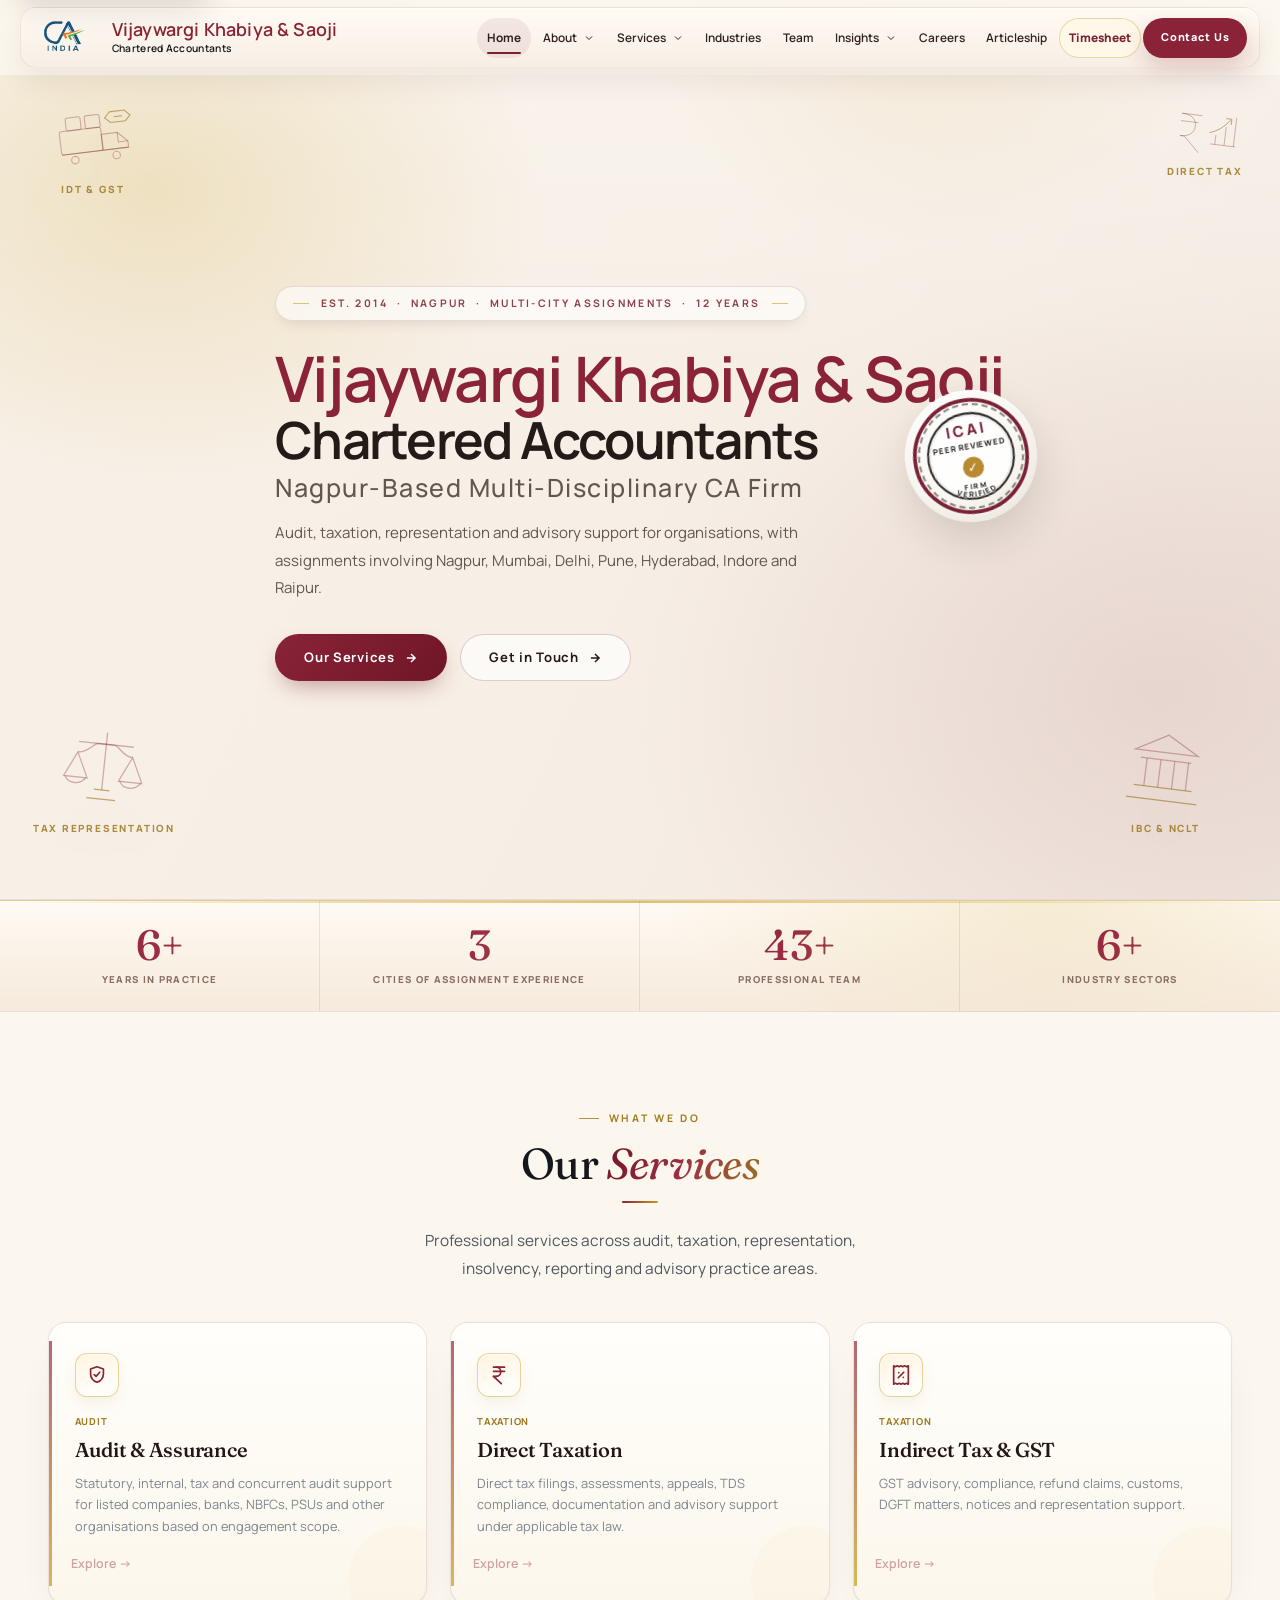
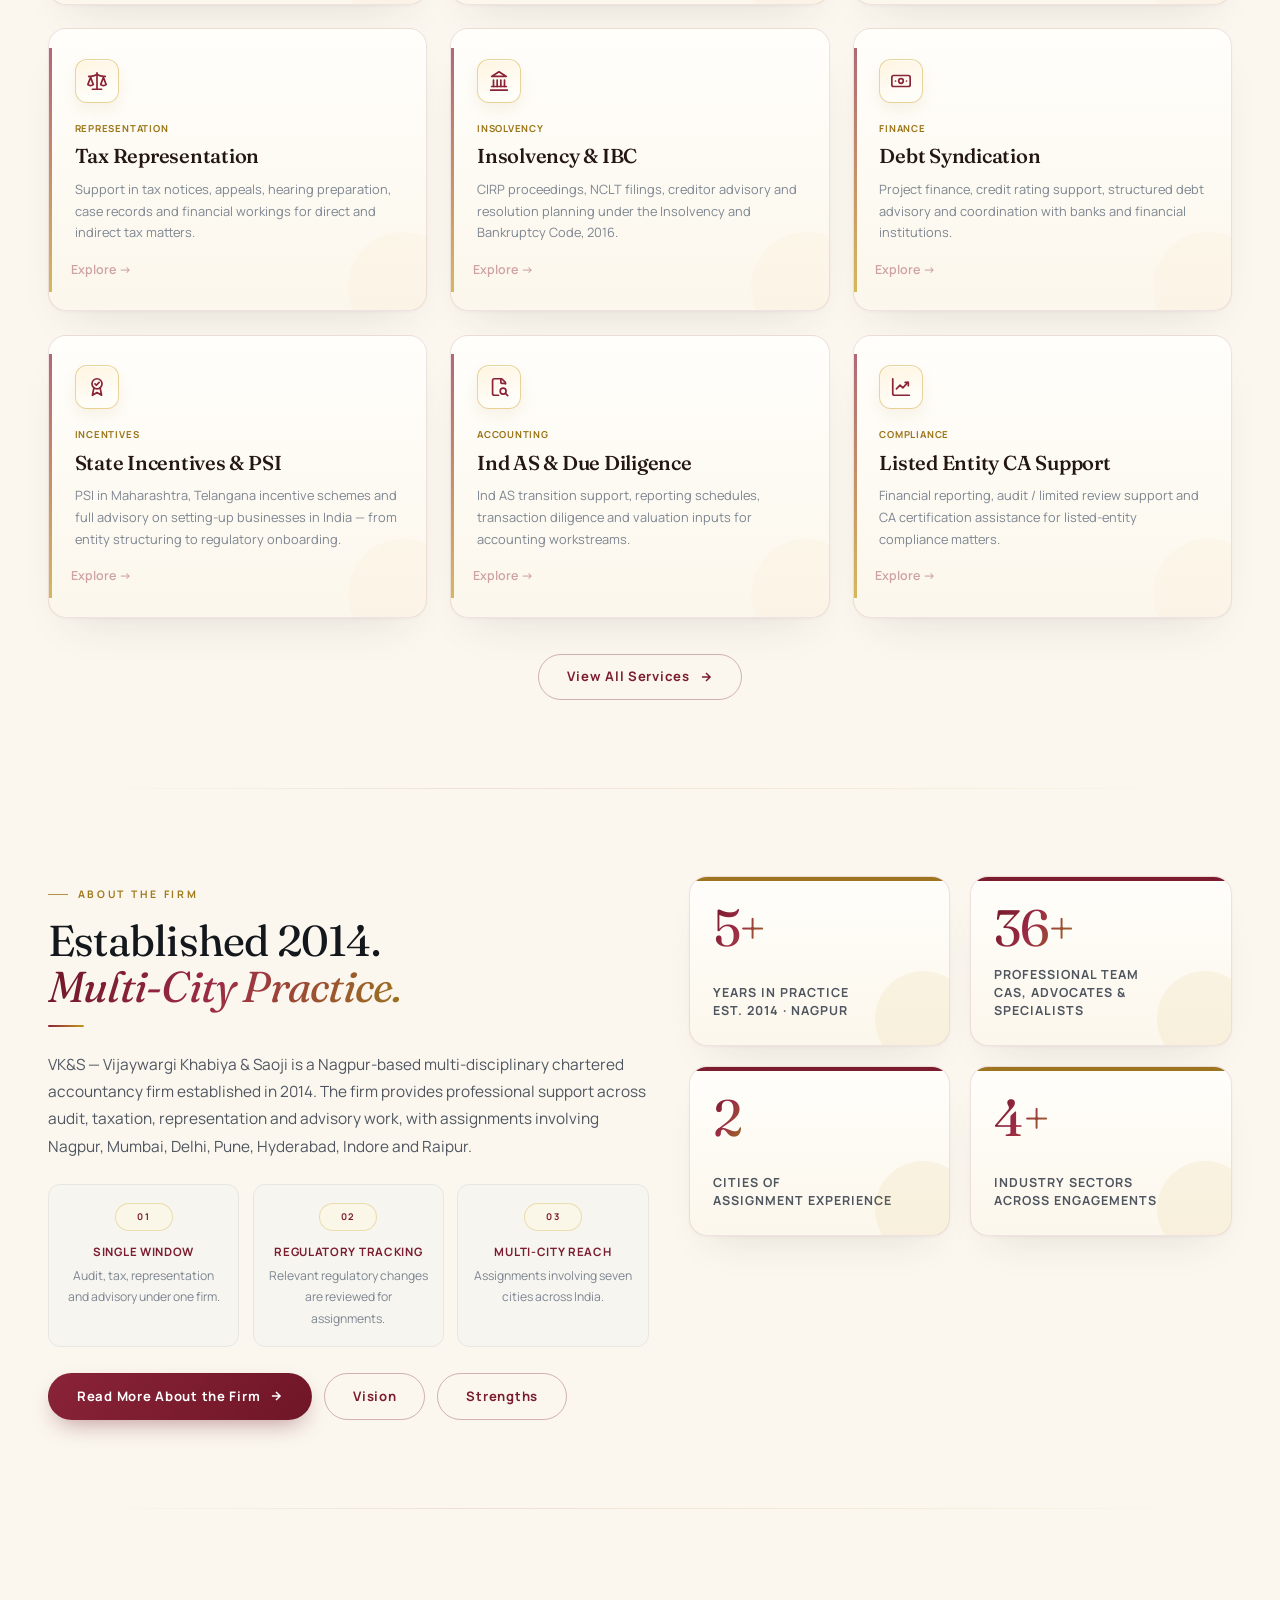
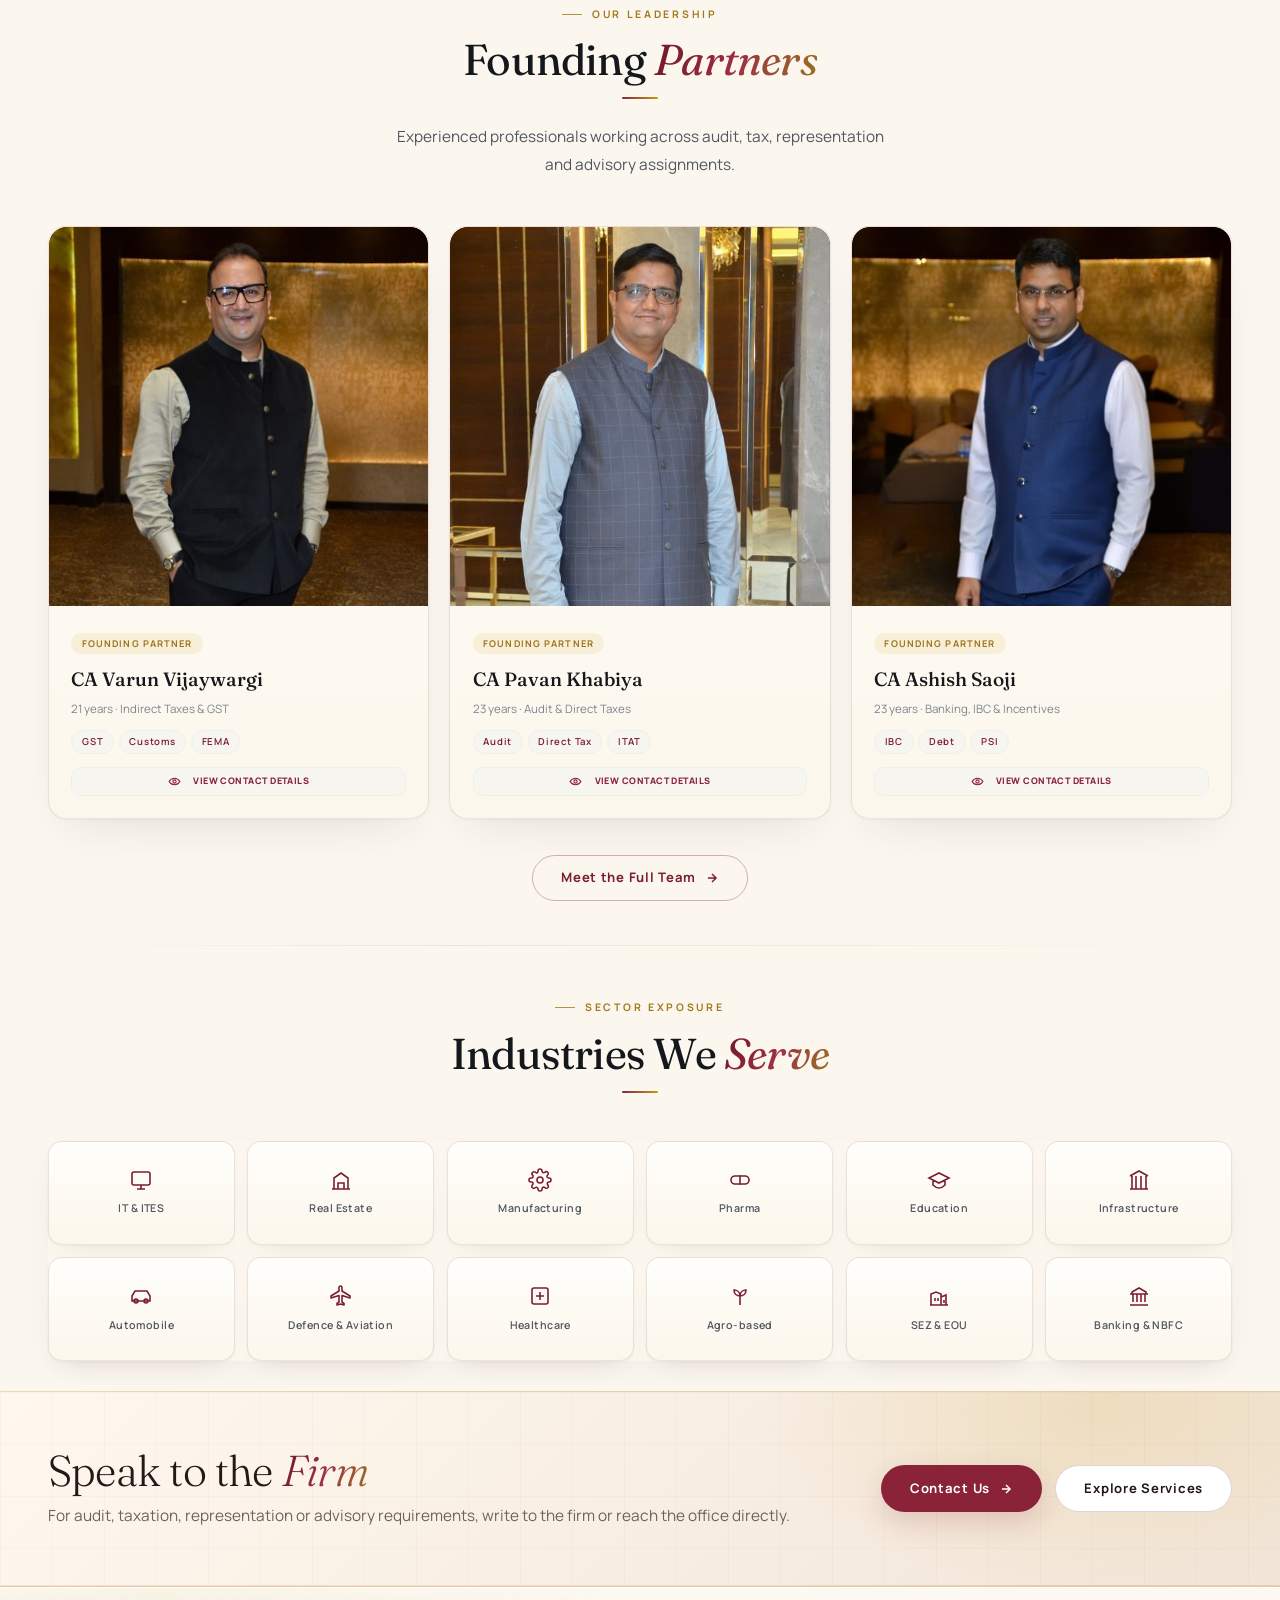
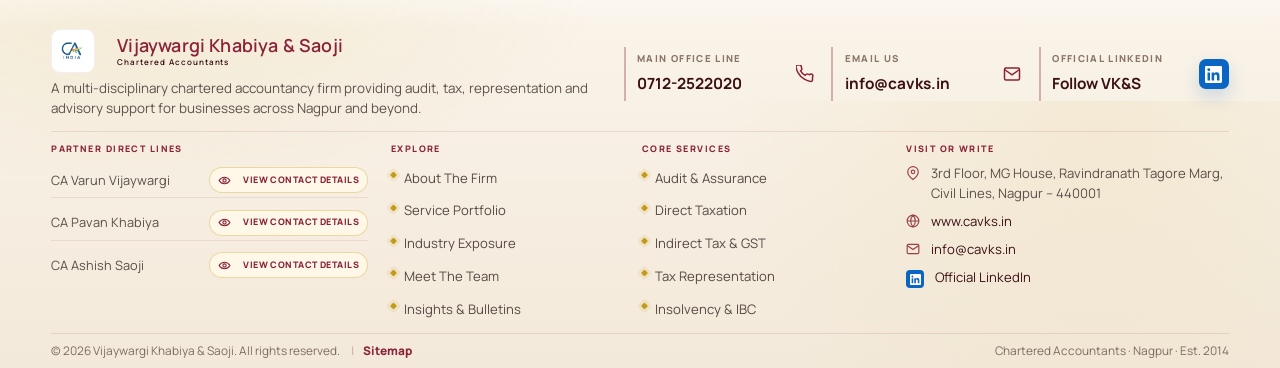
<file: index.html>
﻿<!DOCTYPE html>
<html lang="en">
<head>
<meta charset="UTF-8"/>
<meta name="viewport" content="width=device-width,initial-scale=1.0"/>
<title>Vijaywargi Khabiya &amp; Saoji &mdash; Chartered Accountants, Nagpur | Est. 2014</title>
<meta name="description" content="VK&amp;S &mdash; Vijaywargi Khabiya &amp; Saoji, Chartered Accountants, Nagpur. Practice areas include audit and assurance, direct and indirect taxation, tax representation, IBC and advisory work."/>
<meta name="robots" content="index,follow,max-image-preview:large"/>
<meta property="og:image" content="https://www.cavks.in/images/logo.jpg"/>
<meta name="twitter:card" content="summary"/>
<meta name="twitter:title" content="Vijaywargi Khabiya &amp; Saoji &mdash; Chartered Accountants, Nagpur | Est. 2014"/>
<meta name="twitter:description" content="VK&amp;S &mdash; Vijaywargi Khabiya &amp; Saoji, Chartered Accountants, Nagpur. Practice areas include audit and assurance, direct and indirect taxation, tax representation, IBC and advisory work."/>
<meta name="twitter:image" content="https://www.cavks.in/images/logo.jpg"/>
<meta property="og:title" content="Vijaywargi Khabiya &amp; Saoji &mdash; Chartered Accountants"/>
<meta property="og:description" content="A Nagpur-based multi-disciplinary CA firm. Practice areas include audit, taxation, representation and advisory."/>
<meta property="og:type" content="website"/>
<meta property="og:url" content="https://www.cavks.in/"/>
<link rel="canonical" href="https://www.cavks.in/"/>
<link rel="icon" type="image/jpeg" href="images/logo.jpg"/>
<link rel="apple-touch-icon" href="images/logo.jpg"/>
<link rel="manifest" href="site.webmanifest"/>
<meta name="theme-color" content="#7b1d2e"/>
<link rel="preconnect" href="https://fonts.googleapis.com"/>
<link rel="preconnect" href="https://fonts.gstatic.com" crossorigin/>
<link rel="stylesheet" href="https://fonts.googleapis.com/css2?family=Fraunces:ital,opsz,wght@0,9..144,300..700;1,9..144,300..700&family=Manrope:wght@200..800&display=swap"/>
<link rel="stylesheet" href="style.css"/>
<script type="application/ld+json">
{
  "@context": "https://schema.org",
  "@type": "AccountingService",
  "name": "Vijaywargi Khabiya & Saoji",
  "alternateName": "VK&S Chartered Accountants",
  "description": "A Nagpur-based multi-disciplinary chartered accountancy firm. Practice areas include audit, direct and indirect taxation, tax representation, IBC and advisory work.",
  "url": "https://www.cavks.in/",
  "telephone": "+91-712-2522020",
  "email": "info@cavks.in",
  "foundingDate": "2014",
  "address": {
    "@type": "PostalAddress",
    "streetAddress": "3rd Floor, MG House, Ravindranath Tagore Marg, Civil Lines",
    "addressLocality": "Nagpur",
    "postalCode": "440001",
    "addressRegion": "Maharashtra",
    "addressCountry": "IN"
  },
  "areaServed": ["Nagpur","Mumbai","Delhi","Pune","Hyderabad","Indore","Raipur"],
  "sameAs": [
    "https://www.linkedin.com/company/vijaywargi-khabiya-saoji-chartered-accountants/"
  ]
}
</script>
</head>
<body>
<a class="skip-link" href="#main-content">Skip to main content</a>

<!-- NAV -->
<nav class="nav">
  <div class="container nav-inner">
    <a href="index.html" class="logo">
  <img height="1330" width="1703" decoding="async" src="images/logo.jpg" alt="VK&amp;S CA" class="logo-img" loading="eager"/>
  <div class="logo-text">
    <span class="logo-firm">Vijaywargi Khabiya &amp; Saoji</span>        <span class="logo-tag">Chartered Accountants</span>
  </div>
    </a>
    <ul class="nav-links">
      <li class="nav-item"><a href="index.html" class="active">Home</a></li>
      <li class="nav-item has-dropdown">
        <button class="nav-drop-toggle" aria-expanded="false">About <svg viewBox="0 0 24 24" fill="none" stroke="currentColor" stroke-width="2"><path d="M6 9l6 6 6-6"/></svg></button>
        <div class="nav-dropdown">
          <a href="about.html#overview"><span>Firm Overview</span><small>Our story, multi-city presence and firm philosophy.</small></a>
          <a href="about.html#firm-vision"><span>Vision</span><small>Inclusive growth, compliance culture and expanding reach.</small></a>
          <a href="about.html#firm-strengths"><span>Strengths</span><small>Professionalism, quality deliverables and practical advisory.</small></a>
          <a href="about.html#firm-profile"><span>Firm Profile</span><small>Practice approach, reach and core professional strengths.</small></a>
        </div>
      </li>
      <li class="nav-item has-dropdown">
        <button class="nav-drop-toggle" aria-expanded="false">Services <svg viewBox="0 0 24 24" fill="none" stroke="currentColor" stroke-width="2"><path d="M6 9l6 6 6-6"/></svg></button>
        <div class="nav-dropdown">
          <a href="services.html#audit"><span>Audit &amp; Assurance</span><small>Statutory, internal, tax and concurrent audit support.</small></a>
          <a href="services.html#direct-tax"><span>Direct Taxation</span><small>Tax planning, assessments and litigation representation.</small></a>
          <a href="services.html#indirect-tax"><span>Indirect Tax &amp; GST</span><small>GST advisory, compliance, refunds and disputes.</small></a>
          <a href="services.html#legal"><span>Tax Representation</span><small>Tax notices, appeals and case-file support.</small></a>
          <a href="services.html#insolvency"><span>Insolvency &amp; IBC</span><small>CIRP, NCLT matters and restructuring support.</small></a>
          <a href="services.html"><span>See All Services In Detail</span></a>
        </div>
      </li>
      <li class="nav-item"><a href="industries.html">Industries</a></li>
      <li class="nav-item"><a href="partners.html">Team</a></li>
      <li class="nav-item has-dropdown">
        <button class="nav-drop-toggle" aria-expanded="false">Insights <svg viewBox="0 0 24 24" fill="none" stroke="currentColor" stroke-width="2"><path d="M6 9l6 6 6-6"/></svg></button>
        <div class="nav-dropdown">
          <a href="publications.html#monthly-bulletins"><span>Monthly Bulletins</span><small>Monthly VK&amp;S bulletin issues in one place.</small></a>
          <a href="publications.html#articles-alerts"><span>Articles &amp; Alerts</span><small>Insights, technical articles and regulatory updates.</small></a>
        </div>
      </li>
      <li class="nav-item"><a href="careers.html">Careers</a></li>
      <li class="nav-item"><a href="articleship.html">Articleship</a></li>
      <li class="nav-item"><a href="https://abhi-codex48.github.io/vks-nagpur/vks-timesheet.html" class="nav-timesheet-btn" data-timesheet-link>Timesheet</a></li>
      <li class="nav-item"><a href="contact.html" class="nav-cta-btn">Contact Us</a></li>
    </ul>
    <button class="ham" aria-label="Menu"><span></span><span></span><span></span></button>
  </div>
</nav>
<div class="drawer">
  <a href="index.html">Home</a>
  <div class="drawer-group">
    <button class="drawer-toggle" aria-expanded="false">About <svg viewBox="0 0 24 24" fill="none" stroke="currentColor" stroke-width="2"><path d="M6 9l6 6 6-6"/></svg></button>
    <div class="drawer-panel"><div class="drawer-panel-inner">
      <a href="about.html#overview">Firm Overview</a>
      <a href="about.html#firm-vision">Vision</a>
      <a href="about.html#firm-strengths">Strengths</a>
      <a href="about.html#firm-profile">Firm Profile</a>
    </div></div>
  </div>
  <div class="drawer-group">
    <button class="drawer-toggle" aria-expanded="false">Services <svg viewBox="0 0 24 24" fill="none" stroke="currentColor" stroke-width="2"><path d="M6 9l6 6 6-6"/></svg></button>
    <div class="drawer-panel"><div class="drawer-panel-inner">
      <a href="services.html#audit">Audit &amp; Assurance</a>
      <a href="services.html#direct-tax">Direct Taxation</a>
      <a href="services.html#indirect-tax">Indirect Tax &amp; GST</a>
      <a href="services.html#legal">Tax Representation</a>
      <a href="services.html#insolvency">Insolvency &amp; IBC</a>
      <a href="services.html">See All Services In Detail</a>
    </div></div>
  </div>
  <a href="industries.html">Industries</a>
  <a href="partners.html">Team</a>
  <div class="drawer-group">
    <button class="drawer-toggle" aria-expanded="false">Insights <svg viewBox="0 0 24 24" fill="none" stroke="currentColor" stroke-width="2"><path d="M6 9l6 6 6-6"/></svg></button>
    <div class="drawer-panel"><div class="drawer-panel-inner">
      <a href="publications.html#monthly-bulletins">Monthly Bulletins</a>
      <a href="publications.html#articles-alerts">Articles &amp; Alerts</a>
    </div></div>
  </div>
  <a href="careers.html">Careers</a>
  <a href="articleship.html">Articleship</a>
  <a href="https://abhi-codex48.github.io/vks-nagpur/vks-timesheet.html" data-timesheet-link>Timesheet</a>
  <a href="contact.html">Contact</a>
</div>
<!-- HERO -->
<section id="main-content" class="hero">
  <div class="hero-bg"></div>
  <div class="hero-mesh"></div>
  <div class="hero-sketches" aria-hidden="true">
    <div class="hero-sketch sketch-calc">
      <svg viewBox="0 0 180 145" fill="none" stroke="currentColor" stroke-width="2">
        <rect x="28" y="58" width="78" height="44" rx="4"></rect>
        <path d="M106 72h30l18 18v12h-48V72Z"></path>
        <path d="M136 72v18h18"></path>
        <rect x="42" y="34" width="28" height="24" rx="3"></rect>
        <rect x="78" y="34" width="28" height="24" rx="3"></rect>
        <path d="M28 102h126"></path>
        <circle cx="52" cy="114" r="7"></circle>
        <circle cx="130" cy="114" r="7"></circle>
        <path class="g" d="M126 32h28l10 10-10 10h-28l-10-10 10-10Z"></path>
        <path class="g" d="M133 42h16"></path>
      </svg>
      <span>IDT &amp; GST</span>
    </div>
    <div class="hero-sketch sketch-tax">
      <svg viewBox="0 0 180 145" fill="none" stroke="currentColor" stroke-width="2">
        <path d="M38 58h44"></path>
        <path d="M38 74h38"></path>
        <path d="M40 58c20 0 30 10 30 24s-10 24-30 24h9l34 32"></path>
        <path d="M106 116h54"></path>
        <path d="M116 116V96"></path>
        <path d="M136 116V76"></path>
        <path d="M156 116V54"></path>
        <path class="g" d="M102 92c16-5 30-16 42-32"></path>
        <path class="g" d="M134 58h12v12"></path>
      </svg>
      <span>Direct Tax</span>
    </div>
    <div class="hero-sketch sketch-scales">
      <svg viewBox="0 0 180 145" fill="none" stroke="currentColor" stroke-width="2">
        <path d="M90 22v88"></path>
        <path d="M48 40h84"></path>
        <path d="M48 56 30 94h36L48 56Z"></path>
        <path d="M132 56 114 94h36L132 56Z"></path>
        <path d="M48 56c16 0 22-16 30-16h24c8 0 14 16 30 16"></path>
        <path class="g" d="M68 124h44"></path>
        <path class="g" d="M78 110h24"></path>
        <path d="M32 94c6 12 24 12 32 0"></path>
        <path d="M116 94c6 12 24 12 32 0"></path>
      </svg>
      <span>Tax Representation</span>
    </div>
    <div class="hero-sketch sketch-ibc">
      <svg viewBox="0 0 180 145" fill="none" stroke="currentColor" stroke-width="2">
        <path d="M90 22 40 50h100L90 22Z"></path>
        <path d="M50 62h80"></path>
        <path d="M60 62v44"></path>
        <path d="M82 62v44"></path>
        <path d="M104 62v44"></path>
        <path d="M126 62v44"></path>
        <path class="g" d="M44 106h92"></path>
        <path class="g" d="M34 126h112"></path>
      </svg>
      <span>IBC &amp; NCLT</span>
    </div>
  </div>
  <button class="hero-peer-stamp" type="button" data-peer-open aria-haspopup="dialog" aria-controls="peerReviewModal" aria-label="Open ICAI Peer Review Certificate">
    <span class="hero-peer-stamp-ring">
      <span class="hero-peer-stamp-halo" aria-hidden="true"></span>
      <svg viewBox="0 0 160 160" aria-hidden="true">
        <circle class="stamp-outer-circle" cx="80" cy="80" r="68"></circle>
        <circle class="stamp-inner-circle" cx="80" cy="80" r="52"></circle>
      </svg>
      <svg class="hero-peer-stamp-curve" viewBox="0 0 160 160" aria-hidden="true">
        <path id="peerStampVerifiedArc" d="M39 108 A49 49 0 0 0 121 108"></path>
        <text><textPath href="#peerStampVerifiedArc" startOffset="50%" text-anchor="middle">VERIFIED</textPath></text>
      </svg>
      <span class="hero-peer-stamp-center">
        <strong>ICAI</strong>
        <span>Peer Reviewed</span>
        <i aria-hidden="true">✓</i>
        <small>Firm</small>
      </span>
    </span>
  </button>
  <div class="container">
    <div class="hero-content">
      <div class="hero-est">Est. 2014 &nbsp;&middot;&nbsp; Nagpur &nbsp;&middot;&nbsp; Multi-City Assignments &nbsp;&middot;&nbsp; 12 Years</div>
      <h1>
        <span class="hero-name hero-name-desktop">Vijaywargi Khabiya &amp; Saoji</span>
        <span class="hero-name hero-name-mobile" aria-hidden="true">Vijaywargi Khabiya<br/>&amp; Saoji</span>
        <em>Chartered Accountants</em>
        <small>Nagpur-Based Multi-Disciplinary CA Firm</small>
      </h1>
      <p class="hero-desc">Audit, taxation, representation and advisory support for organisations, with assignments involving Nagpur, Mumbai, Delhi, Pune, Hyderabad, Indore and Raipur.</p>
      <div class="hero-actions">
        <a href="#services-bento" class="btn btn-gold">Our Services <svg class="arr" viewBox="0 0 24 24" fill="none" stroke="currentColor" stroke-width="2.5"><path d="M5 12h14M12 5l7 7-7 7"/></svg></a>
        <a href="contact.html" class="btn btn-ghost">Get in Touch <svg class="arr" viewBox="0 0 24 24" fill="none" stroke="currentColor" stroke-width="2.5"><path d="M5 12h14M12 5l7 7-7 7"/></svg></a>
      </div>
      <button class="hero-peer-mobile" type="button" data-peer-open aria-haspopup="dialog" aria-controls="peerReviewModal">
        <span class="hero-peer-mobile-mark">ICAI</span>
        <span>Peer Review Certificate</span>
      </button>
    </div>
  </div>
  
</section>

<div class="peer-review-modal" id="peerReviewModal" aria-hidden="true" role="dialog" aria-modal="true" aria-labelledby="peerReviewTitle">
  <div class="peer-review-backdrop" data-peer-close></div>
  <div class="peer-review-dialog">
    <button class="peer-review-close" type="button" aria-label="Close certificate" data-peer-close>&times;</button>
    <div class="peer-review-copy">
      <h3 id="peerReviewTitle">ICAI Peer Review Certificate</h3>
    </div>
    <div class="peer-review-frame">
      <img height="4096" width="3072" decoding="async" src="images/peer-review-certificate.jpg" alt="ICAI Peer Review Certificate" class="peer-review-image"/>
      <div class="peer-review-placeholder">Peer review certificate image is currently unavailable.</div>
    </div>
  </div>
</div>

<!-- STATS BAR -->
<div class="stats-bar">
  <div class="stat-cell rv"><div class="stat-n" data-count="12" data-suffix="+">12+</div><div class="stat-l">Years in Practice</div></div>
  <div class="stat-cell rv rv-d1"><div class="stat-n" data-count="7">7</div><div class="stat-l">Cities of Assignment Experience</div></div>
  <div class="stat-cell rv rv-d2"><div class="stat-n" data-count="80" data-suffix="+">80+</div><div class="stat-l">Professional Team</div></div>
  <div class="stat-cell rv rv-d3"><div class="stat-n" data-count="12" data-suffix="+">12+</div><div class="stat-l">Industry Sectors</div></div>
</div>



<!-- SERVICES BENTO -->
<section class="pad" id="services-bento">
  <div class="container">
    <div class="rv tc">
      <span class="eyebrow" style="justify-content:center">What We Do</span>
      <h2>Our <em style="color:#8a2338">Services</em></h2>
      <div class="rule c"></div>
      <p style="max-width:min(500px,100%);margin:0 auto">Professional services across audit, taxation, representation, insolvency, reporting and advisory practice areas.</p>
    </div>
    <div class="bento-grid">
      <div class="bento-card rv rv-d1" data-card-href="services.html#audit" role="link" tabindex="0" aria-label="Open Audit and Assurance service details">
        <div class="bc-icon"><svg viewBox="0 0 24 24" fill="none" stroke="currentColor" aria-hidden="true" stroke-linecap="round" stroke-linejoin="round"><path d="M12 3 5 5.5v5c0 4.5 3 7.9 7 9.5 4-1.6 7-5 7-9.5v-5L12 3Z"/><path d="m9 11.5 2 2 4-4.5"/></svg></div>
        <div class="bc-tag">Audit</div>
        <div class="bc-title">Audit &amp; Assurance</div>
        <p class="bc-desc">Statutory, internal, tax and concurrent audit support for listed companies, banks, NBFCs, PSUs and other organisations based on engagement scope.</p>
        <a href="services.html#audit" class="bc-arrow">Explore &rarr;</a>
      </div>
      <div class="bento-card rv rv-d2" data-card-href="services.html#direct-tax" role="link" tabindex="0" aria-label="Open Direct Taxation service details">
        <div class="bc-icon"><svg viewBox="0 0 24 24" fill="none" stroke="currentColor" aria-hidden="true" stroke-linecap="round" stroke-linejoin="round"><path d="M6 3.5h12"/><path d="M6 8h12"/><path d="M9 13.5c6.5 0 6.5-10 0-10"/><path d="M6 13.5h3"/><path d="m6 13.5 8.5 8"/></svg></div>
        <div class="bc-tag">Taxation</div>
        <div class="bc-title">Direct Taxation</div>
        <p class="bc-desc">Direct tax filings, assessments, appeals, TDS compliance, documentation and advisory support under applicable tax law.</p>
        <a href="services.html#direct-tax" class="bc-arrow">Explore &rarr;</a>
      </div>
      <div class="bento-card rv rv-d3" data-card-href="services.html#indirect-tax" role="link" tabindex="0" aria-label="Open Indirect Tax and GST service details">
        <div class="bc-icon"><svg viewBox="0 0 24 24" fill="none" stroke="currentColor" aria-hidden="true" stroke-linecap="round" stroke-linejoin="round"><path d="M4 2v20l2-1 2 1 2-1 2 1 2-1 2 1 2-1 2 1V2l-2 1-2-1-2 1-2-1-2 1-2-1-2 1Z"/><path d="m15 9-6 6"/><path d="M9.5 9.5h.01"/><path d="M14.5 14.5h.01"/></svg></div>
        <div class="bc-tag">Taxation</div>
        <div class="bc-title">Indirect Tax &amp; GST</div>
        <p class="bc-desc">GST advisory, compliance, refund claims, customs, DGFT matters, notices and representation support.</p>
        <a href="services.html#indirect-tax" class="bc-arrow">Explore &rarr;</a>
      </div>
      <div class="bento-card rv rv-d1" data-card-href="services.html#legal" role="link" tabindex="0" aria-label="Open Tax Representation service details">
        <div class="bc-icon"><svg viewBox="0 0 24 24" fill="none" stroke="currentColor" aria-hidden="true" stroke-linecap="round" stroke-linejoin="round"><path d="m16 16 3-8 3 8c-.87.65-1.92 1-3 1s-2.13-.35-3-1Z"/><path d="m2 16 3-8 3 8c-.87.65-1.92 1-3 1s-2.13-.35-3-1Z"/><path d="M7 21h10"/><path d="M12 3v18"/><path d="M3 7h2c2 0 5-1 7-2 2 1 5 2 7 2h2"/></svg></div>
        <div class="bc-tag">Representation</div>
        <div class="bc-title">Tax Representation</div>
        <p class="bc-desc">Support in tax notices, appeals, hearing preparation, case records and financial workings for direct and indirect tax matters.</p>
        <a href="services.html#legal" class="bc-arrow">Explore &rarr;</a>
      </div>
      <div class="bento-card rv rv-d2" data-card-href="services.html#insolvency" role="link" tabindex="0" aria-label="Open Insolvency and IBC service details">
        <div class="bc-icon"><svg viewBox="0 0 24 24" fill="none" stroke="currentColor" aria-hidden="true" stroke-linecap="round" stroke-linejoin="round"><path d="M3 22h18"/><path d="M6 18v-7"/><path d="M10 18v-7"/><path d="M14 18v-7"/><path d="M18 18v-7"/><path d="m12 2 8 5H4l8-5Z"/><path d="M4 18h16"/></svg></div>
        <div class="bc-tag">Insolvency</div>
        <div class="bc-title">Insolvency &amp; IBC</div>
        <p class="bc-desc">CIRP proceedings, NCLT filings, creditor advisory and resolution planning under the Insolvency and Bankruptcy Code, 2016.</p>
        <a href="services.html#insolvency" class="bc-arrow">Explore &rarr;</a>
      </div>
      <div class="bento-card rv rv-d3" data-card-href="services.html#debt" role="link" tabindex="0" aria-label="Open Debt Syndication service details">
        <div class="bc-icon"><svg viewBox="0 0 24 24" fill="none" stroke="currentColor" aria-hidden="true" stroke-linecap="round" stroke-linejoin="round"><rect x="2" y="6" width="20" height="12" rx="2"/><circle cx="12" cy="12" r="2.5"/><path d="M6 12h.01"/><path d="M18 12h.01"/></svg></div>
        <div class="bc-tag">Finance</div>
        <div class="bc-title">Debt Syndication</div>
        <p class="bc-desc">Project finance, credit rating support, structured debt advisory and coordination with banks and financial institutions.</p>
        <a href="services.html#debt" class="bc-arrow">Explore &rarr;</a>
      </div>
      <div class="bento-card rv rv-d1" data-card-href="services.html#incentives" role="link" tabindex="0" aria-label="Open State Incentives and PSI service details">
        <div class="bc-icon"><svg viewBox="0 0 24 24" fill="none" stroke="currentColor" aria-hidden="true" stroke-linecap="round" stroke-linejoin="round"><circle cx="12" cy="8.5" r="5.5"/><path d="m15.4 12.9 1.6 8.1-5-3-5 3 1.6-8.1"/><path d="m9.8 8.6 1.5 1.5 3-3.2"/></svg></div>
        <div class="bc-tag">Incentives</div>
        <div class="bc-title">State Incentives &amp; PSI</div>
        <p class="bc-desc">PSI in Maharashtra, Telangana incentive schemes and full advisory on setting-up businesses in India &mdash; from entity structuring to regulatory onboarding.</p>
        <a href="services.html#incentives" class="bc-arrow">Explore &rarr;</a>
      </div>
      <div class="bento-card rv rv-d2" data-card-href="services.html#indas" role="link" tabindex="0" aria-label="Open Ind AS and Due Diligence service details">
        <div class="bc-icon"><svg viewBox="0 0 24 24" fill="none" stroke="currentColor" aria-hidden="true" stroke-linecap="round" stroke-linejoin="round"><path d="M14 3v4a1 1 0 0 0 1 1h4"/><path d="M19 8.5V7l-4-4H7a2 2 0 0 0-2 2v14a2 2 0 0 0 2 2h4.5"/><circle cx="16.5" cy="16.5" r="3.2"/><path d="m21.5 21.5-2.2-2.2"/></svg></div>
        <div class="bc-tag">Accounting</div>
        <div class="bc-title">Ind AS &amp; Due Diligence</div>
        <p class="bc-desc">Ind AS transition support, reporting schedules, transaction diligence and valuation inputs for accounting workstreams.</p>
        <a href="services.html#indas" class="bc-arrow">Explore &rarr;</a>
      </div>
      <div class="bento-card rv rv-d3" data-card-href="services.html#listing" role="link" tabindex="0" aria-label="Open Listed Entity CA Support service details">
        <div class="bc-icon"><svg viewBox="0 0 24 24" fill="none" stroke="currentColor" aria-hidden="true" stroke-linecap="round" stroke-linejoin="round"><path d="M3 3v16a2 2 0 0 0 2 2h16"/><path d="m7 14 4-4 3 3 5.5-6"/><path d="M16.5 7H20v3.5"/></svg></div>
        <div class="bc-tag">Compliance</div>
        <div class="bc-title">Listed Entity CA Support</div>
        <p class="bc-desc">Financial reporting, audit / limited review support and CA certification assistance for listed-entity compliance matters.</p>
        <a href="services.html#listing" class="bc-arrow">Explore &rarr;</a>
      </div>
    </div>
    <div class="tc rv" style="margin-top:2.25rem">
      <a href="services.html" class="btn btn-outline">View All Services <svg class="arr" viewBox="0 0 24 24" fill="none" stroke="currentColor" stroke-width="2.5"><path d="M5 12h14M12 5l7 7-7 7"/></svg></a>
    </div>
  </div>
</section>

<!-- FIRM OVERVIEW -->
<section class="pad firm-overview-section" style="background:var(--surf)">
  <div class="container">
    <div class="firm-overview">
      <div class="firm-overview-copy">
        <span class="eyebrow rv">About the Firm</span>
        <h2 class="rv rv-d1">Established 2014.<br/><em style="color:#8a2338">Multi-City Practice.</em></h2>
        <div class="rule rv rv-d2"></div>
      <p class="rv rv-d2">VK&amp;S &mdash; Vijaywargi Khabiya &amp; Saoji is a Nagpur-based multi-disciplinary chartered accountancy firm established in 2014. The firm provides professional support across audit, taxation, representation and advisory work, with assignments involving Nagpur, Mumbai, Delhi, Pune, Hyderabad, Indore and Raipur.</p>
        <div class="pillars rv rv-d3">
          <div class="pillar"><div class="pillar-icon">01</div><h4>Single Window</h4><p>Audit, tax, representation and advisory under one firm.</p></div>
          <div class="pillar"><div class="pillar-icon">02</div><h4>Regulatory Tracking</h4><p>Relevant regulatory changes are reviewed for assignments.</p></div>
          <div class="pillar"><div class="pillar-icon">03</div><h4>Multi-City Reach</h4><p>Assignments involving seven cities across India.</p></div>
        </div>
        <div class="rv rv-d4" style="margin-top:1.65rem;display:flex;gap:.75rem;flex-wrap:wrap">
          <a href="about.html#overview" class="btn btn-navy">Read More About the Firm <svg class="arr" viewBox="0 0 24 24" fill="none" stroke="currentColor" stroke-width="2.5"><path d="M5 12h14M12 5l7 7-7 7"/></svg></a>
          <a href="about.html#firm-vision" class="btn btn-outline">Vision</a>
          <a href="about.html#firm-strengths" class="btn btn-outline">Strengths</a>
        </div>
      </div>
      <div class="firm-overview-stats">
        <div class="achieve-grid achieve-grid-compact">
          <div class="achieve-card rv rv-d1">
            <div class="achieve-num"><span data-count="12" data-suffix="+">12+</span></div>
            <div class="achieve-label">Years in Practice<br/>Est. 2014 &middot; Nagpur</div>
          </div>
          <div class="achieve-card rv rv-d2">
            <div class="achieve-num"><span data-count="80" data-suffix="+">80+</span></div>
            <div class="achieve-label">Professional Team<br/>CAs, Advocates &amp; Specialists</div>
          </div>
          <div class="achieve-card rv rv-d3">
            <div class="achieve-num"><span data-count="7">7</span></div>
            <div class="achieve-label">Cities of<br/>Assignment Experience</div>
          </div>
          <div class="achieve-card rv rv-d4">
            <div class="achieve-num"><span data-count="12" data-suffix="+">12+</span></div>
            <div class="achieve-label">Industry Sectors<br/>Across Engagements</div>
          </div>
        </div>
      </div>
    </div>
  </div>
</section>

<!-- PARTNERS PREVIEW -->
<section class="pad home-partners-preview">
  <div class="container">
    <div class="rv tc">
      <span class="eyebrow" style="justify-content:center">Our Leadership</span>
      <h2>Founding <em style="color:#8a2338">Partners</em></h2>
      <div class="rule c"></div>
      <p style="max-width:min(500px,100%);margin:0 auto">Experienced professionals working across audit, tax, representation and advisory assignments.</p>
    </div>
    <div class="partners-slider-mob" id="partnerSliderMob" style="display:none">
  <button class="p-slider-arrow prev" id="pSliderPrev" aria-label="Previous"><svg width="16" height="16" viewBox="0 0 24 24" fill="none" stroke="currentColor" stroke-width="2"><path d="M15 18l-6-6 6-6"/></svg></button>
  <div class="p-slider-track-wrap"><div class="p-slider-track" id="pSliderTrack"></div></div>
  <button class="p-slider-arrow next" id="pSliderNext" aria-label="Next"><svg width="16" height="16" viewBox="0 0 24 24" fill="none" stroke="currentColor" stroke-width="2"><path d="M9 18l6-6-6-6"/></svg></button>
  <div class="p-slider-dots" id="pSliderDots"></div>
</div>
<div class="partners-grid" id="partnersGridDesktop">
      <!-- Varun -->
      <div class="p-card rv rv-d1" data-partner-link="partners.html#varun" role="link" tabindex="0">
        <div class="p-photo-wrap">
          <img height="1280" width="719" decoding="async" src="images/varun.jpg" alt="CA Varun Vijaywargi" class="p-photo" loading="lazy"/>
          <div class="p-photo-overlay">
            <div class="p-overlay-content">
              <div class="p-overlay-spec">Indirect Taxes &amp; GST</div>
              <a href="partners.html#varun" class="p-overlay-mobile">View Profile</a>
            </div>
          </div>
        </div>
        <div class="p-body">
          <div class="p-prof-badge">Founding Partner</div>
          <div class="p-name">CA Varun Vijaywargi</div>
          <div class="p-exp">21 years &middot; Indirect Taxes &amp; GST</div>
          <div class="p-tags"><span class="p-tag">GST</span><span class="p-tag">Customs</span><span class="p-tag">FEMA</span></div>
          <a href="tel:+919168175444" class="p-mobile"><svg viewBox="0 0 24 24" fill="none" stroke="currentColor" stroke-width="2"><path d="M22 16.92v3a2 2 0 01-2.18 2 19.79 19.79 0 01-8.63-3.07A19.5 19.5 0 013.07 10.8a19.79 19.79 0 01-3.07-8.68A2 2 0 012 0h3a2 2 0 012 1.72 12.84 12.84 0 00.7 2.81 2 2 0 01-.45 2.11L6.09 7.91a16 16 0 006 6l1.27-1.27a2 2 0 012.11-.45 12.84 12.84 0 002.81.7A2 2 0 0122 16z"/></svg>+91 91681 75444</a>
        </div>
      </div>
      <!-- Pavan -->
      <div class="p-card rv rv-d2" data-partner-link="partners.html#pavan" role="link" tabindex="0">
        <div class="p-photo-wrap">
          <img height="1118" width="579" decoding="async" src="images/pavan.jpg" alt="CA Pavan Khabiya" class="p-photo" loading="lazy"/>
          <div class="p-photo-overlay">
            <div class="p-overlay-content">
              <div class="p-overlay-spec">Audit &amp; Direct Taxes</div>
              <a href="partners.html#pavan" class="p-overlay-mobile">View Profile</a>
            </div>
          </div>
        </div>
        <div class="p-body">
          <div class="p-prof-badge">Founding Partner</div>
          <div class="p-name">CA Pavan Khabiya</div>
          <div class="p-exp">23 years &middot; Audit &amp; Direct Taxes</div>
          <div class="p-tags"><span class="p-tag">Audit</span><span class="p-tag">Direct Tax</span><span class="p-tag">ITAT</span></div>
          <a href="tel:+919168165444" class="p-mobile"><svg viewBox="0 0 24 24" fill="none" stroke="currentColor" stroke-width="2"><path d="M22 16.92v3a2 2 0 01-2.18 2 19.79 19.79 0 01-8.63-3.07A19.5 19.5 0 013.07 10.8a19.79 19.79 0 01-3.07-8.68A2 2 0 012 0h3a2 2 0 012 1.72 12.84 12.84 0 00.7 2.81 2 2 0 01-.45 2.11L6.09 7.91a16 16 0 006 6l1.27-1.27a2 2 0 012.11-.45 12.84 12.84 0 002.81.7A2 2 0 0122 16z"/></svg>+91 91681 65444</a>
        </div>
      </div>
      <!-- Ashish -->
      <div class="p-card rv rv-d3" data-partner-link="partners.html#ashish" role="link" tabindex="0">
        <div class="p-photo-wrap">
          <img height="1280" width="741" decoding="async" src="images/ashish.jpg" alt="CA Ashish Saoji" class="p-photo" loading="lazy"/>
          <div class="p-photo-overlay">
            <div class="p-overlay-content">
              <div class="p-overlay-spec">Banking, IBC &amp; Incentives</div>
              <a href="partners.html#ashish" class="p-overlay-mobile">View Profile</a>
            </div>
          </div>
        </div>
        <div class="p-body">
          <div class="p-prof-badge">Founding Partner</div>
          <div class="p-name">CA Ashish Saoji</div>
          <div class="p-exp">23 years &middot; Banking, IBC &amp; Incentives</div>
          <div class="p-tags"><span class="p-tag">IBC</span><span class="p-tag">Debt</span><span class="p-tag">PSI</span></div>
          <a href="tel:+919325091651" class="p-mobile"><svg viewBox="0 0 24 24" fill="none" stroke="currentColor" stroke-width="2"><path d="M22 16.92v3a2 2 0 01-2.18 2 19.79 19.79 0 01-8.63-3.07A19.5 19.5 0 013.07 10.8a19.79 19.79 0 01-3.07-8.68A2 2 0 012 0h3a2 2 0 012 1.72 12.84 12.84 0 00.7 2.81 2 2 0 01-.45 2.11L6.09 7.91a16 16 0 006 6l1.27-1.27a2 2 0 012.11-.45 12.84 12.84 0 002.81.7A2 2 0 0122 16z"/></svg>+91 93250 91651</a>
        </div>
      </div>
    </div>
    <div class="tc rv" style="margin-top:2.25rem">
      <a href="partners.html" class="btn btn-outline">Meet the Full Team <svg class="arr" viewBox="0 0 24 24" fill="none" stroke="currentColor" stroke-width="2.5"><path d="M5 12h14M12 5l7 7-7 7"/></svg></a>
    </div>
  </div>
</section>

<!-- INDUSTRIES -->
<section class="pad home-industries" style="background:var(--surf)">
  <div class="container">
    <div class="rv tc">
      <span class="eyebrow" style="justify-content:center">Sector Exposure</span>
      <h2>Industries We <em style="color:#8a2338">Serve</em></h2>
      <div class="rule c"></div>
    </div>
    <div class="ind-grid">
      <div class="ind-cell rv"><div class="ind-icon"><svg viewBox="0 0 24 24" fill="none" stroke="currentColor" stroke-width="1.6"><rect x="3" y="4" width="18" height="13" rx="2"/><path d="M8 21h8M12 17v4"/></svg></div><div class="ind-name">IT &amp; ITES</div></div>
      <div class="ind-cell rv rv-d1"><div class="ind-icon"><svg viewBox="0 0 24 24" fill="none" stroke="currentColor" stroke-width="1.6"><path d="M3 21h18M5 21V10l7-5 7 5v11M9 21v-6h6v6"/></svg></div><div class="ind-name">Real Estate</div></div>
      <div class="ind-cell rv rv-d2"><div class="ind-icon"><svg viewBox="0 0 24 24" fill="none" stroke="currentColor" stroke-width="1.6"><circle cx="12" cy="12" r="3"/><path d="M19.4 15a1.65 1.65 0 00.33 1.82l.06.06a2 2 0 11-2.83 2.83l-.06-.06a1.65 1.65 0 00-1.82-.33 1.65 1.65 0 00-1 1.51V21a2 2 0 11-4 0v-.09a1.65 1.65 0 00-1-1.51 1.65 1.65 0 00-1.82.33l-.06.06a2 2 0 11-2.83-2.83l.06-.06A1.65 1.65 0 005 15a1.65 1.65 0 00-1.51-1H3a2 2 0 110-4h.09A1.65 1.65 0 005 9a1.65 1.65 0 00-.33-1.82l-.06-.06a2 2 0 112.83-2.83l.06.06A1.65 1.65 0 009 5a1.65 1.65 0 001-1.51V3a2 2 0 114 0v.09a1.65 1.65 0 001 1.51 1.65 1.65 0 001.82-.33l.06-.06a2 2 0 112.83 2.83l-.06.06A1.65 1.65 0 0019 9a1.65 1.65 0 001.51 1H21a2 2 0 110 4h-.09a1.65 1.65 0 00-1.51 1z"/></svg></div><div class="ind-name">Manufacturing</div></div>
      <div class="ind-cell rv rv-d3"><div class="ind-icon"><svg viewBox="0 0 24 24" fill="none" stroke="currentColor" stroke-width="1.6" stroke-linecap="round" stroke-linejoin="round"><rect x="3" y="8" width="18" height="8" rx="4"/><path d="M12 8v8"/></svg></div><div class="ind-name">Pharma</div></div>
      <div class="ind-cell rv rv-d1"><div class="ind-icon"><svg viewBox="0 0 24 24" fill="none" stroke="currentColor" stroke-width="1.6"><path d="M22 10L12 5 2 10l10 5 10-5zM6 12v5c2 2 4 3 6 3s4-1 6-3v-5"/></svg></div><div class="ind-name">Education</div></div>
      <div class="ind-cell rv rv-d2"><div class="ind-icon"><svg viewBox="0 0 24 24" fill="none" stroke="currentColor" stroke-width="1.6"><path d="M3 21h18M5 21V8M9 21V8M14 21V8M19 21V8M3 8l9-5 9 5"/></svg></div><div class="ind-name">Infrastructure</div></div>
      <div class="ind-cell rv"><div class="ind-icon"><svg viewBox="0 0 24 24" fill="none" stroke="currentColor" stroke-width="1.6"><path d="M5 17a2 2 0 104 0 2 2 0 00-4 0zM15 17a2 2 0 104 0 2 2 0 00-4 0zM3 17h2m12 0h4v-5l-3-5H6L3 12v5z"/></svg></div><div class="ind-name">Automobile</div></div>
      <div class="ind-cell rv rv-d1"><div class="ind-icon"><svg viewBox="0 0 24 24" fill="none" stroke="currentColor" stroke-width="1.6" stroke-linecap="round" stroke-linejoin="round"><path d="M21 14v-2l-8-5V3.5a1.5 1.5 0 00-3 0V7l-8 5v2l8-2.5V18l-2 1.5V21l3.5-1 3.5 1v-1.5L13 18v-6.5l8 2.5z"/></svg></div><div class="ind-name">Defence &amp; Aviation</div></div>
      <div class="ind-cell rv rv-d2"><div class="ind-icon"><svg viewBox="0 0 24 24" fill="none" stroke="currentColor" stroke-width="1.6"><rect x="4" y="4" width="16" height="16" rx="2"/><path d="M12 8v8M8 12h8"/></svg></div><div class="ind-name">Healthcare</div></div>
      <div class="ind-cell rv rv-d3"><div class="ind-icon"><svg viewBox="0 0 24 24" fill="none" stroke="currentColor" stroke-width="1.6"><path d="M12 21V12M12 12c-3 0-6-2-6-6 3 0 6 2 6 6zM12 12c3 0 6-2 6-6-3 0-6 2-6 6z"/></svg></div><div class="ind-name">Agro-based</div></div>
      <div class="ind-cell rv rv-d1"><div class="ind-icon"><svg viewBox="0 0 24 24" fill="none" stroke="currentColor" stroke-width="1.6"><path d="M3 21h18M4 21V10l5-2 5 2v11M14 21V13l5-2v10M8 14v3M11 14v3M17 16v3"/></svg></div><div class="ind-name">SEZ &amp; EOU</div></div>
      <div class="ind-cell rv rv-d2"><div class="ind-icon"><svg viewBox="0 0 24 24" fill="none" stroke="currentColor" stroke-width="1.6"><path d="M3 21h18M3 10h18M5 10V8l7-4 7 4v2M6 10v8M10 10v8M14 10v8M18 10v8"/></svg></div><div class="ind-name">Banking &amp; NBFC</div></div>
    </div>
  </div>
</section>

<!-- CLOSING CTA -->
<section class="cta-strip">
  <div class="container cta-inner">
    <div class="cta-copy rv">
      <h2>Speak to the <em>Firm</em></h2>
      <p>For audit, taxation, representation or advisory requirements, write to the firm or reach the office directly.</p>
    </div>
    <div class="cta-actions rv rv-d1">
      <a href="contact.html" class="btn btn-gold">Contact Us <svg class="arr" viewBox="0 0 24 24" fill="none" stroke="currentColor" stroke-width="2.5"><path d="M5 12h14M12 5l7 7-7 7"/></svg></a>
      <a href="services.html" class="btn btn-ghost">Explore Services</a>
    </div>
  </div>
</section>
<!-- FOOTER -->
<footer class="footer">
  <div class="container">
    <div class="footer-shell">
      <div class="footer-spotlight">
        <div class="footer-brand-card rv">
          <div class="footer-brand">
            <a href="index.html" class="logo" style="display:inline-flex">
              <img height="1330" width="1703" decoding="async" src="images/logo.jpg" alt="VK&amp;S" style="object-fit:contain;flex-shrink:0"/>
              <div class="logo-text" style="margin-left:.6rem">
                <span class="logo-firm">Vijaywargi Khabiya &amp; Saoji</span>        <span class="logo-tag">Chartered Accountants</span>
              </div>
            </a>
          </div>
          <p class="ft-desc">A multi-disciplinary chartered accountancy firm providing audit, tax, representation and advisory support for businesses across Nagpur and beyond.</p>
        </div>
        <div class="footer-contact-card rv rv-d1">
          <h5>Office Contact</h5>
          <div class="footer-action">
            <div class="footer-action-copy">
              <span>Main Office Line</span>
              <a href="tel:07122522020">0712-2522020</a>
            </div>
            <svg viewBox="0 0 24 24" fill="none" stroke="currentColor" stroke-width="2"><path d="M22 16.92v3a2 2 0 01-2.18 2 19.79 19.79 0 01-8.63-3.07A19.5 19.5 0 013.07 10.8a19.79 19.79 0 01-3.07-8.68A2 2 0 012 0h3a2 2 0 012 1.72 12.84 12.84 0 00.7 2.81 2 2 0 01-.45 2.11L6.09 7.91a16 16 0 006 6l1.27-1.27a2 2 0 012.11-.45 12.84 12.84 0 002.81.7A2 2 0 0122 16z"/></svg>
          </div>
          <div class="footer-action">
            <div class="footer-action-copy">
              <span>Email Us</span>
              <a href="mailto:info@cavks.in">info@cavks.in</a>
            </div>
            <svg viewBox="0 0 24 24" fill="none" stroke="currentColor" stroke-width="2"><path d="M4 4h16c1.1 0 2 .9 2 2v12c0 1.1-.9 2-2 2H4c-1.1 0-2-.9-2-2V6c0-1.1.9-2 2-2z"/><polyline points="22,6 12,13 2,6"/></svg>
          </div>
          <div class="footer-action footer-linkedin-action">
            <div class="footer-action-copy">
              <span>Official LinkedIn</span>
              <a href="https://www.linkedin.com/company/vijaywargi-khabiya-saoji-chartered-accountants/about/" target="_blank" rel="noopener">Follow VK&amp;S</a>
            </div>
            <span class="footer-linkedin-icon" aria-hidden="true"><svg viewBox="0 0 24 24"><path fill="currentColor" d="M20.45 20.45h-3.55v-5.57c0-1.33-.03-3.04-1.85-3.04-1.85 0-2.14 1.45-2.14 2.94v5.67H9.36V9h3.41v1.56h.05c.47-.9 1.64-1.85 3.37-1.85 3.6 0 4.27 2.37 4.27 5.46v6.28zM5.34 7.43a2.06 2.06 0 110-4.12 2.06 2.06 0 010 4.12zM7.12 20.45H3.56V9h3.56v11.45zM22.23 0H1.77C.79 0 0 .77 0 1.72v20.56C0 23.23.79 24 1.77 24h20.46c.98 0 1.77-.77 1.77-1.72V1.72C24 .77 23.21 0 22.23 0z"/></svg></span>
          </div>
          <p class="ft-note">3rd Floor, MG House, Ravindranath Tagore Marg, Civil Lines, Nagpur &ndash; 440001</p>
        </div>
      </div>
      <div class="footer-top">
        <div class="ft-col rv">
          <h5>Partner Direct Lines</h5>
          <div class="ft-partners">
            <div class="ft-p-item"><span class="ft-p-name">CA Varun Vijaywargi</span><a href="tel:+919168175444" class="ft-p-num">+91 91681 75444</a></div>
            <div class="ft-p-item"><span class="ft-p-name">CA Pavan Khabiya</span><a href="tel:+919168165444" class="ft-p-num">+91 91681 65444</a></div>
            <div class="ft-p-item"><span class="ft-p-name">CA Ashish Saoji</span><a href="tel:+919325091651" class="ft-p-num">+91 93250 91651</a></div>
          </div>
        </div>
        <div class="ft-col rv rv-d1">
          <h5>Explore</h5>
          <ul>
            <li><a href="about.html">About The Firm</a></li>
            <li><a href="services.html">Service Portfolio</a></li>
            <li><a href="industries.html">Industry Exposure</a></li>
            <li><a href="partners.html">Meet The Team</a></li>
            <li><a href="publications.html">Insights &amp; Bulletins</a></li>
          </ul>
        </div>
        <div class="ft-col rv rv-d2">
          <h5>Core Services</h5>
          <ul>
            <li><a href="services.html#audit">Audit &amp; Assurance</a></li>
            <li><a href="services.html#direct-tax">Direct Taxation</a></li>
            <li><a href="services.html#indirect-tax">Indirect Tax &amp; GST</a></li>
            <li><a href="services.html#legal">Tax Representation</a></li>
            <li><a href="services.html#insolvency">Insolvency &amp; IBC</a></li>
          </ul>
        </div>
        <div class="ft-col rv rv-d3">
          <h5>Visit Or Write</h5>
          <div class="ft-contact">
            <div class="ft-ci"><svg width="14" height="14" viewBox="0 0 24 24" fill="none" stroke="currentColor" stroke-width="2"><path d="M21 10c0 7-9 13-9 13s-9-6-9-13a9 9 0 0118 0z"/><circle cx="12" cy="10" r="3"/></svg><span>3rd Floor, MG House, Ravindranath Tagore Marg, Civil Lines, Nagpur &ndash; 440001</span></div>
            <div class="ft-ci"><svg width="14" height="14" viewBox="0 0 24 24" fill="none" stroke="currentColor" stroke-width="2"><circle cx="12" cy="12" r="10"/><path d="M2 12h20M12 2a15.3 15.3 0 014 10 15.3 15.3 0 01-4 10 15.3 15.3 0 01-4-10 15.3 15.3 0 014-10z"/></svg><span><a href="https://www.cavks.in" target="_blank" rel="noopener">www.cavks.in</a></span></div>
            <div class="ft-ci"><svg width="14" height="14" viewBox="0 0 24 24" fill="none" stroke="currentColor" stroke-width="2"><path d="M4 4h16c1.1 0 2 .9 2 2v12c0 1.1-.9 2-2 2H4c-1.1 0-2-.9-2-2V6c0-1.1.9-2 2-2z"/><polyline points="22,6 12,13 2,6"/></svg><span><a href="mailto:info@cavks.in">info@cavks.in</a></span></div>
            <div class="ft-ci"><span class="footer-linkedin-icon" aria-hidden="true"><svg viewBox="0 0 24 24"><path fill="currentColor" d="M20.45 20.45h-3.55v-5.57c0-1.33-.03-3.04-1.85-3.04-1.85 0-2.14 1.45-2.14 2.94v5.67H9.36V9h3.41v1.56h.05c.47-.9 1.64-1.85 3.37-1.85 3.6 0 4.27 2.37 4.27 5.46v6.28zM5.34 7.43a2.06 2.06 0 110-4.12 2.06 2.06 0 010 4.12zM7.12 20.45H3.56V9h3.56v11.45zM22.23 0H1.77C.79 0 0 .77 0 1.72v20.56C0 23.23.79 24 1.77 24h20.46c.98 0 1.77-.77 1.77-1.72V1.72C24 .77 23.21 0 22.23 0z"/></svg></span><span><a href="https://www.linkedin.com/company/vijaywargi-khabiya-saoji-chartered-accountants/about/" target="_blank" rel="noopener">Official LinkedIn</a></span></div>
          </div>
        </div>
      </div>
      <div class="footer-bottom">
        <p>&copy; 2026 Vijaywargi Khabiya &amp; Saoji. All rights reserved. <a href="sitemap.html" class="footer-sitemap-link">Sitemap</a></p>
        <p>Chartered Accountants &middot; Nagpur &middot; Est. 2014</p>
      </div>
    </div>
  </div>
</footer>

<button class="stt" aria-label="Back to top"><svg width="16" height="16" viewBox="0 0 24 24" fill="none" stroke="currentColor" stroke-width="2.5"><path d="M18 15l-6-6-6 6"/></svg></button>
<nav class="mob-nav">
  <div class="mob-nav-inner">
    <a href="index.html" class="mob-nav-item active">
      <svg viewBox="0 0 24 24" fill="none" stroke="currentColor" stroke-width="2"><path d="M3 9l9-7 9 7v11a2 2 0 01-2 2H5a2 2 0 01-2-2z"/></svg>Home
    </a>
    <a href="services.html" class="mob-nav-item">
      <svg viewBox="0 0 24 24" fill="none" stroke="currentColor" stroke-width="2"><path d="M9 5H7a2 2 0 00-2 2v12a2 2 0 002 2h10a2 2 0 002-2V7a2 2 0 00-2-2h-2M9 5a2 2 0 002 2h2a2 2 0 002-2M9 5a2 2 0 012-2h2a2 2 0 012 2"/></svg>Services
    </a>
    <a href="partners.html" class="mob-nav-item">
      <svg viewBox="0 0 24 24" fill="none" stroke="currentColor" stroke-width="2"><path d="M17 21v-2a4 4 0 00-4-4H5a4 4 0 00-4 4v2"/><circle cx="9" cy="7" r="4"/><path d="M23 21v-2a4 4 0 00-3-3.87"/><path d="M16 3.13a4 4 0 010 7.75"/></svg>Team
    </a>
    <a href="careers.html" class="mob-nav-item">
      <svg viewBox="0 0 24 24" fill="none" stroke="currentColor" stroke-width="2"><rect x="2" y="7" width="20" height="14" rx="2"/><path d="M16 7V5a2 2 0 00-2-2h-4a2 2 0 00-2 2v2"/></svg>Careers
    </a>
    <a href="contact.html" class="mob-nav-item">
      <svg viewBox="0 0 24 24" fill="none" stroke="currentColor" stroke-width="2"><path d="M22 16.92v3a2 2 0 01-2.18 2 19.79 19.79 0 01-8.63-3.07A19.5 19.5 0 013.07 10.8a19.79 19.79 0 01-3.07-8.68A2 2 0 012 0h3a2 2 0 012 1.72c.128.96.341 1.903.637 2.822a2 2 0 01-.45 2.109L6.09 7.91a16 16 0 006 6l1.27-1.27a2 2 0 012.11-.45c.92.296 1.86.51 2.82.637A2 2 0 0122 16.92z"/></svg>Contact
    </a>
  </div>
</nav>
<script src="main.js"></script>
</body>
</html>
</file>
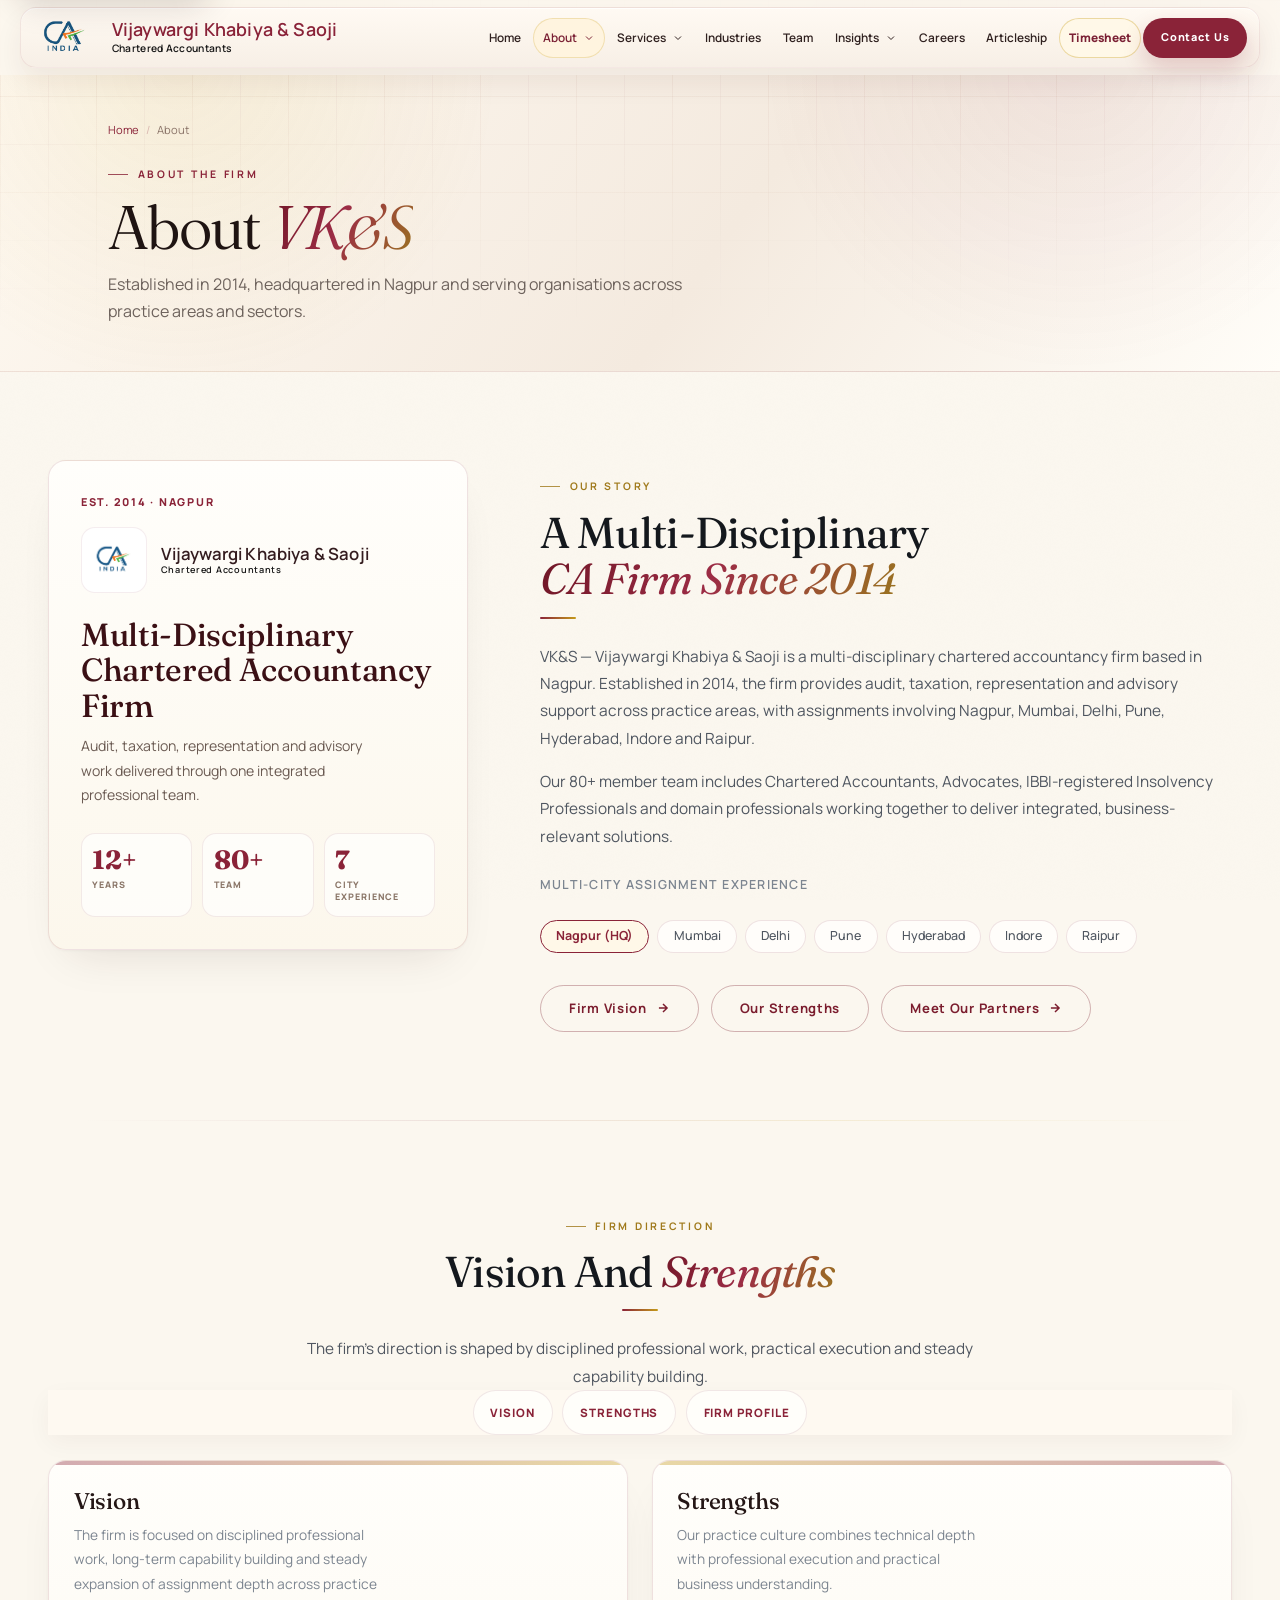
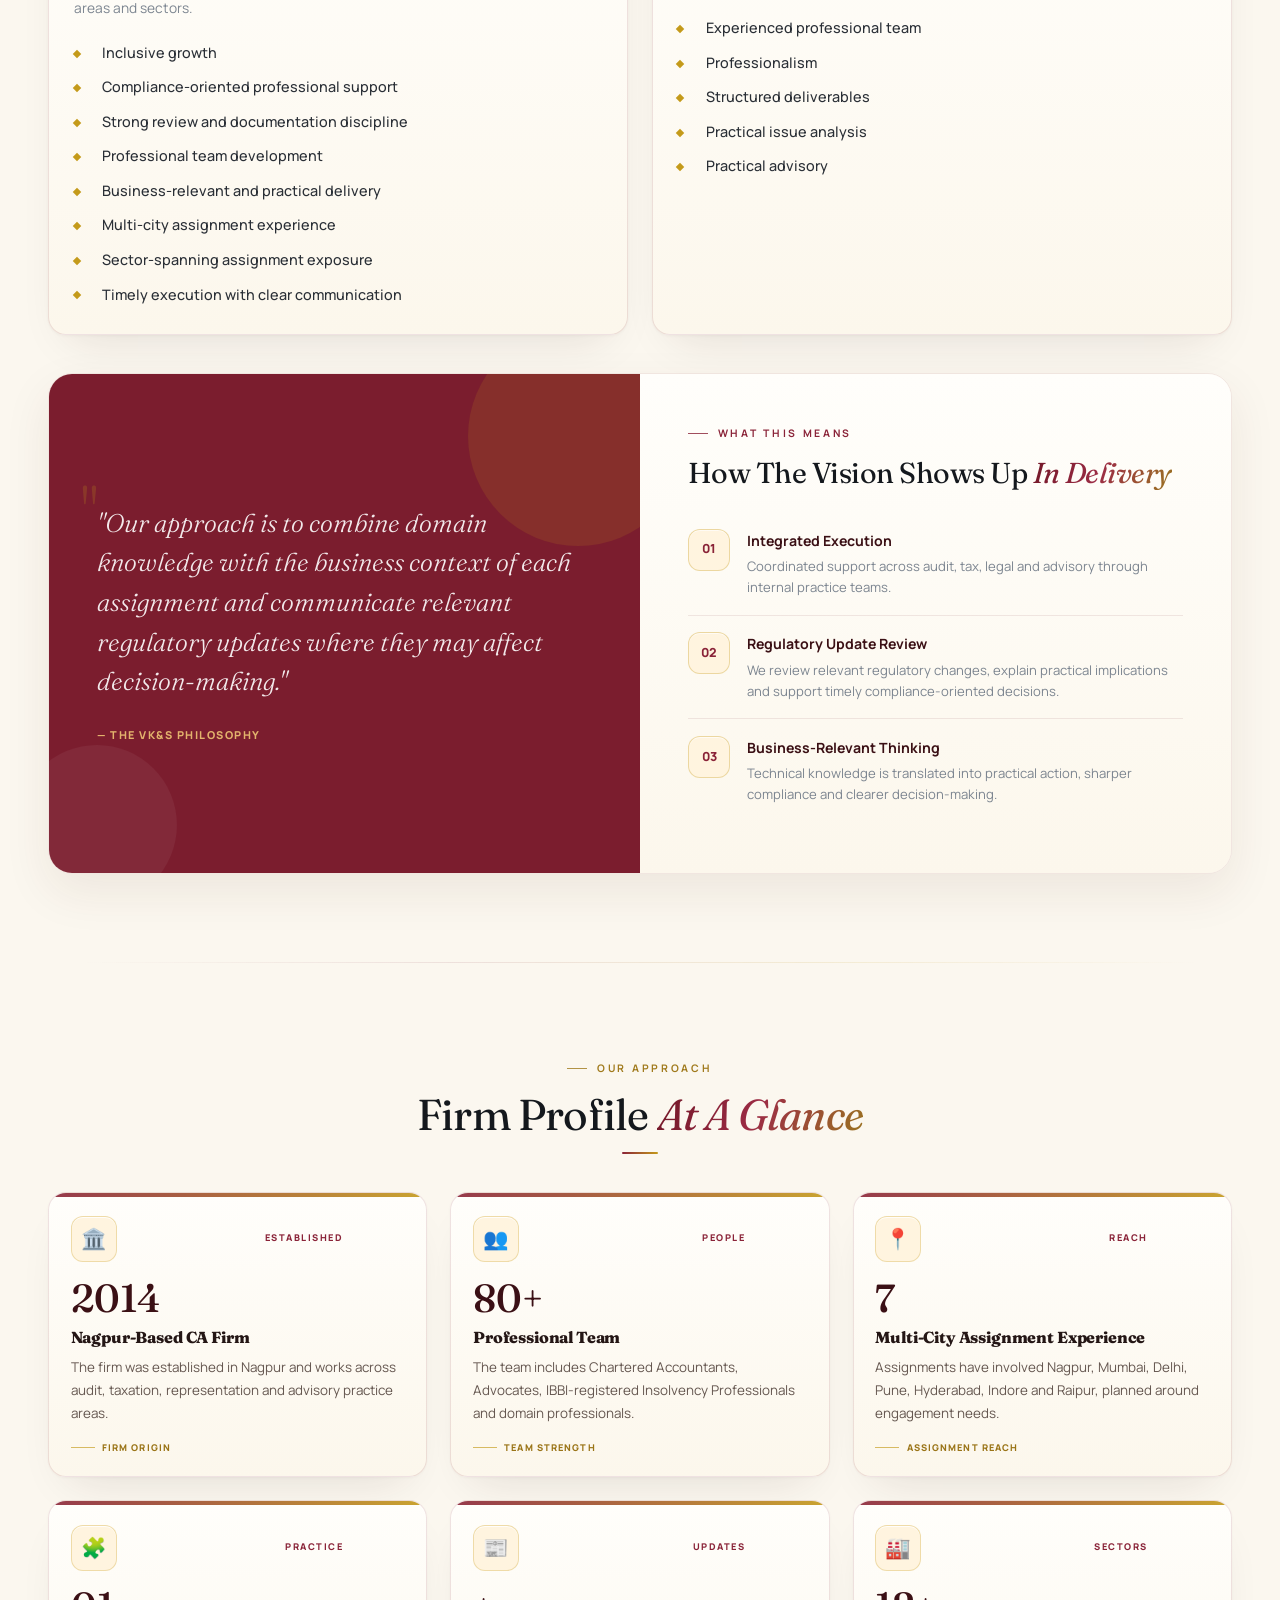
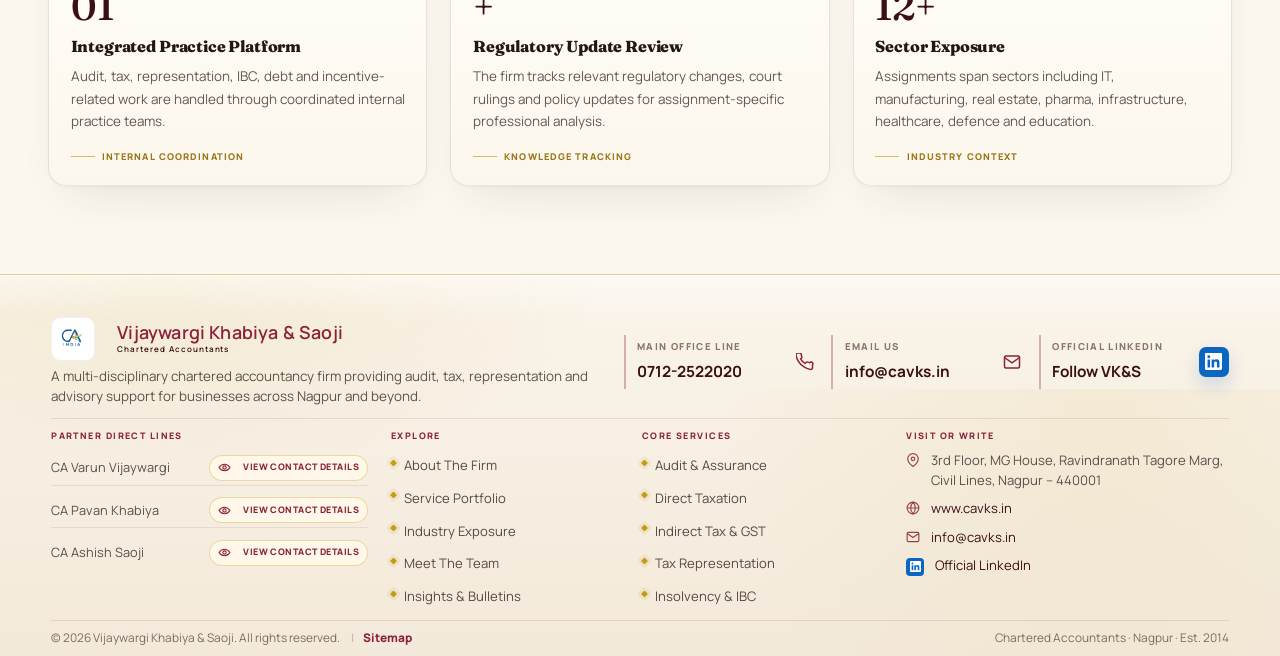
<file: about.html>
﻿<!DOCTYPE html>
<html lang="en">
<head>
<meta charset="UTF-8"/>
<meta name="viewport" content="width=device-width,initial-scale=1.0"/>
<title>About | Vijaywargi Khabiya &amp; Saoji &mdash; CA Firm, Nagpur (Est. 2014)</title>
<meta name="description" content="VK&amp;S is a Nagpur-based multi-disciplinary chartered accountancy firm established in 2014. Practice areas include audit, taxation, representation and advisory work."/>
<meta name="robots" content="index,follow,max-image-preview:large"/>
<meta property="og:title" content="About | Vijaywargi Khabiya &amp; Saoji &mdash; CA Firm, Nagpur (Est. 2014)"/>
<meta property="og:description" content="VK&amp;S is a Nagpur-based multi-disciplinary chartered accountancy firm established in 2014. Practice areas include audit, taxation, representation and advisory work."/>
<meta property="og:type" content="website"/>
<meta property="og:url" content="https://www.cavks.in/about.html"/>
<meta property="og:image" content="https://www.cavks.in/images/logo.jpg"/>
<meta name="twitter:card" content="summary"/>
<meta name="twitter:title" content="About | Vijaywargi Khabiya &amp; Saoji &mdash; CA Firm, Nagpur (Est. 2014)"/>
<meta name="twitter:description" content="VK&amp;S is a Nagpur-based multi-disciplinary chartered accountancy firm established in 2014. Practice areas include audit, taxation, representation and advisory work."/>
<meta name="twitter:image" content="https://www.cavks.in/images/logo.jpg"/>
<link rel="canonical" href="https://www.cavks.in/about.html"/>
<link rel="icon" type="image/jpeg" href="images/logo.jpg"/>
<link rel="apple-touch-icon" href="images/logo.jpg"/>
<link rel="manifest" href="site.webmanifest"/>
<meta name="theme-color" content="#7b1d2e"/>
<link rel="preconnect" href="https://fonts.googleapis.com"/>
<link rel="preconnect" href="https://fonts.gstatic.com" crossorigin/>
<link rel="stylesheet" href="https://fonts.googleapis.com/css2?family=Fraunces:ital,opsz,wght@0,9..144,300..700;1,9..144,300..700&family=Manrope:wght@200..800&display=swap"/>
<link rel="stylesheet" href="style.css"/>
<style>
.about-ph{background:linear-gradient(135deg,#fff9ef 0%,#f7eadc 54%,#efdccc 100%);border-bottom:1px solid rgba(123,33,53,.1)}
.about-ph::before{background-image:radial-gradient(circle at 18% 18%,rgba(196,154,26,.14),transparent 28%),linear-gradient(rgba(123,33,53,.035) 1px,transparent 1px),linear-gradient(90deg,rgba(123,33,53,.035) 1px,transparent 1px);background-size:auto,64px 64px,64px 64px}
.about-ph h1{color:#2f201f}
.about-ph h1 em{color:var(--gold)}
.about-ph p{color:#65534c}
.about-ph .eyebrow{color:#8a2338}
.about-ph .eyebrow::before{background:#8a2338}
.about-ph .breadcrumb{color:#8b786f}
.about-ph .breadcrumb a{color:#8a2338}
.about-ph .breadcrumb span{color:rgba(138,35,56,.28)}
.about-profile-card{background:linear-gradient(145deg,#fffefa 0%,#f6eadc 100%);border:1px solid rgba(123,33,53,.1);border-radius:28px;padding:2rem;box-shadow:0 22px 56px rgba(76,32,20,.09);min-height:420px;display:flex;flex-direction:column;justify-content:space-between;overflow:hidden}
.about-profile-card::before{content:'';position:absolute;inset:auto -50px -70px auto;width:220px;height:220px;border-radius:50%;background:rgba(196,154,26,.14)}
.about-profile-card .logo{position:relative;z-index:1;gap:.85rem;align-items:center}
.about-profile-card .logo img{width:66px;height:66px;border-radius:14px;object-fit:contain;background:#fff;border:1px solid rgba(123,33,53,.08);padding:.4rem}
.about-profile-kicker{position:relative;z-index:1;font-size:.68rem;font-weight:800;letter-spacing:.16em;text-transform:uppercase;color:#8a2338;margin-bottom:1rem}
.about-profile-title{position:relative;z-index:1;font-family:'Fraunces',serif;font-size:2rem;line-height:1.1;color:#3b1015;margin:1.5rem 0 .7rem}
.about-profile-desc{position:relative;z-index:1;font-size:.88rem;color:#6a5a52;line-height:1.75;max-width:32ch}
.about-profile-metrics{position:relative;z-index:1;display:grid;grid-template-columns:repeat(3,1fr);gap:.65rem;margin-top:1.6rem}
.about-profile-metric{background:rgba(255,255,255,.64);border:1px solid rgba(123,33,53,.09);border-radius:14px;padding:.8rem .65rem}
.about-profile-metric strong{display:block;font-family:'Fraunces',serif;font-size:1.65rem;color:#8a2338;line-height:1}
.about-profile-metric span{display:block;font-size:.56rem;font-weight:800;letter-spacing:.1em;text-transform:uppercase;color:#8a7567;margin-top:.35rem;line-height:1.35}
.why-grid{display:grid;grid-template-columns:repeat(3,1fr);gap:1.05rem;margin-top:2.25rem}
.why-card{background:linear-gradient(145deg,#fffefa 0%,#fff8ef 100%);border:1px solid rgba(123,33,53,.1);border-radius:20px;padding:1.6rem 1.4rem;transition:all var(--t);position:relative;overflow:hidden;box-shadow:0 10px 28px rgba(76,32,20,.04)}
.why-card::after{display:none}
.why-card:hover{box-shadow:0 16px 38px rgba(76,32,20,.09);border-color:rgba(196,154,26,.45);transform:translateY(-4px)}
.why-card:hover::after{display:none}
.why-n{font-family:'Fraunces',serif;font-size:3rem;font-weight:300;color:rgba(196,154,26,.2);line-height:1;margin-bottom:.75rem}
.why-icon{font-size:1.7rem;margin-bottom:.65rem}
.why-h{font-size:.96rem;font-weight:700;color:#3b1015;margin-bottom:.45rem}
.profile-glance-grid{display:grid;grid-template-columns:repeat(3,minmax(0,1fr));gap:1rem;margin-top:2.35rem;align-items:stretch}
.profile-glance-card{position:relative;min-height:252px;display:flex;flex-direction:column;padding:1.4rem 1.35rem 1.3rem;border:1px solid rgba(123,33,53,.11);border-radius:22px;background:linear-gradient(145deg,#fffef9 0%,#fff8ef 72%,#f8efe4 100%);box-shadow:0 14px 34px rgba(76,32,20,.055);overflow:hidden;transition:transform var(--t),box-shadow var(--t),border-color var(--t)}
.profile-glance-card::before{content:'';position:absolute;inset:0 0 auto 0;height:4px;background:linear-gradient(90deg,#8a2338,#c49a1a);opacity:.9}
.profile-glance-card::after{content:attr(data-no);position:absolute;right:1rem;top:1rem;font-family:'Fraunces',serif;font-size:3.05rem;line-height:1;color:rgba(138,35,56,.042);font-weight:300;pointer-events:none}
.profile-glance-card:hover{transform:translateY(-5px);box-shadow:0 22px 48px rgba(76,32,20,.09);border-color:rgba(196,154,26,.38)}
.profile-glance-head{position:relative;z-index:1;display:flex;align-items:flex-start;justify-content:space-between;gap:1rem;margin-bottom:.95rem;padding-right:4rem;min-height:46px}
.profile-glance-icon{width:46px;height:46px;border-radius:14px;display:grid;place-items:center;background:#fff4df;border:1px solid rgba(196,154,26,.28);box-shadow:inset 0 1px 0 rgba(255,255,255,.85);font-size:1.28rem}
.profile-glance-label{display:flex;align-items:center;justify-content:flex-end;min-height:46px;max-width:88px;text-align:right;font-size:.58rem;font-weight:900;letter-spacing:.16em;text-transform:uppercase;color:#8a2338}
.profile-glance-value{position:relative;z-index:1;font-family:'Fraunces',serif;font-size:clamp(2.45rem,3vw,3.15rem);font-weight:500;line-height:.92;color:#3b1015;margin:.15rem 0 .72rem}
.profile-glance-card h3{position:relative;z-index:1;font-size:1rem;line-height:1.25;color:#241612;margin:0 0 .58rem;font-weight:800}
.profile-glance-card p{position:relative;z-index:1;font-size:.84rem;line-height:1.68;color:#655750;margin:0}
.profile-glance-foot{position:relative;z-index:1;margin-top:auto;padding-top:1rem;display:flex;align-items:center;gap:.45rem;font-size:.58rem;font-weight:900;letter-spacing:.12em;text-transform:uppercase;color:#9a7417}
.profile-glance-foot::before{content:'';width:24px;height:1px;background:rgba(196,154,26,.65)}
.city-list{display:flex;flex-wrap:wrap;gap:.5rem;margin-top:1.5rem}
.city{padding:.32rem .95rem;border:1.5px solid rgba(123,33,53,.12);border-radius:40px;font-size:.78rem;font-weight:500;color:var(--ink3);transition:all var(--t);background:#fffdfa}
.city:hover{border-color:var(--gold);color:#8a2338;background:#fff4df}
.city.hq{border-color:#8a2338;color:#8a2338;font-weight:700;background:#fff8e8}
.anchor-section{scroll-margin-top:110px}
.firm-story-actions{margin-top:2rem;display:flex;gap:.75rem;flex-wrap:wrap}
.firm-focus-nav{display:flex;flex-wrap:wrap;gap:.6rem;margin:0 0 1.6rem;justify-content:center}
.firm-focus-link{display:inline-flex;align-items:center;gap:.5rem;padding:.74rem 1.05rem;border-radius:999px;background:#fffefa;border:1px solid rgba(123,33,53,.1);font-size:.72rem;font-weight:800;letter-spacing:.08em;text-transform:uppercase;color:#8a2338;transition:all var(--t)}
.firm-focus-link:hover{transform:translateY(-2px);border-color:rgba(196,154,26,.55);box-shadow:0 12px 24px rgba(76,32,20,.08)}
.firm-focus-grid{display:grid;grid-template-columns:repeat(2,minmax(0,1fr));gap:1rem}
.firm-focus-card{background:linear-gradient(145deg,#fffefa 0%,#fff8ef 100%);border:1px solid rgba(123,33,53,.1);border-radius:22px;padding:1.75rem 1.55rem;box-shadow:0 10px 28px rgba(76,32,20,.04);position:relative;overflow:hidden}
.firm-focus-card::before{content:'';position:absolute;inset:0 auto auto 0;width:100%;height:4px;background:linear-gradient(90deg,#8a2338,#c49a1a)}
.firm-focus-card.strengths::before{background:linear-gradient(90deg,#c49a1a,#8a2338)}
.firm-focus-card h3{font-size:1.42rem;margin-bottom:.55rem;color:#3b1015}
.firm-focus-card p{font-size:.86rem;color:var(--ink4);max-width:38ch}
.firm-focus-list{display:grid;gap:.72rem;margin-top:1.25rem}
.firm-focus-list li{display:grid;grid-template-columns:18px 1fr;gap:.65rem;align-items:start;font-size:.9rem;color:var(--ink2);font-weight:500;line-height:1.6}
.firm-focus-list li::before{content:'';width:6px;height:6px;background:#c49a1a;transform:rotate(45deg);margin-top:.62rem}
.split-section{display:grid;grid-template-columns:1fr 1fr;min-height:360px;margin:2.4rem 0 0;border-radius:24px;overflow:hidden;box-shadow:0 18px 48px rgba(76,32,20,.08);border:1px solid rgba(123,33,53,.08)}
.split-left{background:linear-gradient(145deg,#8a2338 0%,#5f1828 100%);padding:3.2rem 3rem;display:flex;flex-direction:column;justify-content:center;position:relative;overflow:hidden}
.split-left::before{content:'';position:absolute;top:-3rem;right:-3rem;width:220px;height:220px;border-radius:50%;background:rgba(196,154,26,.14)}
.split-left::after{content:'';position:absolute;bottom:-2rem;left:-2rem;width:160px;height:160px;border-radius:50%;background:rgba(255,255,255,.05)}
.split-right{background:linear-gradient(145deg,#fffefa 0%,#fff8ef 100%);padding:3.2rem 3rem;display:flex;flex-direction:column;justify-content:center}
.split-quote{font-family:'Fraunces',serif;font-size:clamp(1.2rem,2.5vw,1.6rem);font-weight:300;font-style:italic;color:rgba(255,255,255,.9);line-height:1.55;position:relative;z-index:1}
.split-quote::before{content:'"';font-size:4rem;color:rgba(196,154,26,.35);position:absolute;top:-1.5rem;left:-1rem;font-style:normal;line-height:1}
.split-cite{font-size:.68rem;font-weight:800;letter-spacing:.14em;text-transform:uppercase;color:rgba(255,220,126,.78);margin-top:1.5rem;position:relative;z-index:1}
.value-row{display:flex;align-items:flex-start;gap:1.05rem;padding:1.05rem 0;border-bottom:1px solid rgba(123,33,53,.1)}
.value-row:last-child{border:none}
.value-icon{width:42px;height:42px;border-radius:12px;background:#fff4df;display:grid;place-items:center;font-size:.78rem;font-weight:800;color:#8a2338;flex-shrink:0;border:1px solid rgba(196,154,26,.32)}
.value-row h4{font-size:.88rem;font-weight:700;color:#3b1015;margin-bottom:.25rem}
.value-row p{font-size:.82rem;color:var(--ink4);line-height:1.6}
@media(max-width:900px){
  .why-grid{grid-template-columns:1fr 1fr}
  .profile-glance-grid{grid-template-columns:1fr 1fr}
  .firm-focus-grid{grid-template-columns:1fr}
  .split-section{grid-template-columns:1fr;min-height:auto}
  .split-right{padding:3rem 2rem}
  .split-left{padding:3rem 2rem}
}
@media(max-width:640px){
  .why-grid{grid-template-columns:1fr}
  .profile-glance-grid{grid-template-columns:1fr}
  .profile-glance-card{min-height:0}
  .firm-focus-nav{flex-direction:column}
  .firm-focus-link{width:100%;justify-content:center}
  .firm-focus-card{padding:1.5rem 1.2rem}
  .firm-story-actions .btn{width:100%;justify-content:center}
}
</style>
<script type="application/ld+json">
{
  "@context": "https://schema.org",
  "@type": "AboutPage",
  "name": "About | Vijaywargi Khabiya &amp; Saoji &mdash; CA Firm, Nagpur (Est. 2014)",
  "description": "VK&amp;S is a Nagpur-based multi-disciplinary chartered accountancy firm established in 2014. Practice areas include audit, taxation, representation and advisory work.",
  "url": "https://www.cavks.in/about.html",
  "publisher": {
    "@type": "AccountingService",
    "name": "Vijaywargi Khabiya & Saoji",
    "url": "https://www.cavks.in/",
    "logo": "https://www.cavks.in/images/logo.jpg",
    "address": {
      "@type": "PostalAddress",
      "streetAddress": "3rd Floor, MG House, Ravindranath Tagore Marg, Civil Lines",
      "addressLocality": "Nagpur",
      "addressRegion": "Maharashtra",
      "postalCode": "440001",
      "addressCountry": "IN"
    },
    "telephone": "+91-712-2522020",
    "email": "info@cavks.in"
  }
}
</script>
<script type="application/ld+json">
{
  "@context": "https://schema.org",
  "@type": "BreadcrumbList",
  "itemListElement": [
    {
      "@type": "ListItem",
      "position": 1,
      "name": "Home",
      "item": "https://www.cavks.in/"
    },
    {
      "@type": "ListItem",
      "position": 2,
      "name": "About",
      "item": "https://www.cavks.in/about.html"
    }
  ]
}
</script>
</head>
<body>
<a class="skip-link" href="#main-content">Skip to main content</a>

<!-- NAV -->
<nav class="nav">
  <div class="container nav-inner">
    <a href="index.html" class="logo">
  <img height="1330" width="1703" decoding="async" src="images/logo.jpg" alt="VK&amp;S CA" class="logo-img" loading="eager"/>
  <div class="logo-text">
    <span class="logo-firm">Vijaywargi Khabiya &amp; Saoji</span>        <span class="logo-tag">Chartered Accountants</span>
  </div>
    </a>
    <ul class="nav-links">
      <li class="nav-item"><a href="index.html">Home</a></li>
      <li class="nav-item has-dropdown">
        <button class="nav-drop-toggle active" aria-expanded="false">About <svg viewBox="0 0 24 24" fill="none" stroke="currentColor" stroke-width="2"><path d="M6 9l6 6 6-6"/></svg></button>
        <div class="nav-dropdown">
          <a href="about.html#overview"><span>Firm Overview</span><small>Our story, city coverage and firm philosophy.</small></a>
          <a href="about.html#firm-vision"><span>Vision</span><small>Inclusive growth, compliance discipline, capability building and wider assignment reach.</small></a>
          <a href="about.html#firm-strengths"><span>Strengths</span><small>Professionalism, quality deliverables and practical advisory.</small></a>
          <a href="about.html#firm-profile"><span>Firm Profile</span><small>Practice approach, reach and core professional strengths.</small></a>
        </div>
      </li>
      <li class="nav-item has-dropdown">
        <button class="nav-drop-toggle" aria-expanded="false">Services <svg viewBox="0 0 24 24" fill="none" stroke="currentColor" stroke-width="2"><path d="M6 9l6 6 6-6"/></svg></button>
        <div class="nav-dropdown">
          <a href="services.html#audit"><span>Audit &amp; Assurance</span><small>Statutory, internal, tax and concurrent audit support.</small></a>
          <a href="services.html#direct-tax"><span>Direct Taxation</span><small>Tax planning, assessments and litigation representation.</small></a>
          <a href="services.html#indirect-tax"><span>Indirect Tax &amp; GST</span><small>GST advisory, compliance, refunds and disputes.</small></a>
          <a href="services.html#legal"><span>Tax Representation</span><small>Tax notices, appeals and case-file support.</small></a>
          <a href="services.html#insolvency"><span>Insolvency &amp; IBC</span><small>CIRP, NCLT matters and restructuring support.</small></a>
          <a href="services.html"><span>See All Services In Detail</span></a>
        </div>
      </li>
      <li class="nav-item"><a href="industries.html">Industries</a></li>
      <li class="nav-item"><a href="partners.html">Team</a></li>
      <li class="nav-item has-dropdown">
        <button class="nav-drop-toggle" aria-expanded="false">Insights <svg viewBox="0 0 24 24" fill="none" stroke="currentColor" stroke-width="2"><path d="M6 9l6 6 6-6"/></svg></button>
        <div class="nav-dropdown">
          <a href="publications.html#monthly-bulletins"><span>Monthly Bulletins</span><small>Monthly VK&amp;S bulletin issues in one place.</small></a>
          <a href="publications.html#articles-alerts"><span>Articles &amp; Alerts</span><small>Insights, technical articles and regulatory updates.</small></a>
        </div>
      </li>
      <li class="nav-item"><a href="careers.html">Careers</a></li>
      <li class="nav-item"><a href="articleship.html">Articleship</a></li>
      <li class="nav-item"><a href="https://abhi-codex48.github.io/vks-nagpur/vks-timesheet.html" class="nav-timesheet-btn" data-timesheet-link>Timesheet</a></li>
      <li class="nav-item"><a href="contact.html" class="nav-cta-btn">Contact Us</a></li>
    </ul>
    <button class="ham" aria-label="Menu"><span></span><span></span><span></span></button>
  </div>
</nav>
<div class="drawer">
  <a href="index.html">Home</a>
  <div class="drawer-group">
    <button class="drawer-toggle" aria-expanded="false">About <svg viewBox="0 0 24 24" fill="none" stroke="currentColor" stroke-width="2"><path d="M6 9l6 6 6-6"/></svg></button>
    <div class="drawer-panel"><div class="drawer-panel-inner">
      <a href="about.html#overview">Firm Overview</a>
      <a href="about.html#firm-vision">Vision</a>
      <a href="about.html#firm-strengths">Strengths</a>
      <a href="about.html#firm-profile">Firm Profile</a>
    </div></div>
  </div>
  <div class="drawer-group">
    <button class="drawer-toggle" aria-expanded="false">Services <svg viewBox="0 0 24 24" fill="none" stroke="currentColor" stroke-width="2"><path d="M6 9l6 6 6-6"/></svg></button>
    <div class="drawer-panel"><div class="drawer-panel-inner">
      <a href="services.html#audit">Audit &amp; Assurance</a>
      <a href="services.html#direct-tax">Direct Taxation</a>
      <a href="services.html#indirect-tax">Indirect Tax &amp; GST</a>
      <a href="services.html#legal">Tax Representation</a>
      <a href="services.html#insolvency">Insolvency &amp; IBC</a>
      <a href="services.html">See All Services In Detail</a>
    </div></div>
  </div>
  <a href="industries.html">Industries</a>
  <a href="partners.html">Team</a>
  <div class="drawer-group">
    <button class="drawer-toggle" aria-expanded="false">Insights <svg viewBox="0 0 24 24" fill="none" stroke="currentColor" stroke-width="2"><path d="M6 9l6 6 6-6"/></svg></button>
    <div class="drawer-panel"><div class="drawer-panel-inner">
      <a href="publications.html#monthly-bulletins">Monthly Bulletins</a>
      <a href="publications.html#articles-alerts">Articles &amp; Alerts</a>
    </div></div>
  </div>
  <a href="careers.html">Careers</a>
  <a href="articleship.html">Articleship</a>
  <a href="https://abhi-codex48.github.io/vks-nagpur/vks-timesheet.html" data-timesheet-link>Timesheet</a>
  <a href="contact.html">Contact</a>
</div>
<!-- PAGE HEADER -->
<div class="ph about-ph">
  <div class="container ph-inner">
    <div class="breadcrumb"><a href="index.html">Home</a><span>/</span>About</div>
    <span class="eyebrow">About the Firm</span>
    <h1>About <em>VK&amp;S</em></h1>
    <p style="max-width:min(560px,100%);margin-top:.75rem">Established in 2014, headquartered in Nagpur and serving organisations across practice areas and sectors.</p>
  </div>
</div>

<section class="pad anchor-section" id="overview">
  <div class="container">
    <div class="about-grid">
      <div class="about-visual about-profile-card rv-scale">
        <div>
          <div class="about-profile-kicker">Est. 2014 &middot; Nagpur</div>
          <a href="index.html" class="logo">
            <img height="1330" width="1703" decoding="async" src="images/logo.jpg" alt="VK&amp;S CA"/>
            <div class="logo-text">
              <span class="logo-firm">Vijaywargi Khabiya &amp; Saoji</span>
              <span class="logo-tag">Chartered Accountants</span>
            </div>
          </a>
          <h3 class="about-profile-title">Multi-Disciplinary Chartered Accountancy Firm</h3>
          <p class="about-profile-desc">Audit, taxation, representation and advisory work delivered through one integrated professional team.</p>
        </div>
        <div class="about-profile-metrics">
          <div class="about-profile-metric"><strong>12+</strong><span>Years</span></div>
          <div class="about-profile-metric"><strong>80+</strong><span>Team</span></div>
          <div class="about-profile-metric"><strong>7</strong><span>City Experience</span></div>
        </div>
      </div>
      <div class="about-copy">
        <span class="eyebrow rv">Our Story</span>
        <h2 class="rv rv-d1">A Multi-Disciplinary<br/><em style="color:#8a2338">CA Firm Since 2014</em></h2>
        <div class="rule rv rv-d2"></div>
        <p class="rv rv-d2">VK&amp;S &mdash; Vijaywargi Khabiya &amp; Saoji is a multi-disciplinary chartered accountancy firm based in Nagpur. Established in 2014, the firm provides audit, taxation, representation and advisory support across practice areas, with assignments involving Nagpur, Mumbai, Delhi, Pune, Hyderabad, Indore and Raipur.</p>
        <p class="rv rv-d2" style="margin-top:1rem">Our 80+ member team includes Chartered Accountants, Advocates, IBBI-registered Insolvency Professionals and domain professionals working together to deliver integrated, business-relevant solutions.</p>
        <div class="rv rv-d3" style="margin-top:1.5rem">
          <p style="font-size:.78rem;font-weight:600;letter-spacing:.1em;text-transform:uppercase;color:var(--ink4);margin-bottom:.75rem">Multi-City Assignment Experience</p>
          <div class="city-list">
            <span class="city hq">Nagpur (HQ)</span>
            <span class="city">Mumbai</span>
            <span class="city">Delhi</span>
            <span class="city">Pune</span>
            <span class="city">Hyderabad</span>
            <span class="city">Indore</span>
            <span class="city">Raipur</span>
          </div>
        </div>
        <div class="firm-story-actions rv rv-d4">
          <a href="about.html#firm-vision" class="btn btn-outline">Firm Vision <svg class="arr" viewBox="0 0 24 24" fill="none" stroke="currentColor" stroke-width="2.5"><path d="M5 12h14M12 5l7 7-7 7"/></svg></a>
          <a href="about.html#firm-strengths" class="btn btn-outline">Our Strengths</a>
          <a href="partners.html" class="btn btn-outline">Meet Our Partners <svg class="arr" viewBox="0 0 24 24" fill="none" stroke="currentColor" stroke-width="2.5"><path d="M5 12h14M12 5l7 7-7 7"/></svg></a>
        </div>
      </div>
    </div>
  </div>
</section>

<section id="main-content" class="pad anchor-section" style="background:var(--surf)">
  <div class="container">
    <div class="rv tc">
      <span class="eyebrow" style="justify-content:center">Firm Direction</span>
      <h2>Vision And <em style="color:#8a2338">Strengths</em></h2>
      <div class="rule c"></div>
      <p style="max-width:min(700px,100%);margin:0 auto">The firm's direction is shaped by disciplined professional work, practical execution and steady capability building.</p>
    </div>
    <div class="firm-focus-nav rv rv-d1">
      <a class="firm-focus-link" href="#firm-vision">Vision</a>
      <a class="firm-focus-link" href="#firm-strengths">Strengths</a>
      <a class="firm-focus-link" href="#firm-profile">Firm Profile</a>
    </div>
    <div class="firm-focus-grid">
      <article class="firm-focus-card rv rv-d1 anchor-section" id="firm-vision">
        <h3>Vision</h3>
        <p>The firm is focused on disciplined professional work, long-term capability building and steady expansion of assignment depth across practice areas and sectors.</p>
        <ul class="firm-focus-list">
          <li>Inclusive growth</li>
          <li>Compliance-oriented professional support</li>
          <li>Strong review and documentation discipline</li>
          <li>Professional team development</li>
          <li>Business-relevant and practical delivery</li>
          <li>Multi-city assignment experience</li>
          <li>Sector-spanning assignment exposure</li>
          <li>Timely execution with clear communication</li>
        </ul>
      </article>
      <article class="firm-focus-card strengths rv rv-d2 anchor-section" id="firm-strengths">
        <h3>Strengths</h3>
        <p>Our practice culture combines technical depth with professional execution and practical business understanding.</p>
        <ul class="firm-focus-list">
          <li>Experienced professional team</li>
          <li>Professionalism</li>
          <li>Structured deliverables</li>
          <li>Practical issue analysis</li>
          <li>Practical advisory</li>
        </ul>
      </article>
    </div>
    <div class="split-section rv">
      <div class="split-left">
        <p class="split-quote">"Our approach is to combine domain knowledge with the business context of each assignment and communicate relevant regulatory updates where they may affect decision-making."</p>
        <div class="split-cite">&mdash; The VK&amp;S Philosophy</div>
      </div>
      <div class="split-right">
        <span class="eyebrow" style="color:#8a2338">What This Means</span>
        <h2 style="font-size:1.8rem;margin-bottom:1.5rem">How The Vision Shows Up <em style="color:#8a2338">In Delivery</em></h2>
        <div class="value-row">
          <div class="value-icon">01</div>
          <div><h4>Integrated Execution</h4><p>Coordinated support across audit, tax, legal and advisory through internal practice teams.</p></div>
        </div>
        <div class="value-row">
          <div class="value-icon">02</div>
          <div><h4>Regulatory Update Review</h4><p>We review relevant regulatory changes, explain practical implications and support timely compliance-oriented decisions.</p></div>
        </div>
        <div class="value-row">
          <div class="value-icon">03</div>
          <div><h4>Business-Relevant Thinking</h4><p>Technical knowledge is translated into practical action, sharper compliance and clearer decision-making.</p></div>
        </div>
      </div>
    </div>
  </div>
</section>

<section class="pad anchor-section" id="firm-profile">
  <div class="container">
    <div class="rv tc">
      <span class="eyebrow" style="justify-content:center">Our Approach</span>
      <h2>Firm Profile <em style="color:#8a2338">At A Glance</em></h2>
      <div class="rule c"></div>
    </div>
    <div class="profile-glance-grid">
      <article class="profile-glance-card rv rv-d1" data-no="01">
        <div class="profile-glance-head">
          <div class="profile-glance-icon">&#x1F3DB;&#xFE0F;</div>
          <span class="profile-glance-label">Established</span>
        </div>
        <div class="profile-glance-value">2014</div>
        <h3>Nagpur-Based CA Firm</h3>
        <p>The firm was established in Nagpur and works across audit, taxation, representation and advisory practice areas.</p>
        <div class="profile-glance-foot">Firm Origin</div>
      </article>
      <article class="profile-glance-card rv rv-d2" data-no="02">
        <div class="profile-glance-head">
          <div class="profile-glance-icon">&#x1F465;</div>
          <span class="profile-glance-label">People</span>
        </div>
        <div class="profile-glance-value">80+</div>
        <h3>Professional Team</h3>
        <p>The team includes Chartered Accountants, Advocates, IBBI-registered Insolvency Professionals and domain professionals.</p>
        <div class="profile-glance-foot">Team Strength</div>
      </article>
      <article class="profile-glance-card rv rv-d3" data-no="03">
        <div class="profile-glance-head">
          <div class="profile-glance-icon">&#x1F4CD;</div>
          <span class="profile-glance-label">Reach</span>
        </div>
        <div class="profile-glance-value">7</div>
        <h3>Multi-City Assignment Experience</h3>
        <p>Assignments have involved Nagpur, Mumbai, Delhi, Pune, Hyderabad, Indore and Raipur, planned around engagement needs.</p>
        <div class="profile-glance-foot">Assignment Reach</div>
      </article>
      <article class="profile-glance-card rv rv-d1" data-no="04">
        <div class="profile-glance-head">
          <div class="profile-glance-icon">&#x1F9E9;</div>
          <span class="profile-glance-label">Practice</span>
        </div>
        <div class="profile-glance-value">01</div>
        <h3>Integrated Practice Platform</h3>
        <p>Audit, tax, representation, IBC, debt and incentive-related work are handled through coordinated internal practice teams.</p>
        <div class="profile-glance-foot">Internal Coordination</div>
      </article>
      <article class="profile-glance-card rv rv-d2" data-no="05">
        <div class="profile-glance-head">
          <div class="profile-glance-icon">&#x1F4F0;</div>
          <span class="profile-glance-label">Updates</span>
        </div>
        <div class="profile-glance-value">+</div>
        <h3>Regulatory Update Review</h3>
        <p>The firm tracks relevant regulatory changes, court rulings and policy updates for assignment-specific professional analysis.</p>
        <div class="profile-glance-foot">Knowledge Tracking</div>
      </article>
      <article class="profile-glance-card rv rv-d3" data-no="06">
        <div class="profile-glance-head">
          <div class="profile-glance-icon">&#x1F3ED;</div>
          <span class="profile-glance-label">Sectors</span>
        </div>
        <div class="profile-glance-value">12+</div>
        <h3>Sector Exposure</h3>
        <p>Assignments span sectors including IT, manufacturing, real estate, pharma, infrastructure, healthcare, defence and education.</p>
        <div class="profile-glance-foot">Industry Context</div>
      </article>
    </div>
  </div>
</section>

<!-- FOOTER -->
<footer class="footer">
  <div class="container">
    <div class="footer-shell">
      <div class="footer-spotlight">
        <div class="footer-brand-card rv">
          <div class="footer-brand">
            <a href="index.html" class="logo" style="display:inline-flex">
              <img height="1330" width="1703" decoding="async" src="images/logo.jpg" alt="VK&amp;S" style="object-fit:contain;flex-shrink:0"/>
              <div class="logo-text" style="margin-left:.6rem">
                <span class="logo-firm">Vijaywargi Khabiya &amp; Saoji</span>        <span class="logo-tag">Chartered Accountants</span>
              </div>
            </a>
          </div>
          <p class="ft-desc">A multi-disciplinary chartered accountancy firm providing audit, tax, representation and advisory support for businesses across Nagpur and beyond.</p>
        </div>
        <div class="footer-contact-card rv rv-d1">
          <h5>Office Contact</h5>
          <div class="footer-action">
            <div class="footer-action-copy">
              <span>Main Office Line</span>
              <a href="tel:07122522020">0712-2522020</a>
            </div>
            <svg viewBox="0 0 24 24" fill="none" stroke="currentColor" stroke-width="2"><path d="M22 16.92v3a2 2 0 01-2.18 2 19.79 19.79 0 01-8.63-3.07A19.5 19.5 0 013.07 10.8a19.79 19.79 0 01-3.07-8.68A2 2 0 012 0h3a2 2 0 012 1.72 12.84 12.84 0 00.7 2.81 2 2 0 01-.45 2.11L6.09 7.91a16 16 0 006 6l1.27-1.27a2 2 0 012.11-.45 12.84 12.84 0 002.81.7A2 2 0 0122 16z"/></svg>
          </div>
          <div class="footer-action">
            <div class="footer-action-copy">
              <span>Email Us</span>
              <a href="mailto:info@cavks.in">info@cavks.in</a>
            </div>
            <svg viewBox="0 0 24 24" fill="none" stroke="currentColor" stroke-width="2"><path d="M4 4h16c1.1 0 2 .9 2 2v12c0 1.1-.9 2-2 2H4c-1.1 0-2-.9-2-2V6c0-1.1.9-2 2-2z"/><polyline points="22,6 12,13 2,6"/></svg>
          </div>
          <div class="footer-action footer-linkedin-action">
            <div class="footer-action-copy">
              <span>Official LinkedIn</span>
              <a href="https://www.linkedin.com/company/vijaywargi-khabiya-saoji-chartered-accountants/about/" target="_blank" rel="noopener">Follow VK&amp;S</a>
            </div>
            <span class="footer-linkedin-icon" aria-hidden="true"><svg viewBox="0 0 24 24"><path fill="currentColor" d="M20.45 20.45h-3.55v-5.57c0-1.33-.03-3.04-1.85-3.04-1.85 0-2.14 1.45-2.14 2.94v5.67H9.36V9h3.41v1.56h.05c.47-.9 1.64-1.85 3.37-1.85 3.6 0 4.27 2.37 4.27 5.46v6.28zM5.34 7.43a2.06 2.06 0 110-4.12 2.06 2.06 0 010 4.12zM7.12 20.45H3.56V9h3.56v11.45zM22.23 0H1.77C.79 0 0 .77 0 1.72v20.56C0 23.23.79 24 1.77 24h20.46c.98 0 1.77-.77 1.77-1.72V1.72C24 .77 23.21 0 22.23 0z"/></svg></span>
          </div>
          <p class="ft-note">3rd Floor, MG House, Ravindranath Tagore Marg, Civil Lines, Nagpur &ndash; 440001</p>
        </div>
      </div>
      <div class="footer-top">
        <div class="ft-col rv">
          <h5>Partner Direct Lines</h5>
          <div class="ft-partners">
            <div class="ft-p-item"><span class="ft-p-name">CA Varun Vijaywargi</span><a href="tel:+919168175444" class="ft-p-num">+91 91681 75444</a></div>
            <div class="ft-p-item"><span class="ft-p-name">CA Pavan Khabiya</span><a href="tel:+919168165444" class="ft-p-num">+91 91681 65444</a></div>
            <div class="ft-p-item"><span class="ft-p-name">CA Ashish Saoji</span><a href="tel:+919325091651" class="ft-p-num">+91 93250 91651</a></div>
          </div>
        </div>
        <div class="ft-col rv rv-d1">
          <h5>Explore</h5>
          <ul>
            <li><a href="about.html">About The Firm</a></li>
            <li><a href="services.html">Service Portfolio</a></li>
            <li><a href="industries.html">Industry Exposure</a></li>
            <li><a href="partners.html">Meet The Team</a></li>
            <li><a href="publications.html">Insights &amp; Bulletins</a></li>
          </ul>
        </div>
        <div class="ft-col rv rv-d2">
          <h5>Core Services</h5>
          <ul>
            <li><a href="services.html#audit">Audit &amp; Assurance</a></li>
            <li><a href="services.html#direct-tax">Direct Taxation</a></li>
            <li><a href="services.html#indirect-tax">Indirect Tax &amp; GST</a></li>
            <li><a href="services.html#legal">Tax Representation</a></li>
            <li><a href="services.html#insolvency">Insolvency &amp; IBC</a></li>
          </ul>
        </div>
        <div class="ft-col rv rv-d3">
          <h5>Visit Or Write</h5>
          <div class="ft-contact">
            <div class="ft-ci"><svg width="14" height="14" viewBox="0 0 24 24" fill="none" stroke="currentColor" stroke-width="2"><path d="M21 10c0 7-9 13-9 13s-9-6-9-13a9 9 0 0118 0z"/><circle cx="12" cy="10" r="3"/></svg><span>3rd Floor, MG House, Ravindranath Tagore Marg, Civil Lines, Nagpur &ndash; 440001</span></div>
            <div class="ft-ci"><svg width="14" height="14" viewBox="0 0 24 24" fill="none" stroke="currentColor" stroke-width="2"><circle cx="12" cy="12" r="10"/><path d="M2 12h20M12 2a15.3 15.3 0 014 10 15.3 15.3 0 01-4 10 15.3 15.3 0 01-4-10 15.3 15.3 0 014-10z"/></svg><span><a href="https://www.cavks.in" target="_blank" rel="noopener">www.cavks.in</a></span></div>
            <div class="ft-ci"><svg width="14" height="14" viewBox="0 0 24 24" fill="none" stroke="currentColor" stroke-width="2"><path d="M4 4h16c1.1 0 2 .9 2 2v12c0 1.1-.9 2-2 2H4c-1.1 0-2-.9-2-2V6c0-1.1.9-2 2-2z"/><polyline points="22,6 12,13 2,6"/></svg><span><a href="mailto:info@cavks.in">info@cavks.in</a></span></div>
            <div class="ft-ci"><span class="footer-linkedin-icon" aria-hidden="true"><svg viewBox="0 0 24 24"><path fill="currentColor" d="M20.45 20.45h-3.55v-5.57c0-1.33-.03-3.04-1.85-3.04-1.85 0-2.14 1.45-2.14 2.94v5.67H9.36V9h3.41v1.56h.05c.47-.9 1.64-1.85 3.37-1.85 3.6 0 4.27 2.37 4.27 5.46v6.28zM5.34 7.43a2.06 2.06 0 110-4.12 2.06 2.06 0 010 4.12zM7.12 20.45H3.56V9h3.56v11.45zM22.23 0H1.77C.79 0 0 .77 0 1.72v20.56C0 23.23.79 24 1.77 24h20.46c.98 0 1.77-.77 1.77-1.72V1.72C24 .77 23.21 0 22.23 0z"/></svg></span><span><a href="https://www.linkedin.com/company/vijaywargi-khabiya-saoji-chartered-accountants/about/" target="_blank" rel="noopener">Official LinkedIn</a></span></div>
          </div>
        </div>
      </div>
      <div class="footer-bottom">
        <p>&copy; 2026 Vijaywargi Khabiya &amp; Saoji. All rights reserved. <a href="sitemap.html" class="footer-sitemap-link">Sitemap</a></p>
        <p>Chartered Accountants &middot; Nagpur &middot; Est. 2014</p>
      </div>
    </div>
  </div>
</footer>

<button class="stt" aria-label="Back to top">
  <svg width="16" height="16" viewBox="0 0 24 24" fill="none" stroke="currentColor" stroke-width="2.5"><path d="M18 15l-6-6-6 6"/></svg>
</button>

<nav class="mob-nav">
  <div class="mob-nav-inner">
    <a href="index.html" class="mob-nav-item">
      <svg viewBox="0 0 24 24" fill="none" stroke="currentColor" stroke-width="2"><path d="M3 9l9-7 9 7v11a2 2 0 01-2 2H5a2 2 0 01-2-2z"/></svg>Home
    </a>
    <a href="services.html" class="mob-nav-item">
      <svg viewBox="0 0 24 24" fill="none" stroke="currentColor" stroke-width="2"><path d="M9 5H7a2 2 0 00-2 2v12a2 2 0 002 2h10a2 2 0 002-2V7a2 2 0 00-2-2h-2M9 5a2 2 0 002 2h2a2 2 0 002-2M9 5a2 2 0 012-2h2a2 2 0 012 2"/></svg>Services
    </a>
    <a href="partners.html" class="mob-nav-item">
      <svg viewBox="0 0 24 24" fill="none" stroke="currentColor" stroke-width="2"><path d="M17 21v-2a4 4 0 00-4-4H5a4 4 0 00-4 4v2"/><circle cx="9" cy="7" r="4"/><path d="M23 21v-2a4 4 0 00-3-3.87"/><path d="M16 3.13a4 4 0 010 7.75"/></svg>Team
    </a>
    <a href="careers.html" class="mob-nav-item">
      <svg viewBox="0 0 24 24" fill="none" stroke="currentColor" stroke-width="2"><rect x="2" y="7" width="20" height="14" rx="2"/><path d="M16 7V5a2 2 0 00-2-2h-4a2 2 0 00-2 2v2"/></svg>Careers
    </a>
    <a href="contact.html" class="mob-nav-item">
      <svg viewBox="0 0 24 24" fill="none" stroke="currentColor" stroke-width="2"><path d="M22 16.92v3a2 2 0 01-2.18 2 19.79 19.79 0 01-8.63-3.07A19.5 19.5 0 013.07 10.8a19.79 19.79 0 01-3.07-8.68A2 2 0 012 0h3a2 2 0 012 1.72c.128.96.341 1.903.637 2.822a2 2 0 01-.45 2.109L6.09 7.91a16 16 0 006 6l1.27-1.27a2 2 0 012.11-.45c.92.296 1.86.51 2.82.637A2 2 0 0122 16.92z"/></svg>Contact
    </a>
  </div>
</nav>
<script src="main.js"></script>
</body>
</html>
</file>
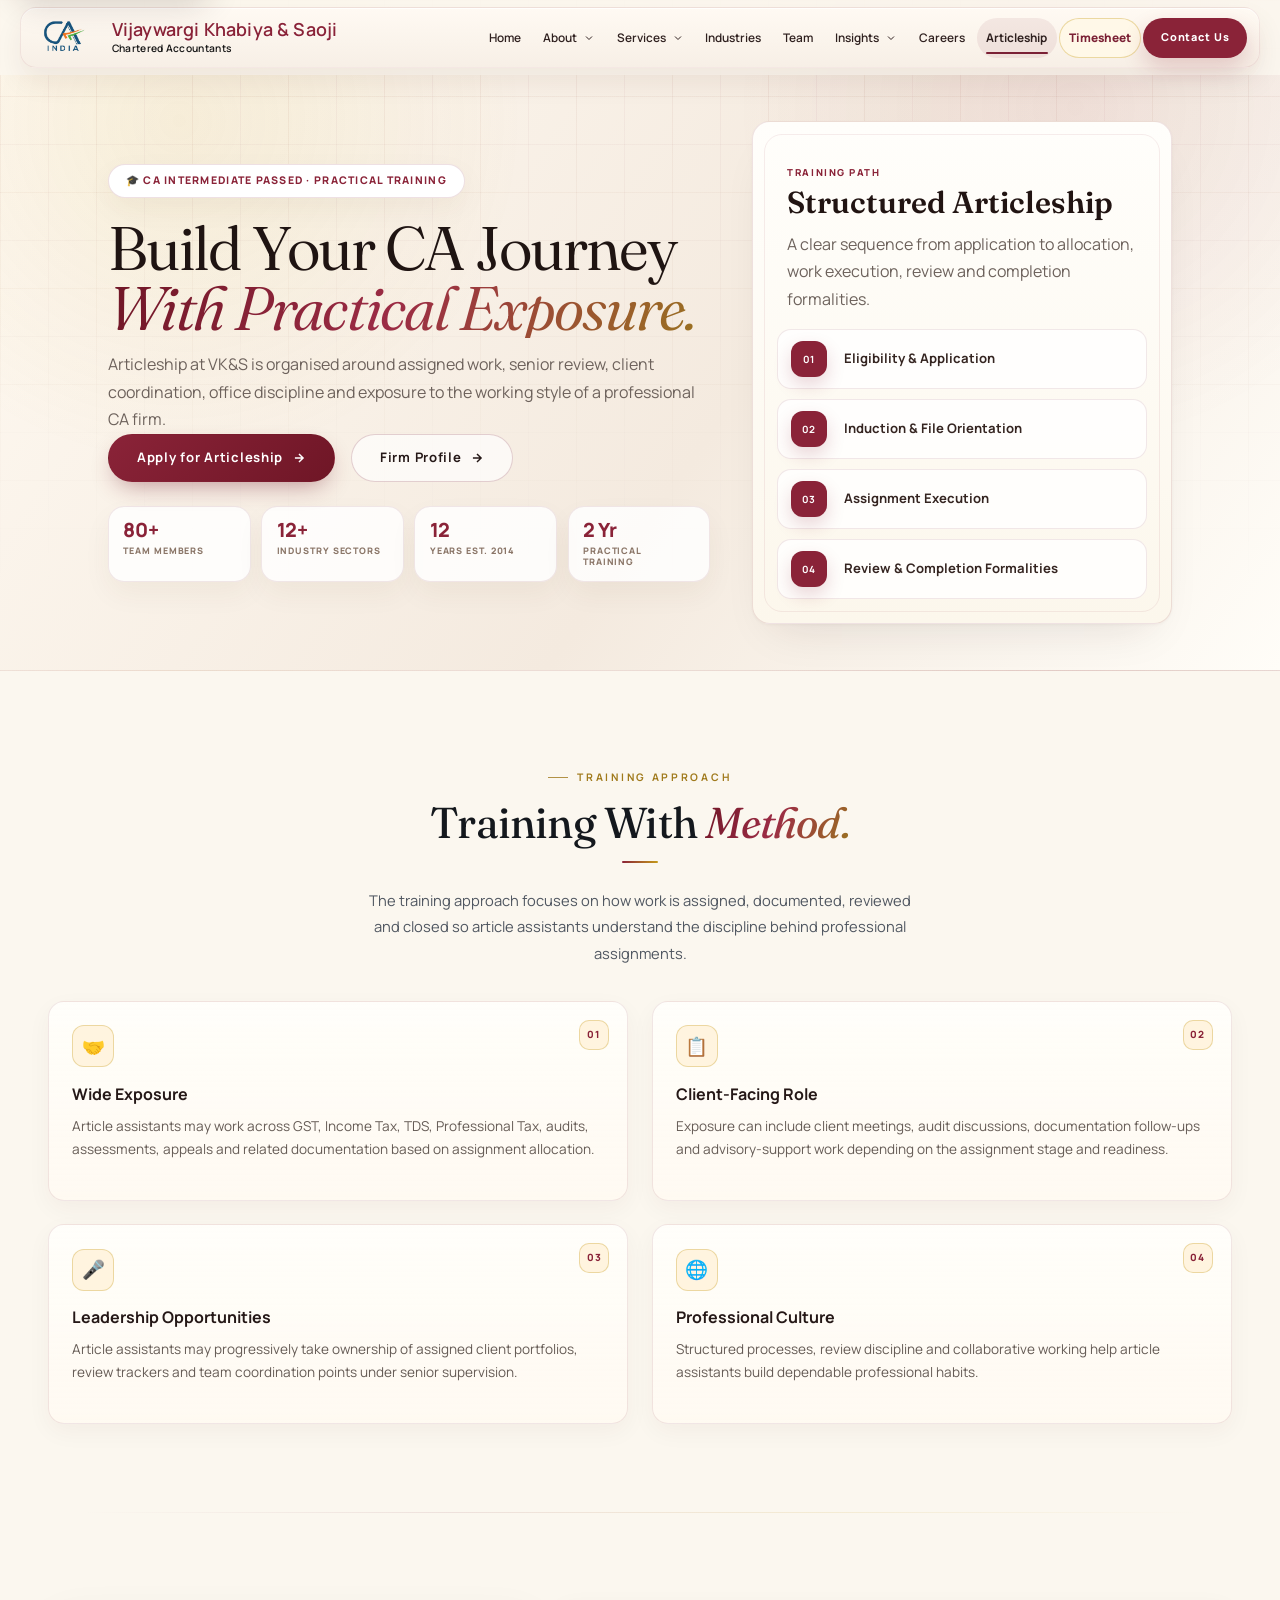
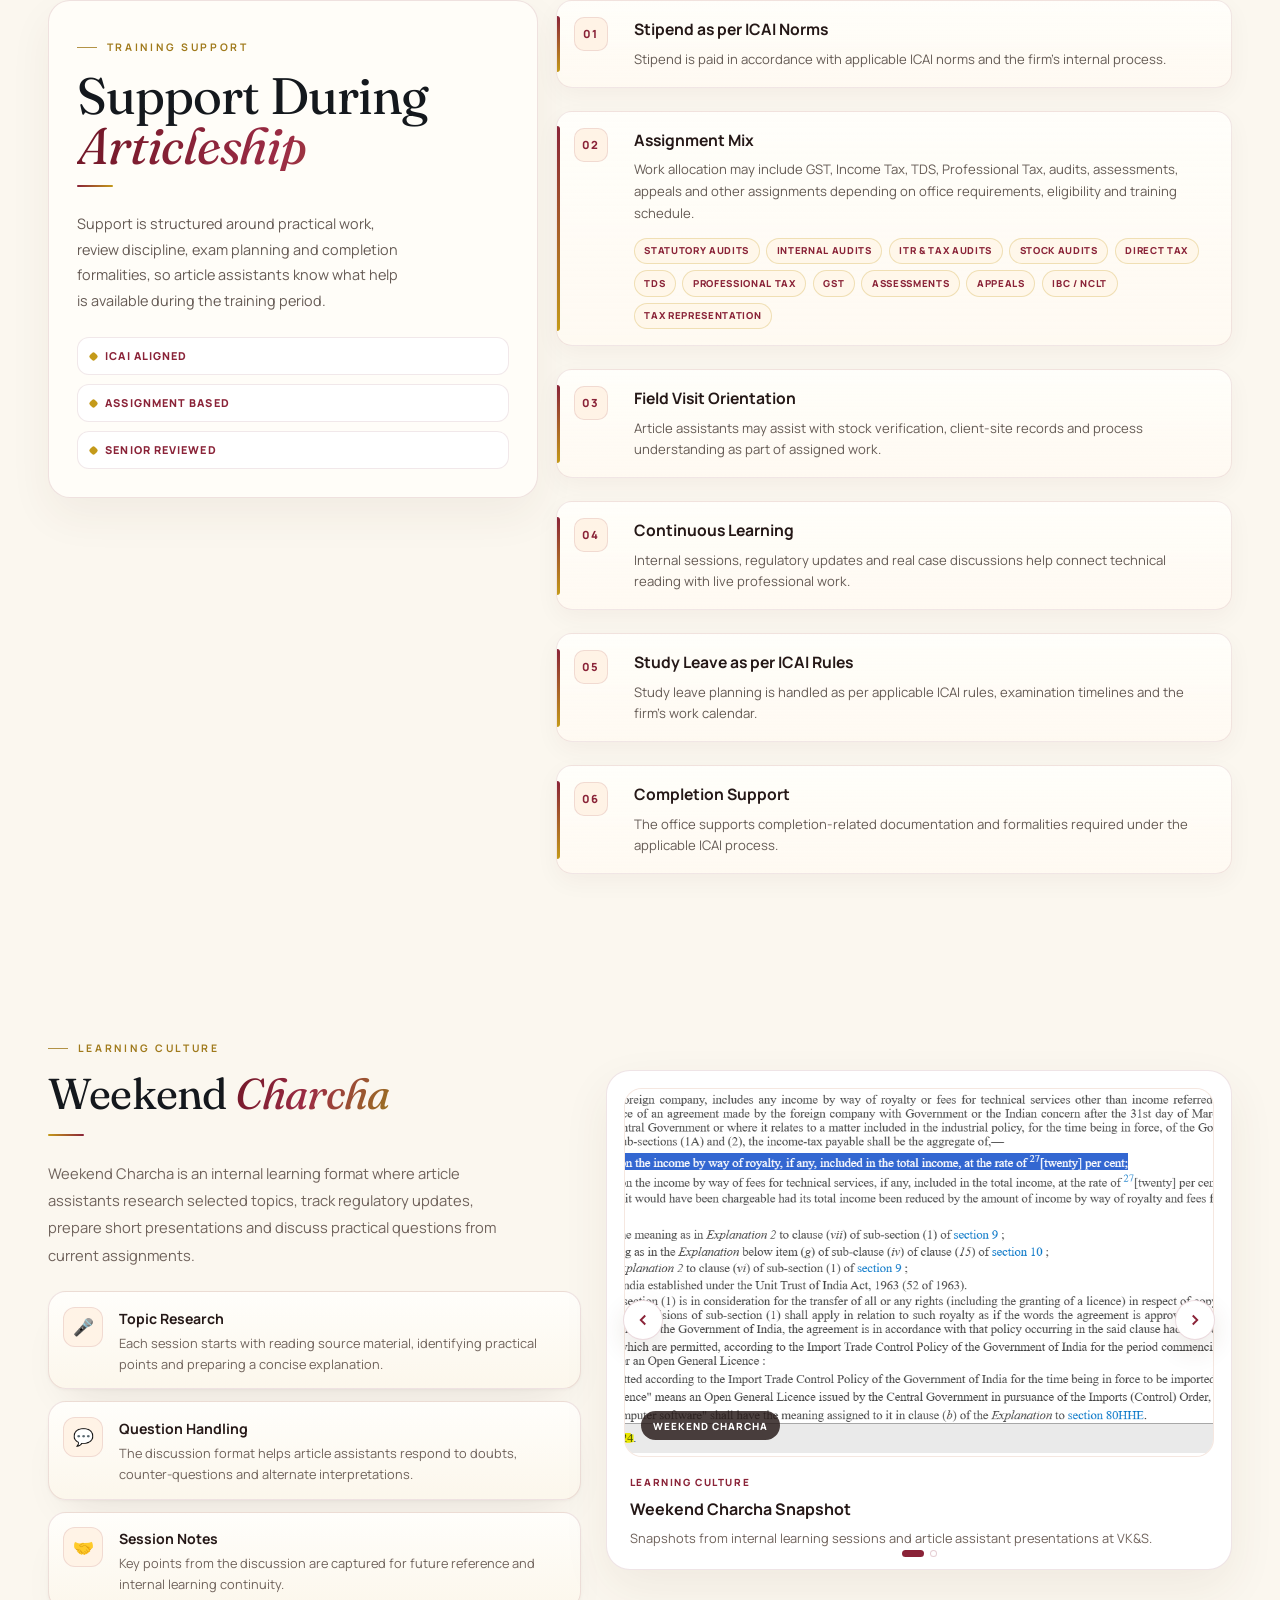
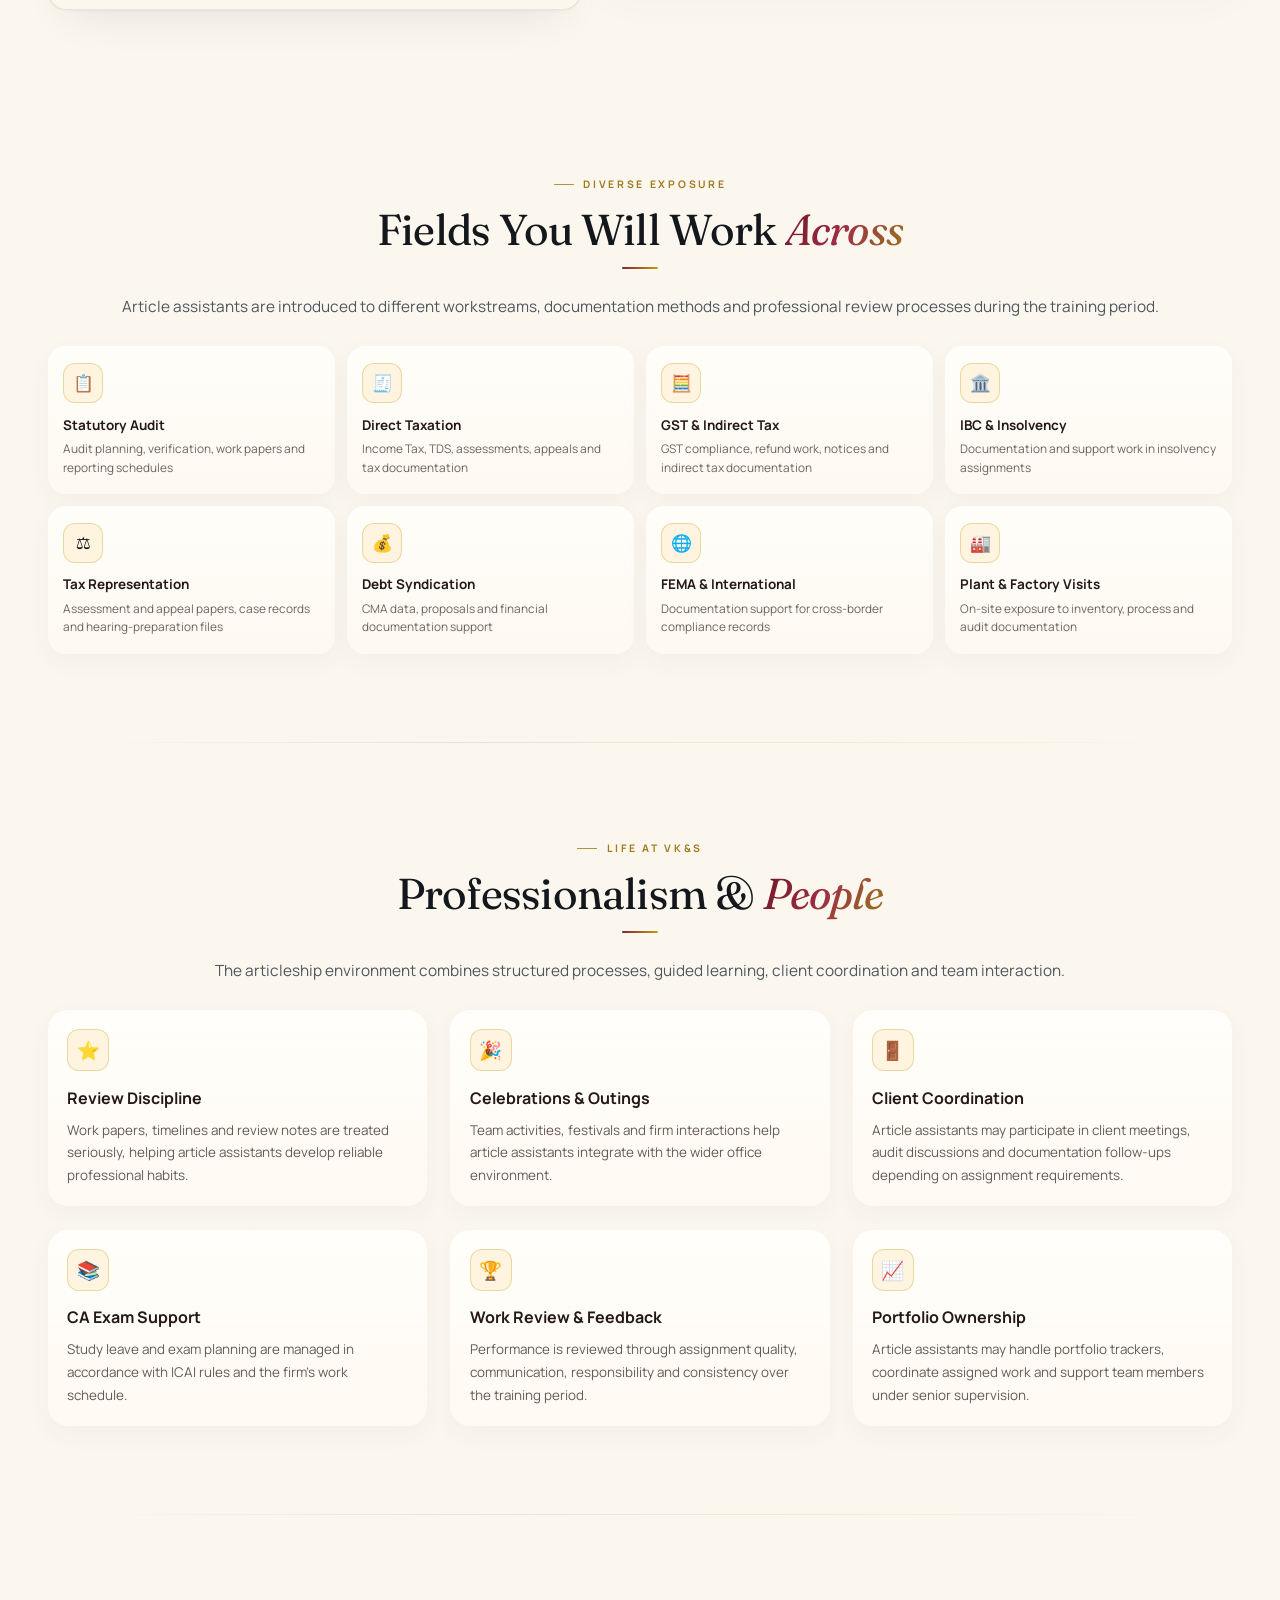
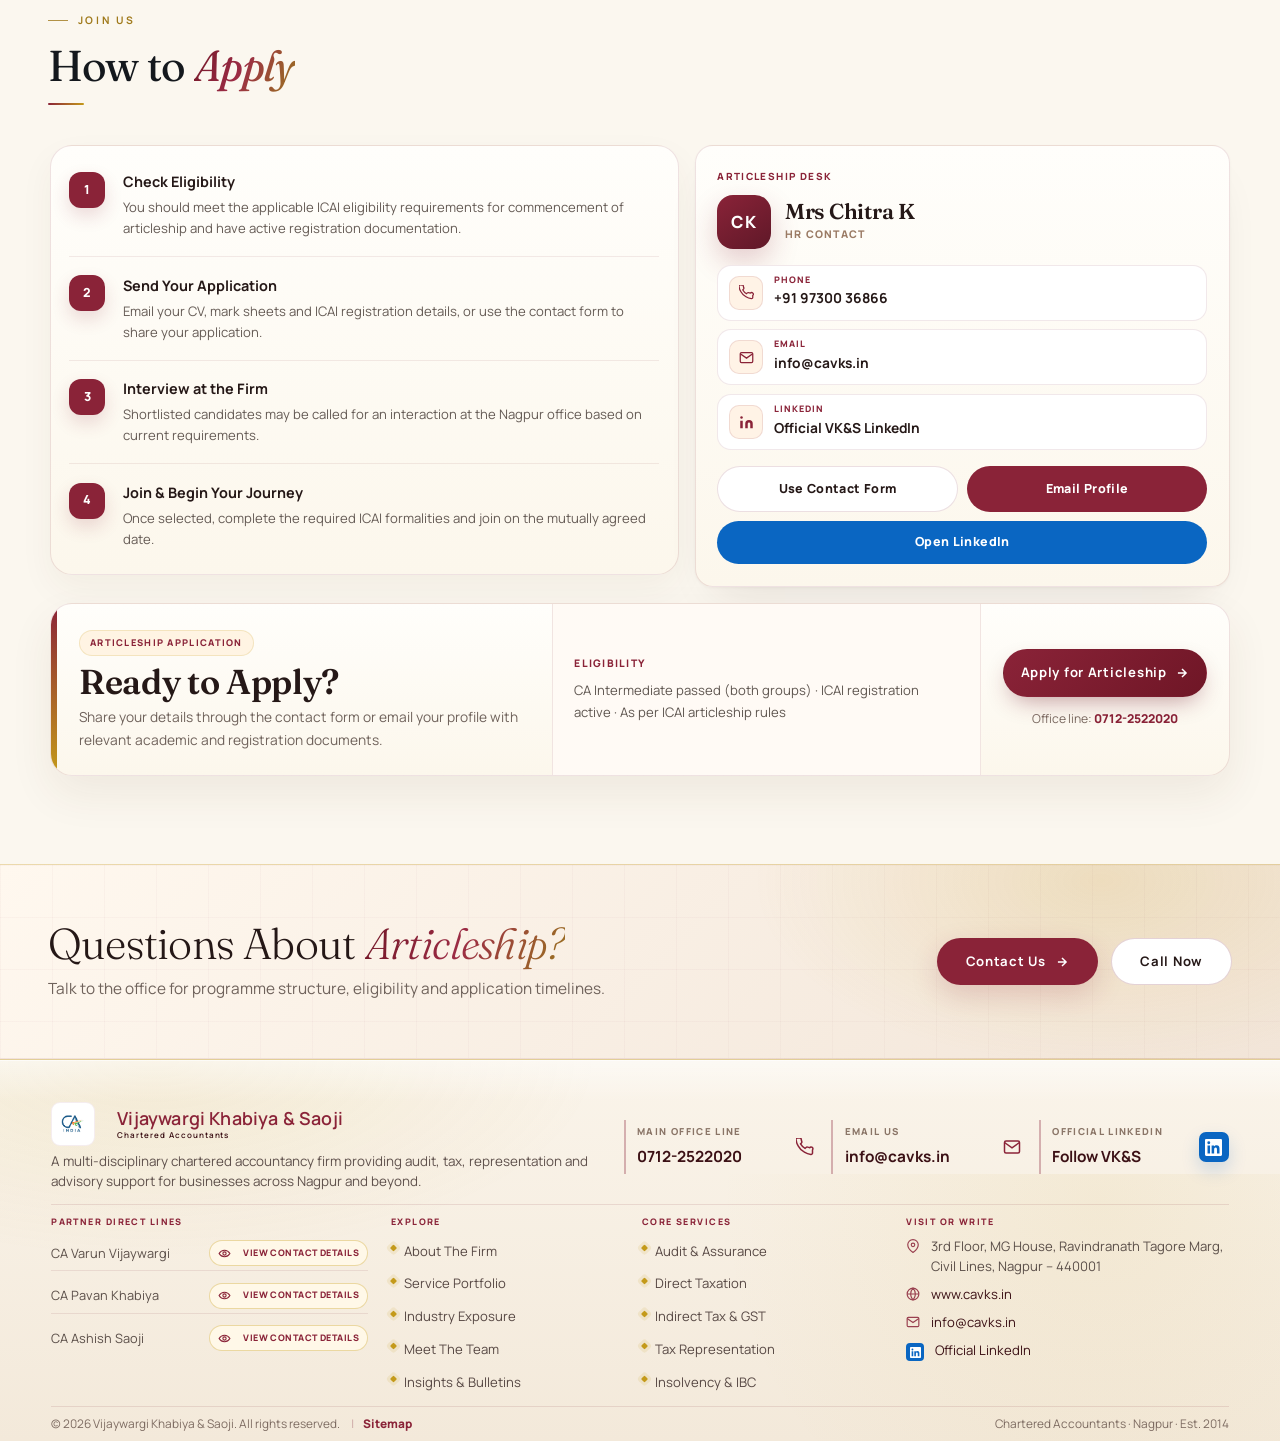
<file: articleship.html>
﻿<!DOCTYPE html>
<html lang="en">
<head>
<meta charset="UTF-8"/>
<meta name="viewport" content="width=device-width,initial-scale=1.0"/>
<title>CA Articleship | Vijaywargi Khabiya &amp; Saoji &mdash; Nagpur</title>
<meta name="description" content="CA articleship at VK&amp;S, Nagpur. Structured practical training across audit, GST, income tax, TDS, assessments, appeals and related professional documentation."/>
<meta name="robots" content="index,follow,max-image-preview:large"/>
<meta property="og:title" content="CA Articleship | Vijaywargi Khabiya &amp; Saoji &mdash; Nagpur"/>
<meta property="og:description" content="CA articleship at VK&amp;S, Nagpur. Structured practical training across audit, GST, income tax, TDS, assessments, appeals and related professional documentation."/>
<meta property="og:type" content="website"/>
<meta property="og:url" content="https://www.cavks.in/articleship.html"/>
<meta property="og:image" content="https://www.cavks.in/images/logo.jpg"/>
<meta name="twitter:card" content="summary"/>
<meta name="twitter:title" content="CA Articleship | Vijaywargi Khabiya &amp; Saoji &mdash; Nagpur"/>
<meta name="twitter:description" content="CA articleship at VK&amp;S, Nagpur. Structured practical training across audit, GST, income tax, TDS, assessments, appeals and related professional documentation."/>
<meta name="twitter:image" content="https://www.cavks.in/images/logo.jpg"/>
<link rel="canonical" href="https://www.cavks.in/articleship.html"/>
<link rel="icon" type="image/jpeg" href="images/logo.jpg"/>
<link rel="apple-touch-icon" href="images/logo.jpg"/>
<link rel="manifest" href="site.webmanifest"/>
<meta name="theme-color" content="#7b1d2e"/>
<link rel="preconnect" href="https://fonts.googleapis.com"/>
<link rel="preconnect" href="https://fonts.gstatic.com" crossorigin/>
<link rel="stylesheet" href="https://fonts.googleapis.com/css2?family=Fraunces:ital,opsz,wght@0,9..144,300..700;1,9..144,300..700&family=Manrope:wght@200..800&display=swap"/>
<link rel="stylesheet" href="style.css"/>
<style>
/* ============================================================
   ARTICLESHIP — rebuilt single-layer page styles (2026-06-11)
   One uniform palette: maroon #8a2338 / #7b1d2e primary,
   antique-gold detail, cream surfaces. The page header band,
   grid pattern and h1/em/p colors come from the global
   normalization rules in style.css.
   ============================================================ */

/* ── HERO ── */
.arship-hero{position:relative;overflow:hidden}
.arship-hero-inner{position:relative;z-index:1;display:grid;grid-template-columns:minmax(0,1fr) minmax(330px,420px);gap:2.6rem;align-items:center}
.arship-badge{display:inline-flex;align-items:center;gap:.5rem;margin-bottom:1.2rem;padding:.48rem 1.05rem;border-radius:999px;background:#fff;border:1px solid rgba(138,35,56,.14);box-shadow:0 10px 28px rgba(80,51,26,.05);font-size:.66rem;font-weight:800;letter-spacing:.12em;text-transform:uppercase;color:#8a2338}
.arship-hero h1{margin-bottom:1.05rem}
.arship-hero h1 em{display:block;font-style:italic}
.arship-hero .btn{min-height:48px}
.arship-hero .btn-ghost{color:#251817;border-color:rgba(123,33,53,.2);background:rgba(255,255,255,.66)}
.arship-hero .btn-ghost:hover{background:#8a2338;color:#fff;border-color:#8a2338}
.arship-hero-stats{display:grid;grid-template-columns:repeat(4,minmax(0,1fr));gap:.65rem;margin-top:1.55rem;max-width:760px}
.arship-stat{min-width:0;border-radius:16px;padding:.82rem .9rem;background:rgba(255,255,255,.82);border:1px solid rgba(123,33,53,.1);box-shadow:0 12px 28px rgba(80,51,26,.05)}
.arship-stat .n{font-family:'Manrope','Inter',sans-serif;font-size:1.22rem;font-weight:800;letter-spacing:-.02em;line-height:1;color:#8a2338}
.arship-stat .l{margin-top:.3rem;font-size:.56rem;font-weight:800;letter-spacing:.1em;text-transform:uppercase;line-height:1.3;color:#8a7567}

/* Hero training-path card */
.arship-path-card{position:relative;padding:1.25rem;border-radius:24px;background:linear-gradient(145deg,#fff 0%,#fff8ef 100%);border:1px solid rgba(123,33,53,.12);box-shadow:0 22px 60px rgba(80,51,26,.08);overflow:hidden}
.arship-path-card::before{content:'';position:absolute;inset:.7rem;border:1px solid rgba(138,35,56,.08);border-radius:18px;pointer-events:none}
.path-head{position:relative;z-index:1;padding:.9rem .9rem .75rem}
.path-head span{display:inline-flex;font-size:.6rem;font-weight:900;letter-spacing:.16em;text-transform:uppercase;color:#8a2338;margin-bottom:.4rem}
.path-head strong{display:block;font-family:'Fraunces',serif;font-size:1.9rem;font-weight:600;line-height:1;color:#211412}
.path-head p{margin:.55rem 0 0;color:#76665c;font-size:.82rem;line-height:1.6}
.path-flow{position:relative;z-index:1;display:grid;gap:.6rem;padding:.25rem}
.path-step{display:grid;grid-template-columns:42px 1fr;gap:.72rem;align-items:center;padding:.7rem .8rem;background:rgba(255,255,255,.8);border:1px solid rgba(123,33,53,.1);border-radius:14px}
.path-step b{width:36px;height:36px;border-radius:12px;background:#8a2338;color:#fff;display:grid;place-items:center;font-size:.62rem;letter-spacing:.08em;box-shadow:0 8px 18px rgba(138,35,56,.18)}
.path-step span{font-size:.82rem;font-weight:700;color:#352521}

/* ── TRAINING APPROACH ── */
.why-grid{display:grid;grid-template-columns:repeat(2,minmax(0,1fr));gap:1rem;margin-top:2.2rem;align-items:stretch}
.why-card{position:relative;display:flex;flex-direction:column;min-height:200px;padding:1.45rem;border-radius:20px;overflow:hidden}
.why-card-num{position:absolute;top:1.1rem;right:1.15rem;display:inline-flex;align-items:center;justify-content:center;width:30px;height:30px;border-radius:10px;background:#fff4df;border:1px solid rgba(196,154,26,.32);color:#8a2338;font-family:'Manrope','Inter',sans-serif;font-size:.62rem!important;font-weight:900;letter-spacing:.08em;line-height:1}
.why-card-icon{width:42px;height:42px;border-radius:12px;background:#fff4df;border:1px solid rgba(196,154,26,.32);display:grid;place-items:center;margin-bottom:.85rem;font-size:1.15rem}
.why-card h4{font-size:1rem;font-weight:700;color:#251817;margin-bottom:.45rem}
.why-card p{font-size:.85rem;color:#655b55;line-height:1.7}

/* ── SUPPORT / OFFER ROWS (layout pairs with .support-* in style.css) ── */
.offer-row{position:relative;display:grid;grid-template-columns:44px 1fr;gap:1rem;align-items:start;border-radius:16px;background:#fff;border:1px solid rgba(123,33,53,.11);padding:1.1rem;box-shadow:0 12px 30px rgba(80,51,26,.045);overflow:hidden}
.offer-row::before{content:'';position:absolute;left:0;top:1rem;bottom:1rem;width:3px;background:linear-gradient(180deg,#8a2338,#c49a1a);border-radius:0 4px 4px 0}
.offer-num{width:34px;height:34px;border-radius:11px;background:#fff3e6;border:1px solid rgba(138,35,56,.12);display:grid;place-items:center;font-family:'Manrope','Inter',sans-serif;font-size:.7rem;font-weight:900;letter-spacing:.08em;color:#8a2338}
.offer-content h4{font-size:.95rem;font-weight:700;color:#251817;margin-bottom:.35rem}
.offer-content p{font-size:.82rem;color:#655b55;line-height:1.65}
.offer-tags{display:flex;flex-wrap:wrap;gap:.4rem;margin-top:.8rem}
.offer-tag{font-size:.6rem;font-weight:800;letter-spacing:.07em;text-transform:uppercase;padding:.26rem .6rem;border-radius:999px;background:#fff7ea;color:#8a2338;border:1px solid rgba(196,154,26,.26)}

/* ── WEEKEND CHARCHA ── */
.charcha-new{position:relative;padding:68px 0;overflow:hidden}
.charcha-new-inner{position:relative;z-index:1;display:grid;grid-template-columns:minmax(0,.92fr) minmax(360px,1.08fr);gap:1.6rem;align-items:center}
.charcha-new .rule.gold{margin-top:1rem}
.charcha-feats{display:grid;gap:.75rem;margin-top:1.4rem}
.charcha-feat-new{display:flex;gap:1rem;align-items:flex-start;background:#fff;border:1px solid rgba(123,33,53,.1);border-radius:16px;padding:.9rem;box-shadow:0 10px 28px rgba(80,51,26,.04)}
.charcha-feat-icon-new{width:40px;height:40px;border-radius:12px;background:#fff3e6;border:1px solid rgba(138,35,56,.12);display:grid;place-items:center;font-size:1.05rem;flex-shrink:0;color:#8a2338}
.charcha-feat-new h5{font-size:.88rem;font-weight:700;color:#251817;margin-bottom:.2rem}
.charcha-feat-new p{font-size:.8rem;color:#6f625b;line-height:1.6}
.charcha-photo-panel{position:relative;background:#fff;border:1px solid rgba(123,33,53,.12);border-radius:24px;padding:1.05rem;box-shadow:0 18px 48px rgba(80,51,26,.07);overflow:hidden}
.charcha-photo-frame,
.charcha-carousel{position:relative;overflow:hidden;border-radius:18px;background:#fff8ef;border:1px solid rgba(123,33,53,.08)}
.charcha-slide{display:none;margin:0;position:relative}
.charcha-slide.is-active{display:block}
.charcha-slide img{width:100%;aspect-ratio:16/10;object-fit:cover;display:block}
.charcha-slide figcaption{position:absolute;left:1rem;bottom:1rem;background:rgba(37,24,23,.82);color:#fff;border-radius:999px;padding:.38rem .75rem;font-size:.62rem;font-weight:800;letter-spacing:.1em;text-transform:uppercase}
.charcha-arrow{position:absolute;top:50%;transform:translateY(-50%);z-index:3;width:40px;height:40px;border-radius:50%;background:#fff;color:#8a2338;border:1px solid rgba(138,35,56,.16);display:grid;place-items:center;box-shadow:0 10px 26px rgba(80,51,26,.12);transition:all var(--tf);cursor:pointer}
.charcha-arrow:hover{background:#8a2338;color:#fff}
.charcha-arrow svg{width:18px;height:18px}
.charcha-arrow.prev{left:1rem}
.charcha-arrow.next{right:1rem}
.charcha-dots{position:absolute;left:0;right:0;bottom:.75rem;display:flex;justify-content:center;gap:.4rem;z-index:3}
.charcha-dots button{width:7px;height:7px;border-radius:50%;background:rgba(255,255,255,.75);border:1px solid rgba(138,35,56,.22);cursor:pointer;padding:0}
.charcha-dots button.is-active{width:22px;border-radius:999px;background:#8a2338}
.charcha-photo-panel.is-single .charcha-arrow,.charcha-photo-panel.is-single .charcha-dots{display:none}
.charcha-photo-copy{position:relative;padding:1.05rem .35rem .2rem}
.charcha-photo-copy span{display:block;font-size:.62rem;font-weight:800;letter-spacing:.16em;text-transform:uppercase;color:#8a2338;margin-bottom:.35rem}
.charcha-photo-copy h4{color:#251817;font-size:1rem;font-weight:700;margin-bottom:.35rem}
.charcha-photo-copy p{color:#6f625b;font-size:.8rem;line-height:1.65}

/* ── DIVERSE EXPOSURE ── */
.exposure-grid{display:grid;grid-template-columns:repeat(4,minmax(0,1fr));gap:.75rem;margin-top:1.6rem}
.exp-card{border-radius:18px;padding:1.05rem .95rem;text-align:left}
.exp-card-icon{width:40px;height:40px;border-radius:12px;background:#fff4df;border:1px solid rgba(196,154,26,.32);display:grid;place-items:center;margin-bottom:.65rem;font-size:1.05rem}
.exp-card h5{font-size:.84rem;font-weight:700;color:#251817;margin-bottom:.3rem}
.exp-card p{font-size:.74rem;color:#6f625b;line-height:1.55}

/* ── CULTURE (one uniform card; legacy navy/gold/surf variants unified) ── */
.culture-grid{display:grid;grid-template-columns:repeat(3,minmax(0,1fr));gap:.85rem;margin-top:1.6rem}
.culture-card,
.culture-card.navy,
.culture-card.gold,
.culture-card.surf{border-radius:20px;padding:1.2rem}
.culture-card-icon{width:42px;height:42px;border-radius:12px;background:#fff4df;border:1px solid rgba(196,154,26,.32);display:grid;place-items:center;margin-bottom:.85rem;font-size:1.15rem}
.culture-card h4,
.culture-card.navy h4{font-size:1rem;font-weight:700;color:#251817;margin-bottom:.45rem}
.culture-card p,
.culture-card.navy p{font-size:.84rem;color:#655b55;line-height:1.7}

/* ── HOW TO APPLY ── */
.apply-split{display:grid;grid-template-columns:minmax(0,1.08fr) minmax(340px,.92fr);gap:1rem;align-items:stretch;max-width:1180px;margin:0 auto}
.apply-steps{background:#fff;border:1px solid rgba(123,33,53,.11);border-radius:22px;padding:.45rem 1.15rem;box-shadow:0 14px 34px rgba(80,51,26,.05)}
.apply-step{display:flex;gap:1.1rem;align-items:flex-start;padding:1.05rem 0;border-bottom:1px solid rgba(123,33,53,.09)}
.apply-step:last-child{border:none}
.apply-step-num{width:36px;height:36px;border-radius:12px;background:#8a2338;color:#fff;font-size:.78rem;font-weight:800;display:grid;place-items:center;flex-shrink:0;margin-top:.1rem;box-shadow:0 8px 18px rgba(138,35,56,.16)}
.apply-step-text h5{font-size:.9rem;font-weight:700;color:#251817;margin-bottom:.2rem}
.apply-step-text p{font-size:.82rem;color:#655b55;line-height:1.6}
.apply-side{display:block}

/* HR contact card */
.arship-hr-card{position:relative;height:100%;background:linear-gradient(145deg,#fff 0%,#fff8ef 100%);border:1px solid rgba(123,33,53,.12);border-radius:22px;padding:1.35rem;box-shadow:0 18px 48px rgba(80,51,26,.07);overflow:hidden}
.arship-hr-card::before{content:'';position:absolute;right:-3rem;top:-3.4rem;width:10rem;height:10rem;border-radius:50%;background:rgba(138,35,56,.05)}
.arship-hr-card>*{position:relative;z-index:1}
.arship-hr-card .kicker{font-size:.62rem;font-weight:900;letter-spacing:.14em;text-transform:uppercase;color:#8a2338;margin-bottom:.65rem}
.arship-hr-head{display:flex;align-items:center;gap:.85rem;margin-bottom:1rem}
.arship-hr-avatar{width:54px;height:54px;border-radius:16px;background:linear-gradient(145deg,#8a2338,#5f1828);color:#fff;display:grid;place-items:center;font-size:1.05rem;font-weight:800;letter-spacing:.06em;box-shadow:0 12px 28px rgba(138,35,56,.22)}
.arship-hr-head h3{font-size:1.35rem;font-weight:600;color:#251817;margin:0}
.arship-hr-head span{display:block;font-size:.66rem;font-weight:800;letter-spacing:.12em;text-transform:uppercase;color:#9a7a64;margin-top:.12rem}
.arship-contact-lines{display:grid;gap:.55rem;margin-bottom:1rem}
.arship-contact-line{display:grid;grid-template-columns:34px 1fr;gap:.65rem;align-items:center;padding:.62rem .7rem;border:1px solid rgba(123,33,53,.1);border-radius:14px;background:#fff}
.arship-contact-icon{width:34px;height:34px;border-radius:10px;background:#fff3e6;border:1px solid rgba(138,35,56,.12);display:grid;place-items:center;color:#8a2338}
.arship-contact-line strong{display:block;color:#8a2338;font-size:.56rem;font-weight:900;letter-spacing:.12em;text-transform:uppercase;line-height:1}
.arship-contact-line a,.arship-contact-line span{display:block;color:#251817;font-size:.86rem;font-weight:700;margin-top:.16rem}
.arship-hr-actions{display:grid;grid-template-columns:1fr 1fr;gap:.55rem}
.arship-hr-actions a{display:flex;align-items:center;justify-content:center;border-radius:999px;padding:.72rem .8rem;font-size:.78rem;font-weight:850;letter-spacing:.03em;transition:transform var(--tf),background var(--tf)}
.arship-hr-actions a:hover{transform:translateY(-1px)}
.arship-hr-actions .form{background:#fff;border:1px solid rgba(123,33,53,.14);color:#251817}
.arship-hr-actions .email{background:#8a2338;color:#fff}
.arship-hr-actions .linkedin{grid-column:1/-1;background:#0a66c2;color:#fff}

/* Full-width application strip */
.apply-cta-box{grid-column:1/-1;position:relative;display:grid;grid-template-columns:minmax(0,1.05fr) minmax(320px,.9fr) minmax(230px,.52fr);align-items:center;border-radius:22px;background:#fff;border:1px solid rgba(123,33,53,.12);box-shadow:0 18px 44px rgba(80,51,26,.075);overflow:hidden}
.apply-cta-box::before{content:'';position:absolute;inset:0 auto 0 0;width:6px;background:linear-gradient(180deg,#8a2338,#c49a1a)}
.apply-cta-copy,.apply-eligibility,.apply-cta-actions{position:relative;z-index:1}
.apply-cta-copy{padding:1.45rem 1.45rem 1.45rem 1.75rem}
.apply-cta-copy::before{content:'Articleship Application';display:inline-flex;margin-bottom:.55rem;font-size:.58rem;font-weight:900;letter-spacing:.14em;text-transform:uppercase;color:#8a2338;background:#fff4e3;border:1px solid rgba(196,154,26,.18);border-radius:999px;padding:.28rem .62rem}
.apply-cta-box h3{font-family:'Fraunces',serif;font-size:clamp(1.75rem,2.7vw,2.35rem);font-weight:600;line-height:1;margin:0 0 .45rem;color:#251817}
.apply-cta-copy p{max-width:560px;color:#6f625b;font-size:.86rem;line-height:1.65;margin:0}
.apply-eligibility{align-self:stretch;display:flex;flex-direction:column;justify-content:center;margin:0;padding:1.25rem 1.35rem;border-left:1px solid rgba(123,33,53,.1);border-right:1px solid rgba(123,33,53,.1);background:#fffaf5}
.apply-eligibility h6{font-size:.65rem;font-weight:800;letter-spacing:.12em;text-transform:uppercase;color:#8a2338;margin-bottom:.5rem}
.apply-eligibility p{font-size:.82rem;line-height:1.65;color:#5f5650;margin:0}
.apply-cta-actions{align-self:stretch;display:flex;flex-direction:column;justify-content:center;gap:.72rem;padding:1.25rem 1.35rem}
.apply-cta-actions .btn{width:100%;min-height:48px;justify-content:center}
.apply-office-line{text-align:center;font-size:.76rem;color:#7a6a61;margin:0}
.apply-office-line a{color:#8a2338;font-weight:900}

/* ── RESPONSIVE ── */
@media(max-width:980px){
  .arship-hero-inner{grid-template-columns:1fr}
  .charcha-new-inner{grid-template-columns:1fr}
  .apply-split{grid-template-columns:1fr}
  .apply-cta-box{grid-template-columns:1fr}
  .apply-cta-box::before{width:100%;height:5px;background:linear-gradient(90deg,#8a2338,#c49a1a)}
  .apply-eligibility{border-left:0;border-right:0;border-top:1px solid rgba(123,33,53,.1);border-bottom:1px solid rgba(123,33,53,.1)}
}
@media(max-width:900px){
  .arship-hero .btn{width:100%;justify-content:center}
  .arship-hero-stats{grid-template-columns:repeat(2,minmax(0,1fr));gap:.55rem;margin-top:1rem}
  .arship-stat{padding:.72rem;border-radius:15px}
  .arship-path-card{padding:.9rem;border-radius:20px}
  .path-head{padding:.7rem .75rem .5rem}
  .path-head strong{font-size:1.55rem}
  .path-step{grid-template-columns:34px 1fr;padding:.58rem}
  .path-step b{width:30px;height:30px;border-radius:10px}
  .path-step span{font-size:.76rem}
  .why-card{min-height:0}
  .why-card-num{top:.85rem;right:.85rem;font-size:.58rem!important}
  .charcha-new{padding:44px 0}
  .charcha-feats{gap:.6rem}
  .charcha-feat-new{padding:.8rem;border-radius:15px}
  .charcha-photo-panel{padding:.75rem;border-radius:20px}
  .charcha-photo-copy{padding:.8rem .15rem .05rem}
  .exposure-grid{grid-template-columns:repeat(2,minmax(0,1fr))!important;gap:.65rem!important}
  .culture-grid{grid-template-columns:repeat(2,minmax(0,1fr))!important;gap:.65rem!important}
  .exp-card,.culture-card{padding:1rem;border-radius:16px}
  .apply-steps{border-radius:18px;padding:.2rem .9rem}
  .apply-step{gap:.85rem;padding:.85rem 0}
  .apply-step-num{width:32px;height:32px;border-radius:10px}
  .apply-cta-copy,.apply-eligibility,.apply-cta-actions{padding:1rem}
  .apply-cta-box h3{font-size:1.75rem}
  .arship-hr-card{padding:1.05rem;border-radius:18px}
}
@media(max-width:520px){
  .exposure-grid,.culture-grid{grid-template-columns:1fr!important}
  .charcha-arrow{width:34px;height:34px}
  .charcha-arrow.prev{left:.65rem}
  .charcha-arrow.next{right:.65rem}
  .arship-hr-actions{grid-template-columns:1fr}
  .arship-hr-actions .linkedin{grid-column:auto}
  .arship-contact-line{grid-template-columns:30px 1fr;padding:.55rem}
  .arship-contact-icon{width:30px;height:30px}
}
</style>
<script type="application/ld+json">
{
  "@context": "https://schema.org",
  "@type": "WebPage",
  "name": "CA Articleship | Vijaywargi Khabiya &amp; Saoji &mdash; Nagpur",
  "description": "CA articleship at VK&amp;S, Nagpur. Structured practical training across audit, GST, income tax, TDS, assessments, appeals and related professional documentation.",
  "url": "https://www.cavks.in/articleship.html",
  "publisher": {
    "@type": "AccountingService",
    "name": "Vijaywargi Khabiya & Saoji",
    "url": "https://www.cavks.in/",
    "logo": "https://www.cavks.in/images/logo.jpg",
    "address": {
      "@type": "PostalAddress",
      "streetAddress": "3rd Floor, MG House, Ravindranath Tagore Marg, Civil Lines",
      "addressLocality": "Nagpur",
      "addressRegion": "Maharashtra",
      "postalCode": "440001",
      "addressCountry": "IN"
    },
    "telephone": "+91-712-2522020",
    "email": "info@cavks.in"
  }
}
</script>
<script type="application/ld+json">
{
  "@context": "https://schema.org",
  "@type": "BreadcrumbList",
  "itemListElement": [
    {
      "@type": "ListItem",
      "position": 1,
      "name": "Home",
      "item": "https://www.cavks.in/"
    },
    {
      "@type": "ListItem",
      "position": 2,
      "name": "CA Articleship",
      "item": "https://www.cavks.in/articleship.html"
    }
  ]
}
</script>
</head>
<body>
<a class="skip-link" href="#main-content">Skip to main content</a>

<!-- NAV -->
<nav class="nav">
  <div class="container nav-inner">
    <a href="index.html" class="logo">
  <img height="1330" width="1703" decoding="async" src="images/logo.jpg" alt="VK&amp;S CA" class="logo-img" loading="eager"/>
  <div class="logo-text">
    <span class="logo-firm">Vijaywargi Khabiya &amp; Saoji</span>        <span class="logo-tag">Chartered Accountants</span>
  </div>
    </a>
    <ul class="nav-links">
      <li class="nav-item"><a href="index.html">Home</a></li>
      <li class="nav-item has-dropdown">
        <button class="nav-drop-toggle" aria-expanded="false">About <svg viewBox="0 0 24 24" fill="none" stroke="currentColor" stroke-width="2"><path d="M6 9l6 6 6-6"/></svg></button>
        <div class="nav-dropdown">
          <a href="about.html#overview"><span>Firm Overview</span><small>Our story, multi-city presence and firm philosophy.</small></a>
          <a href="about.html#firm-vision"><span>Vision</span><small>Inclusive growth, compliance culture and expanding reach.</small></a>
          <a href="about.html#firm-strengths"><span>Strengths</span><small>Professionalism, quality deliverables and practical advisory.</small></a>
          <a href="about.html#firm-profile"><span>Firm Profile</span><small>Practice approach, reach and core professional strengths.</small></a>
        </div>
      </li>
      <li class="nav-item has-dropdown">
        <button class="nav-drop-toggle" aria-expanded="false">Services <svg viewBox="0 0 24 24" fill="none" stroke="currentColor" stroke-width="2"><path d="M6 9l6 6 6-6"/></svg></button>
        <div class="nav-dropdown">
          <a href="services.html#audit"><span>Audit &amp; Assurance</span><small>Statutory, internal, tax and concurrent audit support.</small></a>
          <a href="services.html#direct-tax"><span>Direct Taxation</span><small>Tax planning, assessments and litigation representation.</small></a>
          <a href="services.html#indirect-tax"><span>Indirect Tax &amp; GST</span><small>GST advisory, compliance, refunds and disputes.</small></a>
          <a href="services.html#legal"><span>Tax Representation</span><small>Tax notices, appeals and case-file support.</small></a>
          <a href="services.html#insolvency"><span>Insolvency &amp; IBC</span><small>CIRP, NCLT matters and restructuring support.</small></a>
          <a href="services.html"><span>See All Services In Detail</span></a>
        </div>
      </li>
      <li class="nav-item"><a href="industries.html">Industries</a></li>
      <li class="nav-item"><a href="partners.html">Team</a></li>
      <li class="nav-item has-dropdown">
        <button class="nav-drop-toggle" aria-expanded="false">Insights <svg viewBox="0 0 24 24" fill="none" stroke="currentColor" stroke-width="2"><path d="M6 9l6 6 6-6"/></svg></button>
        <div class="nav-dropdown">
      <a href="publications.html#monthly-bulletins"><span>Monthly Bulletins</span><small>Monthly VK&amp;S bulletin issues in one place.</small></a>
      <a href="publications.html#articles-alerts"><span>Articles &amp; Alerts</span><small>Insights, technical articles and regulatory updates.</small></a>
        </div>
      </li>
      <li class="nav-item"><a href="careers.html">Careers</a></li>
      <li class="nav-item"><a href="articleship.html" class="active">Articleship</a></li>
      <li class="nav-item"><a href="https://abhi-codex48.github.io/vks-nagpur/vks-timesheet.html" class="nav-timesheet-btn" data-timesheet-link>Timesheet</a></li>
      <li class="nav-item"><a href="contact.html" class="nav-cta-btn">Contact Us</a></li>
    </ul>
    <button class="ham" aria-label="Menu"><span></span><span></span><span></span></button>
  </div>
</nav>
<div class="drawer">
  <a href="index.html">Home</a>
  <div class="drawer-group">
    <button class="drawer-toggle" aria-expanded="false">About <svg viewBox="0 0 24 24" fill="none" stroke="currentColor" stroke-width="2"><path d="M6 9l6 6 6-6"/></svg></button>
    <div class="drawer-panel"><div class="drawer-panel-inner">
      <a href="about.html#overview">Firm Overview</a>
      <a href="about.html#firm-vision">Vision</a>
      <a href="about.html#firm-strengths">Strengths</a>
      <a href="about.html#firm-profile">Firm Profile</a>
    </div></div>
  </div>
  <div class="drawer-group">
    <button class="drawer-toggle" aria-expanded="false">Services <svg viewBox="0 0 24 24" fill="none" stroke="currentColor" stroke-width="2"><path d="M6 9l6 6 6-6"/></svg></button>
    <div class="drawer-panel"><div class="drawer-panel-inner">
      <a href="services.html#audit">Audit &amp; Assurance</a>
      <a href="services.html#direct-tax">Direct Taxation</a>
      <a href="services.html#indirect-tax">Indirect Tax &amp; GST</a>
      <a href="services.html#legal">Tax Representation</a>
      <a href="services.html#insolvency">Insolvency &amp; IBC</a>
      <a href="services.html">See All Services In Detail</a>
    </div></div>
  </div>
  <a href="industries.html">Industries</a>
  <a href="partners.html">Team</a>
  <div class="drawer-group">
    <button class="drawer-toggle" aria-expanded="false">Insights <svg viewBox="0 0 24 24" fill="none" stroke="currentColor" stroke-width="2"><path d="M6 9l6 6 6-6"/></svg></button>
    <div class="drawer-panel"><div class="drawer-panel-inner">
    <a href="publications.html#monthly-bulletins">Monthly Bulletins</a>
    <a href="publications.html#articles-alerts">Articles &amp; Alerts</a>
    </div></div>
  </div>
  <a href="careers.html">Careers</a>
  <a href="articleship.html">Articleship</a>
  <a href="https://abhi-codex48.github.io/vks-nagpur/vks-timesheet.html" data-timesheet-link>Timesheet</a>
  <a href="contact.html">Contact</a>
</div>
<!-- HERO -->
<section id="main-content" class="arship-hero">
  <div class="container">
    <div class="arship-hero-inner">
      <div class="rv">
        <div class="arship-badge">&#x1F393; CA Intermediate Passed &middot; Practical Training</div>
        <h1>Build Your CA Journey <em>With Practical Exposure.</em></h1>
        <p>Articleship at VK&amp;S is organised around assigned work, senior review, client coordination, office discipline and exposure to the working style of a professional CA firm.</p>
        <div style="display:flex;gap:1rem;flex-wrap:wrap">
          <a href="#apply" class="btn btn-gold">Apply for Articleship <svg class="arr" viewBox="0 0 24 24" fill="none" stroke="currentColor" stroke-width="2.5"><path d="M5 12h14M12 5l7 7-7 7"/></svg></a>
          <a href="#firm-profile" class="btn btn-ghost">Firm Profile <svg class="arr" viewBox="0 0 24 24" fill="none" stroke="currentColor" stroke-width="2.5"><path d="M5 12h14M12 5l7 7-7 7"/></svg></a>
        </div>
        <div class="arship-hero-stats">
          <div class="arship-stat"><div class="n">80+</div><div class="l">Team Members</div></div>
          <div class="arship-stat"><div class="n">12+</div><div class="l">Industry Sectors</div></div>
          <div class="arship-stat"><div class="n">12</div><div class="l">Years Est. 2014</div></div>
          <div class="arship-stat"><div class="n">2 Yr</div><div class="l">Practical Training</div></div>
        </div>
      </div>
      <div class="arship-hero-card arship-path-card rv">
        <div class="path-head">
          <span>Training Path</span>
          <strong>Structured Articleship</strong>
          <p>A clear sequence from application to allocation, work execution, review and completion formalities.</p>
        </div>
        <div class="path-flow">
          <div class="path-step"><b>01</b><span>Eligibility &amp; Application</span></div>
          <div class="path-step"><b>02</b><span>Induction &amp; File Orientation</span></div>
          <div class="path-step"><b>03</b><span>Assignment Execution</span></div>
          <div class="path-step"><b>04</b><span>Review &amp; Completion Formalities</span></div>
        </div>
      </div>
    </div>
  </div>
</section>

<!-- WHY VK&amp;S -->
<section class="pad" id="firm-profile" style="background:var(--surf)">
  <div class="container">
    <div class="rv" style="text-align:center;margin-bottom:.5rem">
      <span class="eyebrow" style="justify-content:center">Training Approach</span>
      <h2>Training With <em style="color:#8a2338">Method.</em></h2>
      <div class="rule c"></div>
      <p style="max-width:560px;margin:0 auto;color:var(--ink3);font-size:.92rem;line-height:1.8">The training approach focuses on how work is assigned, documented, reviewed and closed so article assistants understand the discipline behind professional assignments.</p>
    </div>
    <div class="why-grid">

      <!-- CARD 1: PARTNER MENTORSHIP -->
      <div class="why-card rv rv-d1">
        <div class="why-card-num">01</div>
        <div class="why-card-icon">&#x1F91D;</div>
        <h4>Wide Exposure</h4>
        <p>Article assistants may work across GST, Income Tax, TDS, Professional Tax, audits, assessments, appeals and related documentation based on assignment allocation.</p>
      </div>

      <!-- CARD 2: REAL CLIENTS -->
      <div class="why-card rv rv-d2">
        <div class="why-card-num">02</div>
        <div class="why-card-icon">&#x1F4CB;</div>
        <h4>Client-Facing Role</h4>
        <p>Exposure can include client meetings, audit discussions, documentation follow-ups and advisory-support work depending on the assignment stage and readiness.</p>
      </div>

      <!-- CARD 3: ICAI SEMINARS -->
      <div class="why-card rv rv-d3">
        <div class="why-card-num">03</div>
        <div class="why-card-icon">&#x1F3A4;</div>
        <h4>Leadership Opportunities</h4>
        <p>Article assistants may progressively take ownership of assigned client portfolios, review trackers and team coordination points under senior supervision.</p>
      </div>

      <!-- CARD 4: EXPOSURE ACROSS DOMAINS -->
      <div class="why-card rv rv-d4">
        <div class="why-card-num">04</div>
        <div class="why-card-icon">&#x1F310;</div>
        <h4>Professional Culture</h4>
        <p>Structured processes, review discipline and collaborative working help article assistants build dependable professional habits.</p>
      </div>

    </div>
  </div>
</section>

<!-- WHAT VK&amp;S OFFERS -->
<section class="pad support-section" id="what-we-offer">
  <div class="container">
    <div class="support-layout">
      <div class="support-brief rv">
        <span class="eyebrow">Training Support</span>
        <h2>Support During <em>Articleship</em></h2>
        <div class="rule"></div>
        <p>Support is structured around practical work, review discipline, exam planning and completion formalities, so article assistants know what help is available during the training period.</p>
        <div class="support-brief-list">
          <span>ICAI aligned</span>
          <span>Assignment based</span>
          <span>Senior reviewed</span>
        </div>
      </div>
      <div class="support-grid">
        <div class="offer-row rv rv-d1">
          <div class="offer-num">01</div>
          <div class="offer-content">
            <h4>Stipend as per ICAI Norms</h4>
            <p>Stipend is paid in accordance with applicable ICAI norms and the firm's internal process.</p>
          </div>
        </div>
        <div class="offer-row support-feature rv rv-d2">
          <div class="offer-num">02</div>
          <div class="offer-content">
            <h4>Assignment Mix</h4>
            <p>Work allocation may include GST, Income Tax, TDS, Professional Tax, audits, assessments, appeals and other assignments depending on office requirements, eligibility and training schedule.</p>
            <div class="offer-tags">
              <span class="offer-tag">Statutory Audits</span>
              <span class="offer-tag">Internal Audits</span>
              <span class="offer-tag">ITR &amp; Tax Audits</span>
              <span class="offer-tag">Stock Audits</span>
              <span class="offer-tag">Direct Tax</span>
              <span class="offer-tag">TDS</span>
              <span class="offer-tag">Professional Tax</span>
              <span class="offer-tag">GST</span>
              <span class="offer-tag">Assessments</span>
              <span class="offer-tag">Appeals</span>
              <span class="offer-tag">IBC / NCLT</span>
              <span class="offer-tag">Tax Representation</span>
            </div>
          </div>
        </div>
        <div class="offer-row rv rv-d3">
          <div class="offer-num">03</div>
          <div class="offer-content">
            <h4>Field Visit Orientation</h4>
            <p>Article assistants may assist with stock verification, client-site records and process understanding as part of assigned work.</p>
          </div>
        </div>
        <div class="offer-row rv rv-d1">
          <div class="offer-num">04</div>
          <div class="offer-content">
            <h4>Continuous Learning</h4>
            <p>Internal sessions, regulatory updates and real case discussions help connect technical reading with live professional work.</p>
          </div>
        </div>
        <div class="offer-row rv rv-d2">
          <div class="offer-num">05</div>
          <div class="offer-content">
            <h4>Study Leave as per ICAI Rules</h4>
            <p>Study leave planning is handled as per applicable ICAI rules, examination timelines and the firm's work calendar.</p>
          </div>
        </div>
        <div class="offer-row rv rv-d3">
          <div class="offer-num">06</div>
          <div class="offer-content">
            <h4>Completion Support</h4>
            <p>The office supports completion-related documentation and formalities required under the applicable ICAI process.</p>
          </div>
        </div>
      </div>
    </div>
  </div>
</section>

<!-- LEARNING CULTURE -->
<section class="charcha-new">
  <div class="container">
    <div class="charcha-new-inner">
      <div class="rv">
        <span class="eyebrow">Learning Culture</span>
        <h2>Weekend <em style="color:#8a2338;font-style:italic">Charcha</em></h2>
        <div class="rule gold" style="margin-top:1rem"></div>
        <p style="color:#6f625b;margin-top:1rem;font-size:.92rem;line-height:1.85;max-width:480px">Weekend Charcha is an internal learning format where article assistants research selected topics, track regulatory updates, prepare short presentations and discuss practical questions from current assignments.</p>
        <div class="charcha-feats">
          <div class="charcha-feat-new rv rv-d1">
            <div class="charcha-feat-icon-new">&#x1F3A4;</div>
            <div>
              <h5>Topic Research</h5>
              <p>Each session starts with reading source material, identifying practical points and preparing a concise explanation.</p>
            </div>
          </div>
          <div class="charcha-feat-new rv rv-d2">
            <div class="charcha-feat-icon-new">&#x1F4AC;</div>
            <div>
              <h5>Question Handling</h5>
              <p>The discussion format helps article assistants respond to doubts, counter-questions and alternate interpretations.</p>
            </div>
          </div>
          <div class="charcha-feat-new rv rv-d3">
            <div class="charcha-feat-icon-new">&#x1F91D;</div>
            <div>
              <h5>Session Notes</h5>
              <p>Key points from the discussion are captured for future reference and internal learning continuity.</p>
            </div>
          </div>
        </div>
      </div>
      <div class="charcha-photo-panel rv" data-charcha-carousel>
        <div class="charcha-photo-frame charcha-carousel">
          <figure class="charcha-slide is-active">
            <img height="579" width="1841" decoding="async" src="images/weekend-charcha/Ammendment%20rule%2027%20115A.png" alt="Weekend Charcha technical discussion at VK&amp;S" loading="lazy"/>
            <figcaption>Weekend Charcha</figcaption>
          </figure>
          <figure class="charcha-slide">
            <img height="926" width="1599" decoding="async" src="images/weekend-charcha/image%201.png" alt="Weekend Charcha learning session at VK&amp;S" loading="lazy"/>
            <figcaption>Learning Session</figcaption>
          </figure>
        </div>
        <button class="charcha-arrow prev" type="button" aria-label="Previous Weekend Charcha image" data-charcha-prev>
          <svg viewBox="0 0 24 24" fill="none" stroke="currentColor" stroke-width="2.5"><path d="M15 18l-6-6 6-6"/></svg>
        </button>
        <button class="charcha-arrow next" type="button" aria-label="Next Weekend Charcha image" data-charcha-next>
          <svg viewBox="0 0 24 24" fill="none" stroke="currentColor" stroke-width="2.5"><path d="M9 6l6 6-6 6"/></svg>
        </button>
        <div class="charcha-dots" aria-label="Weekend Charcha image navigation">
          <button class="is-active" type="button" aria-label="Show Weekend Charcha image 1" data-charcha-dot="0"></button>
          <button type="button" aria-label="Show Weekend Charcha image 2" data-charcha-dot="1"></button>
        </div>
        <div class="charcha-photo-copy">
          <span>Learning Culture</span>
          <h4>Weekend Charcha Snapshot</h4>
          <p>Snapshots from internal learning sessions and article assistant presentations at VK&amp;S.</p>
        </div>
      </div>
    </div>
  </div>
</section>

<!-- DIVERSE EXPOSURE &mdash; PLANT & FACTORY VISITS -->
<section class="pad" style="background:var(--surf)">
  <div class="container">
    <div class="rv" style="text-align:center">
      <span class="eyebrow" style="justify-content:center">Diverse Exposure</span>
      <h2>Fields You Will Work <em style="color:#8a2338">Across</em></h2>
      <div class="rule c"></div>
      <p class="articleship-scope-note">Article assistants are introduced to different workstreams, documentation methods and professional review processes during the training period.</p>
    </div>
    <div class="exposure-grid">
      <div class="exp-card rv rv-d1">
        <div class="exp-card-icon">&#x1F4CB;</div>
        <h5>Statutory Audit</h5>
        <p>Audit planning, verification, work papers and reporting schedules</p>
      </div>
      <div class="exp-card rv rv-d2">
        <div class="exp-card-icon">&#x1F9FE;</div>
        <h5>Direct Taxation</h5>
        <p>Income Tax, TDS, assessments, appeals and tax documentation</p>
      </div>
      <div class="exp-card rv rv-d3">
        <div class="exp-card-icon">&#x1F9EE;</div>
        <h5>GST &amp; Indirect Tax</h5>
        <p>GST compliance, refund work, notices and indirect tax documentation</p>
      </div>
      <div class="exp-card rv rv-d4">
        <div class="exp-card-icon">&#x1F3DB;&#xFE0F;</div>
        <h5>IBC &amp; Insolvency</h5>
        <p>Documentation and support work in insolvency assignments</p>
      </div>
      <div class="exp-card rv rv-d1">
        <div class="exp-card-icon">&#x2696;&#xFE0F;</div>
        <h5>Tax Representation</h5>
        <p>Assessment and appeal papers, case records and hearing-preparation files</p>
      </div>
      <div class="exp-card rv rv-d2">
        <div class="exp-card-icon">&#x1F4B0;</div>
        <h5>Debt Syndication</h5>
        <p>CMA data, proposals and financial documentation support</p>
      </div>
      <div class="exp-card rv rv-d3">
        <div class="exp-card-icon">&#x1F310;</div>
        <h5>FEMA &amp; International</h5>
        <p>Documentation support for cross-border compliance records</p>
      </div>
      <div class="exp-card rv rv-d4">
        <div class="exp-card-icon">&#x1F3ED;</div>
        <h5>Plant &amp; Factory Visits</h5>
        <p>On-site exposure to inventory, process and audit documentation</p>
      </div>
    </div>
  </div>
</section>

<!-- CULTURE & LIFE -->
<section class="pad">
  <div class="container">
    <div class="rv" style="text-align:center">
      <span class="eyebrow" style="justify-content:center">Life at VK&amp;S</span>
      <h2>Professionalism &amp; <em style="color:#8a2338">People</em></h2>
      <div class="rule c"></div>
      <p class="articleship-scope-note">The articleship environment combines structured processes, guided learning, client coordination and team interaction.</p>
    </div>
    <div class="culture-grid">
      <div class="culture-card navy rv rv-d1">
        <div class="culture-card-icon">&#x2B50;</div>
        <h4>Review Discipline</h4>
        <p>Work papers, timelines and review notes are treated seriously, helping article assistants develop reliable professional habits.</p>
      </div>
      <div class="culture-card gold rv rv-d2">
        <div class="culture-card-icon">&#x1F389;</div>
        <h4>Celebrations &amp; Outings</h4>
        <p>Team activities, festivals and firm interactions help article assistants integrate with the wider office environment.</p>
      </div>
      <div class="culture-card surf rv rv-d3">
        <div class="culture-card-icon">&#x1F6AA;</div>
        <h4>Client Coordination</h4>
        <p>Article assistants may participate in client meetings, audit discussions and documentation follow-ups depending on assignment requirements.</p>
      </div>
      <div class="culture-card surf rv rv-d1">
        <div class="culture-card-icon">&#x1F4DA;</div>
        <h4>CA Exam Support</h4>
        <p>Study leave and exam planning are managed in accordance with ICAI rules and the firm's work schedule.</p>
      </div>
      <div class="culture-card navy rv rv-d2">
        <div class="culture-card-icon">&#x1F3C6;</div>
        <h4>Work Review &amp; Feedback</h4>
        <p>Performance is reviewed through assignment quality, communication, responsibility and consistency over the training period.</p>
      </div>
      <div class="culture-card gold rv rv-d3">
        <div class="culture-card-icon">&#x1F4C8;</div>
        <h4>Portfolio Ownership</h4>
        <p>Article assistants may handle portfolio trackers, coordinate assigned work and support team members under senior supervision.</p>
      </div>
    </div>
  </div>
</section>

<!-- HOW TO APPLY -->
<section class="pad" id="apply" style="background:var(--surf)">
  <div class="container">
    <div class="rv" style="margin-bottom:2.5rem">
      <span class="eyebrow">Join Us</span>
      <h2>How to <em style="color:#8a2338">Apply</em></h2>
      <div class="rule"></div>
    </div>
    <div class="apply-split">
      <div>
        <div class="apply-steps">
          <div class="apply-step rv rv-d1">
            <div class="apply-step-num">1</div>
            <div class="apply-step-text">
              <h5>Check Eligibility</h5>
              <p>You should meet the applicable ICAI eligibility requirements for commencement of articleship and have active registration documentation.</p>
            </div>
          </div>
          <div class="apply-step rv rv-d2">
            <div class="apply-step-num">2</div>
            <div class="apply-step-text">
              <h5>Send Your Application</h5>
              <p>Email your CV, mark sheets and ICAI registration details, or use the contact form to share your application.</p>
            </div>
          </div>
          <div class="apply-step rv rv-d3">
            <div class="apply-step-num">3</div>
            <div class="apply-step-text">
              <h5>Interview at the Firm</h5>
              <p>Shortlisted candidates may be called for an interaction at the Nagpur office based on current requirements.</p>
            </div>
          </div>
          <div class="apply-step rv rv-d4">
            <div class="apply-step-num">4</div>
            <div class="apply-step-text">
              <h5>Join &amp; Begin Your Journey</h5>
              <p>Once selected, complete the required ICAI formalities and join on the mutually agreed date.</p>
            </div>
          </div>
        </div>
      </div>
      <div class="apply-side">
        <div class="arship-hr-card rv">
          <div class="kicker">Articleship Desk</div>
          <div class="arship-hr-head">
            <div class="arship-hr-avatar">CK</div>
            <div>
              <h3>Mrs Chitra K</h3>
              <span>HR Contact</span>
            </div>
          </div>
          <div class="arship-contact-lines">
            <div class="arship-contact-line">
              <div class="arship-contact-icon">
                <svg width="15" height="15" viewBox="0 0 24 24" fill="none" stroke="currentColor" stroke-width="2"><path d="M22 16.92v3a2 2 0 01-2.18 2 19.79 19.79 0 01-8.63-3.07A19.5 19.5 0 013.07 10.8a19.79 19.79 0 01-3.07-8.68A2 2 0 012 0h3a2 2 0 012 1.72c.128.96.341 1.903.637 2.822a2 2 0 01-.45 2.109L6.09 7.91a16 16 0 006 6l1.27-1.27a2 2 0 012.11-.45c.92.296 1.86.51 2.82.637A2 2 0 0122 16.92z"/></svg>
              </div>
              <div><strong>Phone</strong><a href="tel:+919730036866">+91 97300 36866</a></div>
            </div>
            <div class="arship-contact-line">
              <div class="arship-contact-icon">
                <svg width="15" height="15" viewBox="0 0 24 24" fill="none" stroke="currentColor" stroke-width="2"><path d="M4 4h16c1.1 0 2 .9 2 2v12c0 1.1-.9 2-2 2H4c-1.1 0-2-.9-2-2V6c0-1.1.9-2 2-2z"/><polyline points="22,6 12,13 2,6"/></svg>
              </div>
              <div><strong>Email</strong><a href="mailto:info@cavks.in?subject=Articleship Application">info@cavks.in</a></div>
            </div>
            <div class="arship-contact-line">
              <div class="arship-contact-icon">
                <svg width="15" height="15" viewBox="0 0 24 24" fill="currentColor"><path d="M16 8a6 6 0 016 6v7h-4v-7a2 2 0 00-2-2 2 2 0 00-2 2v7h-4v-7a6 6 0 016-6zM2 9h4v12H2z"/><circle cx="4" cy="4" r="2"/></svg>
              </div>
              <div><strong>LinkedIn</strong><a href="https://www.linkedin.com/company/vijaywargi-khabiya-saoji-chartered-accountants/about/" target="_blank" rel="noopener">Official VK&amp;S LinkedIn</a></div>
            </div>
          </div>
          <div class="arship-hr-actions">
            <a href="contact.html?subject=Articleship Application" class="form">Use Contact Form</a>
            <a href="mailto:info@cavks.in?subject=Articleship Application" class="email">Email Profile</a>
            <a href="https://www.linkedin.com/company/vijaywargi-khabiya-saoji-chartered-accountants/about/" class="linkedin" target="_blank" rel="noopener">Open LinkedIn</a>
          </div>
        </div>
      </div>
      <div class="apply-cta-box rv">
        <div class="apply-cta-copy">
          <h3>Ready to Apply?</h3>
          <p>Share your details through the contact form or email your profile with relevant academic and registration documents.</p>
        </div>
        <div class="apply-eligibility">
          <h6>Eligibility</h6>
          <p class="eligibility-clean">CA Intermediate passed (both groups) &middot; ICAI registration active &middot; As per ICAI articleship rules</p>
        </div>
        <div class="apply-cta-actions">
          <a href="contact.html?subject=Articleship Application" class="btn btn-red">
            Apply for Articleship
            <svg class="arr" viewBox="0 0 24 24" fill="none" stroke="currentColor" stroke-width="2.5"><path d="M5 12h14M12 5l7 7-7 7"/></svg>
          </a>
          <p class="apply-office-line">Office line: <a href="tel:07122522020">0712-2522020</a></p>
        </div>
      </div>
    </div>
  </div>
</section>

<!-- CTA STRIP -->
<section class="cta-strip">
  <div class="container"><div class="cta-inner">
    <div class="cta-copy rv"><h2>Questions About <em>Articleship?</em></h2><p>Talk to the office for programme structure, eligibility and application timelines.</p></div>
    <div class="cta-actions rv rv-d2">
      <a href="contact.html" class="btn btn-gold">Contact Us <svg class="arr" viewBox="0 0 24 24" fill="none" stroke="currentColor" stroke-width="2.5"><path d="M5 12h14M12 5l7 7-7 7"/></svg></a>
      <a href="tel:07122522020" class="btn btn-ghost">Call Now</a>
    </div>
  </div></div>
</section>

<!-- FOOTER -->
<footer class="footer">
  <div class="container">
    <div class="footer-shell">
      <div class="footer-spotlight">
        <div class="footer-brand-card rv">
          <div class="footer-brand">
            <a href="index.html" class="logo" style="display:inline-flex">
              <img height="1330" width="1703" decoding="async" src="images/logo.jpg" alt="VK&amp;S" style="object-fit:contain;flex-shrink:0"/>
              <div class="logo-text" style="margin-left:.6rem">
                <span class="logo-firm">Vijaywargi Khabiya &amp; Saoji</span>        <span class="logo-tag">Chartered Accountants</span>
              </div>
            </a>
          </div>
          <p class="ft-desc">A multi-disciplinary chartered accountancy firm providing audit, tax, representation and advisory support for businesses across Nagpur and beyond.</p>
        </div>
        <div class="footer-contact-card rv rv-d1">
          <h5>Office Contact</h5>
          <div class="footer-action">
            <div class="footer-action-copy">
              <span>Main Office Line</span>
              <a href="tel:07122522020">0712-2522020</a>
            </div>
            <svg viewBox="0 0 24 24" fill="none" stroke="currentColor" stroke-width="2"><path d="M22 16.92v3a2 2 0 01-2.18 2 19.79 19.79 0 01-8.63-3.07A19.5 19.5 0 013.07 10.8a19.79 19.79 0 01-3.07-8.68A2 2 0 012 0h3a2 2 0 012 1.72 12.84 12.84 0 00.7 2.81 2 2 0 01-.45 2.11L6.09 7.91a16 16 0 006 6l1.27-1.27a2 2 0 012.11-.45 12.84 12.84 0 002.81.7A2 2 0 0122 16z"/></svg>
          </div>
          <div class="footer-action">
            <div class="footer-action-copy">
              <span>Email Us</span>
              <a href="mailto:info@cavks.in">info@cavks.in</a>
            </div>
            <svg viewBox="0 0 24 24" fill="none" stroke="currentColor" stroke-width="2"><path d="M4 4h16c1.1 0 2 .9 2 2v12c0 1.1-.9 2-2 2H4c-1.1 0-2-.9-2-2V6c0-1.1.9-2 2-2z"/><polyline points="22,6 12,13 2,6"/></svg>
          </div>
          <div class="footer-action footer-linkedin-action">
            <div class="footer-action-copy">
              <span>Official LinkedIn</span>
              <a href="https://www.linkedin.com/company/vijaywargi-khabiya-saoji-chartered-accountants/about/" target="_blank" rel="noopener">Follow VK&amp;S</a>
            </div>
            <span class="footer-linkedin-icon" aria-hidden="true"><svg viewBox="0 0 24 24"><path fill="currentColor" d="M20.45 20.45h-3.55v-5.57c0-1.33-.03-3.04-1.85-3.04-1.85 0-2.14 1.45-2.14 2.94v5.67H9.36V9h3.41v1.56h.05c.47-.9 1.64-1.85 3.37-1.85 3.6 0 4.27 2.37 4.27 5.46v6.28zM5.34 7.43a2.06 2.06 0 110-4.12 2.06 2.06 0 010 4.12zM7.12 20.45H3.56V9h3.56v11.45zM22.23 0H1.77C.79 0 0 .77 0 1.72v20.56C0 23.23.79 24 1.77 24h20.46c.98 0 1.77-.77 1.77-1.72V1.72C24 .77 23.21 0 22.23 0z"/></svg></span>
          </div>
          <p class="ft-note">3rd Floor, MG House, Ravindranath Tagore Marg, Civil Lines, Nagpur &ndash; 440001</p>
        </div>
      </div>
      <div class="footer-top">
        <div class="ft-col rv">
          <h5>Partner Direct Lines</h5>
          <div class="ft-partners">
            <div class="ft-p-item"><span class="ft-p-name">CA Varun Vijaywargi</span><a href="tel:+919168175444" class="ft-p-num">+91 91681 75444</a></div>
            <div class="ft-p-item"><span class="ft-p-name">CA Pavan Khabiya</span><a href="tel:+919168165444" class="ft-p-num">+91 91681 65444</a></div>
            <div class="ft-p-item"><span class="ft-p-name">CA Ashish Saoji</span><a href="tel:+919325091651" class="ft-p-num">+91 93250 91651</a></div>
          </div>
        </div>
        <div class="ft-col rv rv-d1">
          <h5>Explore</h5>
          <ul>
            <li><a href="about.html">About The Firm</a></li>
            <li><a href="services.html">Service Portfolio</a></li>
            <li><a href="industries.html">Industry Exposure</a></li>
            <li><a href="partners.html">Meet The Team</a></li>
            <li><a href="publications.html">Insights &amp; Bulletins</a></li>
          </ul>
        </div>
        <div class="ft-col rv rv-d2">
          <h5>Core Services</h5>
          <ul>
            <li><a href="services.html#audit">Audit &amp; Assurance</a></li>
            <li><a href="services.html#direct-tax">Direct Taxation</a></li>
            <li><a href="services.html#indirect-tax">Indirect Tax &amp; GST</a></li>
            <li><a href="services.html#legal">Tax Representation</a></li>
            <li><a href="services.html#insolvency">Insolvency &amp; IBC</a></li>
          </ul>
        </div>
        <div class="ft-col rv rv-d3">
          <h5>Visit Or Write</h5>
          <div class="ft-contact">
            <div class="ft-ci"><svg width="14" height="14" viewBox="0 0 24 24" fill="none" stroke="currentColor" stroke-width="2"><path d="M21 10c0 7-9 13-9 13s-9-6-9-13a9 9 0 0118 0z"/><circle cx="12" cy="10" r="3"/></svg><span>3rd Floor, MG House, Ravindranath Tagore Marg, Civil Lines, Nagpur &ndash; 440001</span></div>
            <div class="ft-ci"><svg width="14" height="14" viewBox="0 0 24 24" fill="none" stroke="currentColor" stroke-width="2"><circle cx="12" cy="12" r="10"/><path d="M2 12h20M12 2a15.3 15.3 0 014 10 15.3 15.3 0 01-4 10 15.3 15.3 0 01-4-10 15.3 15.3 0 014-10z"/></svg><span><a href="https://www.cavks.in" target="_blank" rel="noopener">www.cavks.in</a></span></div>
            <div class="ft-ci"><svg width="14" height="14" viewBox="0 0 24 24" fill="none" stroke="currentColor" stroke-width="2"><path d="M4 4h16c1.1 0 2 .9 2 2v12c0 1.1-.9 2-2 2H4c-1.1 0-2-.9-2-2V6c0-1.1.9-2 2-2z"/><polyline points="22,6 12,13 2,6"/></svg><span><a href="mailto:info@cavks.in">info@cavks.in</a></span></div>
            <div class="ft-ci"><span class="footer-linkedin-icon" aria-hidden="true"><svg viewBox="0 0 24 24"><path fill="currentColor" d="M20.45 20.45h-3.55v-5.57c0-1.33-.03-3.04-1.85-3.04-1.85 0-2.14 1.45-2.14 2.94v5.67H9.36V9h3.41v1.56h.05c.47-.9 1.64-1.85 3.37-1.85 3.6 0 4.27 2.37 4.27 5.46v6.28zM5.34 7.43a2.06 2.06 0 110-4.12 2.06 2.06 0 010 4.12zM7.12 20.45H3.56V9h3.56v11.45zM22.23 0H1.77C.79 0 0 .77 0 1.72v20.56C0 23.23.79 24 1.77 24h20.46c.98 0 1.77-.77 1.77-1.72V1.72C24 .77 23.21 0 22.23 0z"/></svg></span><span><a href="https://www.linkedin.com/company/vijaywargi-khabiya-saoji-chartered-accountants/about/" target="_blank" rel="noopener">Official LinkedIn</a></span></div>
          </div>
        </div>
      </div>
      <div class="footer-bottom">
        <p>&copy; 2026 Vijaywargi Khabiya &amp; Saoji. All rights reserved. <a href="sitemap.html" class="footer-sitemap-link">Sitemap</a></p>
        <p>Chartered Accountants &middot; Nagpur &middot; Est. 2014</p>
      </div>
    </div>
  </div>
</footer>

<button class="stt" aria-label="Back to top">
  <svg width="16" height="16" viewBox="0 0 24 24" fill="none" stroke="currentColor" stroke-width="2.5"><path d="M18 15l-6-6-6 6"/></svg>
</button>

<nav class="mob-nav">
  <div class="mob-nav-inner">
    <a href="index.html" class="mob-nav-item">
      <svg viewBox="0 0 24 24" fill="none" stroke="currentColor" stroke-width="2"><path d="M3 9l9-7 9 7v11a2 2 0 01-2 2H5a2 2 0 01-2-2z"/></svg>Home
    </a>
    <a href="services.html" class="mob-nav-item">
      <svg viewBox="0 0 24 24" fill="none" stroke="currentColor" stroke-width="2"><path d="M9 5H7a2 2 0 00-2 2v12a2 2 0 002 2h10a2 2 0 002-2V7a2 2 0 00-2-2h-2M9 5a2 2 0 002 2h2a2 2 0 002-2M9 5a2 2 0 012-2h2a2 2 0 012 2"/></svg>Services
    </a>
    <a href="partners.html" class="mob-nav-item">
      <svg viewBox="0 0 24 24" fill="none" stroke="currentColor" stroke-width="2"><path d="M17 21v-2a4 4 0 00-4-4H5a4 4 0 00-4 4v2"/><circle cx="9" cy="7" r="4"/><path d="M23 21v-2a4 4 0 00-3-3.87"/><path d="M16 3.13a4 4 0 010 7.75"/></svg>Team
    </a>
    <a href="articleship.html" class="mob-nav-item active">
      <svg viewBox="0 0 24 24" fill="none" stroke="currentColor" stroke-width="2"><rect x="2" y="7" width="20" height="14" rx="2"/><path d="M16 7V5a2 2 0 00-2-2h-4a2 2 0 00-2 2v2"/></svg>Articleship
    </a>
    <a href="contact.html" class="mob-nav-item">
      <svg viewBox="0 0 24 24" fill="none" stroke="currentColor" stroke-width="2"><path d="M22 16.92v3a2 2 0 01-2.18 2 19.79 19.79 0 01-8.63-3.07A19.5 19.5 0 013.07 10.8a19.79 19.79 0 01-3.07-8.68A2 2 0 012 0h3a2 2 0 012 1.72c.128.96.341 1.903.637 2.822a2 2 0 01-.45 2.109L6.09 7.91a16 16 0 006 6l1.27-1.27a2 2 0 012.11-.45c.92.296 1.86.51 2.82.637A2 2 0 0122 16.92z"/></svg>Contact
    </a>
  </div>
</nav>

<script>
(() => {
  const carousel = document.querySelector('[data-charcha-carousel]');
  if (!carousel) return;

  const slides = Array.from(carousel.querySelectorAll('.charcha-slide'));
  const dots = Array.from(carousel.querySelectorAll('[data-charcha-dot]'));
  const prev = carousel.querySelector('[data-charcha-prev]');
  const next = carousel.querySelector('[data-charcha-next]');
  let index = 0;
  let timer = null;

  const showSlide = (nextIndex) => {
    if (!slides.length) return;
    index = (nextIndex + slides.length) % slides.length;
    slides.forEach((slide, i) => slide.classList.toggle('is-active', i === index));
    dots.forEach((dot, i) => dot.classList.toggle('is-active', i === index));
  };

  const startAuto = () => {
    if (slides.length < 2) return;
    window.clearInterval(timer);
    timer = window.setInterval(() => showSlide(index + 1), 4500);
  };

  if (slides.length < 2) {
    carousel.classList.add('is-single');
    return;
  }

  prev?.addEventListener('click', () => {
    showSlide(index - 1);
    startAuto();
  });
  next?.addEventListener('click', () => {
    showSlide(index + 1);
    startAuto();
  });
  dots.forEach((dot) => {
    dot.addEventListener('click', () => {
      showSlide(Number(dot.dataset.charchaDot || 0));
      startAuto();
    });
  });

  startAuto();
})();
</script>
<script src="main.js"></script>
</body>
</html>
</file>
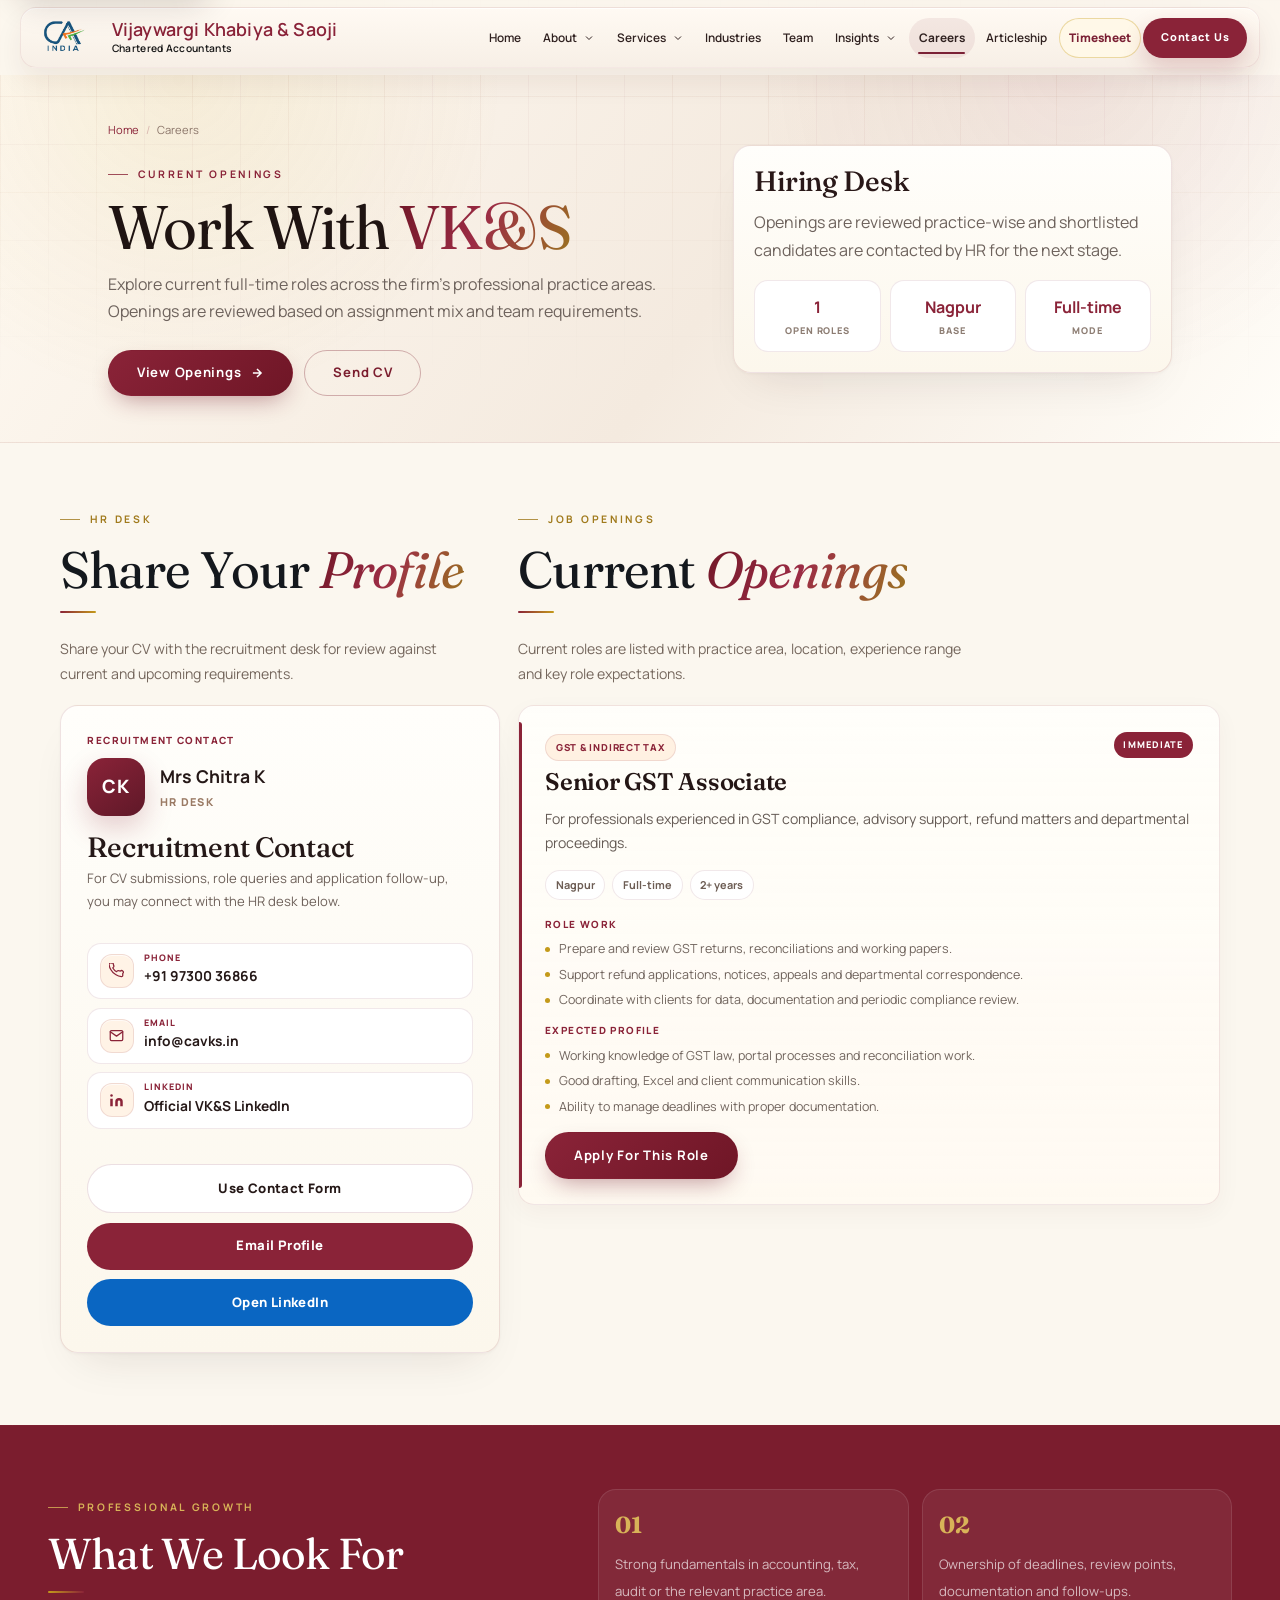
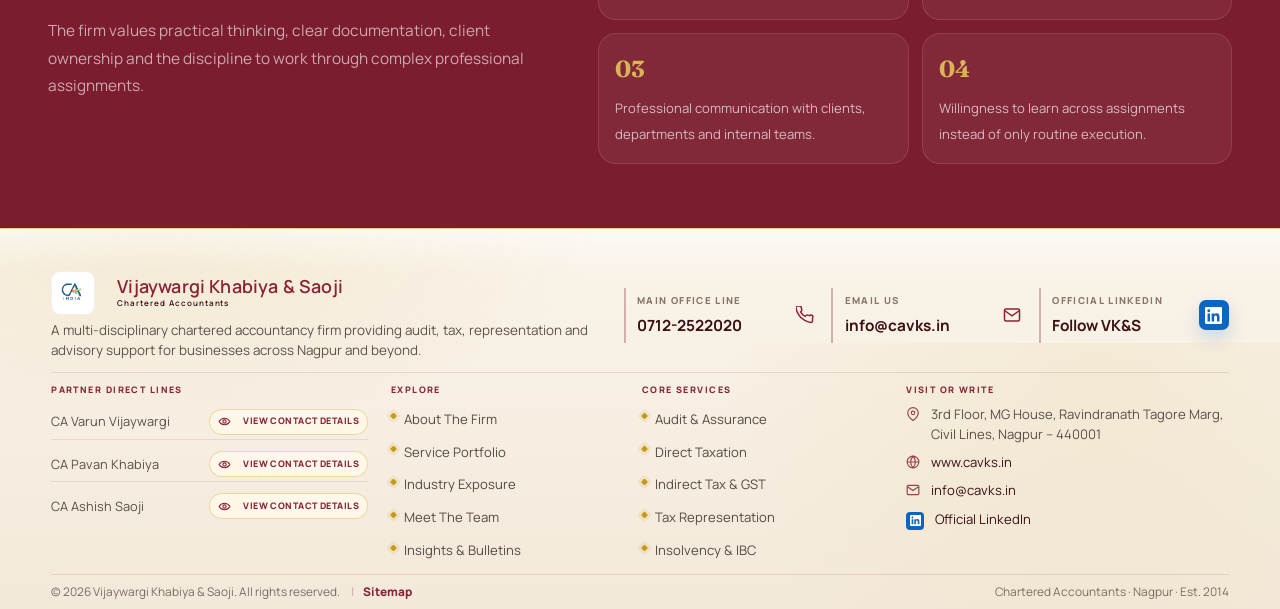
<file: careers.html>
﻿<!DOCTYPE html>
<html lang="en">
<head>
<meta charset="UTF-8"/>
<meta name="viewport" content="width=device-width,initial-scale=1.0"/>
<title>Careers | Vijaywargi Khabiya &amp; Saoji &mdash; Chartered Accountants, Nagpur</title>
<meta name="description" content="Current job openings and career information at Vijaywargi Khabiya &amp; Saoji, Chartered Accountants, Nagpur."/>
<meta name="robots" content="index,follow,max-image-preview:large"/>
<meta property="og:title" content="Careers | Vijaywargi Khabiya &amp; Saoji &mdash; Chartered Accountants, Nagpur"/>
<meta property="og:description" content="Current job openings and career information at Vijaywargi Khabiya &amp; Saoji, Chartered Accountants, Nagpur."/>
<meta property="og:type" content="website"/>
<meta property="og:url" content="https://www.cavks.in/careers.html"/>
<meta property="og:image" content="https://www.cavks.in/images/logo.jpg"/>
<meta name="twitter:card" content="summary"/>
<meta name="twitter:title" content="Careers | Vijaywargi Khabiya &amp; Saoji &mdash; Chartered Accountants, Nagpur"/>
<meta name="twitter:description" content="Current job openings and career information at Vijaywargi Khabiya &amp; Saoji, Chartered Accountants, Nagpur."/>
<meta name="twitter:image" content="https://www.cavks.in/images/logo.jpg"/>
<link rel="canonical" href="https://www.cavks.in/careers.html"/>
<link rel="icon" type="image/jpeg" href="images/logo.jpg"/>
<link rel="apple-touch-icon" href="images/logo.jpg"/>
<link rel="manifest" href="site.webmanifest"/>
<meta name="theme-color" content="#7b1d2e"/>
<link rel="preconnect" href="https://fonts.googleapis.com"/>
<link rel="preconnect" href="https://fonts.gstatic.com" crossorigin/>
<link rel="stylesheet" href="https://fonts.googleapis.com/css2?family=Fraunces:ital,opsz,wght@0,9..144,300..700;1,9..144,300..700&family=Manrope:wght@200..800&display=swap"/>
<link rel="stylesheet" href="style.css"/>
<style>
body{background:#fbf7ef}
.jobs-hero{padding:calc(var(--nav-h) + 3rem) 0 3.2rem;background:radial-gradient(circle at 86% 16%,rgba(176,28,46,.1),transparent 30%),linear-gradient(125deg,#fffaf2 0%,#f3e8dc 58%,#fffdf8 100%);border-bottom:1px solid rgba(123,33,53,.1);position:relative;overflow:hidden}
.jobs-hero::before{content:'';position:absolute;inset:0;background-image:linear-gradient(rgba(123,33,53,.032) 1px,transparent 1px),linear-gradient(90deg,rgba(123,33,53,.032) 1px,transparent 1px);background-size:52px 52px;opacity:.72}
.jobs-hero-inner{position:relative;z-index:1;display:grid;grid-template-columns:minmax(0,1.15fr) minmax(300px,.85fr);gap:2rem;align-items:center}
.jobs-hero h1{font-size:clamp(3rem,6vw,5.8rem);font-weight:400;color:#1f1412;max-width:850px}
.jobs-hero h1 em{color:#8a2338;font-style:normal}
.jobs-hero p{max-width:620px;color:#6d625c}
.jobs-hero-panel{border:1px solid rgba(123,33,53,.13);border-radius:24px;background:rgba(255,255,255,.66);box-shadow:0 22px 60px rgba(80,51,26,.08);padding:1.25rem;overflow:hidden}
.jobs-hero-panel h3{font-size:1.75rem;font-weight:500;margin-bottom:.6rem;color:#291818}
.jobs-hero-panel p{font-size:.86rem;line-height:1.7;color:#776961;margin:0}
.jobs-hero-stat{display:grid;grid-template-columns:repeat(3,1fr);gap:.55rem;margin-top:1rem}
.jobs-hero-stat div{background:#fff;border:1px solid rgba(123,33,53,.1);border-radius:14px;padding:.8rem .65rem;text-align:center}
.jobs-hero-stat strong{display:block;font-size:1rem;color:#8a2338}
.jobs-hero-stat span{display:block;font-size:.58rem;font-weight:800;letter-spacing:.1em;text-transform:uppercase;color:#8c7c72;margin-top:.15rem}
.jobs-main{background:#fbf7ef;padding:58px 0 72px}
.jobs-layout{display:grid;grid-template-columns:minmax(380px,440px) minmax(0,1fr);gap:1.15rem;align-items:start;max-width:1160px;margin:0 auto}
.jobs-openings-panel{display:grid;grid-template-columns:1fr;gap:.9rem;min-width:0}
.jobs-section-head{display:grid;grid-template-columns:minmax(380px,440px) minmax(0,1fr);align-items:end;gap:1.15rem;max-width:1160px;margin:0 auto 1.2rem}
.jobs-section-head-inner{min-width:0}
.jobs-section-head h2,.jobs-section-title h2{font-size:clamp(2.4rem,4vw,3.7rem)}
.jobs-section-head p,.jobs-section-title p{max-width:460px;margin:0;color:#75675d;font-size:.88rem;line-height:1.75}
.jobs-section-head .left p,.jobs-section-title.left p{max-width:380px}
.jobs-section-title{padding-bottom:.25rem}
.jobs-list{display:grid;grid-template-columns:1fr;justify-content:center;gap:.9rem;width:100%;margin:0 auto}
.job-row{position:relative;display:flex;flex-direction:column;min-height:100%;background:linear-gradient(145deg,#fff 0%,#fff9f1 100%);border:1px solid rgba(123,33,53,.11);border-radius:20px;padding:1.25rem 1.3rem;box-shadow:0 12px 34px rgba(80,51,26,.045);overflow:hidden;transition:all var(--t)}
.job-row::before{content:'';position:absolute;left:0;top:1rem;bottom:1rem;width:3px;border-radius:0 3px 3px 0;background:#8a2338}
.job-row:hover{transform:translateY(-2px);box-shadow:0 18px 44px rgba(80,51,26,.08);border-color:rgba(138,35,56,.22)}
.job-row-top{display:flex;align-items:flex-start;justify-content:space-between;gap:1rem;margin-bottom:.75rem}
.job-practice{display:inline-flex;align-items:center;gap:.35rem;font-size:.6rem;font-weight:900;letter-spacing:.12em;text-transform:uppercase;color:#8a2338;background:#fff1e2;border:1px solid rgba(138,35,56,.12);border-radius:999px;padding:.28rem .62rem;margin-bottom:.48rem}
.job-row h3{font-family:'Fraunces',serif;font-size:1.5rem;font-weight:600;color:#1f1412;line-height:1.1;margin:0}
.job-status{font-size:.58rem;font-weight:900;letter-spacing:.12em;text-transform:uppercase;color:#fff;background:#8a2338;border-radius:999px;padding:.34rem .62rem;white-space:nowrap}
.job-summary{font-size:.88rem;line-height:1.72;color:#655b55;margin:0 0 .9rem}
.job-meta{display:flex;flex-wrap:wrap;gap:.45rem;margin-bottom:1rem}
.job-meta span{font-size:.68rem;font-weight:700;color:#6d5d54;background:#fff;border:1px solid rgba(123,33,53,.1);border-radius:999px;padding:.32rem .6rem}
.job-detail-grid{display:grid;grid-template-columns:1fr;gap:.8rem}
.job-detail h4{font-size:.62rem;font-weight:900;letter-spacing:.14em;text-transform:uppercase;color:#8a2338;margin-bottom:.45rem}
.job-detail ul{list-style:none;margin:0;padding:0;display:grid;gap:.38rem}
.job-detail li{position:relative;padding-left:.9rem;font-size:.78rem;line-height:1.55;color:#70645d}
.job-detail li::before{content:'';position:absolute;left:0;top:.58em;width:5px;height:5px;border-radius:50%;background:#c49a1a}
.job-actions{display:flex;flex-wrap:wrap;gap:.6rem;margin-top:auto;padding-top:1rem}
.job-empty{display:none;padding:1.5rem;border:1px dashed rgba(123,33,53,.18);border-radius:18px;background:rgba(255,255,255,.6);color:#8a7567;font-size:.9rem}
.job-empty.show{display:block}
.jobs-side{position:static;display:grid;grid-template-columns:1fr;gap:.9rem;width:100%;margin:0}
.jobs-contact,.jobs-note{border:1px solid rgba(123,33,53,.12);border-radius:20px;background:#fff;box-shadow:0 14px 38px rgba(80,51,26,.055);padding:1.2rem;height:100%}
.jobs-contact .kicker,.jobs-note .kicker{font-size:.62rem;font-weight:900;letter-spacing:.14em;text-transform:uppercase;color:#8a2338;margin-bottom:.55rem}
.jobs-contact h3{font-size:1.35rem;font-weight:600;color:#251817;margin-bottom:.35rem}
.jobs-contact p,.jobs-note p{font-size:.82rem;color:#6f625b;line-height:1.72;margin:0 0 .9rem}
.jobs-contact-lines{display:grid;gap:.55rem;margin:1rem 0 1.15rem}
.jobs-contact-line{display:grid;grid-template-columns:34px 1fr;gap:.65rem;align-items:center;padding:.62rem .7rem;border:1px solid rgba(123,33,53,.1);border-radius:14px;background:#fff;color:#6f625b}
.jobs-contact-icon{width:34px;height:34px;border-radius:10px;background:#fff3e6;border:1px solid rgba(138,35,56,.12);display:grid;place-items:center;color:#8a2338}
.jobs-contact-line strong{display:block;color:#8a2338;font-size:.56rem;font-weight:900;letter-spacing:.12em;text-transform:uppercase;line-height:1}
.jobs-contact-line a,.jobs-contact-line span{display:block;color:#251817;font-size:.86rem;font-weight:700;margin-top:.16rem}
.jobs-contact-actions{display:grid;gap:.55rem}
.jobs-contact-actions a{display:flex;align-items:center;justify-content:center;gap:.45rem;border-radius:999px;padding:.66rem .9rem;font-size:.78rem;font-weight:800;letter-spacing:.04em}
.jobs-contact-actions .phone{background:#fff5e8;border:1px solid rgba(138,35,56,.14);color:#8a2338}
.jobs-contact-actions .mail{background:#8a2338;color:#fff}
.jobs-contact-actions .linkedin{background:#0a66c2;color:#fff}
.jobs-general{position:relative;border:1px solid rgba(123,33,53,.12);border-radius:24px;background:linear-gradient(145deg,#fff 0%,#fff8ef 100%);box-shadow:0 18px 48px rgba(80,51,26,.07);padding:1.65rem;height:100%;min-height:430px;display:flex;flex-direction:column;overflow:hidden}
.jobs-general::before{content:'';position:absolute;right:-3.5rem;top:-3.5rem;width:11rem;height:11rem;border-radius:50%;background:rgba(176,28,46,.055)}
.jobs-general>*{position:relative;z-index:1}
.jobs-general h3{font-size:1.75rem;font-weight:500;color:#251817;margin-bottom:.35rem}
.jobs-general p{font-size:.82rem;color:#6f625b;line-height:1.72;margin:0 0 .9rem}
.jobs-general .kicker{font-size:.62rem;font-weight:900;letter-spacing:.14em;text-transform:uppercase;color:#8a2338;margin-bottom:.55rem}
.jobs-general-spacer{flex:1}
.hr-profile-head{display:flex;align-items:center;gap:.9rem;margin-bottom:1rem}
.hr-avatar{width:58px;height:58px;border-radius:18px;background:linear-gradient(145deg,#8a2338,#5f1828);color:#fff;display:grid;place-items:center;font-size:1.15rem;font-weight:800;letter-spacing:.06em;box-shadow:0 12px 28px rgba(138,35,56,.22)}
.hr-profile-head h4{font-size:1.1rem;font-weight:700;color:#251817;margin:0}
.hr-profile-head span{display:block;font-size:.68rem;font-weight:800;letter-spacing:.12em;text-transform:uppercase;color:#9a7a64;margin-top:.1rem}
.jobs-profile-actions{display:grid;gap:.62rem;margin-top:1.1rem}
.jobs-profile-actions a{display:flex;align-items:center;justify-content:center;gap:.5rem;border-radius:999px;padding:.78rem .9rem;font-size:.82rem;font-weight:850;letter-spacing:.03em;transition:all var(--tf)}
.jobs-profile-actions a:hover{transform:translateY(-1px)}
.jobs-profile-actions .form{background:#fff;border:1px solid rgba(123,33,53,.14);color:#251817}
.jobs-profile-actions .email{background:#8a2338;color:#fff}
.jobs-profile-actions .linkedin{background:#0a66c2;color:#fff}
.jobs-values{background:linear-gradient(145deg,#5a1322 0%,#7b1d2e 100%);color:#fff;padding:64px 0;position:relative;overflow:hidden}
.jobs-values .eyebrow{color:#d8b358}
.jobs-values::before{content:'';position:absolute;inset:0;background-image:linear-gradient(rgba(255,255,255,.025) 1px,transparent 1px),linear-gradient(90deg,rgba(255,255,255,.025) 1px,transparent 1px);background-size:52px 52px}
.jobs-values-inner{position:relative;z-index:1;display:grid;grid-template-columns:.9fr 1.1fr;gap:2rem;align-items:start}
.jobs-values h2{color:#fff}
.jobs-values p{color:rgba(255,255,255,.62)}
.jobs-value-grid{display:grid;grid-template-columns:1fr 1fr;gap:.8rem}
.jobs-value{border:1px solid rgba(255,255,255,.1);border-radius:18px;background:rgba(255,255,255,.055);padding:1rem}
.jobs-value strong{display:block;font-family:'Fraunces',serif;font-size:1.45rem;color:#d8b358;margin-bottom:.35rem}
.jobs-value span{font-size:.82rem;color:rgba(255,255,255,.68);line-height:1.6}
@media (max-width:980px){
  .jobs-hero-inner,.jobs-layout,.jobs-values-inner,.jobs-section-head{grid-template-columns:1fr}
  .jobs-side{grid-template-columns:1fr}
}
@media (max-width:640px){
  .jobs-hero{padding:calc(var(--nav-h) + 2rem) 0 2.3rem}
  .jobs-hero-stat,.job-detail-grid,.jobs-value-grid{grid-template-columns:1fr}
  .job-row-top{display:block}
  .job-status{display:inline-flex;margin-top:.7rem}
}
</style>
<script type="application/ld+json">
{
  "@context": "https://schema.org",
  "@type": "WebPage",
  "name": "Careers | Vijaywargi Khabiya &amp; Saoji &mdash; Chartered Accountants, Nagpur",
  "description": "Current job openings and career information at Vijaywargi Khabiya &amp; Saoji, Chartered Accountants, Nagpur.",
  "url": "https://www.cavks.in/careers.html",
  "publisher": {
    "@type": "AccountingService",
    "name": "Vijaywargi Khabiya & Saoji",
    "url": "https://www.cavks.in/",
    "logo": "https://www.cavks.in/images/logo.jpg",
    "address": {
      "@type": "PostalAddress",
      "streetAddress": "3rd Floor, MG House, Ravindranath Tagore Marg, Civil Lines",
      "addressLocality": "Nagpur",
      "addressRegion": "Maharashtra",
      "postalCode": "440001",
      "addressCountry": "IN"
    },
    "telephone": "+91-712-2522020",
    "email": "info@cavks.in"
  }
}
</script>
<script type="application/ld+json">
{
  "@context": "https://schema.org",
  "@type": "BreadcrumbList",
  "itemListElement": [
    {
      "@type": "ListItem",
      "position": 1,
      "name": "Home",
      "item": "https://www.cavks.in/"
    },
    {
      "@type": "ListItem",
      "position": 2,
      "name": "Careers",
      "item": "https://www.cavks.in/careers.html"
    }
  ]
}
</script>
</head>
<body>
<a class="skip-link" href="#main-content">Skip to main content</a>

<!-- NAV -->
<nav class="nav">
  <div class="container nav-inner">
    <a href="index.html" class="logo">
  <img height="1330" width="1703" decoding="async" src="images/logo.jpg" alt="VK&amp;S CA" class="logo-img" loading="eager"/>
  <div class="logo-text">
    <span class="logo-firm">Vijaywargi Khabiya &amp; Saoji</span>        <span class="logo-tag">Chartered Accountants</span>
  </div>
    </a>
    <ul class="nav-links">
      <li class="nav-item"><a href="index.html">Home</a></li>
      <li class="nav-item has-dropdown">
        <button class="nav-drop-toggle" aria-expanded="false">About <svg viewBox="0 0 24 24" fill="none" stroke="currentColor" stroke-width="2"><path d="M6 9l6 6 6-6"/></svg></button>
        <div class="nav-dropdown">
          <a href="about.html#overview"><span>Firm Overview</span><small>Our story, multi-city presence and firm philosophy.</small></a>
          <a href="about.html#firm-vision"><span>Vision</span><small>Inclusive growth, compliance culture and expanding reach.</small></a>
          <a href="about.html#firm-strengths"><span>Strengths</span><small>Professionalism, quality deliverables and practical advisory.</small></a>
          <a href="about.html#firm-profile"><span>Firm Profile</span><small>Practice approach, reach and core professional strengths.</small></a>
        </div>
      </li>
      <li class="nav-item has-dropdown">
        <button class="nav-drop-toggle" aria-expanded="false">Services <svg viewBox="0 0 24 24" fill="none" stroke="currentColor" stroke-width="2"><path d="M6 9l6 6 6-6"/></svg></button>
        <div class="nav-dropdown">
          <a href="services.html#audit"><span>Audit &amp; Assurance</span><small>Statutory, internal, tax and concurrent audit support.</small></a>
          <a href="services.html#direct-tax"><span>Direct Taxation</span><small>Tax planning, assessments and litigation representation.</small></a>
          <a href="services.html#indirect-tax"><span>Indirect Tax &amp; GST</span><small>GST advisory, compliance, refunds and disputes.</small></a>
          <a href="services.html#legal"><span>Tax Representation</span><small>Tax notices, appeals and case-file support.</small></a>
          <a href="services.html#insolvency"><span>Insolvency &amp; IBC</span><small>CIRP, NCLT matters and restructuring support.</small></a>
          <a href="services.html"><span>See All Services In Detail</span></a>
        </div>
      </li>
      <li class="nav-item"><a href="industries.html">Industries</a></li>
      <li class="nav-item"><a href="partners.html">Team</a></li>
      <li class="nav-item has-dropdown">
        <button class="nav-drop-toggle" aria-expanded="false">Insights <svg viewBox="0 0 24 24" fill="none" stroke="currentColor" stroke-width="2"><path d="M6 9l6 6 6-6"/></svg></button>
        <div class="nav-dropdown">
      <a href="publications.html#monthly-bulletins"><span>Monthly Bulletins</span><small>Monthly VK&amp;S bulletin issues in one place.</small></a>
      <a href="publications.html#articles-alerts"><span>Articles &amp; Alerts</span><small>Insights, technical articles and regulatory updates.</small></a>
        </div>
      </li>
      <li class="nav-item"><a href="careers.html" class="active">Careers</a></li>
      <li class="nav-item"><a href="articleship.html">Articleship</a></li>
      <li class="nav-item"><a href="https://abhi-codex48.github.io/vks-nagpur/vks-timesheet.html" class="nav-timesheet-btn" data-timesheet-link>Timesheet</a></li>
      <li class="nav-item"><a href="contact.html" class="nav-cta-btn">Contact Us</a></li>
    </ul>
    <button class="ham" aria-label="Menu"><span></span><span></span><span></span></button>
  </div>
</nav>
<div class="drawer">
  <a href="index.html">Home</a>
  <div class="drawer-group">
    <button class="drawer-toggle" aria-expanded="false">About <svg viewBox="0 0 24 24" fill="none" stroke="currentColor" stroke-width="2"><path d="M6 9l6 6 6-6"/></svg></button>
    <div class="drawer-panel"><div class="drawer-panel-inner">
      <a href="about.html#overview">Firm Overview</a>
      <a href="about.html#firm-vision">Vision</a>
      <a href="about.html#firm-strengths">Strengths</a>
      <a href="about.html#firm-profile">Firm Profile</a>
    </div></div>
  </div>
  <div class="drawer-group">
    <button class="drawer-toggle" aria-expanded="false">Services <svg viewBox="0 0 24 24" fill="none" stroke="currentColor" stroke-width="2"><path d="M6 9l6 6 6-6"/></svg></button>
    <div class="drawer-panel"><div class="drawer-panel-inner">
      <a href="services.html#audit">Audit &amp; Assurance</a>
      <a href="services.html#direct-tax">Direct Taxation</a>
      <a href="services.html#indirect-tax">Indirect Tax &amp; GST</a>
      <a href="services.html#legal">Tax Representation</a>
      <a href="services.html#insolvency">Insolvency &amp; IBC</a>
      <a href="services.html">See All Services In Detail</a>
    </div></div>
  </div>
  <a href="industries.html">Industries</a>
  <a href="partners.html">Team</a>
  <div class="drawer-group">
    <button class="drawer-toggle" aria-expanded="false">Insights <svg viewBox="0 0 24 24" fill="none" stroke="currentColor" stroke-width="2"><path d="M6 9l6 6 6-6"/></svg></button>
    <div class="drawer-panel"><div class="drawer-panel-inner">
    <a href="publications.html#monthly-bulletins">Monthly Bulletins</a>
    <a href="publications.html#articles-alerts">Articles &amp; Alerts</a>
    </div></div>
  </div>
  <a href="careers.html">Careers</a>
  <a href="articleship.html">Articleship</a>
  <a href="https://abhi-codex48.github.io/vks-nagpur/vks-timesheet.html" data-timesheet-link>Timesheet</a>
  <a href="contact.html">Contact</a>
</div>
<!-- PAGE HEADER -->
<section id="main-content" class="jobs-hero">
  <div class="container jobs-hero-inner">
    <div>
      <div class="breadcrumb"><a href="index.html">Home</a><span>/</span>Careers</div>
      <span class="eyebrow">Current Openings</span>
      <h1>Work With <em>VK&amp;S</em></h1>
      <p>Explore current full-time roles across the firm's professional practice areas. Openings are reviewed based on assignment mix and team requirements.</p>
      <div style="margin-top:1.5rem;display:flex;gap:.7rem;flex-wrap:wrap">
        <a href="#current-openings" class="btn btn-red">View Openings <svg class="arr" viewBox="0 0 24 24" fill="none" stroke="currentColor" stroke-width="2.5"><path d="M5 12h14M12 5l7 7-7 7"/></svg></a>
        <a href="mailto:info@cavks.in?subject=Job Application" class="btn btn-outline">Send CV</a>
      </div>
    </div>
    <aside class="jobs-hero-panel">
      <h3>Hiring Desk</h3>
      <p>Openings are reviewed practice-wise and shortlisted candidates are contacted by HR for the next stage.</p>
      <div class="jobs-hero-stat">
        <div><strong id="jobs-open-count">--</strong><span>Open Roles</span></div>
        <div><strong>Nagpur</strong><span>Base</span></div>
        <div><strong>Full-time</strong><span>Mode</span></div>
      </div>
    </aside>
  </div>
</section>

<!-- CURRENT OPENINGS -->
<section class="jobs-main" id="current-openings">
  <div class="container">
    <div class="jobs-layout">
      <aside class="jobs-side">
        <div class="jobs-section-head-inner jobs-section-title left">
          <span class="eyebrow">HR Desk</span>
          <h2>Share Your <em style="color:#8a2338">Profile</em></h2>
          <div class="rule"></div>
          <p>Share your CV with the recruitment desk for review against current and upcoming requirements.</p>
        </div>
        <div class="jobs-general">
          <div class="kicker">Recruitment Contact</div>
          <div class="hr-profile-head">
            <div class="hr-avatar">CK</div>
            <div>
              <h4>Mrs Chitra K</h4>
              <span>HR Desk</span>
            </div>
          </div>
          <h3>Recruitment Contact</h3>
          <p>For CV submissions, role queries and application follow-up, you may connect with the HR desk below.</p>
          <div class="jobs-contact-lines">
            <div class="jobs-contact-line">
              <div class="jobs-contact-icon">
                <svg width="15" height="15" viewBox="0 0 24 24" fill="none" stroke="currentColor" stroke-width="2"><path d="M22 16.92v3a2 2 0 01-2.18 2 19.79 19.79 0 01-8.63-3.07A19.5 19.5 0 013.07 10.8a19.79 19.79 0 01-3.07-8.68A2 2 0 012 0h3a2 2 0 012 1.72c.128.96.341 1.903.637 2.822a2 2 0 01-.45 2.109L6.09 7.91a16 16 0 006 6l1.27-1.27a2 2 0 012.11-.45c.92.296 1.86.51 2.82.637A2 2 0 0122 16.92z"/></svg>
              </div>
              <div><strong>Phone</strong><a href="tel:+919730036866">+91 97300 36866</a></div>
            </div>
            <div class="jobs-contact-line">
              <div class="jobs-contact-icon">
                <svg width="15" height="15" viewBox="0 0 24 24" fill="none" stroke="currentColor" stroke-width="2"><path d="M4 4h16c1.1 0 2 .9 2 2v12c0 1.1-.9 2-2 2H4c-1.1 0-2-.9-2-2V6c0-1.1.9-2 2-2z"/><polyline points="22,6 12,13 2,6"/></svg>
              </div>
              <div><strong>Email</strong><a href="mailto:info@cavks.in?subject=General Job Application">info@cavks.in</a></div>
            </div>
            <div class="jobs-contact-line">
              <div class="jobs-contact-icon">
                <svg width="15" height="15" viewBox="0 0 24 24" fill="currentColor"><path d="M16 8a6 6 0 016 6v7h-4v-7a2 2 0 00-2-2 2 2 0 00-2 2v7h-4v-7a6 6 0 016-6zM2 9h4v12H2z"/><circle cx="4" cy="4" r="2"/></svg>
              </div>
              <div><strong>LinkedIn</strong><a href="https://www.linkedin.com/company/vijaywargi-khabiya-saoji-chartered-accountants/about/" target="_blank" rel="noopener">Official VK&amp;S LinkedIn</a></div>
            </div>
          </div>
          <div class="jobs-general-spacer"></div>
          <div class="jobs-profile-actions">
            <a href="contact.html?subject=General Job Application" class="form">Use Contact Form</a>
            <a href="mailto:info@cavks.in?subject=General Job Application" class="email">Email Profile</a>
            <a href="https://www.linkedin.com/company/vijaywargi-khabiya-saoji-chartered-accountants/about/" class="linkedin" target="_blank" rel="noopener">Open LinkedIn</a>
          </div>
        </div>
      </aside>

      <main class="jobs-openings-panel">
        <div class="jobs-section-head-inner jobs-section-title">
          <span class="eyebrow">Job Openings</span>
          <h2>Current <em style="color:#8a2338">Openings</em></h2>
          <div class="rule"></div>
          <p>Current roles are listed with practice area, location, experience range and key role expectations.</p>
        </div>
        <div class="jobs-list" id="jobs-list">
          <div class="job-empty show">Loading current openings...</div>
        </div>
        <div class="job-empty" id="jobs-empty">No openings are currently listed for this practice area.</div>
      </main>
    </div>
  </div>
</section>

<!-- WORK CULTURE -->
<section class="jobs-values">
  <div class="container jobs-values-inner">
    <div>
      <span class="eyebrow rv">Professional Growth</span>
      <h2 class="rv rv-d1">What We Look For</h2>
      <div class="rule rv rv-d2 gold"></div>
      <p class="rv rv-d2">The firm values practical thinking, clear documentation, client ownership and the discipline to work through complex professional assignments.</p>
    </div>
    <div class="jobs-value-grid">
      <div class="jobs-value rv rv-d1"><strong>01</strong><span>Strong fundamentals in accounting, tax, audit or the relevant practice area.</span></div>
      <div class="jobs-value rv rv-d2"><strong>02</strong><span>Ownership of deadlines, review points, documentation and follow-ups.</span></div>
      <div class="jobs-value rv rv-d3"><strong>03</strong><span>Professional communication with clients, departments and internal teams.</span></div>
      <div class="jobs-value rv rv-d4"><strong>04</strong><span>Willingness to learn across assignments instead of only routine execution.</span></div>
    </div>
  </div>
</section>

<!-- FOOTER -->
<footer class="footer">
  <div class="container">
    <div class="footer-shell">
      <div class="footer-spotlight">
        <div class="footer-brand-card rv">
          <div class="footer-brand">
            <a href="index.html" class="logo" style="display:inline-flex">
              <img height="1330" width="1703" decoding="async" src="images/logo.jpg" alt="VK&amp;S" style="object-fit:contain;flex-shrink:0"/>
              <div class="logo-text" style="margin-left:.6rem">
                <span class="logo-firm">Vijaywargi Khabiya &amp; Saoji</span>        <span class="logo-tag">Chartered Accountants</span>
              </div>
            </a>
          </div>
          <p class="ft-desc">A multi-disciplinary chartered accountancy firm providing audit, tax, representation and advisory support for businesses across Nagpur and beyond.</p>
        </div>
        <div class="footer-contact-card rv rv-d1">
          <h5>Office Contact</h5>
          <div class="footer-action">
            <div class="footer-action-copy">
              <span>Main Office Line</span>
              <a href="tel:07122522020">0712-2522020</a>
            </div>
            <svg viewBox="0 0 24 24" fill="none" stroke="currentColor" stroke-width="2"><path d="M22 16.92v3a2 2 0 01-2.18 2 19.79 19.79 0 01-8.63-3.07A19.5 19.5 0 013.07 10.8a19.79 19.79 0 01-3.07-8.68A2 2 0 012 0h3a2 2 0 012 1.72 12.84 12.84 0 00.7 2.81 2 2 0 01-.45 2.11L6.09 7.91a16 16 0 006 6l1.27-1.27a2 2 0 012.11-.45 12.84 12.84 0 002.81.7A2 2 0 0122 16z"/></svg>
          </div>
          <div class="footer-action">
            <div class="footer-action-copy">
              <span>Email Us</span>
              <a href="mailto:info@cavks.in">info@cavks.in</a>
            </div>
            <svg viewBox="0 0 24 24" fill="none" stroke="currentColor" stroke-width="2"><path d="M4 4h16c1.1 0 2 .9 2 2v12c0 1.1-.9 2-2 2H4c-1.1 0-2-.9-2-2V6c0-1.1.9-2 2-2z"/><polyline points="22,6 12,13 2,6"/></svg>
          </div>
          <div class="footer-action footer-linkedin-action">
            <div class="footer-action-copy">
              <span>Official LinkedIn</span>
              <a href="https://www.linkedin.com/company/vijaywargi-khabiya-saoji-chartered-accountants/about/" target="_blank" rel="noopener">Follow VK&amp;S</a>
            </div>
            <span class="footer-linkedin-icon" aria-hidden="true"><svg viewBox="0 0 24 24"><path fill="currentColor" d="M20.45 20.45h-3.55v-5.57c0-1.33-.03-3.04-1.85-3.04-1.85 0-2.14 1.45-2.14 2.94v5.67H9.36V9h3.41v1.56h.05c.47-.9 1.64-1.85 3.37-1.85 3.6 0 4.27 2.37 4.27 5.46v6.28zM5.34 7.43a2.06 2.06 0 110-4.12 2.06 2.06 0 010 4.12zM7.12 20.45H3.56V9h3.56v11.45zM22.23 0H1.77C.79 0 0 .77 0 1.72v20.56C0 23.23.79 24 1.77 24h20.46c.98 0 1.77-.77 1.77-1.72V1.72C24 .77 23.21 0 22.23 0z"/></svg></span>
          </div>
          <p class="ft-note">3rd Floor, MG House, Ravindranath Tagore Marg, Civil Lines, Nagpur &ndash; 440001</p>
        </div>
      </div>
      <div class="footer-top">
        <div class="ft-col rv">
          <h5>Partner Direct Lines</h5>
          <div class="ft-partners">
            <div class="ft-p-item"><span class="ft-p-name">CA Varun Vijaywargi</span><a href="tel:+919168175444" class="ft-p-num">+91 91681 75444</a></div>
            <div class="ft-p-item"><span class="ft-p-name">CA Pavan Khabiya</span><a href="tel:+919168165444" class="ft-p-num">+91 91681 65444</a></div>
            <div class="ft-p-item"><span class="ft-p-name">CA Ashish Saoji</span><a href="tel:+919325091651" class="ft-p-num">+91 93250 91651</a></div>
          </div>
        </div>
        <div class="ft-col rv rv-d1">
          <h5>Explore</h5>
          <ul>
            <li><a href="about.html">About The Firm</a></li>
            <li><a href="services.html">Service Portfolio</a></li>
            <li><a href="industries.html">Industry Exposure</a></li>
            <li><a href="partners.html">Meet The Team</a></li>
            <li><a href="publications.html">Insights &amp; Bulletins</a></li>
          </ul>
        </div>
        <div class="ft-col rv rv-d2">
          <h5>Core Services</h5>
          <ul>
            <li><a href="services.html#audit">Audit &amp; Assurance</a></li>
            <li><a href="services.html#direct-tax">Direct Taxation</a></li>
            <li><a href="services.html#indirect-tax">Indirect Tax &amp; GST</a></li>
            <li><a href="services.html#legal">Tax Representation</a></li>
            <li><a href="services.html#insolvency">Insolvency &amp; IBC</a></li>
          </ul>
        </div>
        <div class="ft-col rv rv-d3">
          <h5>Visit Or Write</h5>
          <div class="ft-contact">
            <div class="ft-ci"><svg width="14" height="14" viewBox="0 0 24 24" fill="none" stroke="currentColor" stroke-width="2"><path d="M21 10c0 7-9 13-9 13s-9-6-9-13a9 9 0 0118 0z"/><circle cx="12" cy="10" r="3"/></svg><span>3rd Floor, MG House, Ravindranath Tagore Marg, Civil Lines, Nagpur &ndash; 440001</span></div>
            <div class="ft-ci"><svg width="14" height="14" viewBox="0 0 24 24" fill="none" stroke="currentColor" stroke-width="2"><circle cx="12" cy="12" r="10"/><path d="M2 12h20M12 2a15.3 15.3 0 014 10 15.3 15.3 0 01-4 10 15.3 15.3 0 01-4-10 15.3 15.3 0 014-10z"/></svg><span><a href="https://www.cavks.in" target="_blank" rel="noopener">www.cavks.in</a></span></div>
            <div class="ft-ci"><svg width="14" height="14" viewBox="0 0 24 24" fill="none" stroke="currentColor" stroke-width="2"><path d="M4 4h16c1.1 0 2 .9 2 2v12c0 1.1-.9 2-2 2H4c-1.1 0-2-.9-2-2V6c0-1.1.9-2 2-2z"/><polyline points="22,6 12,13 2,6"/></svg><span><a href="mailto:info@cavks.in">info@cavks.in</a></span></div>
            <div class="ft-ci"><span class="footer-linkedin-icon" aria-hidden="true"><svg viewBox="0 0 24 24"><path fill="currentColor" d="M20.45 20.45h-3.55v-5.57c0-1.33-.03-3.04-1.85-3.04-1.85 0-2.14 1.45-2.14 2.94v5.67H9.36V9h3.41v1.56h.05c.47-.9 1.64-1.85 3.37-1.85 3.6 0 4.27 2.37 4.27 5.46v6.28zM5.34 7.43a2.06 2.06 0 110-4.12 2.06 2.06 0 010 4.12zM7.12 20.45H3.56V9h3.56v11.45zM22.23 0H1.77C.79 0 0 .77 0 1.72v20.56C0 23.23.79 24 1.77 24h20.46c.98 0 1.77-.77 1.77-1.72V1.72C24 .77 23.21 0 22.23 0z"/></svg></span><span><a href="https://www.linkedin.com/company/vijaywargi-khabiya-saoji-chartered-accountants/about/" target="_blank" rel="noopener">Official LinkedIn</a></span></div>
          </div>
        </div>
      </div>
      <div class="footer-bottom">
        <p>&copy; 2026 Vijaywargi Khabiya &amp; Saoji. All rights reserved. <a href="sitemap.html" class="footer-sitemap-link">Sitemap</a></p>
        <p>Chartered Accountants &middot; Nagpur &middot; Est. 2014</p>
      </div>
    </div>
  </div>
</footer>


<!-- Scroll to Top -->
<button class="stt" aria-label="Back to top">
  <svg width="16" height="16" viewBox="0 0 24 24" fill="none" stroke="currentColor" stroke-width="2.5"><path d="M18 15l-6-6-6 6"/></svg>
</button>

<nav class="mob-nav">
  <div class="mob-nav-inner">
    <a href="index.html" class="mob-nav-item">
      <svg viewBox="0 0 24 24" fill="none" stroke="currentColor" stroke-width="2"><path d="M3 9l9-7 9 7v11a2 2 0 01-2 2H5a2 2 0 01-2-2z"/></svg>Home
    </a>
    <a href="services.html" class="mob-nav-item">
      <svg viewBox="0 0 24 24" fill="none" stroke="currentColor" stroke-width="2"><path d="M9 5H7a2 2 0 00-2 2v12a2 2 0 002 2h10a2 2 0 002-2V7a2 2 0 00-2-2h-2M9 5a2 2 0 002 2h2a2 2 0 002-2M9 5a2 2 0 012-2h2a2 2 0 012 2"/></svg>Services
    </a>
    <a href="partners.html" class="mob-nav-item">
      <svg viewBox="0 0 24 24" fill="none" stroke="currentColor" stroke-width="2"><path d="M17 21v-2a4 4 0 00-4-4H5a4 4 0 00-4 4v2"/><circle cx="9" cy="7" r="4"/><path d="M23 21v-2a4 4 0 00-3-3.87"/><path d="M16 3.13a4 4 0 010 7.75"/></svg>Team
    </a>
    <a href="careers.html" class="mob-nav-item active">
      <svg viewBox="0 0 24 24" fill="none" stroke="currentColor" stroke-width="2"><rect x="2" y="7" width="20" height="14" rx="2"/><path d="M16 7V5a2 2 0 00-2-2h-4a2 2 0 00-2 2v2"/></svg>Careers
    </a>
    <a href="contact.html" class="mob-nav-item">
      <svg viewBox="0 0 24 24" fill="none" stroke="currentColor" stroke-width="2"><path d="M22 16.92v3a2 2 0 01-2.18 2 19.79 19.79 0 01-8.63-3.07A19.5 19.5 0 013.07 10.8a19.79 19.79 0 01-3.07-8.68A2 2 0 012 0h3a2 2 0 012 1.72c.128.96.341 1.903.637 2.822a2 2 0 01-.45 2.109L6.09 7.91a16 16 0 006 6l1.27-1.27a2 2 0 012.11-.45c.92.296 1.86.51 2.82.637A2 2 0 0122 16.92z"/></svg>Contact
    </a>
  </div>
</nav>
<script src="main.js"></script>
<script src="firebase-config.js"></script>
<script>
let allJobs = [];

/* Jobs load from Firestore (editable by HR via admin.html) when Firebase is
   configured; otherwise — or if Firestore is unreachable — they fall back to
   the job-openings.json file in this repo. */
function showJobs(data) {
  allJobs = Array.isArray(data) ? data.filter(job => (job.status || 'open') === 'open') : [];
  document.getElementById('jobs-open-count').textContent = allJobs.length;
  renderJobs(allJobs);
}

function showJobsError() {
  document.getElementById('jobs-open-count').textContent = '0';
  document.getElementById('jobs-list').innerHTML = '<div class="job-empty show">Current openings could not be loaded. Please email your CV to info@cavks.in.</div>';
}

function loadJobsFromJson() {
  fetch('job-openings.json?v=' + Date.now())
    .then(response => response.json())
    .then(showJobs)
    .catch(showJobsError);
}

function parseFirestoreDoc(doc) {
  const f = doc.fields || {};
  const str = k => (f[k] && f[k].stringValue) || '';
  const list = k => ((f[k] && f[k].arrayValue && f[k].arrayValue.values) || []).map(v => v.stringValue || '');
  const num = k => f[k] ? Number(f[k].integerValue ?? f[k].doubleValue ?? 0) : 0;
  return {
    status: str('status') || 'open',
    role: str('role'),
    practice: str('practice'),
    location: str('location'),
    type: str('type'),
    experience: str('experience'),
    priority: str('priority'),
    summary: str('summary'),
    responsibilities: list('responsibilities'),
    requirements: list('requirements'),
    order: num('order')
  };
}

const fbConf = window.VKS_FIREBASE;
if (fbConf && fbConf.projectId) {
  fetch(`https://firestore.googleapis.com/v1/projects/${fbConf.projectId}/databases/(default)/documents/jobs?pageSize=200&key=${fbConf.apiKey}`)
    .then(r => { if (!r.ok) throw new Error('firestore unavailable'); return r.json(); })
    .then(data => {
      const docs = (data.documents || []).map(parseFirestoreDoc).sort((a, b) => (a.order || 0) - (b.order || 0));
      if (!docs.length) { loadJobsFromJson(); return; }
      showJobs(docs);
    })
    .catch(loadJobsFromJson);
} else {
  loadJobsFromJson();
}

function escapeHTML(value) {
  return String(value || '').replace(/[&<>"']/g, char => ({
    '&': '&amp;',
    '<': '&lt;',
    '>': '&gt;',
    '"': '&quot;',
    "'": '&#039;'
  }[char]));
}

function listItems(items) {
  const safeItems = Array.isArray(items) ? items : [];
  if (!safeItems.length) return '<li>Details will be shared during the hiring discussion.</li>';
  return safeItems.map(item => `<li>${escapeHTML(item)}</li>`).join('');
}

function renderJobs(jobs) {
  const list = document.getElementById('jobs-list');
  const empty = document.getElementById('jobs-empty');
  const filtered = jobs;

  if (!filtered.length) {
    list.innerHTML = '';
    empty.classList.add('show');
    return;
  }

  empty.classList.remove('show');
  list.innerHTML = filtered.map(job => `
    <article class="job-row rv vis">
      <div class="job-row-top">
        <div>
          <span class="job-practice">${escapeHTML(job.practice)}</span>
          <h3>${escapeHTML(job.role)}</h3>
        </div>
        <span class="job-status">${escapeHTML(job.priority || 'Open')}</span>
      </div>
      <p class="job-summary">${escapeHTML(job.summary)}</p>
      <div class="job-meta">
        <span>${escapeHTML(job.location)}</span>
        <span>${escapeHTML(job.type)}</span>
        <span>${escapeHTML(job.experience)}</span>
      </div>
      <div class="job-detail-grid">
        <div class="job-detail">
          <h4>Role Work</h4>
          <ul>${listItems(job.responsibilities)}</ul>
        </div>
        <div class="job-detail">
          <h4>Expected Profile</h4>
          <ul>${listItems(job.requirements)}</ul>
        </div>
      </div>
      <div class="job-actions">
        <a href="mailto:info@cavks.in?subject=Job Application - ${encodeURIComponent(job.role)}" class="btn btn-red">Apply For This Role</a>
      </div>
    </article>
  `).join('');
}
</script>
</body>
</html>
</file>
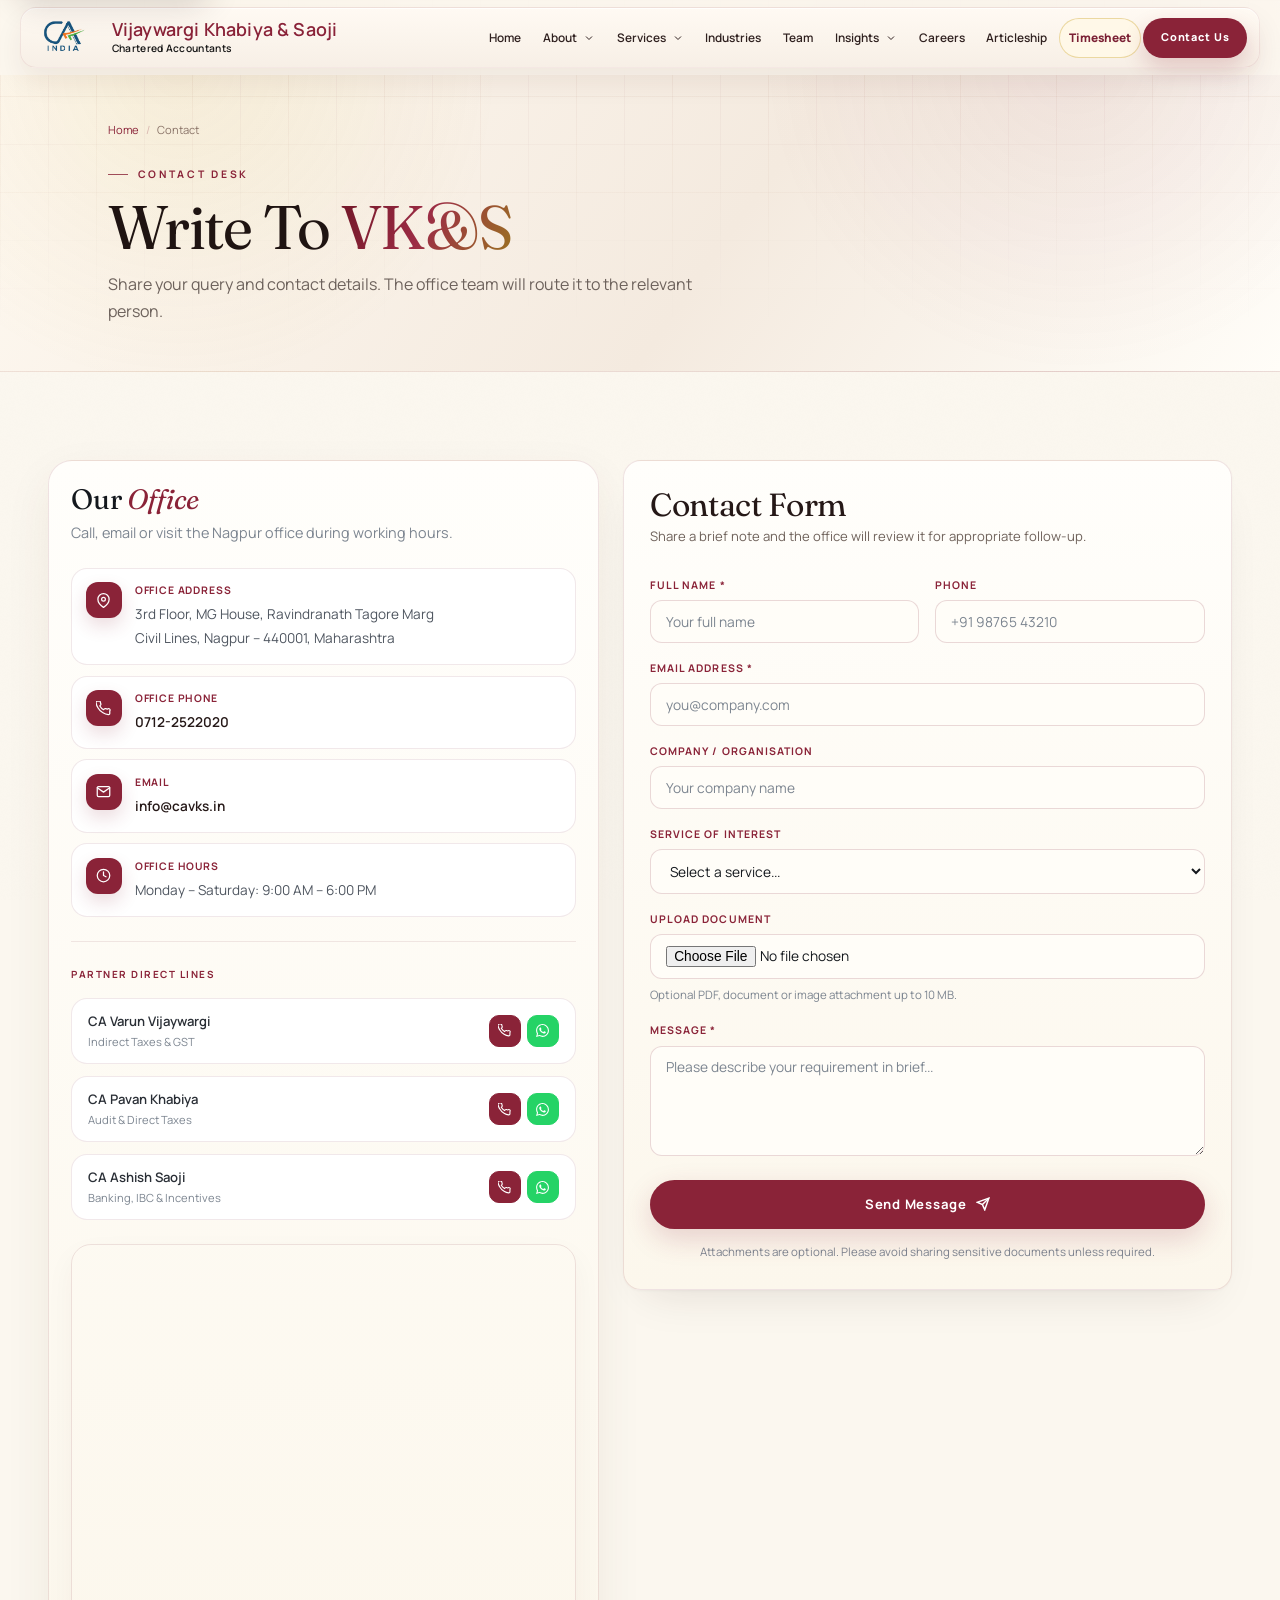
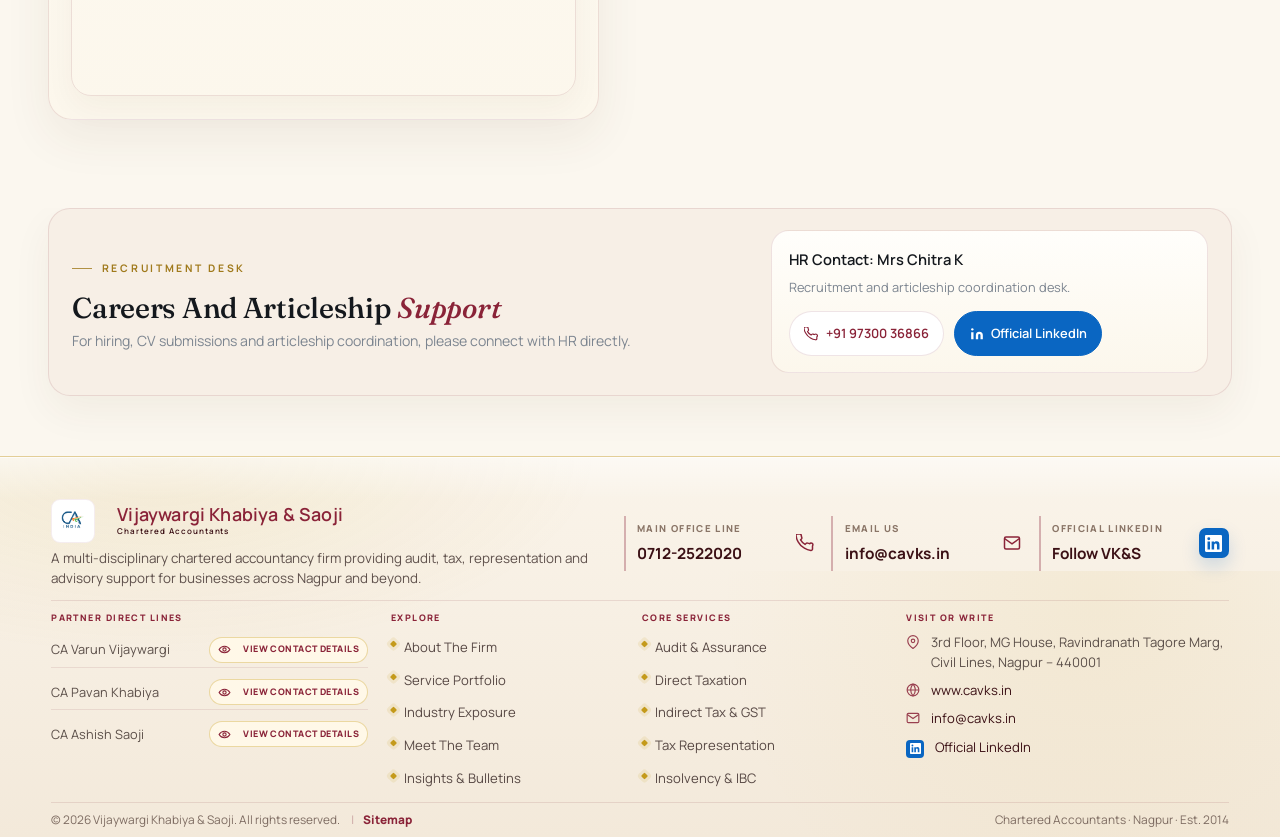
<file: contact.html>
﻿<!DOCTYPE html>
<html lang="en">
<head>
<meta charset="UTF-8"/>
<meta name="viewport" content="width=device-width,initial-scale=1.0"/>
<title>Contact | Vijaywargi Khabiya &amp; Saoji &mdash; Chartered Accountants, Nagpur</title>
<meta name="description" content="VK&amp;S office: 3rd Floor, MG House, Civil Lines, Nagpur 440001. Phone 0712-2522020. Email info@cavks.in."/>
<meta name="robots" content="index,follow,max-image-preview:large"/>
<meta property="og:title" content="Contact | Vijaywargi Khabiya &amp; Saoji &mdash; Chartered Accountants, Nagpur"/>
<meta property="og:description" content="VK&amp;S office: 3rd Floor, MG House, Civil Lines, Nagpur 440001. Phone 0712-2522020. Email info@cavks.in."/>
<meta property="og:type" content="website"/>
<meta property="og:url" content="https://www.cavks.in/contact.html"/>
<meta property="og:image" content="https://www.cavks.in/images/logo.jpg"/>
<meta name="twitter:card" content="summary"/>
<meta name="twitter:title" content="Contact | Vijaywargi Khabiya &amp; Saoji &mdash; Chartered Accountants, Nagpur"/>
<meta name="twitter:description" content="VK&amp;S office: 3rd Floor, MG House, Civil Lines, Nagpur 440001. Phone 0712-2522020. Email info@cavks.in."/>
<meta name="twitter:image" content="https://www.cavks.in/images/logo.jpg"/>
<link rel="canonical" href="https://www.cavks.in/contact.html"/>
<link rel="icon" type="image/jpeg" href="images/logo.jpg"/>
<link rel="apple-touch-icon" href="images/logo.jpg"/>
<link rel="manifest" href="site.webmanifest"/>
<meta name="theme-color" content="#7b1d2e"/>
<link rel="preconnect" href="https://fonts.googleapis.com"/>
<link rel="preconnect" href="https://fonts.gstatic.com" crossorigin/>
<link rel="stylesheet" href="https://fonts.googleapis.com/css2?family=Fraunces:ital,opsz,wght@0,9..144,300..700;1,9..144,300..700&family=Manrope:wght@200..800&display=swap"/>
<link rel="stylesheet" href="style.css"/>
<style>
.partner-lines{display:flex;flex-direction:column;gap:.75rem;margin-top:1.5rem;padding-top:1.5rem;border-top:1px solid var(--line)}
.pl-title{font-size:.62rem;font-weight:700;letter-spacing:.15em;text-transform:uppercase;color:var(--ink4);margin-bottom:.25rem}
.pl-item{display:flex;align-items:center;justify-content:space-between;padding:.75rem 1rem;background:var(--surf);border-radius:var(--rs);border:1px solid var(--line2);transition:all var(--tf)}
.pl-item:hover{border-color:var(--gold);background:var(--gold-bg)}
.pl-name{font-size:.82rem;font-weight:600;color:var(--ink2)}
.pl-spec{font-size:.7rem;color:var(--ink4)}
.pl-actions{display:flex;gap:.4rem;flex-shrink:0}
.pl-btn{width:32px;height:32px;border-radius:var(--rs);display:flex;align-items:center;justify-content:center;transition:all var(--tf);border:1px solid var(--line)}
.pl-btn.call{background:var(--navy);border-color:var(--navy);color:var(--white)}
.pl-btn.call:hover{background:var(--navy2)}
.pl-btn.wa{background:#25D366;border-color:#25D366;color:var(--white)}
.pl-btn.wa:hover{background:#20bb5a}
.pl-btn svg{width:13px;height:13px}
.contact-connect-card{padding:1rem 1.05rem;border-radius:18px;background:var(--surf);border:1px solid var(--line2)}
.contact-connect-card h4{font-size:.92rem;color:var(--ink);margin-bottom:.25rem}
.contact-connect-card p{font-size:.8rem;color:var(--ink4);margin-bottom:.8rem}
.contact-connect-actions{display:flex;flex-wrap:wrap;gap:.65rem}
.contact-connect-btn{display:inline-flex;align-items:center;gap:.45rem;padding:.68rem .9rem;border-radius:999px;font-size:.8rem;font-weight:600;border:1px solid var(--line2);background:var(--white);color:var(--navy);transition:all var(--tf)}
.contact-connect-btn:hover{border-color:var(--gold);transform:translateY(-1px)}
.contact-connect-btn.linkedin{background:#0a66c2;border-color:#0a66c2;color:var(--white)}
.contact-connect-btn.linkedin:hover{background:#004182;border-color:#004182}
.recruitment-strip{padding-top:0}
.recruitment-shell{display:grid;grid-template-columns:minmax(0,1.4fr) minmax(260px,.9fr);gap:1.25rem;align-items:center;padding:1.35rem 1.45rem;border-radius:22px;background:linear-gradient(135deg,#fff7ef 0%,#fff 52%,#f6f8fc 100%);border:1px solid var(--line2);box-shadow:var(--sh-sm)}
.recruitment-copy h3{font-family:'Fraunces',serif;font-size:1.8rem;font-weight:500;color:var(--ink);margin-bottom:.3rem}
.recruitment-copy p{font-size:.88rem;color:var(--ink4);max-width:620px}
@media(max-width:900px){.recruitment-shell{grid-template-columns:1fr}}

body{background:#fbf7ef}
.ph{background:radial-gradient(circle at 86% 16%,rgba(176,28,46,.08),transparent 31%),linear-gradient(125deg,#fffaf2 0%,#f3e8dc 58%,#fffdf8 100%);border-bottom:1px solid rgba(123,33,53,.1)}
.ph::before{background-image:linear-gradient(rgba(123,33,53,.032) 1px,transparent 1px),linear-gradient(90deg,rgba(123,33,53,.032) 1px,transparent 1px);background-size:52px 52px;opacity:.72}
.ph h1{color:#1f1412;font-size:clamp(3rem,6vw,5.8rem);font-weight:400}
.ph h1 em{color:#8a2338;font-style:normal}
.ph .eyebrow{color:#8a2338}
.ph .eyebrow::before{background:#8a2338}
.ph p,.breadcrumb{color:#6d625c}
.breadcrumb a{color:#8a2338}
.breadcrumb span{color:rgba(138,35,56,.28)}
.contact-grid{grid-template-columns:minmax(320px,.95fr) minmax(0,1.05fr);gap:1.4rem}
.contact-panel,.c-form{background:linear-gradient(145deg,#fff 0%,#fff8ef 100%);border:1px solid rgba(123,33,53,.12);border-radius:24px;box-shadow:0 18px 48px rgba(80,51,26,.07)}
.contact-panel{padding:1.4rem}
.c-details{gap:.65rem}
.c-item{background:#fff;border:1px solid rgba(123,33,53,.1);border-radius:16px;padding:.85rem}
.c-icon{background:#fff3e6;color:#8a2338;border-color:rgba(138,35,56,.12)}
.c-detail-txt h4{color:#8a2338}
.c-detail-txt a{color:#251817!important}
.partner-lines{border-top:1px solid rgba(123,33,53,.1)}
.pl-title{color:#8a2338}
.pl-item{background:#fff;border-color:rgba(123,33,53,.1);border-radius:16px}
.pl-item:hover{border-color:rgba(138,35,56,.18);background:#fff8ef}
.pl-btn.call{background:#8a2338;border-color:#8a2338}
.pl-btn.call:hover{background:#6f1d2d}
.map-wrap{border-radius:20px!important;border-color:rgba(123,33,53,.12)!important;box-shadow:0 12px 30px rgba(80,51,26,.045)}
.c-form{padding:1.65rem}
.c-form h3{font-size:2rem;color:#251817}
.c-form>.sub{color:#6f625b}
.fg label{color:#8a2338}
.fc{border-color:rgba(123,33,53,.14);border-radius:14px;background:#fff}
.fc:focus{border-color:#8a2338;box-shadow:0 0 0 3px rgba(138,35,56,.08)}
.c-form .btn-gold{background:#8a2338;color:#fff;box-shadow:0 10px 28px rgba(138,35,56,.18)}
.c-form .btn-gold:hover{background:#6f1d2d;box-shadow:0 14px 34px rgba(138,35,56,.24)}
.recruitment-shell{background:linear-gradient(145deg,#fff 0%,#fff8ef 100%);border-color:rgba(123,33,53,.12);box-shadow:0 16px 40px rgba(80,51,26,.055)}
.contact-connect-card{background:#fff;border-color:rgba(123,33,53,.1)}
.contact-connect-btn{color:#8a2338;border-color:rgba(123,33,53,.12)}
@media(max-width:900px){.contact-grid{grid-template-columns:1fr}}
</style>
<script type="application/ld+json">
{
  "@context": "https://schema.org",
  "@type": "ContactPage",
  "name": "Contact | Vijaywargi Khabiya &amp; Saoji &mdash; Chartered Accountants, Nagpur",
  "description": "VK&amp;S office: 3rd Floor, MG House, Civil Lines, Nagpur 440001. Phone 0712-2522020. Email info@cavks.in.",
  "url": "https://www.cavks.in/contact.html",
  "publisher": {
    "@type": "AccountingService",
    "name": "Vijaywargi Khabiya & Saoji",
    "url": "https://www.cavks.in/",
    "logo": "https://www.cavks.in/images/logo.jpg",
    "address": {
      "@type": "PostalAddress",
      "streetAddress": "3rd Floor, MG House, Ravindranath Tagore Marg, Civil Lines",
      "addressLocality": "Nagpur",
      "addressRegion": "Maharashtra",
      "postalCode": "440001",
      "addressCountry": "IN"
    },
    "telephone": "+91-712-2522020",
    "email": "info@cavks.in"
  }
}
</script>
<script type="application/ld+json">
{
  "@context": "https://schema.org",
  "@type": "BreadcrumbList",
  "itemListElement": [
    {
      "@type": "ListItem",
      "position": 1,
      "name": "Home",
      "item": "https://www.cavks.in/"
    },
    {
      "@type": "ListItem",
      "position": 2,
      "name": "Contact",
      "item": "https://www.cavks.in/contact.html"
    }
  ]
}
</script>
</head>
<body>
<a class="skip-link" href="#main-content">Skip to main content</a>

<!-- NAV -->
<nav class="nav">
  <div class="container nav-inner">
    <a href="index.html" class="logo">
  <img height="1330" width="1703" decoding="async" src="images/logo.jpg" alt="VK&amp;S CA" class="logo-img" loading="eager"/>
  <div class="logo-text">
    <span class="logo-firm">Vijaywargi Khabiya &amp; Saoji</span>        <span class="logo-tag">Chartered Accountants</span>
  </div>
    </a>
    <ul class="nav-links">
      <li class="nav-item"><a href="index.html">Home</a></li>
      <li class="nav-item has-dropdown">
        <button class="nav-drop-toggle" aria-expanded="false">About <svg viewBox="0 0 24 24" fill="none" stroke="currentColor" stroke-width="2"><path d="M6 9l6 6 6-6"/></svg></button>
        <div class="nav-dropdown">
          <a href="about.html#overview"><span>Firm Overview</span><small>Our story, multi-city presence and firm philosophy.</small></a>
          <a href="about.html#firm-vision"><span>Vision</span><small>Inclusive growth, compliance culture and expanding reach.</small></a>
          <a href="about.html#firm-strengths"><span>Strengths</span><small>Professionalism, quality deliverables and practical advisory.</small></a>
          <a href="about.html#firm-profile"><span>Firm Profile</span><small>Practice approach, reach and core professional strengths.</small></a>
        </div>
      </li>
      <li class="nav-item has-dropdown">
        <button class="nav-drop-toggle" aria-expanded="false">Services <svg viewBox="0 0 24 24" fill="none" stroke="currentColor" stroke-width="2"><path d="M6 9l6 6 6-6"/></svg></button>
        <div class="nav-dropdown">
          <a href="services.html#audit"><span>Audit &amp; Assurance</span><small>Statutory, internal, tax and concurrent audit support.</small></a>
          <a href="services.html#direct-tax"><span>Direct Taxation</span><small>Tax planning, assessments and litigation representation.</small></a>
          <a href="services.html#indirect-tax"><span>Indirect Tax &amp; GST</span><small>GST advisory, compliance, refunds and disputes.</small></a>
          <a href="services.html#legal"><span>Tax Representation</span><small>Tax notices, appeals and case-file support.</small></a>
          <a href="services.html#insolvency"><span>Insolvency &amp; IBC</span><small>CIRP, NCLT matters and restructuring support.</small></a>
          <a href="services.html"><span>See All Services In Detail</span></a>
        </div>
      </li>
      <li class="nav-item"><a href="industries.html">Industries</a></li>
      <li class="nav-item"><a href="partners.html">Team</a></li>
      <li class="nav-item has-dropdown">
        <button class="nav-drop-toggle" aria-expanded="false">Insights <svg viewBox="0 0 24 24" fill="none" stroke="currentColor" stroke-width="2"><path d="M6 9l6 6 6-6"/></svg></button>
        <div class="nav-dropdown">
      <a href="publications.html#monthly-bulletins"><span>Monthly Bulletins</span><small>Monthly VK&amp;S bulletin issues in one place.</small></a>
      <a href="publications.html#articles-alerts"><span>Articles &amp; Alerts</span><small>Insights, technical articles and regulatory updates.</small></a>
        </div>
      </li>
      <li class="nav-item"><a href="careers.html">Careers</a></li>
      <li class="nav-item"><a href="articleship.html">Articleship</a></li>
      <li class="nav-item"><a href="https://abhi-codex48.github.io/vks-nagpur/vks-timesheet.html" class="nav-timesheet-btn" data-timesheet-link>Timesheet</a></li>
      <li class="nav-item"><a href="contact.html" class="nav-cta-btn active">Contact Us</a></li>
    </ul>
    <button class="ham" aria-label="Menu"><span></span><span></span><span></span></button>
  </div>
</nav>
<div class="drawer">
  <a href="index.html">Home</a>
  <div class="drawer-group">
    <button class="drawer-toggle" aria-expanded="false">About <svg viewBox="0 0 24 24" fill="none" stroke="currentColor" stroke-width="2"><path d="M6 9l6 6 6-6"/></svg></button>
    <div class="drawer-panel"><div class="drawer-panel-inner">
      <a href="about.html#overview">Firm Overview</a>
      <a href="about.html#firm-vision">Vision</a>
      <a href="about.html#firm-strengths">Strengths</a>
      <a href="about.html#firm-profile">Firm Profile</a>
    </div></div>
  </div>
  <div class="drawer-group">
    <button class="drawer-toggle" aria-expanded="false">Services <svg viewBox="0 0 24 24" fill="none" stroke="currentColor" stroke-width="2"><path d="M6 9l6 6 6-6"/></svg></button>
    <div class="drawer-panel"><div class="drawer-panel-inner">
      <a href="services.html#audit">Audit &amp; Assurance</a>
      <a href="services.html#direct-tax">Direct Taxation</a>
      <a href="services.html#indirect-tax">Indirect Tax &amp; GST</a>
      <a href="services.html#legal">Tax Representation</a>
      <a href="services.html#insolvency">Insolvency &amp; IBC</a>
      <a href="services.html">See All Services In Detail</a>
    </div></div>
  </div>
  <a href="industries.html">Industries</a>
  <a href="partners.html">Team</a>
  <div class="drawer-group">
    <button class="drawer-toggle" aria-expanded="false">Insights <svg viewBox="0 0 24 24" fill="none" stroke="currentColor" stroke-width="2"><path d="M6 9l6 6 6-6"/></svg></button>
    <div class="drawer-panel"><div class="drawer-panel-inner">
    <a href="publications.html#monthly-bulletins">Monthly Bulletins</a>
    <a href="publications.html#articles-alerts">Articles &amp; Alerts</a>
    </div></div>
  </div>
  <a href="careers.html">Careers</a>
  <a href="articleship.html">Articleship</a>
  <a href="https://abhi-codex48.github.io/vks-nagpur/vks-timesheet.html" data-timesheet-link>Timesheet</a>
  <a href="contact.html">Contact</a>
</div>
<!-- PAGE HEADER -->
<div class="ph">
  <div class="container ph-inner">
    <div class="breadcrumb"><a href="index.html">Home</a><span>/</span>Contact</div>
    <span class="eyebrow">Contact Desk</span>
    <h1>Write To <em>VK&amp;S</em></h1>
    <p style="max-width:min(560px,100%);margin-top:.75rem">Share your query and contact details. The office team will route it to the relevant person.</p>
  </div>
</div>

<!-- CONTACT MAIN -->
<section id="main-content" class="pad">
  <div class="container">
    <div class="contact-grid">

      <!-- LEFT: Info + Map + Partner Lines -->
      <div class="rv contact-panel">
        <h3 style="font-family:'Fraunces',serif;font-size:1.75rem;font-weight:400;margin-bottom:.35rem">Our <em style="color:#8a2338">Office</em></h3>
        <p style="font-size:.9rem;color:var(--ink4);margin-bottom:1.4rem">Call, email or visit the Nagpur office during working hours.</p>

        <div class="c-details">
          <div class="c-item">
            <div class="c-icon"><svg viewBox="0 0 24 24" fill="none" stroke="currentColor" stroke-width="2"><path d="M21 10c0 7-9 13-9 13s-9-6-9-13a9 9 0 0118 0z"/><circle cx="12" cy="10" r="3"/></svg></div>
            <div class="c-detail-txt">
              <h4>Office Address</h4>
              <p>3rd Floor, MG House, Ravindranath Tagore Marg<br/>Civil Lines, Nagpur &ndash; 440001, Maharashtra</p>
            </div>
          </div>
          <div class="c-item">
            <div class="c-icon"><svg viewBox="0 0 24 24" fill="none" stroke="currentColor" stroke-width="2"><path d="M22 16.92v3a2 2 0 01-2.18 2 19.79 19.79 0 01-8.63-3.07A19.5 19.5 0 013.07 10.8a19.79 19.79 0 01-3.07-8.68A2 2 0 012 0h3a2 2 0 012 1.72 12.84 12.84 0 00.7 2.81 2 2 0 01-.45 2.11L6.09 7.91a16 16 0 006 6l1.27-1.27a2 2 0 012.11-.45 12.84 12.84 0 002.81.7A2 2 0 0122 16z"/></svg></div>
            <div class="c-detail-txt">
              <h4>Office Phone</h4>
              <p><a href="tel:07122522020" style="color:var(--navy);font-weight:600">0712-2522020</a></p>
            </div>
          </div>
          <div class="c-item">
            <div class="c-icon"><svg viewBox="0 0 24 24" fill="none" stroke="currentColor" stroke-width="2"><path d="M4 4h16c1.1 0 2 .9 2 2v12c0 1.1-.9 2-2 2H4c-1.1 0-2-.9-2-2V6c0-1.1.9-2 2-2z"/><polyline points="22,6 12,13 2,6"/></svg></div>
            <div class="c-detail-txt">
              <h4>Email</h4>
              <p><a href="mailto:info@cavks.in" style="color:var(--navy);font-weight:600">info@cavks.in</a></p>
            </div>
          </div>
          <div class="c-item">
            <div class="c-icon"><svg viewBox="0 0 24 24" fill="none" stroke="currentColor" stroke-width="2"><circle cx="12" cy="12" r="10"/><polyline points="12 6 12 12 16 14"/></svg></div>
            <div class="c-detail-txt">
              <h4>Office Hours</h4>
              <p>Monday &ndash; Saturday: 9:00 AM &ndash; 6:00 PM</p>
            </div>
          </div>
        </div>

        <!-- Partner Direct Lines -->
        <div class="partner-lines">
          <div class="pl-title">Partner Direct Lines</div>
          <div class="pl-item">
            <div>
              <div class="pl-name">CA Varun Vijaywargi</div>
              <div class="pl-spec">Indirect Taxes &amp; GST</div>
            </div>
            <div class="pl-actions">
              <a href="tel:+919168175444" class="pl-btn call" title="Call">
                <svg viewBox="0 0 24 24" fill="none" stroke="currentColor" stroke-width="2"><path d="M22 16.92v3a2 2 0 01-2.18 2 19.79 19.79 0 01-8.63-3.07A19.5 19.5 0 013.07 10.8a19.79 19.79 0 01-3.07-8.68A2 2 0 012 0h3a2 2 0 012 1.72 12.84 12.84 0 00.7 2.81 2 2 0 01-.45 2.11L6.09 7.91a16 16 0 006 6l1.27-1.27a2 2 0 012.11-.45 12.84 12.84 0 002.81.7A2 2 0 0122 16z"/></svg>
              </a>
              <a href="https://wa.me/919168175444" class="pl-btn wa" title="WhatsApp" target="_blank" rel="noopener">
                <svg viewBox="0 0 24 24" fill="currentColor" width="13" height="13"><path d="M17.472 14.382c-.297-.149-1.758-.867-2.03-.967-.273-.099-.471-.148-.67.15-.197.297-.767.966-.94 1.164-.173.199-.347.223-.644.075-.297-.15-1.255-.463-2.39-1.475-.883-.788-1.48-1.761-1.653-2.059-.173-.297-.018-.458.13-.606.134-.133.298-.347.446-.52.149-.174.198-.298.298-.497.099-.198.05-.371-.025-.52-.075-.149-.669-1.612-.916-2.207-.242-.579-.487-.5-.669-.51a2.678 2.678 0 00-.57-.01c-.198 0-.52.074-.792.372-.272.297-1.04 1.016-1.04 2.479 0 1.462 1.065 2.875 1.213 3.074.149.198 2.096 3.2 5.077 4.487.709.306 1.262.489 1.694.625.712.227 1.36.195 1.871.118.571-.085 1.758-.719 2.006-1.413.248-.694.248-1.289.173-1.413-.074-.124-.272-.198-.57-.347m-5.421 7.403h-.004a9.87 9.87 0 01-5.031-1.378l-.361-.214-3.741.982.998-3.648-.235-.374a9.86 9.86 0 01-1.51-5.26c.001-5.45 4.436-9.884 9.888-9.884 2.64 0 5.122 1.03 6.988 2.898a9.825 9.825 0 012.893 6.994c-.003 5.45-4.437 9.884-9.885 9.884m8.413-18.297A11.815 11.815 0 0012.05 0C5.495 0 .16 5.335.157 11.892c0 2.096.547 4.142 1.588 5.945L.057 24l6.305-1.654a11.882 11.882 0 005.683 1.448h.005c6.554 0 11.89-5.335 11.893-11.893a11.821 11.821 0 00-3.48-8.413z"/></svg>
              </a>
            </div>
          </div>
          <div class="pl-item">
            <div>
              <div class="pl-name">CA Pavan Khabiya</div>
              <div class="pl-spec">Audit &amp; Direct Taxes</div>
            </div>
            <div class="pl-actions">
              <a href="tel:+919168165444" class="pl-btn call" title="Call"><svg viewBox="0 0 24 24" fill="none" stroke="currentColor" stroke-width="2"><path d="M22 16.92v3a2 2 0 01-2.18 2 19.79 19.79 0 01-8.63-3.07A19.5 19.5 0 013.07 10.8a19.79 19.79 0 01-3.07-8.68A2 2 0 012 0h3a2 2 0 012 1.72 12.84 12.84 0 00.7 2.81 2 2 0 01-.45 2.11L6.09 7.91a16 16 0 006 6l1.27-1.27a2 2 0 012.11-.45 12.84 12.84 0 002.81.7A2 2 0 0122 16z"/></svg></a>
              <a href="https://wa.me/919168165444" class="pl-btn wa" title="WhatsApp" target="_blank" rel="noopener"><svg viewBox="0 0 24 24" fill="currentColor" width="13" height="13"><path d="M17.472 14.382c-.297-.149-1.758-.867-2.03-.967-.273-.099-.471-.148-.67.15-.197.297-.767.966-.94 1.164-.173.199-.347.223-.644.075-.297-.15-1.255-.463-2.39-1.475-.883-.788-1.48-1.761-1.653-2.059-.173-.297-.018-.458.13-.606.134-.133.298-.347.446-.52.149-.174.198-.298.298-.497.099-.198.05-.371-.025-.52-.075-.149-.669-1.612-.916-2.207-.242-.579-.487-.5-.669-.51a2.678 2.678 0 00-.57-.01c-.198 0-.52.074-.792.372-.272.297-1.04 1.016-1.04 2.479 0 1.462 1.065 2.875 1.213 3.074.149.198 2.096 3.2 5.077 4.487.709.306 1.262.489 1.694.625.712.227 1.36.195 1.871.118.571-.085 1.758-.719 2.006-1.413.248-.694.248-1.289.173-1.413-.074-.124-.272-.198-.57-.347m-5.421 7.403h-.004a9.87 9.87 0 01-5.031-1.378l-.361-.214-3.741.982.998-3.648-.235-.374a9.86 9.86 0 01-1.51-5.26c.001-5.45 4.436-9.884 9.888-9.884 2.64 0 5.122 1.03 6.988 2.898a9.825 9.825 0 012.893 6.994c-.003 5.45-4.437 9.884-9.885 9.884m8.413-18.297A11.815 11.815 0 0012.05 0C5.495 0 .16 5.335.157 11.892c0 2.096.547 4.142 1.588 5.945L.057 24l6.305-1.654a11.882 11.882 0 005.683 1.448h.005c6.554 0 11.89-5.335 11.893-11.893a11.821 11.821 0 00-3.48-8.413z"/></svg></a>
            </div>
          </div>
          <div class="pl-item">
            <div>
              <div class="pl-name">CA Ashish Saoji</div>
              <div class="pl-spec">Banking, IBC &amp; Incentives</div>
            </div>
            <div class="pl-actions">
              <a href="tel:+919325091651" class="pl-btn call" title="Call"><svg viewBox="0 0 24 24" fill="none" stroke="currentColor" stroke-width="2"><path d="M22 16.92v3a2 2 0 01-2.18 2 19.79 19.79 0 01-8.63-3.07A19.5 19.5 0 013.07 10.8a19.79 19.79 0 01-3.07-8.68A2 2 0 012 0h3a2 2 0 012 1.72 12.84 12.84 0 00.7 2.81 2 2 0 01-.45 2.11L6.09 7.91a16 16 0 006 6l1.27-1.27a2 2 0 012.11-.45 12.84 12.84 0 002.81.7A2 2 0 0122 16z"/></svg></a>
              <a href="https://wa.me/919325091651" class="pl-btn wa" title="WhatsApp" target="_blank" rel="noopener"><svg viewBox="0 0 24 24" fill="currentColor" width="13" height="13"><path d="M17.472 14.382c-.297-.149-1.758-.867-2.03-.967-.273-.099-.471-.148-.67.15-.197.297-.767.966-.94 1.164-.173.199-.347.223-.644.075-.297-.15-1.255-.463-2.39-1.475-.883-.788-1.48-1.761-1.653-2.059-.173-.297-.018-.458.13-.606.134-.133.298-.347.446-.52.149-.174.198-.298.298-.497.099-.198.05-.371-.025-.52-.075-.149-.669-1.612-.916-2.207-.242-.579-.487-.5-.669-.51a2.678 2.678 0 00-.57-.01c-.198 0-.52.074-.792.372-.272.297-1.04 1.016-1.04 2.479 0 1.462 1.065 2.875 1.213 3.074.149.198 2.096 3.2 5.077 4.487.709.306 1.262.489 1.694.625.712.227 1.36.195 1.871.118.571-.085 1.758-.719 2.006-1.413.248-.694.248-1.289.173-1.413-.074-.124-.272-.198-.57-.347m-5.421 7.403h-.004a9.87 9.87 0 01-5.031-1.378l-.361-.214-3.741.982.998-3.648-.235-.374a9.86 9.86 0 01-1.51-5.26c.001-5.45 4.436-9.884 9.888-9.884 2.64 0 5.122 1.03 6.988 2.898a9.825 9.825 0 012.893 6.994c-.003 5.45-4.437 9.884-9.885 9.884m8.413-18.297A11.815 11.815 0 0012.05 0C5.495 0 .16 5.335.157 11.892c0 2.096.547 4.142 1.588 5.945L.057 24l6.305-1.654a11.882 11.882 0 005.683 1.448h.005c6.554 0 11.89-5.335 11.893-11.893a11.821 11.821 0 00-3.48-8.413z"/></svg></a>
            </div>
          </div>
        </div>

        <!-- Map -->
        <div class="map-wrap" style="margin-top:1.5rem">
         <iframe src="https://www.google.com/maps/embed?pb=!1m18!1m12!1m3!1d2965.2318324751823!2d79.0714193741458!3d21.14940378053027!2m3!1f0!2f0!3f0!3m2!1i1024!2i768!4f13.1!3m3!1m2!1s0x3bd4c0f224900001%3A0xbdde4e091a26c37f!2sVijaywargi%20Khabiya%20And%20Saoji!5e1!3m2!1sen!2sin!4v1773089824353!5m2!1sen!2sin" width="600" height="450" style="border:0;" allowfullscreen="" loading="lazy" referrerpolicy="no-referrer-when-downgrade"></iframe>
        </div>
      </div>

      <!-- RIGHT: Form -->
      <div class="c-form rv rv-d2">
        <h3>Contact Form</h3>
        <p class="sub">Share a brief note and the office will review it for appropriate follow-up.</p>
        <form id="contactForm" action="https://formsubmit.co/info@cavks.in" method="POST" enctype="multipart/form-data">
          <input id="contact-form-subject" type="hidden" name="_subject" value="New VK&amp;S Website Contact Form Submission"/>
          <input type="hidden" name="_template" value="table"/>
          <input type="hidden" name="_captcha" value="false"/>
          <input type="hidden" name="_autoresponse" value="Thank you for contacting Vijaywargi Khabiya & Saoji. Your message has been received by the office desk."/>
          <input id="contact-form-source" type="hidden" name="source" value="Contact page"/>
          <input type="text" name="_honey" style="display:none"/>
          <div class="form-row">
            <div class="fg"><label for="contact-name">Full Name *</label><input id="contact-name" type="text" name="name" class="fc" placeholder="Your full name" autocomplete="name" required/></div>
            <div class="fg"><label for="contact-phone">Phone</label><input id="contact-phone" type="tel" name="phone" class="fc" placeholder="+91 98765 43210" autocomplete="tel"/></div>
          </div>
          <div class="fg"><label for="contact-email">Email Address *</label><input id="contact-email" type="email" name="email" class="fc" placeholder="you@company.com" autocomplete="email" required/></div>
          <div class="fg"><label for="contact-company">Company / Organisation</label><input id="contact-company" type="text" name="company" class="fc" placeholder="Your company name" autocomplete="organization"/></div>
          <div class="fg">
            <label for="contact-service">Service of Interest</label>
            <select id="contact-service" name="service" class="fc">
              <option value="" selected>Select a service...</option>
              <option value="Audit &amp; Assurance">Audit &amp; Assurance</option>
              <option value="Direct Taxation">Direct Taxation</option>
              <option value="Indirect Tax &amp; GST">Indirect Tax &amp; GST</option>
              <option value="Tax Representation">Tax Representation</option>
              <option value="Insolvency &amp; IBC">Insolvency &amp; IBC</option>
              <option value="Debt Syndication">Debt Syndication</option>
              <option value="State Incentives (PSI)">State Incentives (PSI)</option>
              <option value="Setting-Up in India">Setting-Up in India</option>
              <option value="Ind AS &amp; Due Diligence">Ind AS &amp; Due Diligence</option>
              <option value="Listed Entity CA Support">Listed Entity CA Support</option>
              <option value="Recruitment / Articleship">Recruitment / Articleship</option>
              <option value="Other">Other</option>
            </select>
          </div>
          <div class="fg">
            <label for="contact-attachment">Upload Document</label>
            <input id="contact-attachment" type="file" name="attachment" class="fc" accept=".pdf,.doc,.docx,.xls,.xlsx,.jpg,.jpeg,.png"/>
            <p style="font-size:.72rem;color:var(--ink4);margin-top:.35rem">Optional PDF, document or image attachment up to 10 MB.</p>
          </div>
          <div class="fg"><label for="contact-message">Message *</label><textarea id="contact-message" name="message" class="fc" placeholder="Please describe your requirement in brief..." required></textarea></div>
          <button type="submit" class="btn btn-gold" style="width:100%;justify-content:center;padding:.9rem">
            Send Message
            <svg class="arr" viewBox="0 0 24 24" fill="none" stroke="currentColor" stroke-width="2.5"><line x1="22" y1="2" x2="11" y2="13"/><polygon points="22 2 15 22 11 13 2 9 22 2"/></svg>
          </button>
          <p style="font-size:.72rem;color:var(--ink4);text-align:center;margin-top:.85rem">Attachments are optional. Please avoid sharing sensitive documents unless required.</p>
        </form>
      </div>

    </div>
  </div>
</section>

<section class="pad-sm recruitment-strip">
  <div class="container">
    <div class="recruitment-shell rv">
      <div class="recruitment-copy">
        <span class="eyebrow">Recruitment Desk</span>
        <h3>Careers And Articleship <em style="color:#8a2338">Support</em></h3>
        <p>For hiring, CV submissions and articleship coordination, please connect with HR directly.</p>
      </div>
      <div class="contact-connect-card">
        <h4>HR Contact: Mrs Chitra K</h4>
        <p>Recruitment and articleship coordination desk.</p>
        <div class="contact-connect-actions">
          <a href="tel:+919730036866" class="contact-connect-btn">
            <svg viewBox="0 0 24 24" fill="none" stroke="currentColor" stroke-width="2" width="14" height="14"><path d="M22 16.92v3a2 2 0 01-2.18 2 19.79 19.79 0 01-8.63-3.07A19.5 19.5 0 013.07 10.8a19.79 19.79 0 01-3.07-8.68A2 2 0 012 0h3a2 2 0 012 1.72 12.84 12.84 0 00.7 2.81 2 2 0 01-.45 2.11L6.09 7.91a16 16 0 006 6l1.27-1.27a2 2 0 012.11-.45 12.84 12.84 0 002.81.7A2 2 0 0122 16.92z"/></svg>
            +91 97300 36866
          </a>
          <a href="https://www.linkedin.com/company/vijaywargi-khabiya-saoji-chartered-accountants/about/" class="contact-connect-btn linkedin" target="_blank" rel="noopener">
            <svg viewBox="0 0 24 24" fill="currentColor" width="14" height="14"><path d="M16 8a6 6 0 016 6v7h-4v-7a2 2 0 00-2-2 2 2 0 00-2 2v7h-4v-7a6 6 0 016-6zM2 9h4v12H2z"/><circle cx="4" cy="4" r="2"/></svg>
            Official LinkedIn
          </a>
        </div>
      </div>
    </div>
  </div>
</section>

<!-- FOOTER -->
<footer class="footer">
  <div class="container">
    <div class="footer-shell">
      <div class="footer-spotlight">
        <div class="footer-brand-card rv">
          <div class="footer-brand">
            <a href="index.html" class="logo" style="display:inline-flex">
              <img height="1330" width="1703" decoding="async" src="images/logo.jpg" alt="VK&amp;S" style="object-fit:contain;flex-shrink:0"/>
              <div class="logo-text" style="margin-left:.6rem">
                <span class="logo-firm">Vijaywargi Khabiya &amp; Saoji</span>        <span class="logo-tag">Chartered Accountants</span>
              </div>
            </a>
          </div>
          <p class="ft-desc">A multi-disciplinary chartered accountancy firm providing audit, tax, representation and advisory support for businesses across Nagpur and beyond.</p>
        </div>
        <div class="footer-contact-card rv rv-d1">
          <h5>Office Contact</h5>
          <div class="footer-action">
            <div class="footer-action-copy">
              <span>Main Office Line</span>
              <a href="tel:07122522020">0712-2522020</a>
            </div>
            <svg viewBox="0 0 24 24" fill="none" stroke="currentColor" stroke-width="2"><path d="M22 16.92v3a2 2 0 01-2.18 2 19.79 19.79 0 01-8.63-3.07A19.5 19.5 0 013.07 10.8a19.79 19.79 0 01-3.07-8.68A2 2 0 012 0h3a2 2 0 012 1.72 12.84 12.84 0 00.7 2.81 2 2 0 01-.45 2.11L6.09 7.91a16 16 0 006 6l1.27-1.27a2 2 0 012.11-.45 12.84 12.84 0 002.81.7A2 2 0 0122 16z"/></svg>
          </div>
          <div class="footer-action">
            <div class="footer-action-copy">
              <span>Email Us</span>
              <a href="mailto:info@cavks.in">info@cavks.in</a>
            </div>
            <svg viewBox="0 0 24 24" fill="none" stroke="currentColor" stroke-width="2"><path d="M4 4h16c1.1 0 2 .9 2 2v12c0 1.1-.9 2-2 2H4c-1.1 0-2-.9-2-2V6c0-1.1.9-2 2-2z"/><polyline points="22,6 12,13 2,6"/></svg>
          </div>
          <div class="footer-action footer-linkedin-action">
            <div class="footer-action-copy">
              <span>Official LinkedIn</span>
              <a href="https://www.linkedin.com/company/vijaywargi-khabiya-saoji-chartered-accountants/about/" target="_blank" rel="noopener">Follow VK&amp;S</a>
            </div>
            <span class="footer-linkedin-icon" aria-hidden="true"><svg viewBox="0 0 24 24"><path fill="currentColor" d="M20.45 20.45h-3.55v-5.57c0-1.33-.03-3.04-1.85-3.04-1.85 0-2.14 1.45-2.14 2.94v5.67H9.36V9h3.41v1.56h.05c.47-.9 1.64-1.85 3.37-1.85 3.6 0 4.27 2.37 4.27 5.46v6.28zM5.34 7.43a2.06 2.06 0 110-4.12 2.06 2.06 0 010 4.12zM7.12 20.45H3.56V9h3.56v11.45zM22.23 0H1.77C.79 0 0 .77 0 1.72v20.56C0 23.23.79 24 1.77 24h20.46c.98 0 1.77-.77 1.77-1.72V1.72C24 .77 23.21 0 22.23 0z"/></svg></span>
          </div>
          <p class="ft-note">3rd Floor, MG House, Ravindranath Tagore Marg, Civil Lines, Nagpur &ndash; 440001</p>
        </div>
      </div>
      <div class="footer-top">
        <div class="ft-col rv">
          <h5>Partner Direct Lines</h5>
          <div class="ft-partners">
            <div class="ft-p-item"><span class="ft-p-name">CA Varun Vijaywargi</span><a href="tel:+919168175444" class="ft-p-num">+91 91681 75444</a></div>
            <div class="ft-p-item"><span class="ft-p-name">CA Pavan Khabiya</span><a href="tel:+919168165444" class="ft-p-num">+91 91681 65444</a></div>
            <div class="ft-p-item"><span class="ft-p-name">CA Ashish Saoji</span><a href="tel:+919325091651" class="ft-p-num">+91 93250 91651</a></div>
          </div>
        </div>
        <div class="ft-col rv rv-d1">
          <h5>Explore</h5>
          <ul>
            <li><a href="about.html">About The Firm</a></li>
            <li><a href="services.html">Service Portfolio</a></li>
            <li><a href="industries.html">Industry Exposure</a></li>
            <li><a href="partners.html">Meet The Team</a></li>
            <li><a href="publications.html">Insights &amp; Bulletins</a></li>
          </ul>
        </div>
        <div class="ft-col rv rv-d2">
          <h5>Core Services</h5>
          <ul>
            <li><a href="services.html#audit">Audit &amp; Assurance</a></li>
            <li><a href="services.html#direct-tax">Direct Taxation</a></li>
            <li><a href="services.html#indirect-tax">Indirect Tax &amp; GST</a></li>
            <li><a href="services.html#legal">Tax Representation</a></li>
            <li><a href="services.html#insolvency">Insolvency &amp; IBC</a></li>
          </ul>
        </div>
        <div class="ft-col rv rv-d3">
          <h5>Visit Or Write</h5>
          <div class="ft-contact">
            <div class="ft-ci"><svg width="14" height="14" viewBox="0 0 24 24" fill="none" stroke="currentColor" stroke-width="2"><path d="M21 10c0 7-9 13-9 13s-9-6-9-13a9 9 0 0118 0z"/><circle cx="12" cy="10" r="3"/></svg><span>3rd Floor, MG House, Ravindranath Tagore Marg, Civil Lines, Nagpur &ndash; 440001</span></div>
            <div class="ft-ci"><svg width="14" height="14" viewBox="0 0 24 24" fill="none" stroke="currentColor" stroke-width="2"><circle cx="12" cy="12" r="10"/><path d="M2 12h20M12 2a15.3 15.3 0 014 10 15.3 15.3 0 01-4 10 15.3 15.3 0 01-4-10 15.3 15.3 0 014-10z"/></svg><span><a href="https://www.cavks.in" target="_blank" rel="noopener">www.cavks.in</a></span></div>
            <div class="ft-ci"><svg width="14" height="14" viewBox="0 0 24 24" fill="none" stroke="currentColor" stroke-width="2"><path d="M4 4h16c1.1 0 2 .9 2 2v12c0 1.1-.9 2-2 2H4c-1.1 0-2-.9-2-2V6c0-1.1.9-2 2-2z"/><polyline points="22,6 12,13 2,6"/></svg><span><a href="mailto:info@cavks.in">info@cavks.in</a></span></div>
            <div class="ft-ci"><span class="footer-linkedin-icon" aria-hidden="true"><svg viewBox="0 0 24 24"><path fill="currentColor" d="M20.45 20.45h-3.55v-5.57c0-1.33-.03-3.04-1.85-3.04-1.85 0-2.14 1.45-2.14 2.94v5.67H9.36V9h3.41v1.56h.05c.47-.9 1.64-1.85 3.37-1.85 3.6 0 4.27 2.37 4.27 5.46v6.28zM5.34 7.43a2.06 2.06 0 110-4.12 2.06 2.06 0 010 4.12zM7.12 20.45H3.56V9h3.56v11.45zM22.23 0H1.77C.79 0 0 .77 0 1.72v20.56C0 23.23.79 24 1.77 24h20.46c.98 0 1.77-.77 1.77-1.72V1.72C24 .77 23.21 0 22.23 0z"/></svg></span><span><a href="https://www.linkedin.com/company/vijaywargi-khabiya-saoji-chartered-accountants/about/" target="_blank" rel="noopener">Official LinkedIn</a></span></div>
          </div>
        </div>
      </div>
      <div class="footer-bottom">
        <p>&copy; 2026 Vijaywargi Khabiya &amp; Saoji. All rights reserved. <a href="sitemap.html" class="footer-sitemap-link">Sitemap</a></p>
        <p>Chartered Accountants &middot; Nagpur &middot; Est. 2014</p>
      </div>
    </div>
  </div>
</footer>


<!-- Scroll to Top -->
<button class="stt" aria-label="Back to top">
  <svg width="16" height="16" viewBox="0 0 24 24" fill="none" stroke="currentColor" stroke-width="2.5"><path d="M18 15l-6-6-6 6"/></svg>
</button>

<nav class="mob-nav">
  <div class="mob-nav-inner">
    <a href="index.html" class="mob-nav-item">
      <svg viewBox="0 0 24 24" fill="none" stroke="currentColor" stroke-width="2"><path d="M3 9l9-7 9 7v11a2 2 0 01-2 2H5a2 2 0 01-2-2z"/></svg>Home
    </a>
    <a href="services.html" class="mob-nav-item">
      <svg viewBox="0 0 24 24" fill="none" stroke="currentColor" stroke-width="2"><path d="M9 5H7a2 2 0 00-2 2v12a2 2 0 002 2h10a2 2 0 002-2V7a2 2 0 00-2-2h-2M9 5a2 2 0 002 2h2a2 2 0 002-2M9 5a2 2 0 012-2h2a2 2 0 012 2"/></svg>Services
    </a>
    <a href="partners.html" class="mob-nav-item">
      <svg viewBox="0 0 24 24" fill="none" stroke="currentColor" stroke-width="2"><path d="M17 21v-2a4 4 0 00-4-4H5a4 4 0 00-4 4v2"/><circle cx="9" cy="7" r="4"/><path d="M23 21v-2a4 4 0 00-3-3.87"/><path d="M16 3.13a4 4 0 010 7.75"/></svg>Team
    </a>
    <a href="careers.html" class="mob-nav-item">
      <svg viewBox="0 0 24 24" fill="none" stroke="currentColor" stroke-width="2"><rect x="2" y="7" width="20" height="14" rx="2"/><path d="M16 7V5a2 2 0 00-2-2h-4a2 2 0 00-2 2v2"/></svg>Careers
    </a>
    <a href="contact.html" class="mob-nav-item active">
      <svg viewBox="0 0 24 24" fill="none" stroke="currentColor" stroke-width="2"><path d="M22 16.92v3a2 2 0 01-2.18 2 19.79 19.79 0 01-8.63-3.07A19.5 19.5 0 013.07 10.8a19.79 19.79 0 01-3.07-8.68A2 2 0 012 0h3a2 2 0 012 1.72c.128.96.341 1.903.637 2.822a2 2 0 01-.45 2.109L6.09 7.91a16 16 0 006 6l1.27-1.27a2 2 0 012.11-.45c.92.296 1.86.51 2.82.637A2 2 0 0122 16.92z"/></svg>Contact
    </a>
  </div>
</nav>
<script>
(() => {
  const params = new URLSearchParams(window.location.search);
  const subject = (params.get('subject') || '').trim();
  if (!subject) return;

  const subjectInput = document.getElementById('contact-form-subject');
  const sourceInput = document.getElementById('contact-form-source');
  const serviceSelect = document.getElementById('contact-service');

  if (subjectInput) subjectInput.value = `VK&S Website: ${subject}`;
  if (sourceInput) sourceInput.value = subject;

  if (serviceSelect && /article|career|job|recruit/i.test(subject)) {
    serviceSelect.value = 'Recruitment / Articleship';
  }
})();
</script>
<script src="main.js"></script>
</body>
</html>
</file>
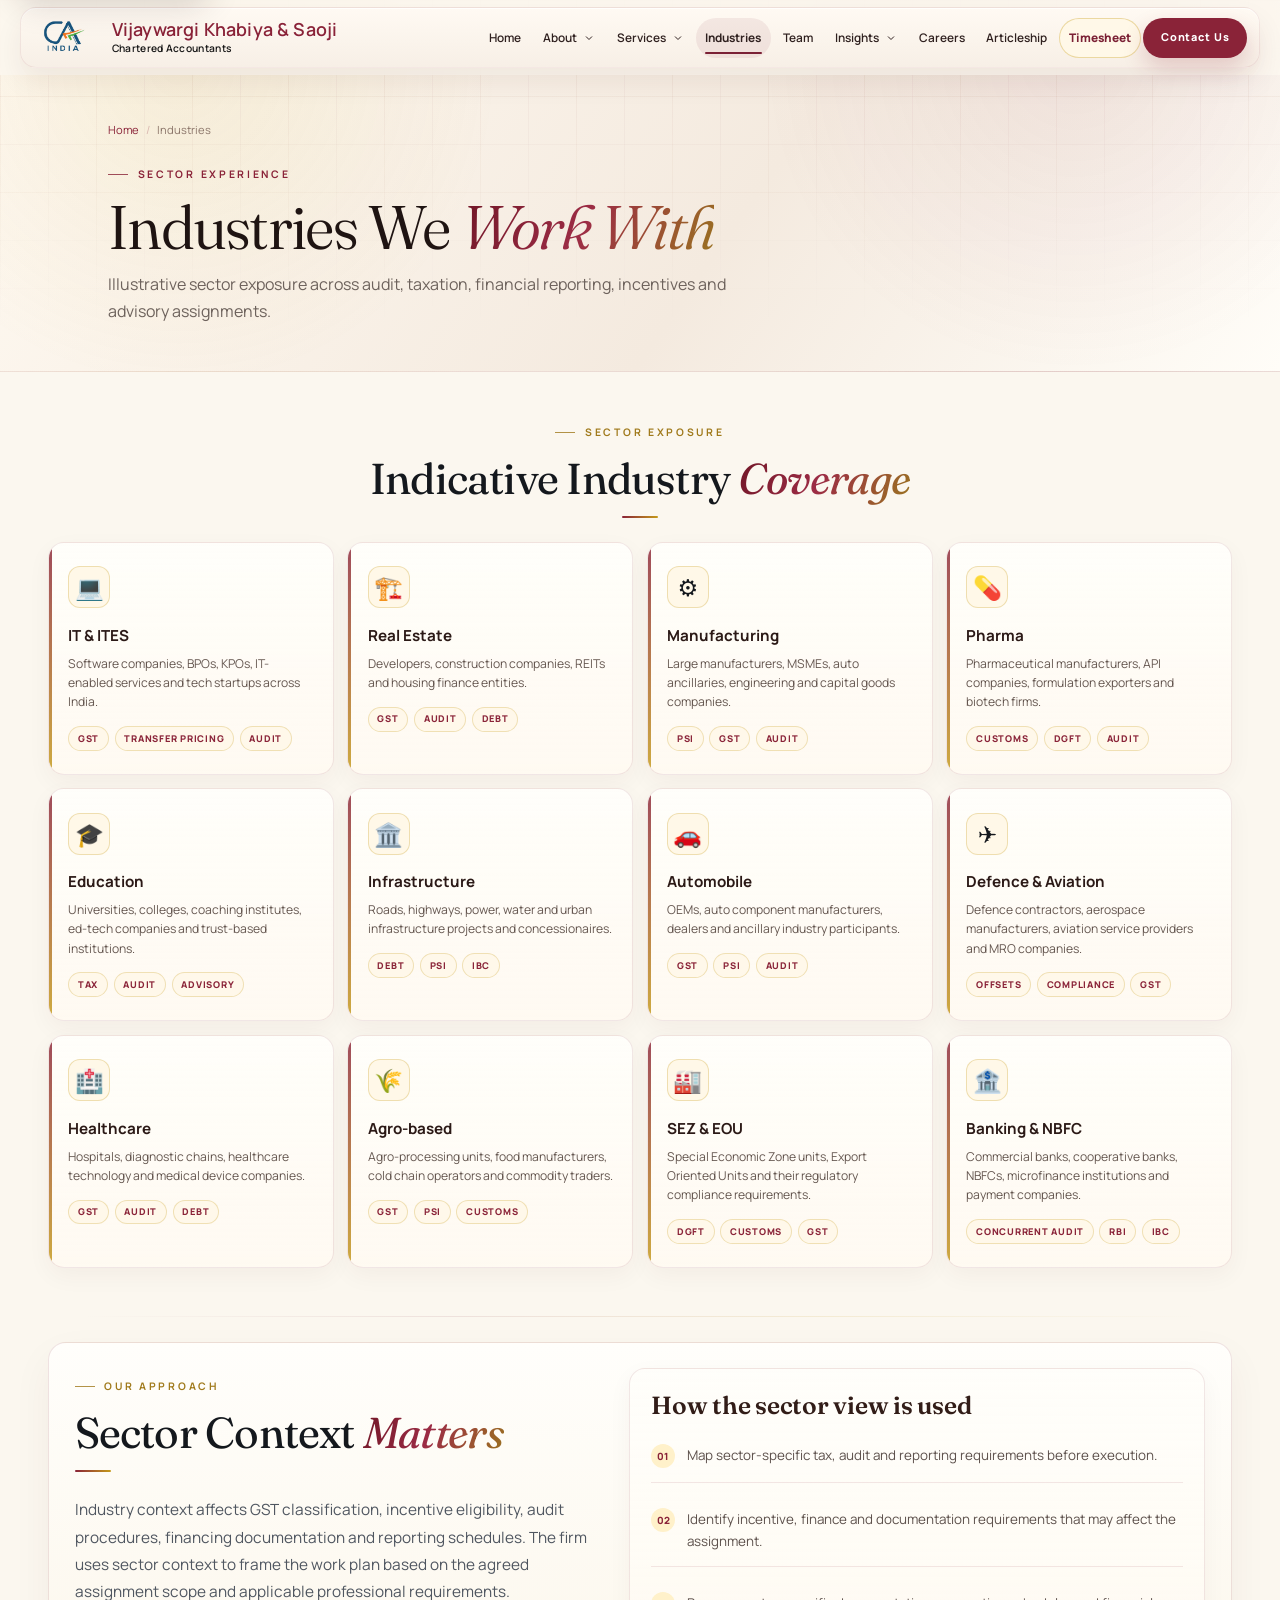
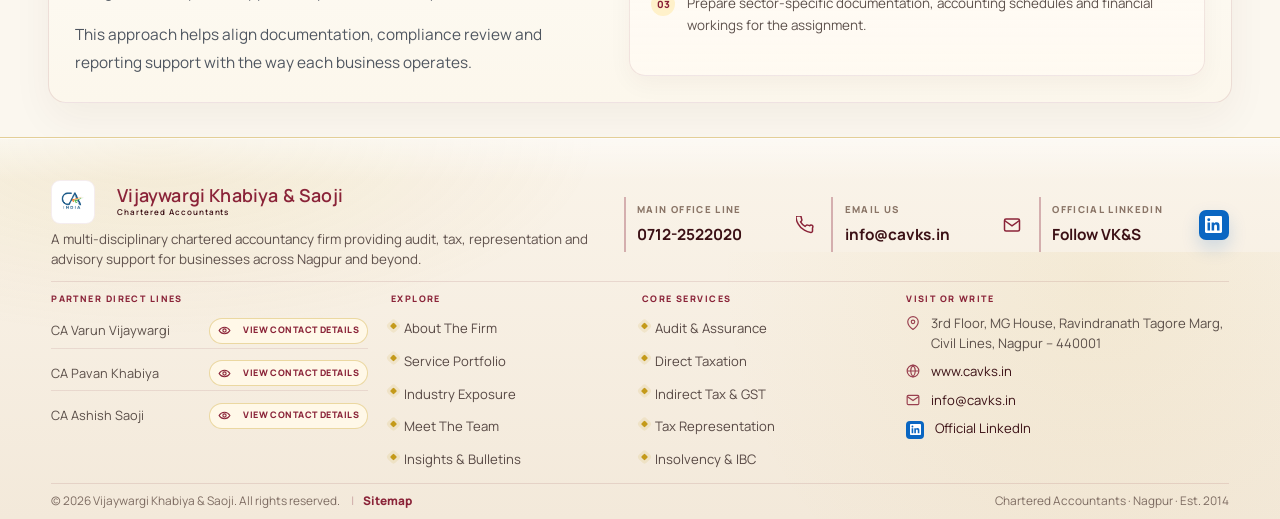
<file: industries.html>
﻿<!DOCTYPE html>
<html lang="en">
<head>
<meta charset="UTF-8"/>
<meta name="viewport" content="width=device-width,initial-scale=1.0"/>
<title>Industries | Vijaywargi Khabiya &amp; Saoji &mdash; Sector Experience</title>
<meta name="description" content="Assignment experience at VK&amp;S spans IT, manufacturing, real estate, pharma, infrastructure, healthcare, education, banking, NBFC and related sectors."/>
<meta name="robots" content="index,follow,max-image-preview:large"/>
<meta property="og:title" content="Industries | Vijaywargi Khabiya &amp; Saoji &mdash; Sector Experience"/>
<meta property="og:description" content="Assignment experience at VK&amp;S spans IT, manufacturing, real estate, pharma, infrastructure, healthcare, education, banking, NBFC and related sectors."/>
<meta property="og:type" content="website"/>
<meta property="og:url" content="https://www.cavks.in/industries.html"/>
<meta property="og:image" content="https://www.cavks.in/images/logo.jpg"/>
<meta name="twitter:card" content="summary"/>
<meta name="twitter:title" content="Industries | Vijaywargi Khabiya &amp; Saoji &mdash; Sector Experience"/>
<meta name="twitter:description" content="Assignment experience at VK&amp;S spans IT, manufacturing, real estate, pharma, infrastructure, healthcare, education, banking, NBFC and related sectors."/>
<meta name="twitter:image" content="https://www.cavks.in/images/logo.jpg"/>
<link rel="canonical" href="https://www.cavks.in/industries.html"/>
<link rel="icon" type="image/jpeg" href="images/logo.jpg"/>
<link rel="apple-touch-icon" href="images/logo.jpg"/>
<link rel="manifest" href="site.webmanifest"/>
<meta name="theme-color" content="#7b1d2e"/>
<link rel="preconnect" href="https://fonts.googleapis.com"/>
<link rel="preconnect" href="https://fonts.gstatic.com" crossorigin/>
<link rel="stylesheet" href="https://fonts.googleapis.com/css2?family=Fraunces:ital,opsz,wght@0,9..144,300..700;1,9..144,300..700&family=Manrope:wght@200..800&display=swap"/>
<link rel="stylesheet" href="style.css"/>
<style>
.industries-ph{padding:calc(var(--nav-h) + 1.9rem) 0 1.9rem;background:radial-gradient(circle at 84% 18%,rgba(196,154,26,.18),transparent 26%),radial-gradient(circle at 10% 20%,rgba(138,35,56,.08),transparent 28%),linear-gradient(135deg,#fffaf0 0%,#f7efe4 52%,#f2e7db 100%);position:relative;overflow:hidden}
.industries-ph::before{content:'';position:absolute;inset:0;background-image:linear-gradient(rgba(138,35,56,.045) 1px,transparent 1px),linear-gradient(90deg,rgba(138,35,56,.035) 1px,transparent 1px);background-size:68px 68px;mask-image:linear-gradient(180deg,rgba(0,0,0,.72),transparent 82%)}
.industries-ph .ph-inner{position:relative;z-index:1}
.industries-ph h1{color:#241612}
.industries-ph h1 em{color:#8a2338}
.industries-ph p{color:#67564f}
.industries-ph .eyebrow{color:#8a2338}
.industries-ph .eyebrow::before{background:#8a2338}
.industries-ph .breadcrumb{color:#8b7569}
.industries-ph .breadcrumb a{color:#8a2338}
.industries-ph .breadcrumb span{color:rgba(138,35,56,.28)}
.industries-panel{background:linear-gradient(180deg,#fffaf1 0%,#f6efe6 100%);padding:42px 0 48px}
.ind-cards{display:grid;grid-template-columns:repeat(4,1fr);gap:.85rem;margin-top:1.45rem}
.ind-card{background:linear-gradient(145deg,#fffef9 0%,#fff6e8 100%);border:1px solid rgba(138,35,56,.1);border-radius:16px;padding:1.45rem 1.2rem;text-align:left;transition:transform var(--t),box-shadow var(--t),border-color var(--t);position:relative;overflow:hidden;cursor:default;box-shadow:0 12px 28px rgba(76,32,20,.045)}
.ind-card::before{content:'';position:absolute;left:0;top:0;bottom:0;width:3px;background:linear-gradient(180deg,#8a2338,#c49a1a);opacity:.82}
.ind-card::after{content:'';position:absolute;right:-42px;bottom:-46px;width:118px;height:118px;border-radius:50%;background:radial-gradient(circle,rgba(196,154,26,.16),transparent 68%);transition:transform var(--t)}
.ind-card:hover{transform:translateY(-4px);box-shadow:0 18px 40px rgba(76,32,20,.08);border-color:rgba(196,154,26,.34)}
.ind-card:hover::after{transform:scale(1.12)}
.ind-card-icon{width:42px;height:42px;display:grid;place-items:center;border-radius:12px;background:#fff8e8;border:1px solid rgba(196,154,26,.28);font-size:1.45rem;margin-bottom:.9rem;position:relative;z-index:1;transition:transform var(--t)}
.ind-card:hover .ind-card-icon{transform:translateY(-2px) rotate(-2deg)}
.ind-card-name{font-size:.95rem;font-weight:700;color:#2b1916;margin-bottom:.38rem;position:relative;z-index:1}
.ind-card-desc{font-size:.76rem;color:#655750;line-height:1.58;position:relative;z-index:1}
.services-used{display:flex;flex-wrap:wrap;gap:.35rem;margin-top:.9rem;position:relative;z-index:1}
.su-tag{font-size:.58rem;font-weight:800;letter-spacing:.08em;text-transform:uppercase;padding:.24rem .55rem;border-radius:999px;background:#fff8ea;border:1px solid rgba(196,154,26,.26);color:#8a2338;transition:all var(--t)}
.ind-card:hover .su-tag{background:#fff1ca;border-color:rgba(196,154,26,.44)}
.ind-approach{background:linear-gradient(180deg,#f6efe6 0%,#fffaf1 100%);padding:26px 0 34px}
.ind-scope-panel{display:grid;grid-template-columns:minmax(0,.95fr) minmax(0,1.05fr);gap:2rem;align-items:start;padding:1.6rem;border:1px solid rgba(138,35,56,.1);border-radius:18px;background:rgba(255,253,248,.74);box-shadow:0 16px 40px rgba(76,32,20,.05)}
.ind-scope-card{position:relative;min-height:100%;padding:1.35rem;border-radius:16px;background:linear-gradient(145deg,#fffef9,#fff4e2);border:1px solid rgba(196,154,26,.24);overflow:hidden}
.ind-scope-card::before{content:'';position:absolute;right:-58px;bottom:-62px;width:160px;height:160px;border-radius:50%;background:radial-gradient(circle,rgba(138,35,56,.14),transparent 68%)}
.ind-scope-card h3{position:relative;font-family:'Fraunces',serif;font-size:1.55rem;font-weight:600;line-height:1.18;color:#321d18;margin-bottom:.65rem}
.ind-scope-card p{position:relative;font-size:.84rem;line-height:1.68;color:#6c5a52}
.ind-points{display:grid;gap:.72rem}
.ind-point{display:flex;gap:.75rem;padding:.85rem 0;border-bottom:1px solid rgba(138,35,56,.1)}
.ind-point:last-child{border-bottom:none}
.ind-point span{width:24px;height:24px;display:grid;place-items:center;flex-shrink:0;border-radius:50%;background:#fff1ca;color:#8a2338;font-size:.62rem;font-weight:900}
.ind-point p{font-size:.84rem;line-height:1.64;color:#5d514c;margin:0}
@media(max-width:1100px){.ind-cards{grid-template-columns:repeat(3,1fr)}}
@media(max-width:900px){.ind-scope-panel{grid-template-columns:1fr}}
@media(max-width:768px){.ind-cards{grid-template-columns:repeat(2,1fr)}}
@media(max-width:640px){.industries-ph{padding:calc(var(--nav-h) + 1.45rem) 0 1.5rem}.industries-panel{padding:32px 0 38px}.ind-cards{gap:.72rem;margin-top:1.05rem}.ind-card{padding:1.05rem .92rem}.ind-card-icon{width:38px;height:38px;font-size:1.25rem}.ind-card-desc{font-size:.72rem}.su-tag{font-size:.52rem;padding:.2rem .45rem}.ind-scope-panel{padding:1.05rem}.ind-approach{padding:20px 0 26px}}
</style>
<script type="application/ld+json">
{
  "@context": "https://schema.org",
  "@type": "CollectionPage",
  "name": "Industries | Vijaywargi Khabiya &amp; Saoji &mdash; Sector Experience",
  "description": "Assignment experience at VK&amp;S spans IT, manufacturing, real estate, pharma, infrastructure, healthcare, education, banking, NBFC and related sectors.",
  "url": "https://www.cavks.in/industries.html",
  "publisher": {
    "@type": "AccountingService",
    "name": "Vijaywargi Khabiya & Saoji",
    "url": "https://www.cavks.in/",
    "logo": "https://www.cavks.in/images/logo.jpg",
    "address": {
      "@type": "PostalAddress",
      "streetAddress": "3rd Floor, MG House, Ravindranath Tagore Marg, Civil Lines",
      "addressLocality": "Nagpur",
      "addressRegion": "Maharashtra",
      "postalCode": "440001",
      "addressCountry": "IN"
    },
    "telephone": "+91-712-2522020",
    "email": "info@cavks.in"
  }
}
</script>
<script type="application/ld+json">
{
  "@context": "https://schema.org",
  "@type": "BreadcrumbList",
  "itemListElement": [
    {
      "@type": "ListItem",
      "position": 1,
      "name": "Home",
      "item": "https://www.cavks.in/"
    },
    {
      "@type": "ListItem",
      "position": 2,
      "name": "Industries",
      "item": "https://www.cavks.in/industries.html"
    }
  ]
}
</script>
</head>
<body>
<a class="skip-link" href="#main-content">Skip to main content</a>

<!-- NAV -->
<nav class="nav">
  <div class="container nav-inner">
    <a href="index.html" class="logo">
  <img height="1330" width="1703" decoding="async" src="images/logo.jpg" alt="VK&amp;S CA" class="logo-img" loading="eager"/>
  <div class="logo-text">
    <span class="logo-firm">Vijaywargi Khabiya &amp; Saoji</span>        <span class="logo-tag">Chartered Accountants</span>
  </div>
    </a>
    <ul class="nav-links">
      <li class="nav-item"><a href="index.html">Home</a></li>
      <li class="nav-item has-dropdown">
        <button class="nav-drop-toggle" aria-expanded="false">About <svg viewBox="0 0 24 24" fill="none" stroke="currentColor" stroke-width="2"><path d="M6 9l6 6 6-6"/></svg></button>
        <div class="nav-dropdown">
          <a href="about.html#overview"><span>Firm Overview</span><small>Our story, multi-city presence and firm philosophy.</small></a>
          <a href="about.html#firm-vision"><span>Vision</span><small>Inclusive growth, compliance culture and expanding reach.</small></a>
          <a href="about.html#firm-strengths"><span>Strengths</span><small>Professionalism, quality deliverables and practical advisory.</small></a>
          <a href="about.html#firm-profile"><span>Firm Profile</span><small>Practice approach, reach and core professional strengths.</small></a>
        </div>
      </li>
      <li class="nav-item has-dropdown">
        <button class="nav-drop-toggle" aria-expanded="false">Services <svg viewBox="0 0 24 24" fill="none" stroke="currentColor" stroke-width="2"><path d="M6 9l6 6 6-6"/></svg></button>
        <div class="nav-dropdown">
          <a href="services.html#audit"><span>Audit &amp; Assurance</span><small>Statutory, internal, tax and concurrent audit support.</small></a>
          <a href="services.html#direct-tax"><span>Direct Taxation</span><small>Tax planning, assessments and litigation representation.</small></a>
          <a href="services.html#indirect-tax"><span>Indirect Tax &amp; GST</span><small>GST advisory, compliance, refunds and disputes.</small></a>
          <a href="services.html#legal"><span>Tax Representation</span><small>Tax notices, appeals and case-file support.</small></a>
          <a href="services.html#insolvency"><span>Insolvency &amp; IBC</span><small>CIRP, NCLT matters and restructuring support.</small></a>
          <a href="services.html"><span>See All Services In Detail</span></a>
        </div>
      </li>
      <li class="nav-item"><a href="industries.html" class="active">Industries</a></li>
      <li class="nav-item"><a href="partners.html">Team</a></li>
      <li class="nav-item has-dropdown">
        <button class="nav-drop-toggle" aria-expanded="false">Insights <svg viewBox="0 0 24 24" fill="none" stroke="currentColor" stroke-width="2"><path d="M6 9l6 6 6-6"/></svg></button>
        <div class="nav-dropdown">
          <a href="publications.html#monthly-bulletins"><span>Monthly Bulletins</span><small>Monthly VK&amp;S bulletin issues in one place.</small></a>
          <a href="publications.html#articles-alerts"><span>Articles &amp; Alerts</span><small>Insights, technical articles and regulatory updates.</small></a>
        </div>
      </li>
      <li class="nav-item"><a href="careers.html">Careers</a></li>
      <li class="nav-item"><a href="articleship.html">Articleship</a></li>
      <li class="nav-item"><a href="https://abhi-codex48.github.io/vks-nagpur/vks-timesheet.html" class="nav-timesheet-btn" data-timesheet-link>Timesheet</a></li>
      <li class="nav-item"><a href="contact.html" class="nav-cta-btn">Contact Us</a></li>
    </ul>
    <button class="ham" aria-label="Menu"><span></span><span></span><span></span></button>
  </div>
</nav>
<div class="drawer">
  <a href="index.html">Home</a>
  <div class="drawer-group">
    <button class="drawer-toggle" aria-expanded="false">About <svg viewBox="0 0 24 24" fill="none" stroke="currentColor" stroke-width="2"><path d="M6 9l6 6 6-6"/></svg></button>
    <div class="drawer-panel"><div class="drawer-panel-inner">
      <a href="about.html#overview">Firm Overview</a>
      <a href="about.html#firm-vision">Vision</a>
      <a href="about.html#firm-strengths">Strengths</a>
      <a href="about.html#firm-profile">Firm Profile</a>
    </div></div>
  </div>
  <div class="drawer-group">
    <button class="drawer-toggle" aria-expanded="false">Services <svg viewBox="0 0 24 24" fill="none" stroke="currentColor" stroke-width="2"><path d="M6 9l6 6 6-6"/></svg></button>
    <div class="drawer-panel"><div class="drawer-panel-inner">
      <a href="services.html#audit">Audit &amp; Assurance</a>
      <a href="services.html#direct-tax">Direct Taxation</a>
      <a href="services.html#indirect-tax">Indirect Tax &amp; GST</a>
      <a href="services.html#legal">Tax Representation</a>
      <a href="services.html#insolvency">Insolvency &amp; IBC</a>
      <a href="services.html">See All Services In Detail</a>
    </div></div>
  </div>
  <a href="industries.html">Industries</a>
  <a href="partners.html">Team</a>
  <div class="drawer-group">
    <button class="drawer-toggle" aria-expanded="false">Insights <svg viewBox="0 0 24 24" fill="none" stroke="currentColor" stroke-width="2"><path d="M6 9l6 6 6-6"/></svg></button>
    <div class="drawer-panel"><div class="drawer-panel-inner">
      <a href="publications.html#monthly-bulletins">Monthly Bulletins</a>
      <a href="publications.html#articles-alerts">Articles &amp; Alerts</a>
    </div></div>
  </div>
  <a href="careers.html">Careers</a>
  <a href="articleship.html">Articleship</a>
  <a href="https://abhi-codex48.github.io/vks-nagpur/vks-timesheet.html" data-timesheet-link>Timesheet</a>
  <a href="contact.html">Contact</a>
</div>
<!-- PAGE HEADER -->
<div class="ph industries-ph">
  <div class="container ph-inner">
    <div class="breadcrumb"><a href="index.html">Home</a><span>/</span>Industries</div>
    <span class="eyebrow">Sector Experience</span>
    <h1>Industries We <em>Work With</em></h1>
    <p style="max-width:min(640px,100%);margin-top:.75rem">Illustrative sector exposure across audit, taxation, financial reporting, incentives and advisory assignments.</p>
  </div>
</div>

<!-- INDUSTRY CARDS -->
<section id="main-content" class="pad industries-panel">
  <div class="container">
    <div class="rv tc">
      <span class="eyebrow" style="justify-content:center">Sector Exposure</span>
      <h2>Indicative Industry <em style="color:#8a2338">Coverage</em></h2>
      <div class="rule c"></div>
    </div>
    <div class="ind-cards">

      <div class="ind-card rv rv-d1">
        <div class="ind-card-icon">&#x1F4BB;</div>
        <div class="ind-card-name">IT &amp; ITES</div>
        <div class="ind-card-desc">Software companies, BPOs, KPOs, IT-enabled services and tech startups across India.</div>
        <div class="services-used"><span class="su-tag">GST</span><span class="su-tag">Transfer Pricing</span><span class="su-tag">Audit</span></div>
      </div>

      <div class="ind-card rv rv-d2">
        <div class="ind-card-icon">&#x1F3D7;&#xFE0F;</div>
        <div class="ind-card-name">Real Estate</div>
        <div class="ind-card-desc">Developers, construction companies, REITs and housing finance entities.</div>
        <div class="services-used"><span class="su-tag">GST</span><span class="su-tag">Audit</span><span class="su-tag">Debt</span></div>
      </div>

      <div class="ind-card rv rv-d3">
        <div class="ind-card-icon">&#x2699;&#xFE0F;</div>
        <div class="ind-card-name">Manufacturing</div>
        <div class="ind-card-desc">Large manufacturers, MSMEs, auto ancillaries, engineering and capital goods companies.</div>
        <div class="services-used"><span class="su-tag">PSI</span><span class="su-tag">GST</span><span class="su-tag">Audit</span></div>
      </div>

      <div class="ind-card rv rv-d1">
        <div class="ind-card-icon">&#x1F48A;</div>
        <div class="ind-card-name">Pharma</div>
        <div class="ind-card-desc">Pharmaceutical manufacturers, API companies, formulation exporters and biotech firms.</div>
        <div class="services-used"><span class="su-tag">Customs</span><span class="su-tag">DGFT</span><span class="su-tag">Audit</span></div>
      </div>

      <div class="ind-card rv rv-d2">
        <div class="ind-card-icon">&#x1F393;</div>
        <div class="ind-card-name">Education</div>
        <div class="ind-card-desc">Universities, colleges, coaching institutes, ed-tech companies and trust-based institutions.</div>
        <div class="services-used"><span class="su-tag">Tax</span><span class="su-tag">Audit</span><span class="su-tag">Advisory</span></div>
      </div>

      <div class="ind-card rv rv-d3">
        <div class="ind-card-icon">&#x1F3DB;&#xFE0F;</div>
        <div class="ind-card-name">Infrastructure</div>
        <div class="ind-card-desc">Roads, highways, power, water and urban infrastructure projects and concessionaires.</div>
        <div class="services-used"><span class="su-tag">Debt</span><span class="su-tag">PSI</span><span class="su-tag">IBC</span></div>
      </div>

      <div class="ind-card rv rv-d1">
        <div class="ind-card-icon">&#x1F697;</div>
        <div class="ind-card-name">Automobile</div>
        <div class="ind-card-desc">OEMs, auto component manufacturers, dealers and ancillary industry participants.</div>
        <div class="services-used"><span class="su-tag">GST</span><span class="su-tag">PSI</span><span class="su-tag">Audit</span></div>
      </div>

      <div class="ind-card rv rv-d2">
        <div class="ind-card-icon">&#x2708;&#xFE0F;</div>
        <div class="ind-card-name">Defence &amp; Aviation</div>
        <div class="ind-card-desc">Defence contractors, aerospace manufacturers, aviation service providers and MRO companies.</div>
        <div class="services-used"><span class="su-tag">Offsets</span><span class="su-tag">Compliance</span><span class="su-tag">GST</span></div>
      </div>

      <div class="ind-card rv rv-d3">
        <div class="ind-card-icon">&#x1F3E5;</div>
        <div class="ind-card-name">Healthcare</div>
        <div class="ind-card-desc">Hospitals, diagnostic chains, healthcare technology and medical device companies.</div>
        <div class="services-used"><span class="su-tag">GST</span><span class="su-tag">Audit</span><span class="su-tag">Debt</span></div>
      </div>

      <div class="ind-card rv rv-d1">
        <div class="ind-card-icon">&#x1F33E;</div>
        <div class="ind-card-name">Agro-based</div>
        <div class="ind-card-desc">Agro-processing units, food manufacturers, cold chain operators and commodity traders.</div>
        <div class="services-used"><span class="su-tag">GST</span><span class="su-tag">PSI</span><span class="su-tag">Customs</span></div>
      </div>

      <div class="ind-card rv rv-d2">
        <div class="ind-card-icon">&#x1F3ED;</div>
        <div class="ind-card-name">SEZ &amp; EOU</div>
        <div class="ind-card-desc">Special Economic Zone units, Export Oriented Units and their regulatory compliance requirements.</div>
        <div class="services-used"><span class="su-tag">DGFT</span><span class="su-tag">Customs</span><span class="su-tag">GST</span></div>
      </div>

      <div class="ind-card rv rv-d3">
        <div class="ind-card-icon">&#x1F3E6;</div>
        <div class="ind-card-name">Banking &amp; NBFC</div>
        <div class="ind-card-desc">Commercial banks, cooperative banks, NBFCs, microfinance institutions and payment companies.</div>
        <div class="services-used"><span class="su-tag">Concurrent Audit</span><span class="su-tag">RBI</span><span class="su-tag">IBC</span></div>
      </div>

    </div>
  </div>
</section>

<!-- WHY SECTOR EXPOSURE MATTERS -->
<section class="ind-approach">
  <div class="container">
    <div class="ind-scope-panel">
      <div>
        <span class="eyebrow rv">Our Approach</span>
        <h2 class="rv rv-d1">Sector Context <em style="color:#8a2338">Matters</em></h2>
        <div class="rule rv rv-d2"></div>
        <p class="rv rv-d2">Industry context affects GST classification, incentive eligibility, audit procedures, financing documentation and reporting schedules. The firm uses sector context to frame the work plan based on the agreed assignment scope and applicable professional requirements.</p>
        <p class="rv rv-d2" style="margin-top:1rem">This approach helps align documentation, compliance review and reporting support with the way each business operates.</p>
      </div>
      <div class="ind-scope-card rv-scale">
        <h3>How the sector view is used</h3>
        <div class="ind-points">
          <div class="ind-point"><span>01</span><p>Map sector-specific tax, audit and reporting requirements before execution.</p></div>
          <div class="ind-point"><span>02</span><p>Identify incentive, finance and documentation requirements that may affect the assignment.</p></div>
          <div class="ind-point"><span>03</span><p>Prepare sector-specific documentation, accounting schedules and financial workings for the assignment.</p></div>
        </div>
      </div>
    </div>
  </div>
</section>

<!-- FOOTER -->
<footer class="footer">
  <div class="container">
    <div class="footer-shell">
      <div class="footer-spotlight">
        <div class="footer-brand-card rv">
          <div class="footer-brand">
            <a href="index.html" class="logo" style="display:inline-flex">
              <img height="1330" width="1703" decoding="async" src="images/logo.jpg" alt="VK&amp;S" style="object-fit:contain;flex-shrink:0"/>
              <div class="logo-text" style="margin-left:.6rem">
                <span class="logo-firm">Vijaywargi Khabiya &amp; Saoji</span>        <span class="logo-tag">Chartered Accountants</span>
              </div>
            </a>
          </div>
          <p class="ft-desc">A multi-disciplinary chartered accountancy firm providing audit, tax, representation and advisory support for businesses across Nagpur and beyond.</p>
        </div>
        <div class="footer-contact-card rv rv-d1">
          <h5>Office Contact</h5>
          <div class="footer-action">
            <div class="footer-action-copy">
              <span>Main Office Line</span>
              <a href="tel:07122522020">0712-2522020</a>
            </div>
            <svg viewBox="0 0 24 24" fill="none" stroke="currentColor" stroke-width="2"><path d="M22 16.92v3a2 2 0 01-2.18 2 19.79 19.79 0 01-8.63-3.07A19.5 19.5 0 013.07 10.8a19.79 19.79 0 01-3.07-8.68A2 2 0 012 0h3a2 2 0 012 1.72 12.84 12.84 0 00.7 2.81 2 2 0 01-.45 2.11L6.09 7.91a16 16 0 006 6l1.27-1.27a2 2 0 012.11-.45 12.84 12.84 0 002.81.7A2 2 0 0122 16z"/></svg>
          </div>
          <div class="footer-action">
            <div class="footer-action-copy">
              <span>Email Us</span>
              <a href="mailto:info@cavks.in">info@cavks.in</a>
            </div>
            <svg viewBox="0 0 24 24" fill="none" stroke="currentColor" stroke-width="2"><path d="M4 4h16c1.1 0 2 .9 2 2v12c0 1.1-.9 2-2 2H4c-1.1 0-2-.9-2-2V6c0-1.1.9-2 2-2z"/><polyline points="22,6 12,13 2,6"/></svg>
          </div>
          <div class="footer-action footer-linkedin-action">
            <div class="footer-action-copy">
              <span>Official LinkedIn</span>
              <a href="https://www.linkedin.com/company/vijaywargi-khabiya-saoji-chartered-accountants/about/" target="_blank" rel="noopener">Follow VK&amp;S</a>
            </div>
            <span class="footer-linkedin-icon" aria-hidden="true"><svg viewBox="0 0 24 24"><path fill="currentColor" d="M20.45 20.45h-3.55v-5.57c0-1.33-.03-3.04-1.85-3.04-1.85 0-2.14 1.45-2.14 2.94v5.67H9.36V9h3.41v1.56h.05c.47-.9 1.64-1.85 3.37-1.85 3.6 0 4.27 2.37 4.27 5.46v6.28zM5.34 7.43a2.06 2.06 0 110-4.12 2.06 2.06 0 010 4.12zM7.12 20.45H3.56V9h3.56v11.45zM22.23 0H1.77C.79 0 0 .77 0 1.72v20.56C0 23.23.79 24 1.77 24h20.46c.98 0 1.77-.77 1.77-1.72V1.72C24 .77 23.21 0 22.23 0z"/></svg></span>
          </div>
          <p class="ft-note">3rd Floor, MG House, Ravindranath Tagore Marg, Civil Lines, Nagpur &ndash; 440001</p>
        </div>
      </div>
      <div class="footer-top">
        <div class="ft-col rv">
          <h5>Partner Direct Lines</h5>
          <div class="ft-partners">
            <div class="ft-p-item"><span class="ft-p-name">CA Varun Vijaywargi</span><a href="tel:+919168175444" class="ft-p-num">+91 91681 75444</a></div>
            <div class="ft-p-item"><span class="ft-p-name">CA Pavan Khabiya</span><a href="tel:+919168165444" class="ft-p-num">+91 91681 65444</a></div>
            <div class="ft-p-item"><span class="ft-p-name">CA Ashish Saoji</span><a href="tel:+919325091651" class="ft-p-num">+91 93250 91651</a></div>
          </div>
        </div>
        <div class="ft-col rv rv-d1">
          <h5>Explore</h5>
          <ul>
            <li><a href="about.html">About The Firm</a></li>
            <li><a href="services.html">Service Portfolio</a></li>
            <li><a href="industries.html">Industry Exposure</a></li>
            <li><a href="partners.html">Meet The Team</a></li>
            <li><a href="publications.html">Insights &amp; Bulletins</a></li>
          </ul>
        </div>
        <div class="ft-col rv rv-d2">
          <h5>Core Services</h5>
          <ul>
            <li><a href="services.html#audit">Audit &amp; Assurance</a></li>
            <li><a href="services.html#direct-tax">Direct Taxation</a></li>
            <li><a href="services.html#indirect-tax">Indirect Tax &amp; GST</a></li>
            <li><a href="services.html#legal">Tax Representation</a></li>
            <li><a href="services.html#insolvency">Insolvency &amp; IBC</a></li>
          </ul>
        </div>
        <div class="ft-col rv rv-d3">
          <h5>Visit Or Write</h5>
          <div class="ft-contact">
            <div class="ft-ci"><svg width="14" height="14" viewBox="0 0 24 24" fill="none" stroke="currentColor" stroke-width="2"><path d="M21 10c0 7-9 13-9 13s-9-6-9-13a9 9 0 0118 0z"/><circle cx="12" cy="10" r="3"/></svg><span>3rd Floor, MG House, Ravindranath Tagore Marg, Civil Lines, Nagpur &ndash; 440001</span></div>
            <div class="ft-ci"><svg width="14" height="14" viewBox="0 0 24 24" fill="none" stroke="currentColor" stroke-width="2"><circle cx="12" cy="12" r="10"/><path d="M2 12h20M12 2a15.3 15.3 0 014 10 15.3 15.3 0 01-4 10 15.3 15.3 0 01-4-10 15.3 15.3 0 014-10z"/></svg><span><a href="https://www.cavks.in" target="_blank" rel="noopener">www.cavks.in</a></span></div>
            <div class="ft-ci"><svg width="14" height="14" viewBox="0 0 24 24" fill="none" stroke="currentColor" stroke-width="2"><path d="M4 4h16c1.1 0 2 .9 2 2v12c0 1.1-.9 2-2 2H4c-1.1 0-2-.9-2-2V6c0-1.1.9-2 2-2z"/><polyline points="22,6 12,13 2,6"/></svg><span><a href="mailto:info@cavks.in">info@cavks.in</a></span></div>
            <div class="ft-ci"><span class="footer-linkedin-icon" aria-hidden="true"><svg viewBox="0 0 24 24"><path fill="currentColor" d="M20.45 20.45h-3.55v-5.57c0-1.33-.03-3.04-1.85-3.04-1.85 0-2.14 1.45-2.14 2.94v5.67H9.36V9h3.41v1.56h.05c.47-.9 1.64-1.85 3.37-1.85 3.6 0 4.27 2.37 4.27 5.46v6.28zM5.34 7.43a2.06 2.06 0 110-4.12 2.06 2.06 0 010 4.12zM7.12 20.45H3.56V9h3.56v11.45zM22.23 0H1.77C.79 0 0 .77 0 1.72v20.56C0 23.23.79 24 1.77 24h20.46c.98 0 1.77-.77 1.77-1.72V1.72C24 .77 23.21 0 22.23 0z"/></svg></span><span><a href="https://www.linkedin.com/company/vijaywargi-khabiya-saoji-chartered-accountants/about/" target="_blank" rel="noopener">Official LinkedIn</a></span></div>
          </div>
        </div>
      </div>
      <div class="footer-bottom">
        <p>&copy; 2026 Vijaywargi Khabiya &amp; Saoji. All rights reserved. <a href="sitemap.html" class="footer-sitemap-link">Sitemap</a></p>
        <p>Chartered Accountants &middot; Nagpur &middot; Est. 2014</p>
      </div>
    </div>
  </div>
</footer>


<!-- Scroll to Top -->
<button class="stt" aria-label="Back to top">
  <svg width="16" height="16" viewBox="0 0 24 24" fill="none" stroke="currentColor" stroke-width="2.5"><path d="M18 15l-6-6-6 6"/></svg>
</button>

<nav class="mob-nav">
  <div class="mob-nav-inner">
    <a href="index.html" class="mob-nav-item">
      <svg viewBox="0 0 24 24" fill="none" stroke="currentColor" stroke-width="2"><path d="M3 9l9-7 9 7v11a2 2 0 01-2 2H5a2 2 0 01-2-2z"/></svg>Home
    </a>
    <a href="services.html" class="mob-nav-item">
      <svg viewBox="0 0 24 24" fill="none" stroke="currentColor" stroke-width="2"><path d="M9 5H7a2 2 0 00-2 2v12a2 2 0 002 2h10a2 2 0 002-2V7a2 2 0 00-2-2h-2M9 5a2 2 0 002 2h2a2 2 0 002-2M9 5a2 2 0 012-2h2a2 2 0 012 2"/></svg>Services
    </a>
    <a href="partners.html" class="mob-nav-item">
      <svg viewBox="0 0 24 24" fill="none" stroke="currentColor" stroke-width="2"><path d="M17 21v-2a4 4 0 00-4-4H5a4 4 0 00-4 4v2"/><circle cx="9" cy="7" r="4"/><path d="M23 21v-2a4 4 0 00-3-3.87"/><path d="M16 3.13a4 4 0 010 7.75"/></svg>Team
    </a>
    <a href="careers.html" class="mob-nav-item">
      <svg viewBox="0 0 24 24" fill="none" stroke="currentColor" stroke-width="2"><rect x="2" y="7" width="20" height="14" rx="2"/><path d="M16 7V5a2 2 0 00-2-2h-4a2 2 0 00-2 2v2"/></svg>Careers
    </a>
    <a href="contact.html" class="mob-nav-item">
      <svg viewBox="0 0 24 24" fill="none" stroke="currentColor" stroke-width="2"><path d="M22 16.92v3a2 2 0 01-2.18 2 19.79 19.79 0 01-8.63-3.07A19.5 19.5 0 013.07 10.8a19.79 19.79 0 01-3.07-8.68A2 2 0 012 0h3a2 2 0 012 1.72c.128.96.341 1.903.637 2.822a2 2 0 01-.45 2.109L6.09 7.91a16 16 0 006 6l1.27-1.27a2 2 0 012.11-.45c.92.296 1.86.51 2.82.637A2 2 0 0122 16.92z"/></svg>Contact
    </a>
  </div>
</nav>
<script src="main.js"></script>
</body>
</html>
</file>
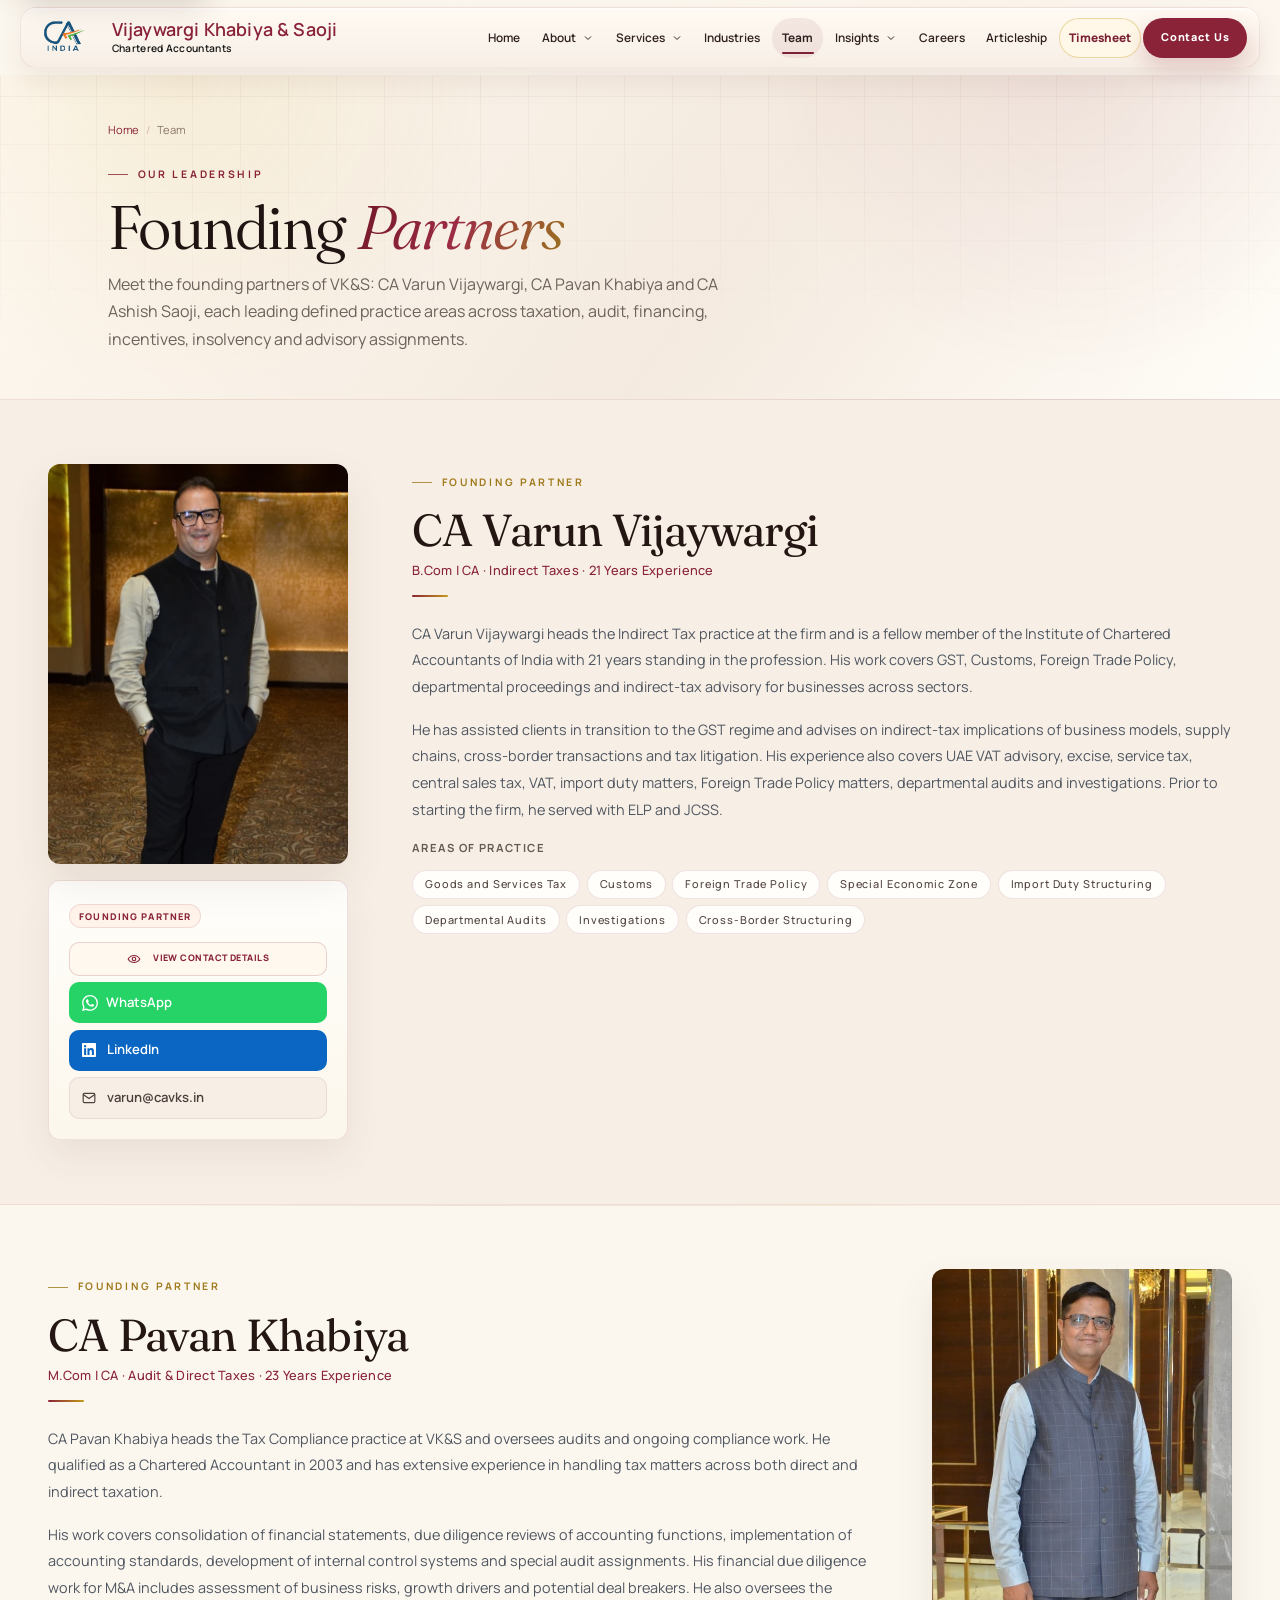
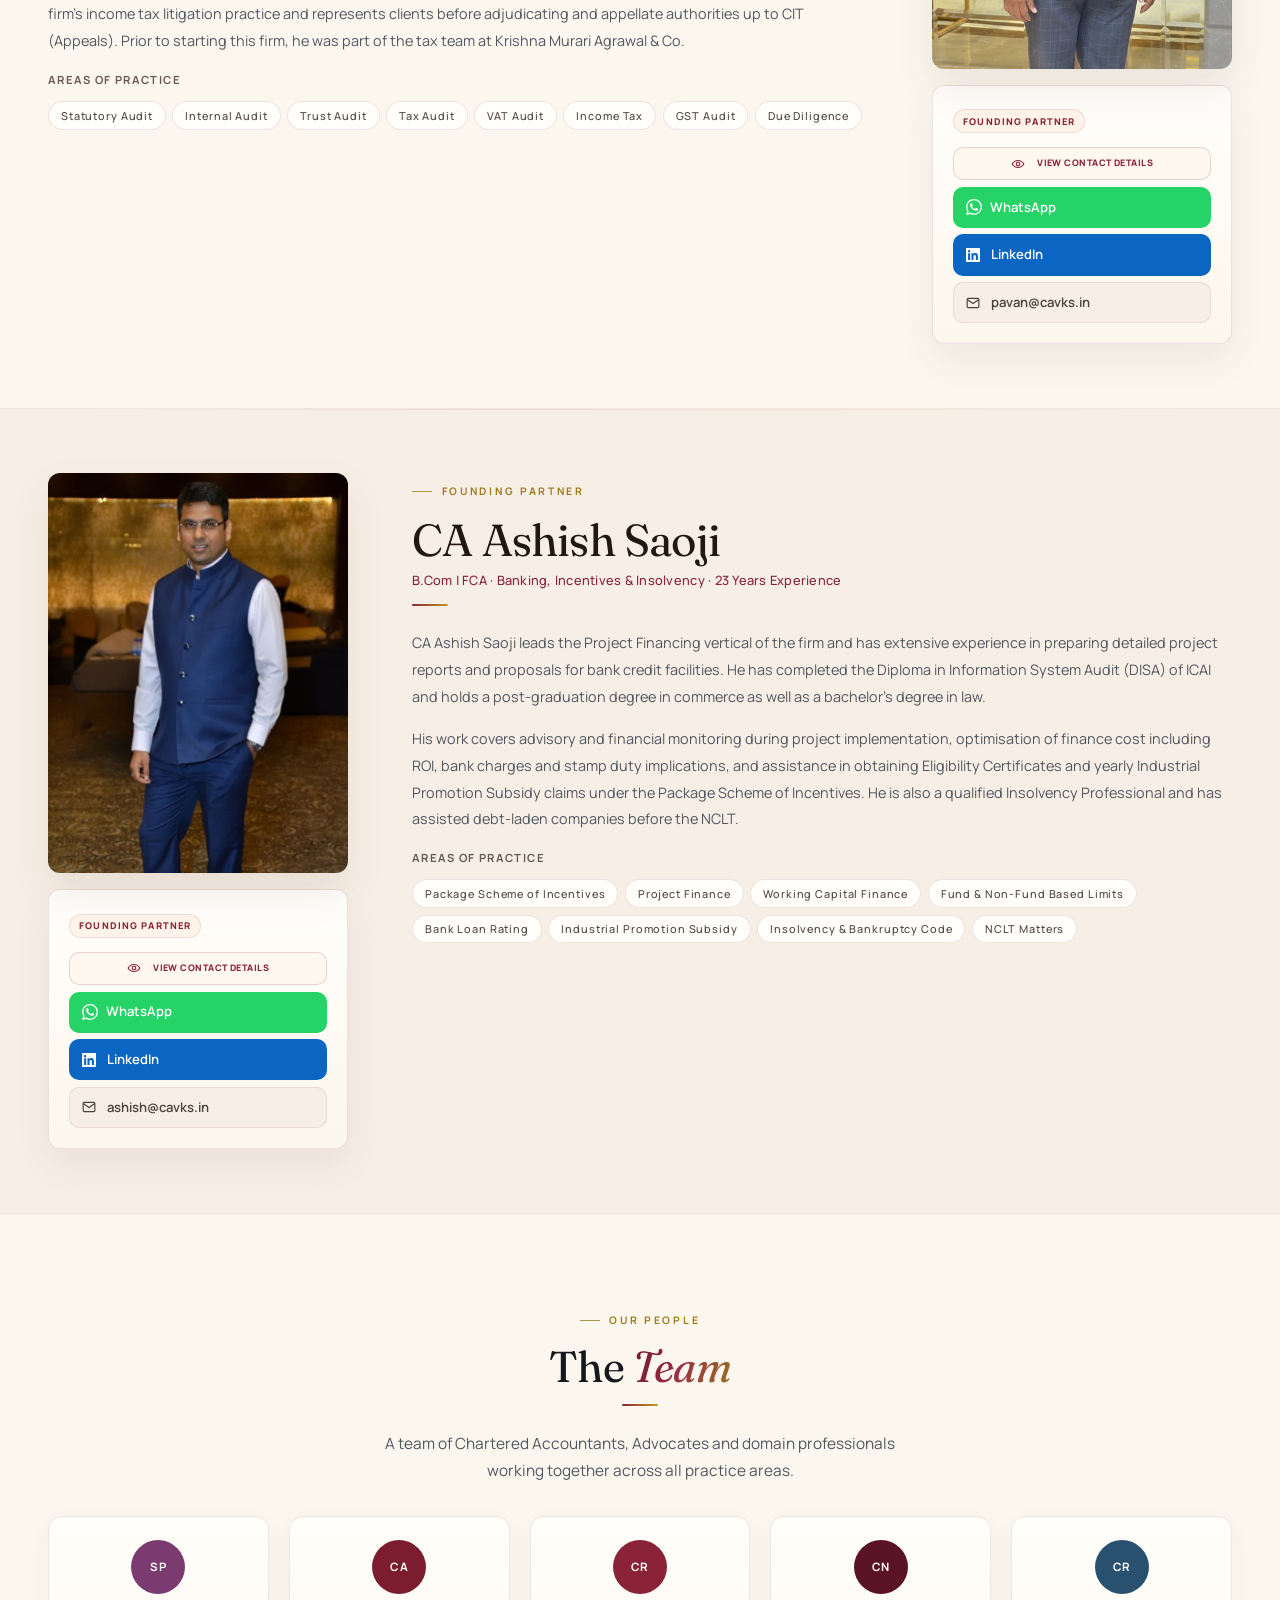
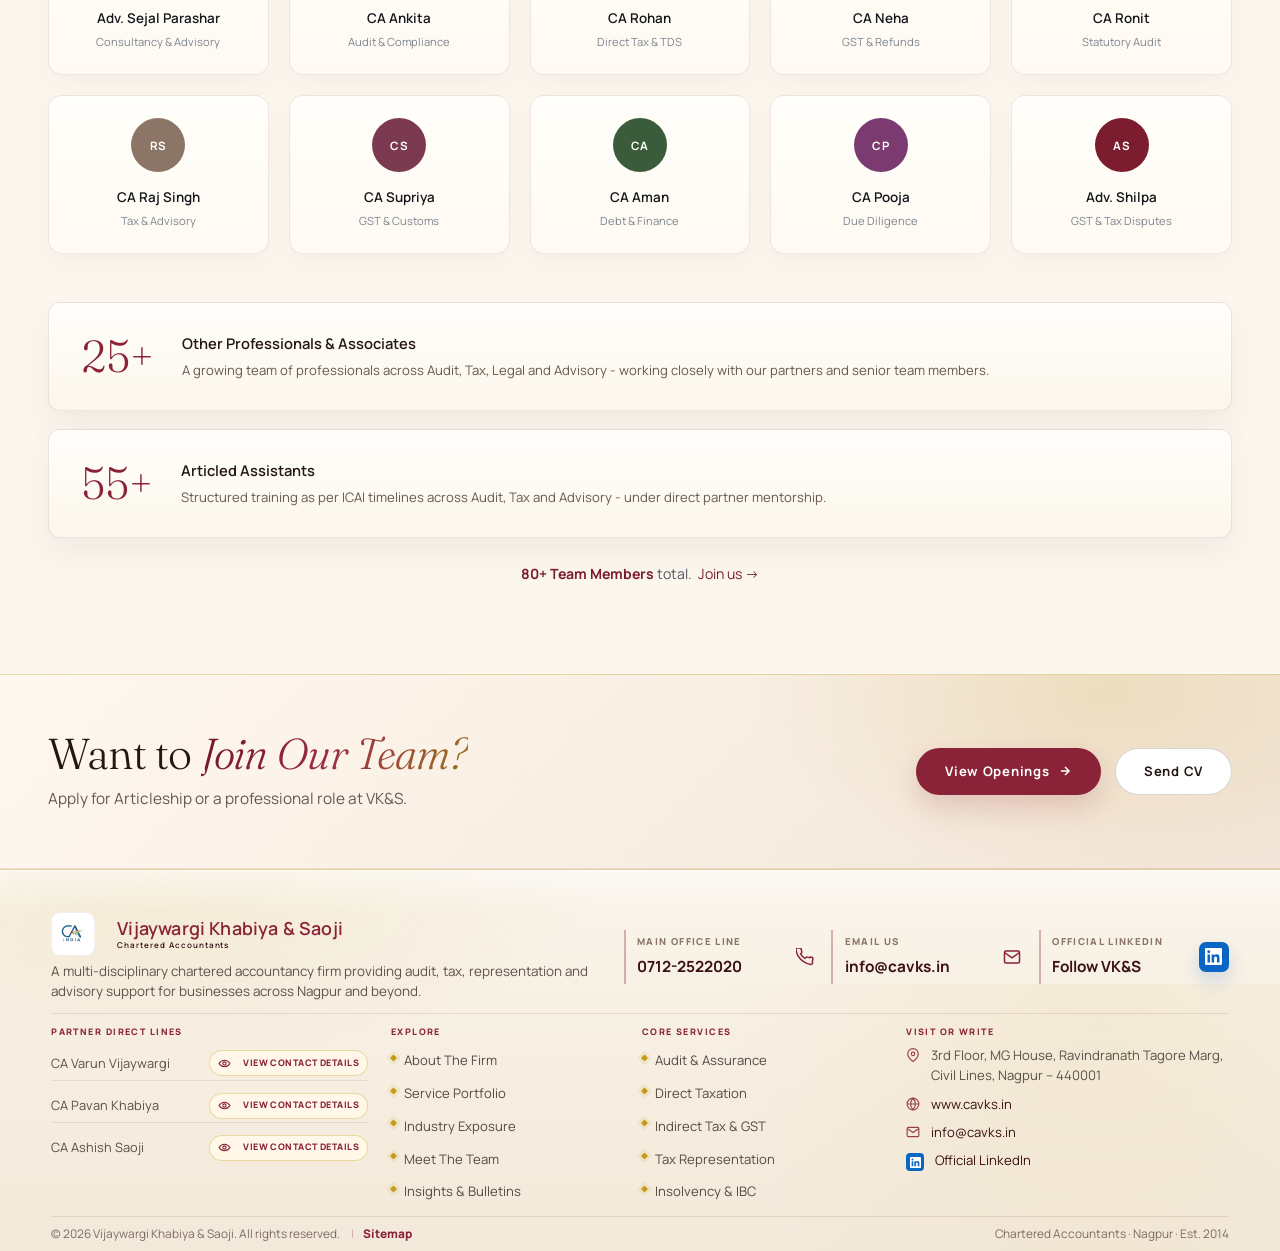
<file: partners.html>
﻿<!DOCTYPE html>
<html lang="en">
<head>
<meta charset="UTF-8"/>
<meta name="viewport" content="width=device-width,initial-scale=1.0"/>
<title>Team | Vijaywargi Khabiya &amp; Saoji &mdash; Chartered Accountants, Nagpur</title>
<meta name="description" content="The founding partners and team at VK&amp;S &mdash; CA Varun Vijaywargi, CA Pavan Khabiya and CA Ashish Saoji, supported by a team of Chartered Accountants, Advocates and domain professionals."/>
<meta name="robots" content="index,follow,max-image-preview:large"/>
<meta property="og:title" content="Team | Vijaywargi Khabiya &amp; Saoji &mdash; Chartered Accountants, Nagpur"/>
<meta property="og:description" content="The founding partners and team at VK&amp;S &mdash; CA Varun Vijaywargi, CA Pavan Khabiya and CA Ashish Saoji, supported by a team of Chartered Accountants, Advocates and domain professionals."/>
<meta property="og:type" content="website"/>
<meta property="og:url" content="https://www.cavks.in/partners.html"/>
<meta property="og:image" content="https://www.cavks.in/images/logo.jpg"/>
<meta name="twitter:card" content="summary"/>
<meta name="twitter:title" content="Team | Vijaywargi Khabiya &amp; Saoji &mdash; Chartered Accountants, Nagpur"/>
<meta name="twitter:description" content="The founding partners and team at VK&amp;S &mdash; CA Varun Vijaywargi, CA Pavan Khabiya and CA Ashish Saoji, supported by a team of Chartered Accountants, Advocates and domain professionals."/>
<meta name="twitter:image" content="https://www.cavks.in/images/logo.jpg"/>
<link rel="canonical" href="https://www.cavks.in/partners.html"/>
<link rel="icon" type="image/jpeg" href="images/logo.jpg"/>
<link rel="apple-touch-icon" href="images/logo.jpg"/>
<link rel="manifest" href="site.webmanifest"/>
<meta name="theme-color" content="#7b1d2e"/>
<link rel="preconnect" href="https://fonts.googleapis.com"/>
<link rel="preconnect" href="https://fonts.gstatic.com" crossorigin/>
<link rel="stylesheet" href="https://fonts.googleapis.com/css2?family=Fraunces:ital,opsz,wght@0,9..144,300..700;1,9..144,300..700&family=Manrope:wght@200..800&display=swap"/>
<link rel="stylesheet" href="style.css"/>
<style>
/* Partners page - feature sections */
.team-ph{background:radial-gradient(circle at 82% 18%,rgba(138,35,56,.08),transparent 28%),radial-gradient(circle at 8% 12%,rgba(196,154,26,.06),transparent 28%),linear-gradient(135deg,#fffaf3 0%,#f7efe6 58%,#f1e8dd 100%);border-bottom:1px solid rgba(123,33,53,.08)}
.team-ph::before{background-image:linear-gradient(rgba(123,33,53,.035) 1px,transparent 1px),linear-gradient(90deg,rgba(123,33,53,.03) 1px,transparent 1px);background-size:64px 64px}
.team-ph h1{color:#241612}
.team-ph h1 em{color:#8a2338!important}
.team-ph p{color:#665751}
.team-ph .eyebrow{color:#8a2338}
.team-ph .eyebrow::before{background:#8a2338}
.team-ph .breadcrumb{color:#8b786f}
.team-ph .breadcrumb a{color:#8a2338}
.team-ph .breadcrumb span{color:rgba(138,35,56,.28)}
.partner-feature{padding:64px 0;border-bottom:1px solid rgba(123,33,53,.08);background:#fffdf8}
.partner-feature.team-alt{background:#f6efe6}
.partner-feature:last-of-type{border:none}

/* Fix: sticky side card always shows image */
.pf-img-wrap{width:100%;aspect-ratio:3/4;overflow:hidden;border-radius:var(--r);box-shadow:0 18px 40px rgba(76,32,20,.09);margin-bottom:1rem;background:#f4eee7}
.pf-img-wrap img{width:100%;height:100%;object-fit:cover;object-position:top center;display:block}
.pf-info-card{background:#fffdf8;border:1px solid rgba(123,33,53,.1);border-radius:var(--r);padding:1.25rem;box-shadow:0 16px 36px rgba(76,32,20,.07)}
.pf-badge{display:inline-flex;align-items:center;min-height:24px;padding:.18rem .58rem;margin-bottom:.85rem;border-radius:999px;background:#fff3ea;border:1px solid rgba(138,35,56,.12);color:#8a2338;font-size:.58rem;font-weight:800;letter-spacing:.12em;text-transform:uppercase}
.pf-mobile-link{background:#f7efe6;color:#5a4d49;border:1px solid rgba(123,33,53,.1);font-weight:600}
.pf-mobile-link:hover{background:#fff8ef;color:#8a2338;border-color:rgba(138,35,56,.22)}
.pf-info-card .pf-mobile-link{--phone-reveal-bg:#fff8ef;--phone-reveal-border:rgba(138,35,56,.18);--phone-reveal-ink:#8a2338}
.pf-info-card .pf-mobile-link:not(.is-revealed){background:#fff8ef;border-color:rgba(138,35,56,.18);color:#8a2338!important}
.pf-info-card .pf-mobile-link.is-revealed{background:#f7efe6;color:#4d403c!important;border-color:rgba(123,33,53,.12)}
.pf-wa-link{background:#25d366;color:#fff;border:1px solid rgba(37,211,102,.28)}
.pf-wa-link:hover{background:#128c7e}
.pf-linkedin{background:#0a66c2;color:#fff;border:1px solid rgba(10,102,194,.28)}
.pf-linkedin:hover{background:#004182}
.pf-email{background:#f7efe6;color:#4d403c;border:1px solid rgba(123,33,53,.1)}
.pf-email:hover{background:#8a2338;color:#fff;border-color:#8a2338}
.pf-name{color:#241612}
.pf-spec{color:#8a2338}
.pf-areas h4{color:#675a55}
.pf-tag{background:#fffefa;color:#51433f;border-color:rgba(123,33,53,.12)}
.pf-tag:hover{background:#8a2338;color:#fff;border-color:#8a2338}

/* Team grid */
.team-members-section{background:#f6efe6}
.team-members-section h2 em{color:#8a2338!important}
.tm-grid{display:grid;grid-template-columns:repeat(5,1fr);gap:1rem;margin-top:2rem}
.tm-card{background:#fffdf8;border:1px solid rgba(123,33,53,.08);border-radius:var(--rl);padding:1.4rem 1rem;text-align:center;transition:all var(--t);box-shadow:0 10px 24px rgba(76,32,20,.035)}
.tm-card:hover{box-shadow:0 16px 34px rgba(76,32,20,.08);transform:translateY(-4px);border-color:rgba(138,35,56,.28)}
.tm-av{width:54px;height:54px;border-radius:50%;display:flex;align-items:center;justify-content:center;font-size:.72rem;font-weight:700;color:var(--white);margin:0 auto .85rem;letter-spacing:.04em}
.tm-name{font-size:.84rem;font-weight:600;color:var(--ink);margin-bottom:.22rem}
.tm-spec{font-size:.7rem;color:var(--ink4)}
.team-members-section .article-banner{background:linear-gradient(135deg,#fffdf8 0%,#f5e9dc 100%);color:#241612;border:1px solid rgba(138,35,56,.1);box-shadow:0 16px 34px rgba(76,32,20,.06)}
.team-members-section .ab-num{color:#8a2338}
.team-members-section .article-banner h4{color:#241612}
.team-members-section .article-banner p{color:#665751}
.team-cta{background:linear-gradient(135deg,#fff8ef 0%,#f2e3d6 100%);border-top:1px solid rgba(138,35,56,.1);border-bottom:1px solid rgba(138,35,56,.08)}
.team-cta::before{opacity:.25}
.team-cta .cta-copy h2{color:#241612}
.team-cta .cta-copy h2 em{color:#8a2338}
.team-cta .cta-copy p{color:#665751}
.team-cta .btn-gold{background:#8a2338;color:#fff;box-shadow:0 12px 28px rgba(138,35,56,.18)}
.team-cta .btn-gold:hover{background:#6f1d2d;color:#fff;box-shadow:0 16px 36px rgba(138,35,56,.24)}
.team-cta .btn-ghost{color:#241612;border-color:rgba(36,22,18,.18)}
.team-cta .btn-ghost:hover{background:#fffdf8;border-color:rgba(138,35,56,.28)}

@media(max-width:900px){.tm-grid{grid-template-columns:repeat(3,1fr)}}
</style>
<script type="application/ld+json">
{
  "@context": "https://schema.org",
  "@type": "AboutPage",
  "name": "Team | Vijaywargi Khabiya &amp; Saoji &mdash; Chartered Accountants, Nagpur",
  "description": "The founding partners and team at VK&amp;S &mdash; CA Varun Vijaywargi, CA Pavan Khabiya and CA Ashish Saoji, supported by a team of Chartered Accountants, Advocates and domain professionals.",
  "url": "https://www.cavks.in/partners.html",
  "publisher": {
    "@type": "AccountingService",
    "name": "Vijaywargi Khabiya & Saoji",
    "url": "https://www.cavks.in/",
    "logo": "https://www.cavks.in/images/logo.jpg",
    "address": {
      "@type": "PostalAddress",
      "streetAddress": "3rd Floor, MG House, Ravindranath Tagore Marg, Civil Lines",
      "addressLocality": "Nagpur",
      "addressRegion": "Maharashtra",
      "postalCode": "440001",
      "addressCountry": "IN"
    },
    "telephone": "+91-712-2522020",
    "email": "info@cavks.in"
  }
}
</script>
<script type="application/ld+json">
{
  "@context": "https://schema.org",
  "@type": "BreadcrumbList",
  "itemListElement": [
    {
      "@type": "ListItem",
      "position": 1,
      "name": "Home",
      "item": "https://www.cavks.in/"
    },
    {
      "@type": "ListItem",
      "position": 2,
      "name": "Team",
      "item": "https://www.cavks.in/partners.html"
    }
  ]
}
</script>
</head>
<body>
<a class="skip-link" href="#main-content">Skip to main content</a>

<!-- NAV -->
<nav class="nav">
  <div class="container nav-inner">
    <a href="index.html" class="logo">
  <img height="1330" width="1703" decoding="async" src="images/logo.jpg" alt="VK&amp;S CA" class="logo-img" loading="eager"/>
  <div class="logo-text">
    <span class="logo-firm">Vijaywargi Khabiya &amp; Saoji</span>        <span class="logo-tag">Chartered Accountants</span>
  </div>
    </a>
    <ul class="nav-links">
      <li class="nav-item"><a href="index.html">Home</a></li>
      <li class="nav-item has-dropdown">
        <button class="nav-drop-toggle" aria-expanded="false">About <svg viewBox="0 0 24 24" fill="none" stroke="currentColor" stroke-width="2"><path d="M6 9l6 6 6-6"/></svg></button>
        <div class="nav-dropdown">
          <a href="about.html#overview"><span>Firm Overview</span><small>Our story, multi-city presence and firm philosophy.</small></a>
          <a href="about.html#firm-vision"><span>Vision</span><small>Inclusive growth, compliance culture and expanding reach.</small></a>
          <a href="about.html#firm-strengths"><span>Strengths</span><small>Professionalism, quality deliverables and practical advisory.</small></a>
          <a href="about.html#firm-profile"><span>Firm Profile</span><small>Practice approach, reach and core professional strengths.</small></a>
        </div>
      </li>
      <li class="nav-item has-dropdown">
        <button class="nav-drop-toggle" aria-expanded="false">Services <svg viewBox="0 0 24 24" fill="none" stroke="currentColor" stroke-width="2"><path d="M6 9l6 6 6-6"/></svg></button>
        <div class="nav-dropdown">
          <a href="services.html#audit"><span>Audit &amp; Assurance</span><small>Statutory, internal, tax and concurrent audit support.</small></a>
          <a href="services.html#direct-tax"><span>Direct Taxation</span><small>Tax planning, assessments and litigation representation.</small></a>
          <a href="services.html#indirect-tax"><span>Indirect Tax &amp; GST</span><small>GST advisory, compliance, refunds and disputes.</small></a>
          <a href="services.html#legal"><span>Tax Representation</span><small>Tax notices, appeals and case-file support.</small></a>
          <a href="services.html#insolvency"><span>Insolvency &amp; IBC</span><small>CIRP, NCLT matters and restructuring support.</small></a>
          <a href="services.html"><span>See All Services In Detail</span></a>
        </div>
      </li>
      <li class="nav-item"><a href="industries.html">Industries</a></li>
      <li class="nav-item"><a href="partners.html" class="active">Team</a></li>
      <li class="nav-item has-dropdown">
        <button class="nav-drop-toggle" aria-expanded="false">Insights <svg viewBox="0 0 24 24" fill="none" stroke="currentColor" stroke-width="2"><path d="M6 9l6 6 6-6"/></svg></button>
        <div class="nav-dropdown">
          <a href="publications.html#monthly-bulletins"><span>Monthly Bulletins</span><small>Monthly VK&amp;S bulletin issues in one place.</small></a>
          <a href="publications.html#articles-alerts"><span>Articles &amp; Alerts</span><small>Insights, technical articles and regulatory updates.</small></a>
        </div>
      </li>
      <li class="nav-item"><a href="careers.html">Careers</a></li>
      <li class="nav-item"><a href="articleship.html">Articleship</a></li>
      <li class="nav-item"><a href="https://abhi-codex48.github.io/vks-nagpur/vks-timesheet.html" class="nav-timesheet-btn" data-timesheet-link>Timesheet</a></li>
      <li class="nav-item"><a href="contact.html" class="nav-cta-btn">Contact Us</a></li>
    </ul>
    <button class="ham" aria-label="Menu"><span></span><span></span><span></span></button>
  </div>
</nav>
<div class="drawer">
  <a href="index.html">Home</a>
  <div class="drawer-group">
    <button class="drawer-toggle" aria-expanded="false">About <svg viewBox="0 0 24 24" fill="none" stroke="currentColor" stroke-width="2"><path d="M6 9l6 6 6-6"/></svg></button>
    <div class="drawer-panel"><div class="drawer-panel-inner">
      <a href="about.html#overview">Firm Overview</a>
      <a href="about.html#firm-vision">Vision</a>
      <a href="about.html#firm-strengths">Strengths</a>
      <a href="about.html#firm-profile">Firm Profile</a>
    </div></div>
  </div>
  <div class="drawer-group">
    <button class="drawer-toggle" aria-expanded="false">Services <svg viewBox="0 0 24 24" fill="none" stroke="currentColor" stroke-width="2"><path d="M6 9l6 6 6-6"/></svg></button>
    <div class="drawer-panel"><div class="drawer-panel-inner">
      <a href="services.html#audit">Audit &amp; Assurance</a>
      <a href="services.html#direct-tax">Direct Taxation</a>
      <a href="services.html#indirect-tax">Indirect Tax &amp; GST</a>
      <a href="services.html#legal">Tax Representation</a>
      <a href="services.html#insolvency">Insolvency &amp; IBC</a>
      <a href="services.html">See All Services In Detail</a>
    </div></div>
  </div>
  <a href="industries.html">Industries</a>
  <a href="partners.html">Team</a>
  <div class="drawer-group">
    <button class="drawer-toggle" aria-expanded="false">Insights <svg viewBox="0 0 24 24" fill="none" stroke="currentColor" stroke-width="2"><path d="M6 9l6 6 6-6"/></svg></button>
    <div class="drawer-panel"><div class="drawer-panel-inner">
      <a href="publications.html#monthly-bulletins">Monthly Bulletins</a>
      <a href="publications.html#articles-alerts">Articles &amp; Alerts</a>
    </div></div>
  </div>
  <a href="careers.html">Careers</a>
  <a href="articleship.html">Articleship</a>
  <a href="https://abhi-codex48.github.io/vks-nagpur/vks-timesheet.html" data-timesheet-link>Timesheet</a>
  <a href="contact.html">Contact</a>
</div>
<!-- PAGE HEADER -->
<div class="ph team-ph" id="main-content">
  <div class="container ph-inner">
    <div class="breadcrumb"><a href="index.html">Home</a><span>/</span>Team</div>
    <span class="eyebrow">Our Leadership</span>
    <h1>Founding <em>Partners</em></h1>
    <p style="max-width:min(620px,100%);margin-top:.75rem">Meet the founding partners of VK&amp;S: CA Varun Vijaywargi, CA Pavan Khabiya and CA Ashish Saoji, each leading defined practice areas across taxation, audit, financing, incentives, insolvency and advisory assignments.</p>
  </div>
</div>

<!-- CA VARUN VIJAYWARGI -->
<section class="partner-feature" id="varun">
  <div class="container">
    <div class="pf-layout">
      <div class="pf-img-col">
        <div class="pf-sticky">
          <div class="pf-img-wrap rv-scale">
            <img height="1280" width="719" decoding="async" src="images/varun.jpg" alt="CA Varun Vijaywargi" loading="lazy"/>
          </div>
          <div class="pf-info-card">
            <div class="pf-badge">Founding Partner</div>
            <a href="tel:+919168175444" class="pf-mobile-link">
              <svg width="14" height="14" viewBox="0 0 24 24" fill="none" stroke="currentColor" stroke-width="2"><path d="M22 16.92v3a2 2 0 01-2.18 2 19.79 19.79 0 01-8.63-3.07A19.5 19.5 0 013.07 10.8a19.79 19.79 0 01-3.07-8.68A2 2 0 012 0h3a2 2 0 012 1.72 12.84 12.84 0 00.7 2.81 2 2 0 01-.45 2.11L6.09 7.91a16 16 0 006 6l1.27-1.27a2 2 0 012.11-.45 12.84 12.84 0 002.81.7A2 2 0 0122 16z"/></svg>
              +91 91681 75444
            </a>
            <a href="https://wa.me/919168175444" class="pf-wa-link" target="_blank" rel="noopener">
              <svg width="16" height="16" viewBox="0 0 24 24" fill="currentColor" xmlns="http://www.w3.org/2000/svg"><path d="M17.472 14.382c-.297-.149-1.758-.867-2.03-.967-.273-.099-.471-.148-.67.15-.197.297-.767.966-.94 1.164-.173.199-.347.223-.644.075-.297-.15-1.255-.463-2.39-1.475-.883-.788-1.48-1.761-1.653-2.059-.173-.297-.018-.458.13-.606.134-.133.298-.347.446-.52.149-.174.198-.298.298-.497.099-.198.05-.371-.025-.52-.075-.149-.669-1.612-.916-2.207-.242-.579-.487-.5-.669-.51a2.678 2.678 0 00-.57-.01c-.198 0-.52.074-.792.372-.272.297-1.04 1.016-1.04 2.479 0 1.462 1.065 2.875 1.213 3.074.149.198 2.096 3.2 5.077 4.487.709.306 1.262.489 1.694.625.712.227 1.36.195 1.871.118.571-.085 1.758-.719 2.006-1.413.248-.694.248-1.289.173-1.413-.074-.124-.272-.198-.57-.347m-5.421 7.403h-.004a9.87 9.87 0 01-5.031-1.378l-.361-.214-3.741.982.998-3.648-.235-.374a9.86 9.86 0 01-1.51-5.26c.001-5.45 4.436-9.884 9.888-9.884 2.64 0 5.122 1.03 6.988 2.898a9.825 9.825 0 012.893 6.994c-.003 5.45-4.437 9.884-9.885 9.884m8.413-18.297A11.815 11.815 0 0012.05 0C5.495 0 .16 5.335.157 11.892c0 2.096.547 4.142 1.588 5.945L.057 24l6.305-1.654a11.882 11.882 0 005.683 1.448h.005c6.554 0 11.89-5.335 11.893-11.893a11.821 11.821 0 00-3.48-8.413z"/></svg>
              WhatsApp
            </a>
            <a href="https://www.linkedin.com/" class="pf-linkedin" target="_blank" rel="noopener" data-partner-linkedin="varun">
              <svg viewBox="0 0 24 24" fill="currentColor" width="14" height="14" aria-hidden="true"><path d="M20.45 20.45h-3.55v-5.57c0-1.33-.03-3.04-1.85-3.04-1.85 0-2.14 1.45-2.14 2.94v5.67H9.36V9h3.41v1.56h.05c.47-.9 1.64-1.85 3.37-1.85 3.6 0 4.27 2.37 4.27 5.46v6.28zM5.34 7.43a2.06 2.06 0 110-4.12 2.06 2.06 0 010 4.12zM7.12 20.45H3.56V9h3.56v11.45zM22.23 0H1.77C.79 0 0 .77 0 1.72v20.56C0 23.23.79 24 1.77 24h20.46c.98 0 1.77-.77 1.77-1.72V1.72C24 .77 23.21 0 22.23 0z"/></svg>&nbsp;LinkedIn
            </a>
            <a href="mailto:varun@cavks.in" class="pf-email">
              <svg viewBox="0 0 24 24" fill="none" stroke="currentColor" stroke-width="2" width="14" height="14"><path d="M4 4h16c1.1 0 2 .9 2 2v12c0 1.1-.9 2-2 2H4c-1.1 0-2-.9-2-2V6c0-1.1.9-2 2-2z"/><polyline points="22,6 12,13 2,6"/></svg>&nbsp;varun@cavks.in
            </a>
          </div>
        </div>
      </div>
      <div class="pf-content">
        <span class="eyebrow rv">Founding Partner</span>
        <h2 class="pf-name rv rv-d1">CA Varun Vijaywargi</h2>
        <div class="pf-spec rv rv-d1">B.Com | CA &middot; Indirect Taxes &middot; 21 Years Experience</div>
        <div class="rule rv rv-d2"></div>
        <p class="pf-bio rv rv-d2">CA Varun Vijaywargi heads the Indirect Tax practice at the firm and is a fellow member of the Institute of Chartered Accountants of India with 21 years standing in the profession. His work covers GST, Customs, Foreign Trade Policy, departmental proceedings and indirect-tax advisory for businesses across sectors.</p>
        <p class="pf-bio rv rv-d2">He has assisted clients in transition to the GST regime and advises on indirect-tax implications of business models, supply chains, cross-border transactions and tax litigation. His experience also covers UAE VAT advisory, excise, service tax, central sales tax, VAT, import duty matters, Foreign Trade Policy matters, departmental audits and investigations. Prior to starting the firm, he served with ELP and JCSS.</p>
        <div class="pf-areas rv rv-d3">
          <h4>Areas of Practice</h4>
          <div class="pf-tags">
            <span class="pf-tag">Goods and Services Tax</span>
            <span class="pf-tag">Customs</span>
            <span class="pf-tag">Foreign Trade Policy</span>
            <span class="pf-tag">Special Economic Zone</span>
            <span class="pf-tag">Import Duty Structuring</span>
            <span class="pf-tag">Departmental Audits</span>
            <span class="pf-tag">Investigations</span>
            <span class="pf-tag">Cross-Border Structuring</span>
          </div>
        </div>
      </div>
    </div>
  </div>
</section>

<!-- CA PAVAN KHABIYA -->
<section class="partner-feature team-alt" id="pavan">
  <div class="container">
    <div class="pf-layout flip">
      <div class="pf-img-col">
        <div class="pf-sticky">
          <div class="pf-img-wrap rv-scale">
            <img height="1118" width="579" decoding="async" src="images/pavan.jpg" alt="CA Pavan Khabiya" loading="lazy"/>
          </div>
          <div class="pf-info-card">
            <div class="pf-badge">Founding Partner</div>
            <a href="tel:+919168165444" class="pf-mobile-link"><svg width="14" height="14" viewBox="0 0 24 24" fill="none" stroke="currentColor" stroke-width="2"><path d="M22 16.92v3a2 2 0 01-2.18 2 19.79 19.79 0 01-8.63-3.07A19.5 19.5 0 013.07 10.8a19.79 19.79 0 01-3.07-8.68A2 2 0 012 0h3a2 2 0 012 1.72 12.84 12.84 0 00.7 2.81 2 2 0 01-.45 2.11L6.09 7.91a16 16 0 006 6l1.27-1.27a2 2 0 012.11-.45 12.84 12.84 0 002.81.7A2 2 0 0122 16z"/></svg>+91 91681 65444</a>
            <a href="https://wa.me/919168165444" class="pf-wa-link" target="_blank" rel="noopener"><svg width="16" height="16" viewBox="0 0 24 24" fill="currentColor" xmlns="http://www.w3.org/2000/svg"><path d="M17.472 14.382c-.297-.149-1.758-.867-2.03-.967-.273-.099-.471-.148-.67.15-.197.297-.767.966-.94 1.164-.173.199-.347.223-.644.075-.297-.15-1.255-.463-2.39-1.475-.883-.788-1.48-1.761-1.653-2.059-.173-.297-.018-.458.13-.606.134-.133.298-.347.446-.52.149-.174.198-.298.298-.497.099-.198.05-.371-.025-.52-.075-.149-.669-1.612-.916-2.207-.242-.579-.487-.5-.669-.51a2.678 2.678 0 00-.57-.01c-.198 0-.52.074-.792.372-.272.297-1.04 1.016-1.04 2.479 0 1.462 1.065 2.875 1.213 3.074.149.198 2.096 3.2 5.077 4.487.709.306 1.262.489 1.694.625.712.227 1.36.195 1.871.118.571-.085 1.758-.719 2.006-1.413.248-.694.248-1.289.173-1.413-.074-.124-.272-.198-.57-.347m-5.421 7.403h-.004a9.87 9.87 0 01-5.031-1.378l-.361-.214-3.741.982.998-3.648-.235-.374a9.86 9.86 0 01-1.51-5.26c.001-5.45 4.436-9.884 9.888-9.884 2.64 0 5.122 1.03 6.988 2.898a9.825 9.825 0 012.893 6.994c-.003 5.45-4.437 9.884-9.885 9.884m8.413-18.297A11.815 11.815 0 0012.05 0C5.495 0 .16 5.335.157 11.892c0 2.096.547 4.142 1.588 5.945L.057 24l6.305-1.654a11.882 11.882 0 005.683 1.448h.005c6.554 0 11.89-5.335 11.893-11.893a11.821 11.821 0 00-3.48-8.413z"/></svg>WhatsApp</a>
            <a href="https://www.linkedin.com/" class="pf-linkedin" target="_blank" rel="noopener" data-partner-linkedin="pavan"><svg viewBox="0 0 24 24" fill="currentColor" width="14" height="14" aria-hidden="true"><path d="M20.45 20.45h-3.55v-5.57c0-1.33-.03-3.04-1.85-3.04-1.85 0-2.14 1.45-2.14 2.94v5.67H9.36V9h3.41v1.56h.05c.47-.9 1.64-1.85 3.37-1.85 3.6 0 4.27 2.37 4.27 5.46v6.28zM5.34 7.43a2.06 2.06 0 110-4.12 2.06 2.06 0 010 4.12zM7.12 20.45H3.56V9h3.56v11.45zM22.23 0H1.77C.79 0 0 .77 0 1.72v20.56C0 23.23.79 24 1.77 24h20.46c.98 0 1.77-.77 1.77-1.72V1.72C24 .77 23.21 0 22.23 0z"/></svg>&nbsp;LinkedIn</a>
            <a href="mailto:pavan@cavks.in" class="pf-email"><svg viewBox="0 0 24 24" fill="none" stroke="currentColor" stroke-width="2" width="14" height="14"><path d="M4 4h16c1.1 0 2 .9 2 2v12c0 1.1-.9 2-2 2H4c-1.1 0-2-.9-2-2V6c0-1.1.9-2 2-2z"/><polyline points="22,6 12,13 2,6"/></svg>&nbsp;pavan@cavks.in</a>
          </div>
        </div>
      </div>
      <div class="pf-content">
        <span class="eyebrow rv">Founding Partner</span>
        <h2 class="pf-name rv rv-d1">CA Pavan Khabiya</h2>
        <div class="pf-spec rv rv-d1">M.Com | CA &middot; Audit &amp; Direct Taxes &middot; 23 Years Experience</div>
        <div class="rule rv rv-d2"></div>
        <p class="pf-bio rv rv-d2">CA Pavan Khabiya heads the Tax Compliance practice at VK&amp;S and oversees audits and ongoing compliance work. He qualified as a Chartered Accountant in 2003 and has extensive experience in handling tax matters across both direct and indirect taxation.</p>
        <p class="pf-bio rv rv-d2">His work covers consolidation of financial statements, due diligence reviews of accounting functions, implementation of accounting standards, development of internal control systems and special audit assignments. His financial due diligence work for M&amp;A includes assessment of business risks, growth drivers and potential deal breakers. He also oversees the firm's income tax litigation practice and represents clients before adjudicating and appellate authorities up to CIT (Appeals). Prior to starting this firm, he was part of the tax team at Krishna Murari Agrawal &amp; Co.</p>
        <div class="pf-areas rv rv-d3">
          <h4>Areas of Practice</h4>
          <div class="pf-tags">
            <span class="pf-tag">Statutory Audit</span>
            <span class="pf-tag">Internal Audit</span>
            <span class="pf-tag">Trust Audit</span>
            <span class="pf-tag">Tax Audit</span>
            <span class="pf-tag">VAT Audit</span>
            <span class="pf-tag">Income Tax</span>
            <span class="pf-tag">GST Audit</span>
            <span class="pf-tag">Due Diligence</span>
          </div>
        </div>
      </div>
    </div>
  </div>
</section>

<!-- CA ASHISH SAOJI -->
<section class="partner-feature" id="ashish">
  <div class="container">
    <div class="pf-layout">
      <div class="pf-img-col">
        <div class="pf-sticky">
          <div class="pf-img-wrap rv-scale">
            <img height="1280" width="741" decoding="async" src="images/ashish.jpg" alt="CA Ashish Saoji" loading="lazy"/>
          </div>
          <div class="pf-info-card">
            <div class="pf-badge">Founding Partner</div>
            <a href="tel:+919325091651" class="pf-mobile-link"><svg width="14" height="14" viewBox="0 0 24 24" fill="none" stroke="currentColor" stroke-width="2"><path d="M22 16.92v3a2 2 0 01-2.18 2 19.79 19.79 0 01-8.63-3.07A19.5 19.5 0 013.07 10.8a19.79 19.79 0 01-3.07-8.68A2 2 0 012 0h3a2 2 0 012 1.72 12.84 12.84 0 00.7 2.81 2 2 0 01-.45 2.11L6.09 7.91a16 16 0 006 6l1.27-1.27a2 2 0 012.11-.45 12.84 12.84 0 002.81.7A2 2 0 0122 16z"/></svg>+91 93250 91651</a>
            <a href="https://wa.me/919325091651" class="pf-wa-link" target="_blank" rel="noopener"><svg width="16" height="16" viewBox="0 0 24 24" fill="currentColor" xmlns="http://www.w3.org/2000/svg"><path d="M17.472 14.382c-.297-.149-1.758-.867-2.03-.967-.273-.099-.471-.148-.67.15-.197.297-.767.966-.94 1.164-.173.199-.347.223-.644.075-.297-.15-1.255-.463-2.39-1.475-.883-.788-1.48-1.761-1.653-2.059-.173-.297-.018-.458.13-.606.134-.133.298-.347.446-.52.149-.174.198-.298.298-.497.099-.198.05-.371-.025-.52-.075-.149-.669-1.612-.916-2.207-.242-.579-.487-.5-.669-.51a2.678 2.678 0 00-.57-.01c-.198 0-.52.074-.792.372-.272.297-1.04 1.016-1.04 2.479 0 1.462 1.065 2.875 1.213 3.074.149.198 2.096 3.2 5.077 4.487.709.306 1.262.489 1.694.625.712.227 1.36.195 1.871.118.571-.085 1.758-.719 2.006-1.413.248-.694.248-1.289.173-1.413-.074-.124-.272-.198-.57-.347m-5.421 7.403h-.004a9.87 9.87 0 01-5.031-1.378l-.361-.214-3.741.982.998-3.648-.235-.374a9.86 9.86 0 01-1.51-5.26c.001-5.45 4.436-9.884 9.888-9.884 2.64 0 5.122 1.03 6.988 2.898a9.825 9.825 0 012.893 6.994c-.003 5.45-4.437 9.884-9.885 9.884m8.413-18.297A11.815 11.815 0 0012.05 0C5.495 0 .16 5.335.157 11.892c0 2.096.547 4.142 1.588 5.945L.057 24l6.305-1.654a11.882 11.882 0 005.683 1.448h.005c6.554 0 11.89-5.335 11.893-11.893a11.821 11.821 0 00-3.48-8.413z"/></svg>WhatsApp</a>
            <a href="https://www.linkedin.com/" class="pf-linkedin" target="_blank" rel="noopener" data-partner-linkedin="ashish"><svg viewBox="0 0 24 24" fill="currentColor" width="14" height="14" aria-hidden="true"><path d="M20.45 20.45h-3.55v-5.57c0-1.33-.03-3.04-1.85-3.04-1.85 0-2.14 1.45-2.14 2.94v5.67H9.36V9h3.41v1.56h.05c.47-.9 1.64-1.85 3.37-1.85 3.6 0 4.27 2.37 4.27 5.46v6.28zM5.34 7.43a2.06 2.06 0 110-4.12 2.06 2.06 0 010 4.12zM7.12 20.45H3.56V9h3.56v11.45zM22.23 0H1.77C.79 0 0 .77 0 1.72v20.56C0 23.23.79 24 1.77 24h20.46c.98 0 1.77-.77 1.77-1.72V1.72C24 .77 23.21 0 22.23 0z"/></svg>&nbsp;LinkedIn</a>
            <a href="mailto:ashish@cavks.in" class="pf-email"><svg viewBox="0 0 24 24" fill="none" stroke="currentColor" stroke-width="2" width="14" height="14"><path d="M4 4h16c1.1 0 2 .9 2 2v12c0 1.1-.9 2-2 2H4c-1.1 0-2-.9-2-2V6c0-1.1.9-2 2-2z"/><polyline points="22,6 12,13 2,6"/></svg>&nbsp;ashish@cavks.in</a>
          </div>
        </div>
      </div>
      <div class="pf-content">
        <span class="eyebrow rv">Founding Partner</span>
        <h2 class="pf-name rv rv-d1">CA Ashish Saoji</h2>
        <div class="pf-spec rv rv-d1">B.Com | FCA &middot; Banking, Incentives &amp; Insolvency &middot; 23 Years Experience</div>
        <div class="rule rv rv-d2"></div>
        <p class="pf-bio rv rv-d2">CA Ashish Saoji leads the Project Financing vertical of the firm and has extensive experience in preparing detailed project reports and proposals for bank credit facilities. He has completed the Diploma in Information System Audit (DISA) of ICAI and holds a post-graduation degree in commerce as well as a bachelor's degree in law.</p>
        <p class="pf-bio rv rv-d2">His work covers advisory and financial monitoring during project implementation, optimisation of finance cost including ROI, bank charges and stamp duty implications, and assistance in obtaining Eligibility Certificates and yearly Industrial Promotion Subsidy claims under the Package Scheme of Incentives. He is also a qualified Insolvency Professional and has assisted debt-laden companies before the NCLT.</p>
        <div class="pf-areas rv rv-d3">
          <h4>Areas of Practice</h4>
          <div class="pf-tags">
            <span class="pf-tag">Package Scheme of Incentives</span>
            <span class="pf-tag">Project Finance</span>
            <span class="pf-tag">Working Capital Finance</span>
            <span class="pf-tag">Fund &amp; Non-Fund Based Limits</span>
            <span class="pf-tag">Bank Loan Rating</span>
            <span class="pf-tag">Industrial Promotion Subsidy</span>
            <span class="pf-tag">Insolvency &amp; Bankruptcy Code</span>
            <span class="pf-tag">NCLT Matters</span>
          </div>
        </div>
      </div>
    </div>
  </div>
</section>

<!-- OTHER PROFESSIONALS -->
<section class="pad team-members-section">
  <div class="container">
    <div class="rv tc">
      <span class="eyebrow" style="justify-content:center">Our People</span>
      <h2>The <em>Team</em></h2>
      <div class="rule c"></div>
      <p style="max-width:min(520px,100%);margin:0 auto">A team of Chartered Accountants, Advocates and domain professionals working together across all practice areas.</p>
    </div>

    <!-- Rendered by JS from Firestore (admin.html) with team.json as fallback -->
    <div class="tm-grid" id="tm-grid"></div>

    <div class="article-banner rv" style="margin-top:3rem">
      <div class="ab-num">25+</div>
      <div>
        <h4>Other Professionals &amp; Associates</h4>
        <p>A growing team of professionals across Audit, Tax, Legal and Advisory - working closely with our partners and senior team members.</p>
      </div>
    </div>
   <div class="article-banner rv" style="margin-top:1.1rem">
      <div class="ab-num">55+</div>
      <div>
        <h4>Articled Assistants</h4>
        <p>Structured training as per ICAI timelines across Audit, Tax and Advisory - under direct partner mentorship.</p>
      </div>
    </div>
    <p class="rv" style="text-align:center;margin-top:1.4rem;font-size:.88rem;color:var(--ink3)">
      <strong style="color:var(--navy)">80+ Team Members</strong> total. &nbsp;<a href="careers.html" style="color:var(--red)">Join us &rarr;</a>
    </p>
  </div>
</section>

<!-- CTA -->
<section class="cta-strip team-cta">
  <div class="container"><div class="cta-inner">
    <div class="cta-copy rv"><h2>Want to <em>Join Our Team?</em></h2><p>Apply for Articleship or a professional role at VK&amp;S.</p></div>
    <div class="cta-actions rv rv-d2">
      <a href="careers.html" class="btn btn-gold">View Openings <svg class="arr" viewBox="0 0 24 24" fill="none" stroke="currentColor" stroke-width="2.5"><path d="M5 12h14M12 5l7 7-7 7"/></svg></a>
      <a href="contact.html" class="btn btn-ghost">Send CV</a>
    </div>
  </div></div>
</section>

<!-- FOOTER -->
<footer class="footer">
  <div class="container">
    <div class="footer-shell">
      <div class="footer-spotlight">
        <div class="footer-brand-card rv">
          <div class="footer-brand">
            <a href="index.html" class="logo" style="display:inline-flex">
              <img height="1330" width="1703" decoding="async" src="images/logo.jpg" alt="VK&amp;S" style="object-fit:contain;flex-shrink:0"/>
              <div class="logo-text" style="margin-left:.6rem">
                <span class="logo-firm">Vijaywargi Khabiya &amp; Saoji</span>        <span class="logo-tag">Chartered Accountants</span>
              </div>
            </a>
          </div>
          <p class="ft-desc">A multi-disciplinary chartered accountancy firm providing audit, tax, representation and advisory support for businesses across Nagpur and beyond.</p>
        </div>
        <div class="footer-contact-card rv rv-d1">
          <h5>Office Contact</h5>
          <div class="footer-action">
            <div class="footer-action-copy">
              <span>Main Office Line</span>
              <a href="tel:07122522020">0712-2522020</a>
            </div>
            <svg viewBox="0 0 24 24" fill="none" stroke="currentColor" stroke-width="2"><path d="M22 16.92v3a2 2 0 01-2.18 2 19.79 19.79 0 01-8.63-3.07A19.5 19.5 0 013.07 10.8a19.79 19.79 0 01-3.07-8.68A2 2 0 012 0h3a2 2 0 012 1.72 12.84 12.84 0 00.7 2.81 2 2 0 01-.45 2.11L6.09 7.91a16 16 0 006 6l1.27-1.27a2 2 0 012.11-.45 12.84 12.84 0 002.81.7A2 2 0 0122 16z"/></svg>
          </div>
          <div class="footer-action">
            <div class="footer-action-copy">
              <span>Email Us</span>
              <a href="mailto:info@cavks.in">info@cavks.in</a>
            </div>
            <svg viewBox="0 0 24 24" fill="none" stroke="currentColor" stroke-width="2"><path d="M4 4h16c1.1 0 2 .9 2 2v12c0 1.1-.9 2-2 2H4c-1.1 0-2-.9-2-2V6c0-1.1.9-2 2-2z"/><polyline points="22,6 12,13 2,6"/></svg>
          </div>
          <div class="footer-action footer-linkedin-action">
            <div class="footer-action-copy">
              <span>Official LinkedIn</span>
              <a href="https://www.linkedin.com/company/vijaywargi-khabiya-saoji-chartered-accountants/about/" target="_blank" rel="noopener">Follow VK&amp;S</a>
            </div>
            <span class="footer-linkedin-icon" aria-hidden="true"><svg viewBox="0 0 24 24"><path fill="currentColor" d="M20.45 20.45h-3.55v-5.57c0-1.33-.03-3.04-1.85-3.04-1.85 0-2.14 1.45-2.14 2.94v5.67H9.36V9h3.41v1.56h.05c.47-.9 1.64-1.85 3.37-1.85 3.6 0 4.27 2.37 4.27 5.46v6.28zM5.34 7.43a2.06 2.06 0 110-4.12 2.06 2.06 0 010 4.12zM7.12 20.45H3.56V9h3.56v11.45zM22.23 0H1.77C.79 0 0 .77 0 1.72v20.56C0 23.23.79 24 1.77 24h20.46c.98 0 1.77-.77 1.77-1.72V1.72C24 .77 23.21 0 22.23 0z"/></svg></span>
          </div>
          <p class="ft-note">3rd Floor, MG House, Ravindranath Tagore Marg, Civil Lines, Nagpur &ndash; 440001</p>
        </div>
      </div>
      <div class="footer-top">
        <div class="ft-col rv">
          <h5>Partner Direct Lines</h5>
          <div class="ft-partners">
            <div class="ft-p-item"><span class="ft-p-name">CA Varun Vijaywargi</span><a href="tel:+919168175444" class="ft-p-num">+91 91681 75444</a></div>
            <div class="ft-p-item"><span class="ft-p-name">CA Pavan Khabiya</span><a href="tel:+919168165444" class="ft-p-num">+91 91681 65444</a></div>
            <div class="ft-p-item"><span class="ft-p-name">CA Ashish Saoji</span><a href="tel:+919325091651" class="ft-p-num">+91 93250 91651</a></div>
          </div>
        </div>
        <div class="ft-col rv rv-d1">
          <h5>Explore</h5>
          <ul>
            <li><a href="about.html">About The Firm</a></li>
            <li><a href="services.html">Service Portfolio</a></li>
            <li><a href="industries.html">Industry Exposure</a></li>
            <li><a href="partners.html">Meet The Team</a></li>
            <li><a href="publications.html">Insights &amp; Bulletins</a></li>
          </ul>
        </div>
        <div class="ft-col rv rv-d2">
          <h5>Core Services</h5>
          <ul>
            <li><a href="services.html#audit">Audit &amp; Assurance</a></li>
            <li><a href="services.html#direct-tax">Direct Taxation</a></li>
            <li><a href="services.html#indirect-tax">Indirect Tax &amp; GST</a></li>
            <li><a href="services.html#legal">Tax Representation</a></li>
            <li><a href="services.html#insolvency">Insolvency &amp; IBC</a></li>
          </ul>
        </div>
        <div class="ft-col rv rv-d3">
          <h5>Visit Or Write</h5>
          <div class="ft-contact">
            <div class="ft-ci"><svg width="14" height="14" viewBox="0 0 24 24" fill="none" stroke="currentColor" stroke-width="2"><path d="M21 10c0 7-9 13-9 13s-9-6-9-13a9 9 0 0118 0z"/><circle cx="12" cy="10" r="3"/></svg><span>3rd Floor, MG House, Ravindranath Tagore Marg, Civil Lines, Nagpur &ndash; 440001</span></div>
            <div class="ft-ci"><svg width="14" height="14" viewBox="0 0 24 24" fill="none" stroke="currentColor" stroke-width="2"><circle cx="12" cy="12" r="10"/><path d="M2 12h20M12 2a15.3 15.3 0 014 10 15.3 15.3 0 01-4 10 15.3 15.3 0 01-4-10 15.3 15.3 0 014-10z"/></svg><span><a href="https://www.cavks.in" target="_blank" rel="noopener">www.cavks.in</a></span></div>
            <div class="ft-ci"><svg width="14" height="14" viewBox="0 0 24 24" fill="none" stroke="currentColor" stroke-width="2"><path d="M4 4h16c1.1 0 2 .9 2 2v12c0 1.1-.9 2-2 2H4c-1.1 0-2-.9-2-2V6c0-1.1.9-2 2-2z"/><polyline points="22,6 12,13 2,6"/></svg><span><a href="mailto:info@cavks.in">info@cavks.in</a></span></div>
            <div class="ft-ci"><span class="footer-linkedin-icon" aria-hidden="true"><svg viewBox="0 0 24 24"><path fill="currentColor" d="M20.45 20.45h-3.55v-5.57c0-1.33-.03-3.04-1.85-3.04-1.85 0-2.14 1.45-2.14 2.94v5.67H9.36V9h3.41v1.56h.05c.47-.9 1.64-1.85 3.37-1.85 3.6 0 4.27 2.37 4.27 5.46v6.28zM5.34 7.43a2.06 2.06 0 110-4.12 2.06 2.06 0 010 4.12zM7.12 20.45H3.56V9h3.56v11.45zM22.23 0H1.77C.79 0 0 .77 0 1.72v20.56C0 23.23.79 24 1.77 24h20.46c.98 0 1.77-.77 1.77-1.72V1.72C24 .77 23.21 0 22.23 0z"/></svg></span><span><a href="https://www.linkedin.com/company/vijaywargi-khabiya-saoji-chartered-accountants/about/" target="_blank" rel="noopener">Official LinkedIn</a></span></div>
          </div>
        </div>
      </div>
      <div class="footer-bottom">
        <p>&copy; 2026 Vijaywargi Khabiya &amp; Saoji. All rights reserved. <a href="sitemap.html" class="footer-sitemap-link">Sitemap</a></p>
        <p>Chartered Accountants &middot; Nagpur &middot; Est. 2014</p>
      </div>
    </div>
  </div>
</footer>

<button class="stt" aria-label="Back to top"><svg width="16" height="16" viewBox="0 0 24 24" fill="none" stroke="currentColor" stroke-width="2.5"><path d="M18 15l-6-6-6 6"/></svg></button>
<nav class="mob-nav">
  <div class="mob-nav-inner">
    <a href="index.html" class="mob-nav-item">
      <svg viewBox="0 0 24 24" fill="none" stroke="currentColor" stroke-width="2"><path d="M3 9l9-7 9 7v11a2 2 0 01-2 2H5a2 2 0 01-2-2z"/></svg>Home
    </a>
    <a href="services.html" class="mob-nav-item">
      <svg viewBox="0 0 24 24" fill="none" stroke="currentColor" stroke-width="2"><path d="M9 5H7a2 2 0 00-2 2v12a2 2 0 002 2h10a2 2 0 002-2V7a2 2 0 00-2-2h-2M9 5a2 2 0 002 2h2a2 2 0 002-2M9 5a2 2 0 012-2h2a2 2 0 012 2"/></svg>Services
    </a>
    <a href="partners.html" class="mob-nav-item active">
      <svg viewBox="0 0 24 24" fill="none" stroke="currentColor" stroke-width="2"><path d="M17 21v-2a4 4 0 00-4-4H5a4 4 0 00-4 4v2"/><circle cx="9" cy="7" r="4"/><path d="M23 21v-2a4 4 0 00-3-3.87"/><path d="M16 3.13a4 4 0 010 7.75"/></svg>Team
    </a>
    <a href="careers.html" class="mob-nav-item">
      <svg viewBox="0 0 24 24" fill="none" stroke="currentColor" stroke-width="2"><rect x="2" y="7" width="20" height="14" rx="2"/><path d="M16 7V5a2 2 0 00-2-2h-4a2 2 0 00-2 2v2"/></svg>Careers
    </a>
    <a href="contact.html" class="mob-nav-item">
      <svg viewBox="0 0 24 24" fill="none" stroke="currentColor" stroke-width="2"><path d="M22 16.92v3a2 2 0 01-2.18 2 19.79 19.79 0 01-8.63-3.07A19.5 19.5 0 013.07 10.8a19.79 19.79 0 01-3.07-8.68A2 2 0 012 0h3a2 2 0 012 1.72c.128.96.341 1.903.637 2.822a2 2 0 01-.45 2.109L6.09 7.91a16 16 0 006 6l1.27-1.27a2 2 0 012.11-.45c.92.296 1.86.51 2.82.637A2 2 0 0122 16.92z"/></svg>Contact
    </a>
  </div>
</nav>
<script src="main.js"></script>
<script src="firebase-config.js"></script>
<script>
/* The Team grid loads from Firestore (editable by HR via admin.html) when
   Firebase is configured, falling back to team.json in this repo. */
(function(){
  const grid = document.getElementById('tm-grid');
  if(!grid) return;
  const palette = ['#7b3a70','#7b1d2e','#8a2338','#5a1322','#2a5070','#8a7567','#7b3a50','#3a5c3a'];
  const esc = v => String(v||'').replace(/[&<>"']/g, c => ({'&':'&amp;','<':'&lt;','>':'&gt;','"':'&quot;',"'":'&#039;'}[c]));

  function autoInitials(name){
    const words = String(name||'').replace(/^(CA|CS|Adv\.?|Mr\.?|Mrs\.?|Ms\.?)\s+/i,'').trim().split(/\s+/);
    const first = (words[0]||'')[0]||'';
    const second = (words[1]||'')[0]||(words[0]||'')[1]||'';
    return (first+second).toUpperCase()||'VK';
  }

  function render(members){
    const active = members.filter(m => (m.status||'active') !== 'hidden');
    if(!active.length){ grid.innerHTML = ''; return; }
    grid.innerHTML = active.map((m,i) => `
      <div class="tm-card rv vis rv-d${(i%3)+1}">
        <div class="tm-av" style="background:${palette[i%palette.length]}">${esc(m.initials||autoInitials(m.name))}</div>
        <div class="tm-name">${esc(m.name)}</div>
        <div class="tm-spec">${esc(m.spec)}</div>
      </div>`).join('');
  }

  function fromJson(){
    fetch('team.json?v=' + Date.now()).then(r=>r.json()).then(render).catch(()=>{ grid.innerHTML=''; });
  }

  function parseDoc(doc){
    const f = doc.fields||{};
    const str = k => (f[k] && f[k].stringValue)||'';
    const num = k => f[k] ? Number(f[k].integerValue ?? f[k].doubleValue ?? 0) : 0;
    return { name:str('name'), spec:str('spec'), initials:str('initials'), status:str('status')||'active', order:num('order') };
  }

  const conf = window.VKS_FIREBASE;
  if(conf && conf.projectId){
    fetch(`https://firestore.googleapis.com/v1/projects/${conf.projectId}/databases/(default)/documents/team?pageSize=300&key=${conf.apiKey}`)
      .then(r => { if(!r.ok) throw new Error('unavailable'); return r.json(); })
      .then(data => {
        const docs = (data.documents||[]).map(parseDoc).sort((a,b)=>(a.order||0)-(b.order||0));
        if(!docs.length){ fromJson(); return; }
        render(docs);
      })
      .catch(fromJson);
  } else { fromJson(); }
})();
</script>
</body>
</html>
</file>
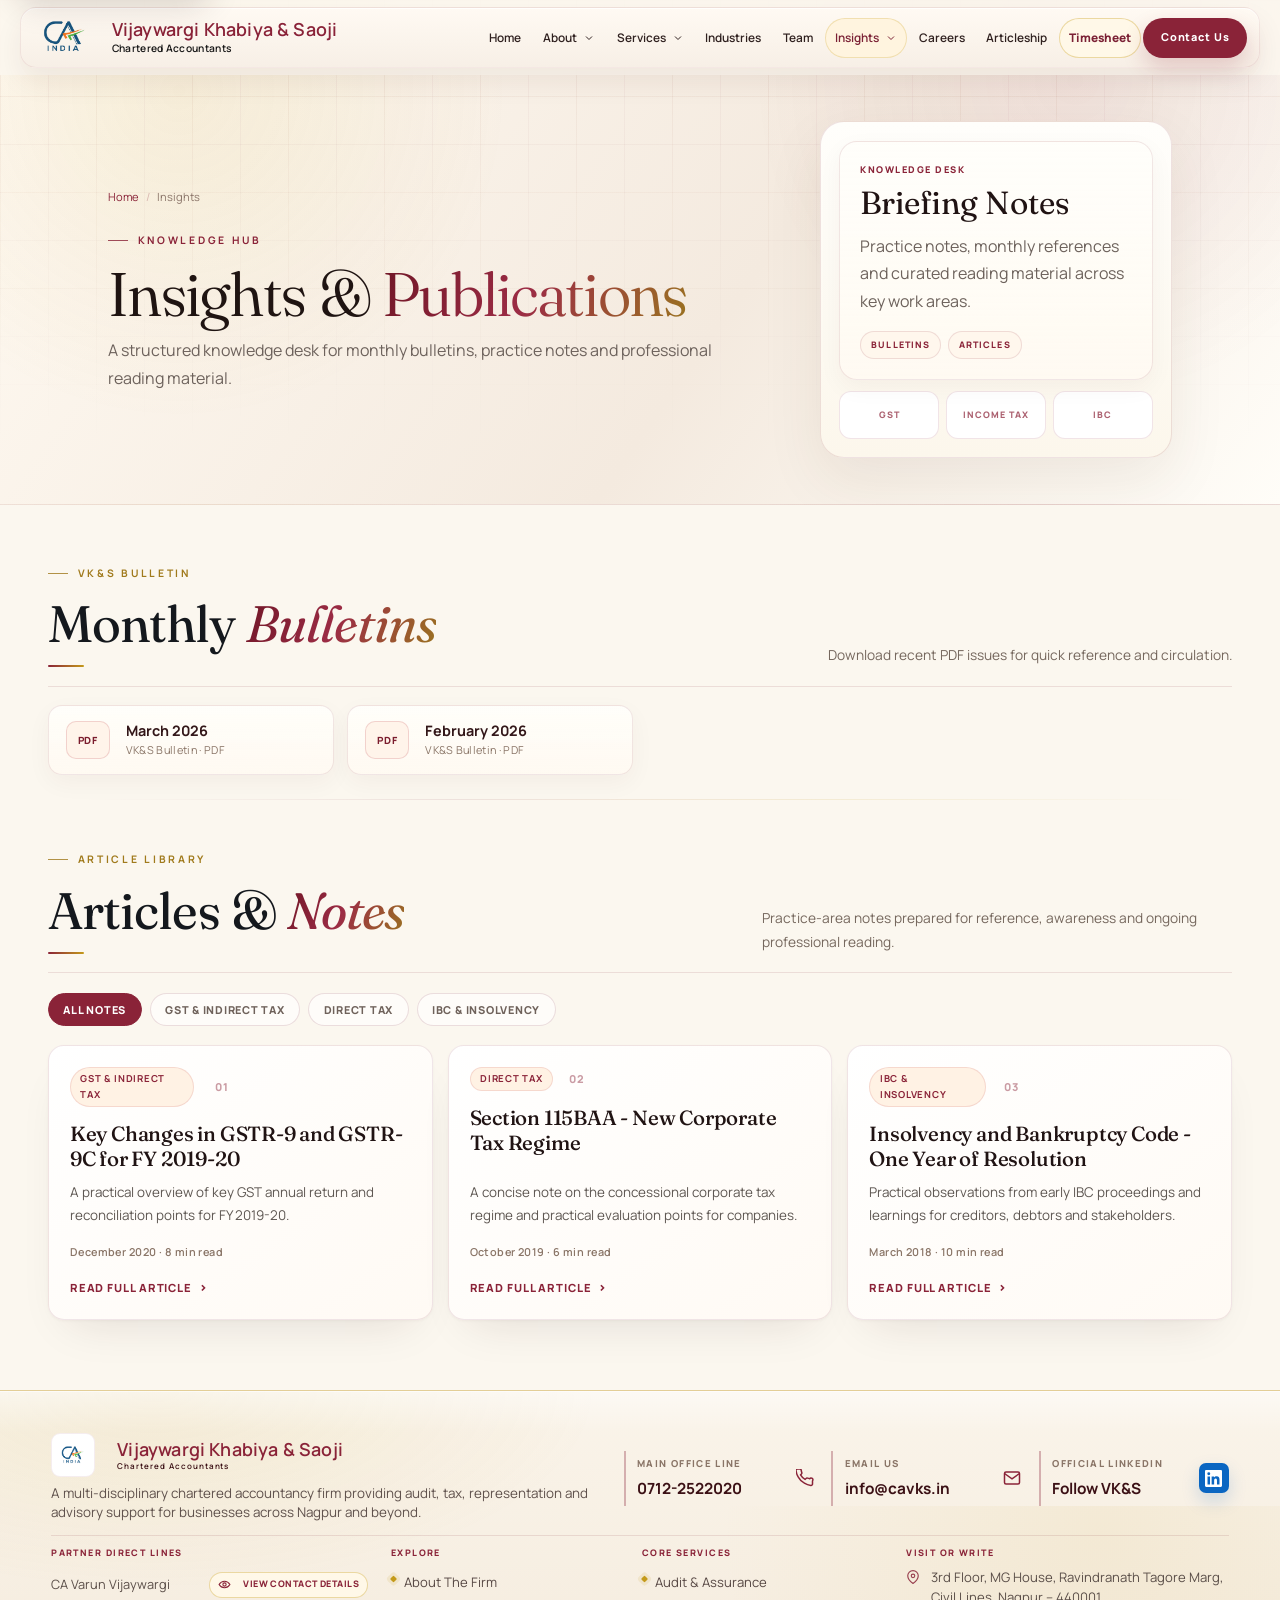
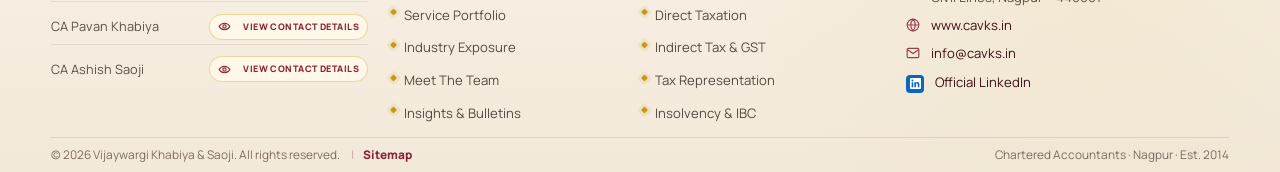
<file: publications.html>
﻿<!DOCTYPE html>
<html lang="en">
<head>
<meta charset="UTF-8"/>
<meta name="viewport" content="width=device-width,initial-scale=1.0"/>
<title>Insights &amp; Publications | Vijaywargi Khabiya &amp; Saoji</title>
<meta name="description" content="VK&amp;S monthly bulletins, technical articles and regulatory updates across audit, taxation, IBC and related areas."/>
<meta name="robots" content="index,follow,max-image-preview:large"/>
<meta property="og:title" content="Insights &amp; Publications | Vijaywargi Khabiya &amp; Saoji"/>
<meta property="og:description" content="VK&amp;S monthly bulletins, technical articles and regulatory updates across audit, taxation, IBC and related areas."/>
<meta property="og:type" content="website"/>
<meta property="og:url" content="https://www.cavks.in/publications.html"/>
<meta property="og:image" content="https://www.cavks.in/images/logo.jpg"/>
<meta name="twitter:card" content="summary"/>
<meta name="twitter:title" content="Insights &amp; Publications | Vijaywargi Khabiya &amp; Saoji"/>
<meta name="twitter:description" content="VK&amp;S monthly bulletins, technical articles and regulatory updates across audit, taxation, IBC and related areas."/>
<meta name="twitter:image" content="https://www.cavks.in/images/logo.jpg"/>
<link rel="canonical" href="https://www.cavks.in/publications.html"/>
<link rel="icon" type="image/jpeg" href="images/logo.jpg"/>
<link rel="apple-touch-icon" href="images/logo.jpg"/>
<link rel="manifest" href="site.webmanifest"/>
<meta name="theme-color" content="#7b1d2e"/>
<link rel="preconnect" href="https://fonts.googleapis.com"/>
<link rel="preconnect" href="https://fonts.gstatic.com" crossorigin/>
<link rel="stylesheet" href="https://fonts.googleapis.com/css2?family=Fraunces:ital,opsz,wght@0,9..144,300..700;1,9..144,300..700&family=Manrope:wght@200..800&display=swap"/>
<link rel="stylesheet" href="style.css"/>
<style>
/* Insights layout */
body{background:#fbf7ef}
.insights-ph{padding:calc(var(--nav-h) + 2.55rem) 0 2.75rem;background:linear-gradient(120deg,#fffaf2 0%,#f5ede2 58%,#fffdf7 100%);border-bottom:1px solid rgba(123,33,53,.1)}
.insights-ph::before{background-image:linear-gradient(rgba(123,33,53,.03) 1px,transparent 1px),linear-gradient(90deg,rgba(123,33,53,.03) 1px,transparent 1px);background-size:48px 48px;opacity:.55}
.insights-ph::after{content:'';position:absolute;right:-4rem;bottom:-5rem;width:22rem;height:22rem;border-radius:50%;background:radial-gradient(circle,rgba(176,28,46,.07),transparent 64%);pointer-events:none}
.insights-hero-inner{display:grid;grid-template-columns:minmax(0,680px) minmax(280px,1fr);gap:2rem;align-items:center}
.insights-hero-copy{position:relative;z-index:2}
.insights-hero-art{position:relative;z-index:1;max-width:390px;width:100%;margin-left:auto;overflow:hidden;border:1px solid rgba(138,35,56,.12);border-radius:24px;background:linear-gradient(145deg,rgba(255,255,255,.78),rgba(255,246,235,.68));box-shadow:0 22px 58px rgba(80,51,26,.08);padding:1.15rem}
.insights-art-card{position:relative;background:#fff;border:1px solid rgba(138,35,56,.12);border-radius:18px;padding:1.25rem;overflow:hidden}
.insights-art-card::before{content:'';position:absolute;right:-1.8rem;top:-1.8rem;width:6.4rem;height:6.4rem;border-radius:50%;background:rgba(176,28,46,.06)}
.insights-art-kicker{font-size:.58rem;font-weight:800;letter-spacing:.16em;text-transform:uppercase;color:#8a2338;margin-bottom:.65rem}
.insights-art-title{font-family:'Fraunces',serif;font-size:2rem;line-height:1;color:#201313;margin-bottom:.35rem}
.insights-art-lead{font-size:.76rem;line-height:1.65;color:#786b62;margin:0 0 1rem;max-width:275px}
.insights-art-bottom{display:flex;flex-wrap:wrap;gap:.45rem}
.insights-art-chip{border:1px solid rgba(138,35,56,.13);border-radius:999px;background:#fff7ed;padding:.34rem .62rem;font-size:.56rem;font-weight:800;letter-spacing:.12em;text-transform:uppercase;color:#8a2338}
.insights-art-shelf{display:grid;grid-template-columns:1fr 1fr 1fr;gap:.45rem;margin-top:.7rem}
.insights-art-book{min-height:48px;border:1px solid rgba(138,35,56,.12);border-radius:12px;background:#fff;color:rgba(138,35,56,.72);display:flex;align-items:center;justify-content:center;font-size:.56rem;font-weight:800;letter-spacing:.12em;text-transform:uppercase;line-height:1.1;text-align:center}
.insights-ph h1,.insights-ph p{color:var(--ink)}
.insights-ph h1{max-width:760px}
.insights-ph h1 em{color:var(--red);font-style:normal}
.insights-ph .eyebrow{color:var(--red)}
.insights-ph .eyebrow::before{background:rgba(176,28,46,.45)}
#monthly-bulletins{padding:50px 0 24px!important;background:#fbf7ef!important}
#articles-alerts{padding:42px 0 70px!important;background:#fbf7ef}
.insights-section-head{display:flex;align-items:flex-end;justify-content:space-between;gap:2rem;padding-bottom:1.15rem;border-bottom:1px solid rgba(123,33,53,.12)}
.insights-section-head h2{font-size:clamp(2.25rem,4vw,3.6rem)}
.insights-section-head p{max-width:470px;margin:0;color:#75675d;font-size:.86rem;line-height:1.75}
.insights-section-head .rule{margin-bottom:0}

/* Bulletins */
.bull-grid{display:grid;grid-template-columns:repeat(auto-fill,minmax(260px,1fr));gap:.85rem;margin-top:1.15rem}
.bull-card{display:flex;align-items:center;gap:1rem;background:rgba(255,255,255,.72);border:1px solid rgba(123,33,53,.12);border-radius:14px;padding:.95rem 1.05rem;transition:all var(--tf);text-decoration:none;color:var(--ink);box-shadow:0 10px 28px rgba(80,51,26,.045)}
.bull-card:hover{border-color:rgba(176,28,46,.28);box-shadow:0 16px 42px rgba(80,51,26,.08);transform:translateY(-2px)}
.bull-icon{width:44px;height:38px;border-radius:10px;background:#fff4ea;display:flex;align-items:center;justify-content:center;flex-shrink:0;font-size:.62rem;font-weight:800;letter-spacing:.08em;color:var(--red);border:1px solid rgba(176,28,46,.16)}
.bull-name{font-size:.9rem;font-weight:700;color:#331719;line-height:1.25}
.bull-sub{font-size:.68rem;color:#8a7567;margin-top:.08rem;letter-spacing:.03em}
.bull-empty{font-size:.85rem;color:var(--ink4);padding:1.2rem;background:rgba(255,255,255,.62);border-radius:14px;border:1px dashed rgba(123,33,53,.18)}

/* Filters and cards */
.pub-filters{display:flex;flex-wrap:wrap;gap:.5rem;margin:1.25rem 0 1.2rem}
.pub-filter-btn{font-size:.68rem;font-weight:800;letter-spacing:.07em;text-transform:uppercase;padding:.48rem .9rem;border-radius:999px;border:1px solid rgba(123,33,53,.14);background:rgba(255,255,255,.62);color:#6f625b;cursor:pointer;transition:all var(--tf)}
.pub-filter-btn:hover{border-color:rgba(176,28,46,.34);color:var(--red);background:#fff}
.pub-filter-btn.active{background:#8a2338;color:var(--white);border-color:#8a2338}
.pub-grid{gap:.95rem!important;margin-top:0!important}
.pub-card.hidden{display:none}
.pub-card{appearance:none;text-align:left;width:100%;font:inherit;color:inherit;cursor:pointer;background:linear-gradient(145deg,#fff 0%,#fffaf4 100%)!important;border:1px solid rgba(123,33,53,.11)!important;border-radius:16px!important;padding:1.3rem!important;min-height:248px;box-shadow:0 12px 34px rgba(80,51,26,.045);transition:all var(--t)!important}
.pub-card::after{height:3px!important;background:#8a2338!important}
.pub-card:hover{box-shadow:0 20px 54px rgba(80,51,26,.09)!important;transform:translateY(-4px)}
.pub-card:focus-visible{outline:3px solid rgba(176,28,46,.2);outline-offset:4px}
.pub-topline{display:flex;align-items:center;justify-content:space-between;gap:1rem;margin-bottom:.9rem}
.pub-tag{margin:0!important;background:#fff2e4!important;color:#8a2338!important;border:1px solid rgba(176,28,46,.12);max-width:78%;white-space:normal}
.pub-index{font-size:.68rem;font-weight:800;color:rgba(138,35,56,.45);letter-spacing:.08em}
.pub-title{font-size:1.28rem!important;line-height:1.22!important;margin-bottom:.62rem!important;color:#201313!important}
.pub-excerpt{font-size:.84rem!important;line-height:1.72!important;color:#5e5752!important;margin-bottom:1rem!important}
.pub-meta{font-size:.68rem!important;color:#8a7567!important}
.pub-read{display:inline-flex;align-items:center;gap:.42rem;margin-top:1rem;font-size:.7rem;font-weight:800;letter-spacing:.08em;text-transform:uppercase;color:#8a2338}
.pub-read::after{content:'>';font-size:.82rem;transition:transform var(--tf)}
.pub-card:hover .pub-read::after{transform:translateX(3px)}
.pub-no-results{display:none;text-align:center;padding:2.5rem;color:var(--ink4);font-size:.9rem;grid-column:1/-1}
.pub-no-results.show{display:block}

/* Article reader */
.article-reader-section{padding:0 0 74px;background:#fbf7ef}
.article-reader-card{max-width:900px;margin:0 auto;background:#fff;border:1px solid rgba(123,33,53,.12);box-shadow:0 24px 70px rgba(80,51,26,.09);padding:2.35rem;border-radius:18px}
.article-back{appearance:none;border:0;background:#fff6ed;color:#8a2338;font:inherit;font-size:.68rem;font-weight:800;letter-spacing:.08em;text-transform:uppercase;cursor:pointer;margin-bottom:1.45rem;padding:.55rem .8rem;border-radius:999px}
.article-back:hover{background:#fdebd9}
.article-kicker{font-size:.68rem;font-weight:800;letter-spacing:.16em;text-transform:uppercase;color:#8a2338;margin-bottom:.65rem}
.article-title{font-size:clamp(2rem,4vw,3.2rem);font-weight:500;margin-bottom:.8rem}
.article-meta{font-size:.78rem;font-weight:700;color:#8a7567;letter-spacing:.04em;margin-bottom:1.55rem}
.article-body{border-top:1px solid rgba(123,33,53,.12);padding-top:1.45rem}
.article-body h3{font-size:1.42rem;font-weight:600;margin:1.6rem 0 .65rem}
.article-body p{font-size:.98rem;line-height:1.9;color:var(--ink3);margin-bottom:1rem}
.article-body ul{display:grid;gap:.58rem;margin:0 0 1.1rem;padding:0;list-style:none}
.article-body li{position:relative;padding-left:1.25rem;color:var(--ink3);font-size:.94rem;line-height:1.75}
.article-body li::before{content:'';position:absolute;left:0;top:.72rem;width:6px;height:6px;border-radius:50%;background:#8a2338}
.article-note{margin-top:1.45rem;padding:1rem 1.1rem;border-left:3px solid #8a2338;background:#fff8f3;color:#7c6d64;font-size:.82rem;line-height:1.7}
@media (max-width:760px){
  .insights-hero-inner{display:block}
  .insights-hero-art{display:none}
  .insights-section-head{display:block}
  #monthly-bulletins{padding-top:38px!important}
  #articles-alerts{padding-top:34px!important}
  .article-reader-card{padding:1.4rem;border-radius:16px}
}
</style>
<script type="application/ld+json">
{
  "@context": "https://schema.org",
  "@type": "CollectionPage",
  "name": "Insights &amp; Publications | Vijaywargi Khabiya &amp; Saoji",
  "description": "VK&amp;S monthly bulletins, technical articles and regulatory updates across audit, taxation, IBC and related areas.",
  "url": "https://www.cavks.in/publications.html",
  "publisher": {
    "@type": "AccountingService",
    "name": "Vijaywargi Khabiya & Saoji",
    "url": "https://www.cavks.in/",
    "logo": "https://www.cavks.in/images/logo.jpg",
    "address": {
      "@type": "PostalAddress",
      "streetAddress": "3rd Floor, MG House, Ravindranath Tagore Marg, Civil Lines",
      "addressLocality": "Nagpur",
      "addressRegion": "Maharashtra",
      "postalCode": "440001",
      "addressCountry": "IN"
    },
    "telephone": "+91-712-2522020",
    "email": "info@cavks.in"
  }
}
</script>
<script type="application/ld+json">
{
  "@context": "https://schema.org",
  "@type": "BreadcrumbList",
  "itemListElement": [
    {
      "@type": "ListItem",
      "position": 1,
      "name": "Home",
      "item": "https://www.cavks.in/"
    },
    {
      "@type": "ListItem",
      "position": 2,
      "name": "Insights &amp; Publications",
      "item": "https://www.cavks.in/publications.html"
    }
  ]
}
</script>
</head>
<body>
<a class="skip-link" href="#main-content">Skip to main content</a>

<!-- NAV -->
<nav class="nav">
  <div class="container nav-inner">
    <a href="index.html" class="logo">
  <img height="1330" width="1703" decoding="async" src="images/logo.jpg" alt="VK&amp;S CA" class="logo-img" loading="eager"/>
  <div class="logo-text">
    <span class="logo-firm">Vijaywargi Khabiya &amp; Saoji</span>        <span class="logo-tag">Chartered Accountants</span>
  </div>
    </a>
    <ul class="nav-links">
      <li class="nav-item"><a href="index.html">Home</a></li>
      <li class="nav-item has-dropdown">
        <button class="nav-drop-toggle" aria-expanded="false">About <svg viewBox="0 0 24 24" fill="none" stroke="currentColor" stroke-width="2"><path d="M6 9l6 6 6-6"/></svg></button>
        <div class="nav-dropdown">
          <a href="about.html#overview"><span>Firm Overview</span><small>Our story, multi-city presence and firm philosophy.</small></a>
          <a href="about.html#firm-vision"><span>Vision</span><small>Inclusive growth, compliance culture and expanding reach.</small></a>
          <a href="about.html#firm-strengths"><span>Strengths</span><small>Professionalism, quality deliverables and practical advisory.</small></a>
          <a href="about.html#firm-profile"><span>Firm Profile</span><small>Practice approach, reach and core professional strengths.</small></a>
        </div>
      </li>
      <li class="nav-item has-dropdown">
        <button class="nav-drop-toggle" aria-expanded="false">Services <svg viewBox="0 0 24 24" fill="none" stroke="currentColor" stroke-width="2"><path d="M6 9l6 6 6-6"/></svg></button>
        <div class="nav-dropdown">
          <a href="services.html#audit"><span>Audit &amp; Assurance</span><small>Statutory, internal, tax and concurrent audit support.</small></a>
          <a href="services.html#direct-tax"><span>Direct Taxation</span><small>Tax planning, assessments and litigation representation.</small></a>
          <a href="services.html#indirect-tax"><span>Indirect Tax &amp; GST</span><small>GST advisory, compliance, refunds and disputes.</small></a>
          <a href="services.html#legal"><span>Tax Representation</span><small>Tax notices, appeals and case-file support.</small></a>
          <a href="services.html#insolvency"><span>Insolvency &amp; IBC</span><small>CIRP, NCLT matters and restructuring support.</small></a>
          <a href="services.html"><span>See All Services In Detail</span></a>
        </div>
      </li>
      <li class="nav-item"><a href="industries.html">Industries</a></li>
      <li class="nav-item"><a href="partners.html">Team</a></li>
      <li class="nav-item has-dropdown">
        <button class="nav-drop-toggle active" aria-expanded="false">Insights <svg viewBox="0 0 24 24" fill="none" stroke="currentColor" stroke-width="2"><path d="M6 9l6 6 6-6"/></svg></button>
        <div class="nav-dropdown">
      <a href="publications.html#monthly-bulletins"><span>Monthly Bulletins</span><small>Monthly VK&amp;S bulletin issues in one place.</small></a>
      <a href="publications.html#articles-alerts"><span>Articles &amp; Alerts</span><small>Insights, technical articles and regulatory updates.</small></a>
        </div>
      </li>
      <li class="nav-item"><a href="careers.html">Careers</a></li>
      <li class="nav-item"><a href="articleship.html">Articleship</a></li>
      <li class="nav-item"><a href="https://abhi-codex48.github.io/vks-nagpur/vks-timesheet.html" class="nav-timesheet-btn" data-timesheet-link>Timesheet</a></li>
      <li class="nav-item"><a href="contact.html" class="nav-cta-btn">Contact Us</a></li>
    </ul>
    <button class="ham" aria-label="Menu"><span></span><span></span><span></span></button>
  </div>
</nav>
<div class="drawer">
  <a href="index.html">Home</a>
  <div class="drawer-group">
    <button class="drawer-toggle" aria-expanded="false">About <svg viewBox="0 0 24 24" fill="none" stroke="currentColor" stroke-width="2"><path d="M6 9l6 6 6-6"/></svg></button>
    <div class="drawer-panel"><div class="drawer-panel-inner">
      <a href="about.html#overview">Firm Overview</a>
      <a href="about.html#firm-vision">Vision</a>
      <a href="about.html#firm-strengths">Strengths</a>
      <a href="about.html#firm-profile">Firm Profile</a>
    </div></div>
  </div>
  <div class="drawer-group">
    <button class="drawer-toggle" aria-expanded="false">Services <svg viewBox="0 0 24 24" fill="none" stroke="currentColor" stroke-width="2"><path d="M6 9l6 6 6-6"/></svg></button>
    <div class="drawer-panel"><div class="drawer-panel-inner">
      <a href="services.html#audit">Audit &amp; Assurance</a>
      <a href="services.html#direct-tax">Direct Taxation</a>
      <a href="services.html#indirect-tax">Indirect Tax &amp; GST</a>
      <a href="services.html#legal">Tax Representation</a>
      <a href="services.html#insolvency">Insolvency &amp; IBC</a>
      <a href="services.html">See All Services In Detail</a>
    </div></div>
  </div>
  <a href="industries.html">Industries</a>
  <a href="partners.html">Team</a>
  <div class="drawer-group">
    <button class="drawer-toggle" aria-expanded="false">Insights <svg viewBox="0 0 24 24" fill="none" stroke="currentColor" stroke-width="2"><path d="M6 9l6 6 6-6"/></svg></button>
    <div class="drawer-panel"><div class="drawer-panel-inner">
    <a href="publications.html#monthly-bulletins">Monthly Bulletins</a>
    <a href="publications.html#articles-alerts">Articles &amp; Alerts</a>
    </div></div>
  </div>
  <a href="careers.html">Careers</a>
  <a href="articleship.html">Articleship</a>
  <a href="https://abhi-codex48.github.io/vks-nagpur/vks-timesheet.html" data-timesheet-link>Timesheet</a>
  <a href="contact.html">Contact</a>
</div>
<!-- PAGE HEADER -->
<div class="ph insights-ph" id="main-content">
  <div class="container ph-inner insights-hero-inner">
    <div class="insights-hero-copy">
      <div class="breadcrumb"><a href="index.html">Home</a><span>/</span>Insights</div>
      <span class="eyebrow">Knowledge Hub</span>
      <h1>Insights &amp; <em>Publications</em></h1>
      <p style="max-width:min(560px,100%);margin-top:.75rem">A structured knowledge desk for monthly bulletins, practice notes and professional reading material.</p>
    </div>
    <div class="insights-hero-art" aria-hidden="true">
      <div class="insights-art-card">
        <div class="insights-art-kicker">Knowledge Desk</div>
        <div class="insights-art-title">Briefing Notes</div>
        <p class="insights-art-lead">Practice notes, monthly references and curated reading material across key work areas.</p>
        <div class="insights-art-bottom">
          <div class="insights-art-chip">Bulletins</div>
          <div class="insights-art-chip">Articles</div>
        </div>
      </div>
      <div class="insights-art-shelf">
        <div class="insights-art-book">GST</div>
        <div class="insights-art-book">Income Tax</div>
        <div class="insights-art-book">IBC</div>
      </div>
    </div>
  </div>
</div>

<!-- MONTHLY BULLETINS -->
<section class="pad" id="monthly-bulletins" style="background:var(--surf)">
  <div class="container">
    <div class="insights-section-head rv">
      <div>
        <span class="eyebrow">VK&amp;S Bulletin</span>
        <h2>Monthly <em style="color:var(--red)">Bulletins</em></h2>
        <div class="rule"></div>
      </div>
      <p>Download recent PDF issues for quick reference and circulation.</p>
    </div>
    <div class="bull-grid rv rv-d1" id="bull-grid">
      <!-- filled by JS from bulletins-manifest.json -->
    </div>
  </div>
</section>

<!-- PUBLICATIONS -->
<section class="pad" id="articles-alerts">
  <div class="container">
    <div class="insights-section-head rv">
      <div>
        <span class="eyebrow">Article Library</span>
        <h2>Articles &amp; <em style="color:var(--red)">Notes</em></h2>
        <div class="rule"></div>
      </div>
      <p>Practice-area notes prepared for reference, awareness and ongoing professional reading.</p>
    </div>

    <!-- FILTER BUTTONS - rendered by JS from tags in publications.json -->
    <div class="pub-filters rv" id="pub-filters">
      <button class="pub-filter-btn active" data-tag="all">All Notes</button>
      <!-- other tags injected by JS -->
    </div>

    <!-- CARDS GRID - rendered by JS from publications.json -->
    <div class="pub-grid" id="pub-grid">
      <!-- filled by JS -->
    </div>
    <div class="pub-no-results" id="pub-no-results">No publications found for this category.</div>
  </div>
</section>

<!-- ARTICLE READER -->
<section class="article-reader-section" id="article-reader" hidden>
  <div class="container">
    <article class="article-reader-card">
      <button type="button" class="article-back" id="article-back">&larr; Back to library</button>
      <div id="article-reader-content"></div>
    </article>
  </div>
</section>

<!-- FOOTER -->
<footer class="footer">
  <div class="container">
    <div class="footer-shell">
      <div class="footer-spotlight">
        <div class="footer-brand-card rv">
          <div class="footer-brand">
            <a href="index.html" class="logo" style="display:inline-flex">
              <img height="1330" width="1703" decoding="async" src="images/logo.jpg" alt="VK&amp;S" style="object-fit:contain;flex-shrink:0"/>
              <div class="logo-text" style="margin-left:.6rem">
                <span class="logo-firm">Vijaywargi Khabiya &amp; Saoji</span>        <span class="logo-tag">Chartered Accountants</span>
              </div>
            </a>
          </div>
          <p class="ft-desc">A multi-disciplinary chartered accountancy firm providing audit, tax, representation and advisory support for businesses across Nagpur and beyond.</p>
        </div>
        <div class="footer-contact-card rv rv-d1">
          <h5>Office Contact</h5>
          <div class="footer-action">
            <div class="footer-action-copy">
              <span>Main Office Line</span>
              <a href="tel:07122522020">0712-2522020</a>
            </div>
            <svg viewBox="0 0 24 24" fill="none" stroke="currentColor" stroke-width="2"><path d="M22 16.92v3a2 2 0 01-2.18 2 19.79 19.79 0 01-8.63-3.07A19.5 19.5 0 013.07 10.8a19.79 19.79 0 01-3.07-8.68A2 2 0 012 0h3a2 2 0 012 1.72 12.84 12.84 0 00.7 2.81 2 2 0 01-.45 2.11L6.09 7.91a16 16 0 006 6l1.27-1.27a2 2 0 012.11-.45 12.84 12.84 0 002.81.7A2 2 0 0122 16z"/></svg>
          </div>
          <div class="footer-action">
            <div class="footer-action-copy">
              <span>Email Us</span>
              <a href="mailto:info@cavks.in">info@cavks.in</a>
            </div>
            <svg viewBox="0 0 24 24" fill="none" stroke="currentColor" stroke-width="2"><path d="M4 4h16c1.1 0 2 .9 2 2v12c0 1.1-.9 2-2 2H4c-1.1 0-2-.9-2-2V6c0-1.1.9-2 2-2z"/><polyline points="22,6 12,13 2,6"/></svg>
          </div>
          <div class="footer-action footer-linkedin-action">
            <div class="footer-action-copy">
              <span>Official LinkedIn</span>
              <a href="https://www.linkedin.com/company/vijaywargi-khabiya-saoji-chartered-accountants/about/" target="_blank" rel="noopener">Follow VK&amp;S</a>
            </div>
            <span class="footer-linkedin-icon" aria-hidden="true"><svg viewBox="0 0 24 24"><path fill="currentColor" d="M20.45 20.45h-3.55v-5.57c0-1.33-.03-3.04-1.85-3.04-1.85 0-2.14 1.45-2.14 2.94v5.67H9.36V9h3.41v1.56h.05c.47-.9 1.64-1.85 3.37-1.85 3.6 0 4.27 2.37 4.27 5.46v6.28zM5.34 7.43a2.06 2.06 0 110-4.12 2.06 2.06 0 010 4.12zM7.12 20.45H3.56V9h3.56v11.45zM22.23 0H1.77C.79 0 0 .77 0 1.72v20.56C0 23.23.79 24 1.77 24h20.46c.98 0 1.77-.77 1.77-1.72V1.72C24 .77 23.21 0 22.23 0z"/></svg></span>
          </div>
          <p class="ft-note">3rd Floor, MG House, Ravindranath Tagore Marg, Civil Lines, Nagpur &ndash; 440001</p>
        </div>
      </div>
      <div class="footer-top">
        <div class="ft-col rv">
          <h5>Partner Direct Lines</h5>
          <div class="ft-partners">
            <div class="ft-p-item"><span class="ft-p-name">CA Varun Vijaywargi</span><a href="tel:+919168175444" class="ft-p-num">+91 91681 75444</a></div>
            <div class="ft-p-item"><span class="ft-p-name">CA Pavan Khabiya</span><a href="tel:+919168165444" class="ft-p-num">+91 91681 65444</a></div>
            <div class="ft-p-item"><span class="ft-p-name">CA Ashish Saoji</span><a href="tel:+919325091651" class="ft-p-num">+91 93250 91651</a></div>
          </div>
        </div>
        <div class="ft-col rv rv-d1">
          <h5>Explore</h5>
          <ul>
            <li><a href="about.html">About The Firm</a></li>
            <li><a href="services.html">Service Portfolio</a></li>
            <li><a href="industries.html">Industry Exposure</a></li>
            <li><a href="partners.html">Meet The Team</a></li>
            <li><a href="publications.html">Insights &amp; Bulletins</a></li>
          </ul>
        </div>
        <div class="ft-col rv rv-d2">
          <h5>Core Services</h5>
          <ul>
            <li><a href="services.html#audit">Audit &amp; Assurance</a></li>
            <li><a href="services.html#direct-tax">Direct Taxation</a></li>
            <li><a href="services.html#indirect-tax">Indirect Tax &amp; GST</a></li>
            <li><a href="services.html#legal">Tax Representation</a></li>
            <li><a href="services.html#insolvency">Insolvency &amp; IBC</a></li>
          </ul>
        </div>
        <div class="ft-col rv rv-d3">
          <h5>Visit Or Write</h5>
          <div class="ft-contact">
            <div class="ft-ci"><svg width="14" height="14" viewBox="0 0 24 24" fill="none" stroke="currentColor" stroke-width="2"><path d="M21 10c0 7-9 13-9 13s-9-6-9-13a9 9 0 0118 0z"/><circle cx="12" cy="10" r="3"/></svg><span>3rd Floor, MG House, Ravindranath Tagore Marg, Civil Lines, Nagpur &ndash; 440001</span></div>
            <div class="ft-ci"><svg width="14" height="14" viewBox="0 0 24 24" fill="none" stroke="currentColor" stroke-width="2"><circle cx="12" cy="12" r="10"/><path d="M2 12h20M12 2a15.3 15.3 0 014 10 15.3 15.3 0 01-4 10 15.3 15.3 0 01-4-10 15.3 15.3 0 014-10z"/></svg><span><a href="https://www.cavks.in" target="_blank" rel="noopener">www.cavks.in</a></span></div>
            <div class="ft-ci"><svg width="14" height="14" viewBox="0 0 24 24" fill="none" stroke="currentColor" stroke-width="2"><path d="M4 4h16c1.1 0 2 .9 2 2v12c0 1.1-.9 2-2 2H4c-1.1 0-2-.9-2-2V6c0-1.1.9-2 2-2z"/><polyline points="22,6 12,13 2,6"/></svg><span><a href="mailto:info@cavks.in">info@cavks.in</a></span></div>
            <div class="ft-ci"><span class="footer-linkedin-icon" aria-hidden="true"><svg viewBox="0 0 24 24"><path fill="currentColor" d="M20.45 20.45h-3.55v-5.57c0-1.33-.03-3.04-1.85-3.04-1.85 0-2.14 1.45-2.14 2.94v5.67H9.36V9h3.41v1.56h.05c.47-.9 1.64-1.85 3.37-1.85 3.6 0 4.27 2.37 4.27 5.46v6.28zM5.34 7.43a2.06 2.06 0 110-4.12 2.06 2.06 0 010 4.12zM7.12 20.45H3.56V9h3.56v11.45zM22.23 0H1.77C.79 0 0 .77 0 1.72v20.56C0 23.23.79 24 1.77 24h20.46c.98 0 1.77-.77 1.77-1.72V1.72C24 .77 23.21 0 22.23 0z"/></svg></span><span><a href="https://www.linkedin.com/company/vijaywargi-khabiya-saoji-chartered-accountants/about/" target="_blank" rel="noopener">Official LinkedIn</a></span></div>
          </div>
        </div>
      </div>
      <div class="footer-bottom">
        <p>&copy; 2026 Vijaywargi Khabiya &amp; Saoji. All rights reserved. <a href="sitemap.html" class="footer-sitemap-link">Sitemap</a></p>
        <p>Chartered Accountants &middot; Nagpur &middot; Est. 2014</p>
      </div>
    </div>
  </div>
</footer>

<button class="stt" aria-label="Back to top">
  <svg width="16" height="16" viewBox="0 0 24 24" fill="none" stroke="currentColor" stroke-width="2.5"><path d="M18 15l-6-6-6 6"/></svg>
</button>
<nav class="mob-nav">
  <div class="mob-nav-inner">
    <a href="index.html" class="mob-nav-item">
      <svg viewBox="0 0 24 24" fill="none" stroke="currentColor" stroke-width="2"><path d="M3 9l9-7 9 7v11a2 2 0 01-2 2H5a2 2 0 01-2-2z"/></svg>Home
    </a>
    <a href="services.html" class="mob-nav-item">
      <svg viewBox="0 0 24 24" fill="none" stroke="currentColor" stroke-width="2"><path d="M9 5H7a2 2 0 00-2 2v12a2 2 0 002 2h10a2 2 0 002-2V7a2 2 0 00-2-2h-2M9 5a2 2 0 002 2h2a2 2 0 002-2M9 5a2 2 0 012-2h2a2 2 0 012 2"/></svg>Services
    </a>
    <a href="partners.html" class="mob-nav-item">
      <svg viewBox="0 0 24 24" fill="none" stroke="currentColor" stroke-width="2"><path d="M17 21v-2a4 4 0 00-4-4H5a4 4 0 00-4 4v2"/><circle cx="9" cy="7" r="4"/><path d="M23 21v-2a4 4 0 00-3-3.87"/><path d="M16 3.13a4 4 0 010 7.75"/></svg>Team
    </a>
    <a href="careers.html" class="mob-nav-item">
      <svg viewBox="0 0 24 24" fill="none" stroke="currentColor" stroke-width="2"><rect x="2" y="7" width="20" height="14" rx="2"/><path d="M16 7V5a2 2 0 00-2-2h-4a2 2 0 00-2 2v2"/></svg>Careers
    </a>
    <a href="contact.html" class="mob-nav-item">
      <svg viewBox="0 0 24 24" fill="none" stroke="currentColor" stroke-width="2"><path d="M22 16.92v3a2 2 0 01-2.18 2 19.79 19.79 0 01-8.63-3.07A19.5 19.5 0 013.07 10.8a19.79 19.79 0 01-3.07-8.68A2 2 0 012 0h3a2 2 0 012 1.72c.128.96.341 1.903.637 2.822a2 2 0 01-.45 2.109L6.09 7.91a16 16 0 006 6l1.27-1.27a2 2 0 012.11-.45c.92.296 1.86.51 2.82.637A2 2 0 0122 16.92z"/></svg>Contact
    </a>
  </div>
</nav>
<script src="main.js"></script>
<script>
// -- Publications: load from publications.json, build filters, cards and reader --
let allPubs = [];
let activeTag = 'all';

const articleReader = document.getElementById('article-reader');
const articleContent = document.getElementById('article-reader-content');
const articleBack = document.getElementById('article-back');

/* Publications load from Firestore (editable via admin.html) when Firebase is
   configured; otherwise — or if Firestore is unreachable — they fall back to
   the publications.json file in this repo. */
function showPubs(data) {
  allPubs = data.map(normalizePublication);
  buildFilters(allPubs);
  renderCards(allPubs, 'all');
  openArticleFromHash(false);
}

function showPubsError() {
  document.getElementById('pub-grid').innerHTML =
    '<p style="color:var(--ink4);font-size:.88rem">Publications could not be loaded right now.</p>';
}

function loadPubsFromJson() {
  fetch('publications.json?v=' + Date.now())
    .then(r => r.json())
    .then(showPubs)
    .catch(showPubsError);
}

function parsePubDoc(doc) {
  const f = doc.fields || {};
  const str = k => (f[k] && f[k].stringValue) || '';
  const num = k => f[k] ? Number(f[k].integerValue ?? f[k].doubleValue ?? 0) : 0;
  const content = ((f.content && f.content.arrayValue && f.content.arrayValue.values) || []).map(v => {
    const m = (v.mapValue && v.mapValue.fields) || {};
    const block = { type: (m.type && m.type.stringValue) || 'paragraph' };
    if (block.type === 'list') {
      block.items = ((m.items && m.items.arrayValue && m.items.arrayValue.values) || []).map(i => i.stringValue || '');
    } else {
      block.text = (m.text && m.text.stringValue) || '';
    }
    return block;
  });
  return {
    slug: str('slug'),
    title: str('title'),
    tag: str('tag'),
    excerpt: str('excerpt'),
    date: str('date'),
    read: str('read'),
    author: str('author'),
    content: content,
    order: num('order')
  };
}

const pubFbConf = window.VKS_FIREBASE;
if (pubFbConf && pubFbConf.projectId) {
  fetch(`https://firestore.googleapis.com/v1/projects/${pubFbConf.projectId}/databases/(default)/documents/publications?pageSize=300&key=${pubFbConf.apiKey}`)
    .then(r => { if (!r.ok) throw new Error('firestore unavailable'); return r.json(); })
    .then(data => {
      const docs = (data.documents || []).map(parsePubDoc).sort((a, b) => (a.order || 0) - (b.order || 0));
      if (!docs.length) { loadPubsFromJson(); return; }
      showPubs(docs);
    })
    .catch(loadPubsFromJson);
} else {
  loadPubsFromJson();
}

function normalizePublication(pub) {
  return {
    ...pub,
    slug: pub.slug || slugify(pub.title || 'publication'),
    content: Array.isArray(pub.content) ? pub.content : []
  };
}

function slugify(text) {
  return String(text)
    .toLowerCase()
    .replace(/&/g, 'and')
    .replace(/[^a-z0-9]+/g, '-')
    .replace(/^-+|-+$/g, '');
}

function escapeHTML(value) {
  return String(value || '').replace(/[&<>"']/g, char => ({
    '&': '&amp;',
    '<': '&lt;',
    '>': '&gt;',
    '"': '&quot;',
    "'": '&#039;'
  }[char]));
}

function buildFilters(data) {
  const tags = ['all', ...new Set(data.map(p => p.tag))];
  const bar  = document.getElementById('pub-filters');
  bar.innerHTML = '';
  tags.forEach(tag => {
    const btn = document.createElement('button');
    btn.className = 'pub-filter-btn' + (tag === 'all' ? ' active' : '');
    btn.dataset.tag = tag;
    btn.textContent = tag === 'all' ? 'All Notes' : tag;
    btn.addEventListener('click', () => {
      document.querySelectorAll('.pub-filter-btn').forEach(b => b.classList.remove('active'));
      btn.classList.add('active');
      activeTag = tag;
      closeArticle(false);
      renderCards(allPubs, tag);
    });
    bar.appendChild(btn);
  });
}

function renderCards(data, tag) {
  const filtered = tag === 'all' ? data : data.filter(p => p.tag === tag);
  const grid     = document.getElementById('pub-grid');
  const noRes    = document.getElementById('pub-no-results');

  if (filtered.length === 0) {
    grid.innerHTML = '';
    noRes.classList.add('show');
    return;
  }
  noRes.classList.remove('show');

  const delays = ['', ' rv-d1', ' rv-d2'];
  grid.innerHTML = filtered.map((p, i) => `
    <button type="button" class="pub-card rv${delays[i % 3]}" data-article-slug="${escapeHTML(p.slug)}">
      <div class="pub-topline">
        <span class="pub-tag">${escapeHTML(p.tag)}</span>
        <span class="pub-index">${String(i + 1).padStart(2, '0')}</span>
      </div>
      <h3 class="pub-title">${escapeHTML(p.title)}</h3>
      <p class="pub-excerpt">${escapeHTML(p.excerpt)}</p>
      <div class="pub-meta">${escapeHTML(p.date)}${p.read ? ' &middot; ' + escapeHTML(p.read) : ''}</div>
      <span class="pub-read">Read full article</span>
    </button>`).join('');

  grid.querySelectorAll('[data-article-slug]').forEach(card => {
    card.addEventListener('click', () => openArticle(card.dataset.articleSlug, true));
  });

  // Re-trigger reveal animations on new cards.
  document.querySelectorAll('#pub-grid .rv').forEach(el => {
    el.classList.remove('vis');
    setTimeout(() => el.classList.add('vis'), 50);
  });
}

function renderArticleBody(sections) {
  if (!sections.length) {
    return '<p>The full note will be available here shortly.</p>';
  }

  return sections.map(section => {
    if (section.type === 'heading') {
      return `<h3>${escapeHTML(section.text)}</h3>`;
    }

    if (section.type === 'list' && Array.isArray(section.items)) {
      return `<ul>${section.items.map(item => `<li>${escapeHTML(item)}</li>`).join('')}</ul>`;
    }

    return `<p>${escapeHTML(section.text)}</p>`;
  }).join('');
}

function openArticle(slug, updateHash) {
  const pub = allPubs.find(item => item.slug === slug);
  if (!pub) return;

  articleContent.innerHTML = `
    <div class="article-kicker">${escapeHTML(pub.tag)}</div>
    <h2 class="article-title">${escapeHTML(pub.title)}</h2>
    <div class="article-meta">${escapeHTML(pub.date)}${pub.read ? ' &middot; ' + escapeHTML(pub.read) : ''}${pub.author ? ' &middot; ' + escapeHTML(pub.author) : ''}</div>
    <div class="article-body">${renderArticleBody(pub.content)}</div>
  `;
  articleReader.hidden = false;

  if (updateHash) {
    history.pushState(null, '', `#article-${pub.slug}`);
  }

  articleReader.scrollIntoView({ behavior: 'smooth', block: 'start' });
}

function closeArticle(updateHash = true) {
  articleReader.hidden = true;
  articleContent.innerHTML = '';

  if (updateHash && location.hash.startsWith('#article-')) {
    history.pushState(null, '', '#articles-alerts');
  }
}

function openArticleFromHash(shouldScroll = true) {
  if (!location.hash.startsWith('#article-')) return;
  openArticle(location.hash.replace('#article-', ''), shouldScroll);
}

articleBack.addEventListener('click', () => closeArticle(true));
window.addEventListener('hashchange', () => {
  if (location.hash.startsWith('#article-')) {
    openArticleFromHash(true);
  } else {
    closeArticle(false);
  }
});

// -- Bulletins: load from bulletins-manifest.json --
fetch('bulletins-manifest.json?v=' + Date.now())
  .then(r => r.json())
  .then(data => {
    const grid = document.getElementById('bull-grid');
    if (!data || data.length === 0) {
      grid.innerHTML = '<div class="bull-empty">Monthly bulletins will appear here when available.</div>';
      return;
    }
    grid.innerHTML = data.map((b, i) => `
      <a href="${b.path}" class="bull-card rv vis${['', ' rv-d1', ' rv-d2'][i % 3]}" target="_blank" rel="noopener">
        <div class="bull-icon">PDF</div>
        <div>
          <div class="bull-name">${b.display}</div>
          <div class="bull-sub">VK&amp;S Bulletin &middot; PDF</div>
        </div>
      </a>`).join('');
  })
  .catch(() => {
    document.getElementById('bull-grid').innerHTML =
      '<div class="bull-empty">Monthly bulletins will appear here when available.</div>';
  });
</script>
</body>
</html>
</file>
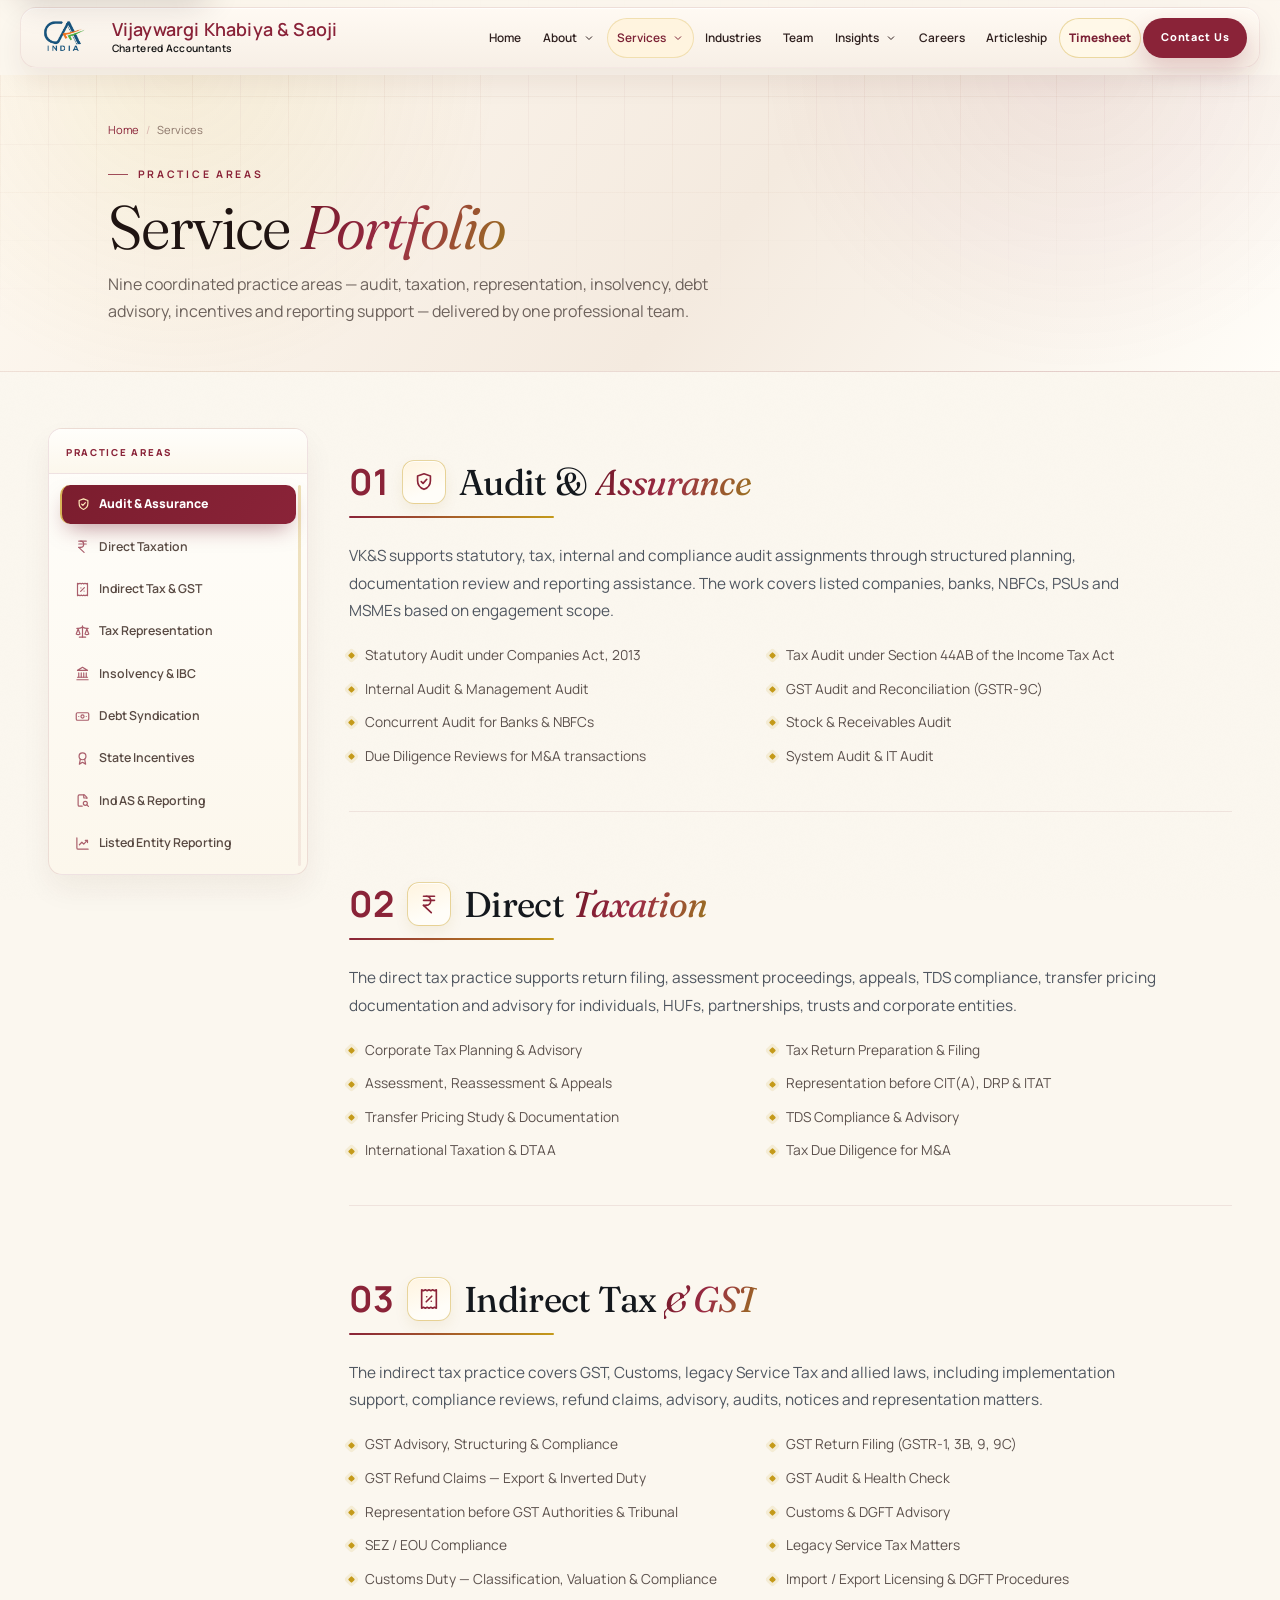
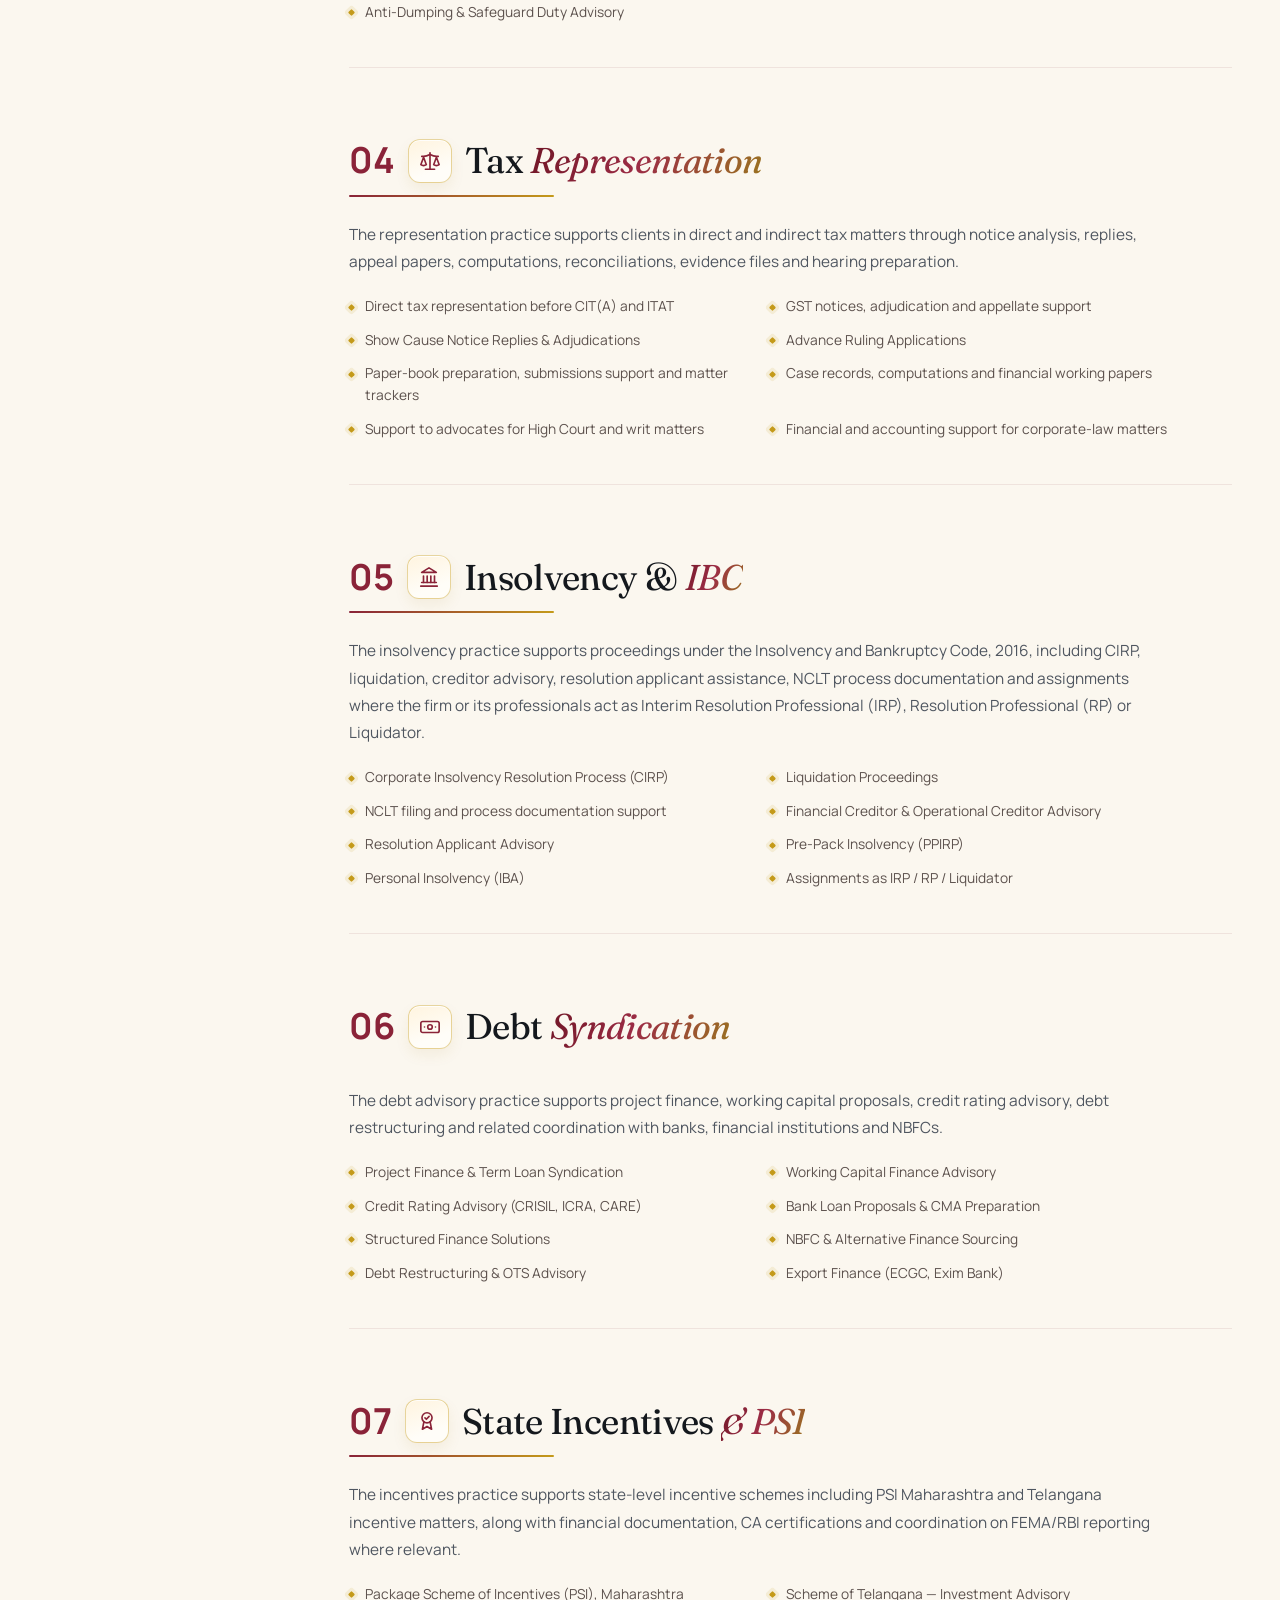
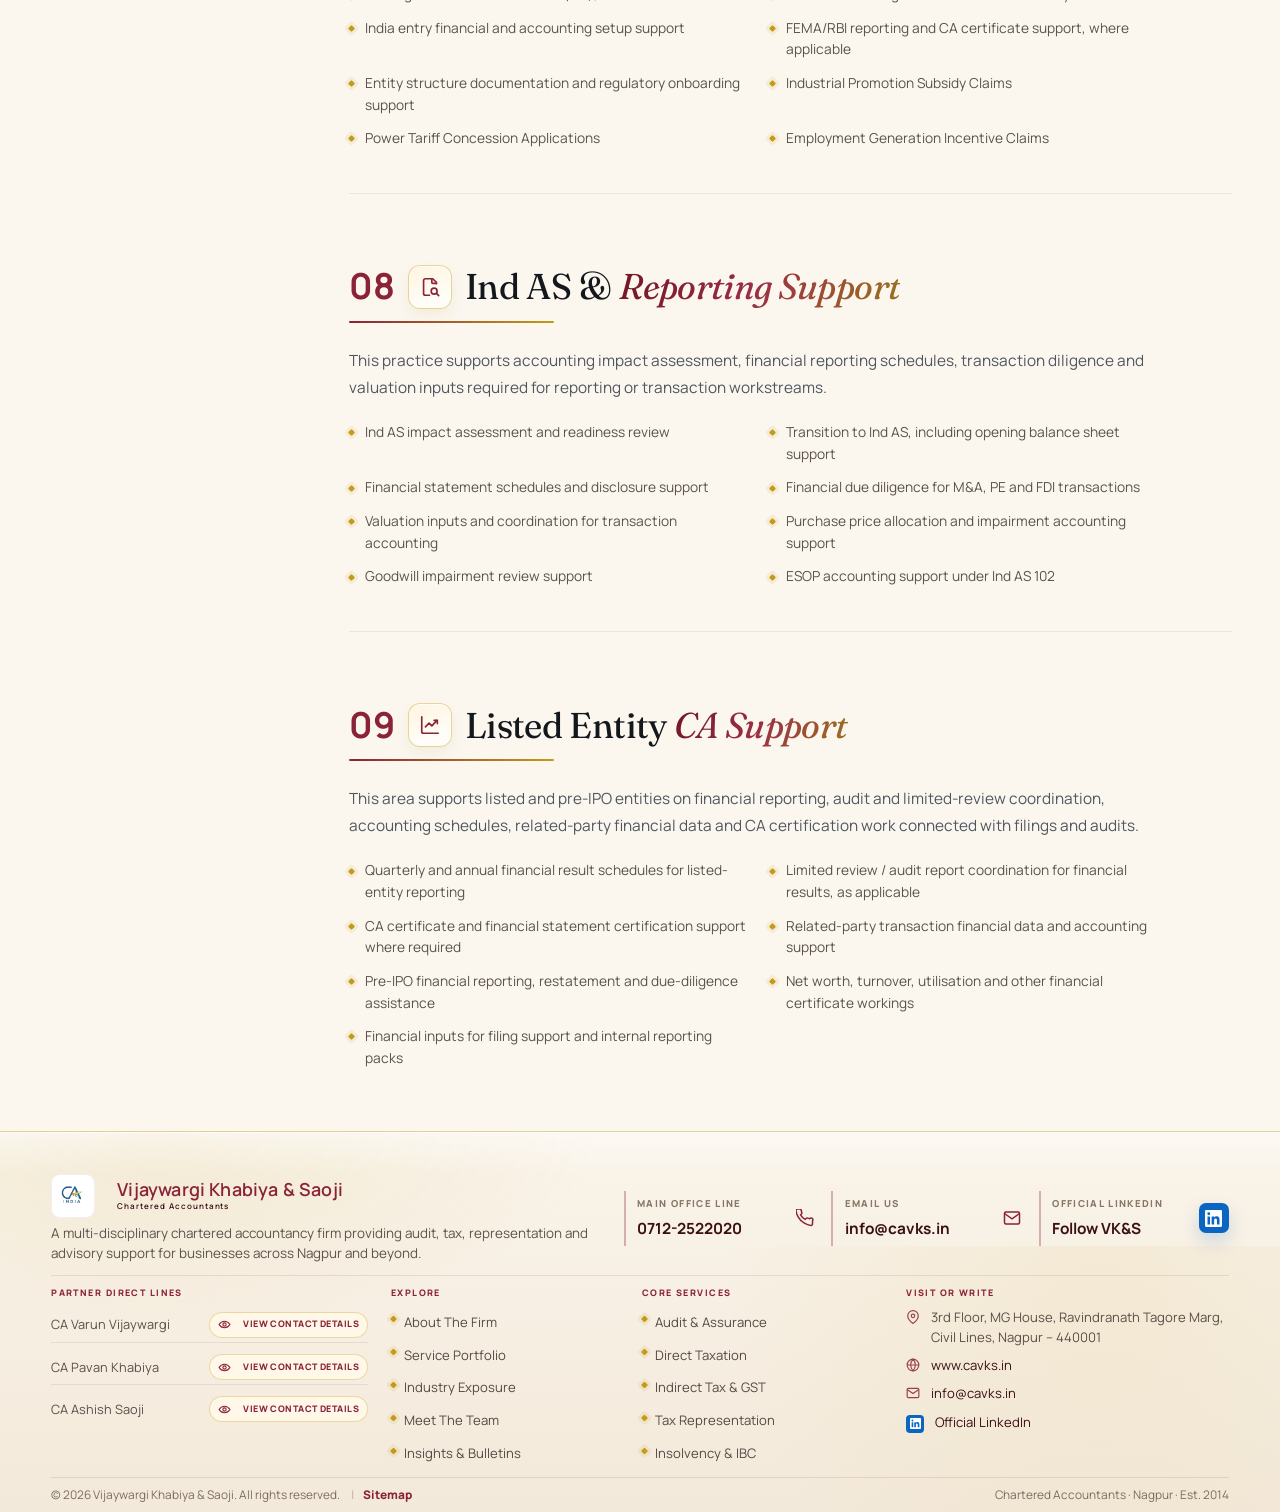
<file: services.html>
﻿<!DOCTYPE html>
<html lang="en">
<head>
<meta charset="UTF-8"/>
<meta name="viewport" content="width=device-width,initial-scale=1.0"/>
<title>Services | Vijaywargi Khabiya &amp; Saoji &mdash; Audit, Tax, Representation, IBC</title>
<meta name="description" content="Practice areas at VK&amp;S include audit, direct and indirect taxation, tax representation, IBC, debt advisory, state incentives, Ind AS and listed-entity financial reporting support."/>
<meta name="robots" content="index,follow,max-image-preview:large"/>
<meta property="og:description" content="Practice areas at VK&amp;S include audit, direct and indirect taxation, tax representation, IBC, debt advisory, state incentives, Ind AS and listed-entity financial reporting support."/>
<meta property="og:type" content="website"/>
<meta property="og:url" content="https://www.cavks.in/services.html"/>
<meta property="og:image" content="https://www.cavks.in/images/logo.jpg"/>
<meta name="twitter:card" content="summary"/>
<meta name="twitter:title" content="Services | Vijaywargi Khabiya &amp; Saoji &mdash; Audit, Tax, Representation, IBC"/>
<meta name="twitter:description" content="Practice areas at VK&amp;S include audit, direct and indirect taxation, tax representation, IBC, debt advisory, state incentives, Ind AS and listed-entity financial reporting support."/>
<meta name="twitter:image" content="https://www.cavks.in/images/logo.jpg"/>
<meta property="og:title" content="Services &mdash; VK&amp;S Chartered Accountants"/>
<link rel="canonical" href="https://www.cavks.in/services.html"/>
<link rel="icon" type="image/jpeg" href="images/logo.jpg"/>
<link rel="apple-touch-icon" href="images/logo.jpg"/>
<link rel="manifest" href="site.webmanifest"/>
<meta name="theme-color" content="#7b1d2e"/>
<link rel="preconnect" href="https://fonts.googleapis.com"/>
<link rel="preconnect" href="https://fonts.gstatic.com" crossorigin/>
<link rel="stylesheet" href="https://fonts.googleapis.com/css2?family=Fraunces:ital,opsz,wght@0,9..144,300..700;1,9..144,300..700&family=Manrope:wght@200..800&display=swap"/>
<link rel="stylesheet" href="style.css"/>
<style>
/* Services page extras */
.services-ph{padding:calc(var(--nav-h) + 3.35rem) 0 2.85rem;background:radial-gradient(circle at 84% 18%,rgba(196,154,26,.18),transparent 26%),radial-gradient(circle at 10% 20%,rgba(138,35,56,.08),transparent 28%),linear-gradient(135deg,#fffaf0 0%,#f7efe4 52%,#f2e7db 100%);position:relative;overflow:hidden}
.services-ph::before{content:'';position:absolute;inset:0;background-image:linear-gradient(rgba(138,35,56,.045) 1px,transparent 1px),linear-gradient(90deg,rgba(138,35,56,.035) 1px,transparent 1px);background-size:68px 68px;mask-image:linear-gradient(180deg,rgba(0,0,0,.72),transparent 82%)}
.services-ph .ph-inner{position:relative;z-index:1}
.services-ph h1{color:#241612}
.services-ph h1 em{color:#8a2338}
.services-ph p{color:#67564f}
.services-ph .eyebrow{color:#8a2338}
.services-ph .eyebrow::before{background:#8a2338}
.services-ph .breadcrumb{color:#8b7569}
.services-ph .breadcrumb a{color:#8a2338}
.services-ph .breadcrumb span{color:rgba(138,35,56,.28)}
.svc-page-wrap{padding:56px 0 28px;background:linear-gradient(180deg,#fffaf1 0%,#f6efe6 100%)}
.svc-layout{display:grid;grid-template-columns:minmax(230px,260px) minmax(0,1fr);gap:2.55rem;align-items:start;position:relative}
.svc-sidebar-col{position:relative;min-height:100%}
.svc-sidebar{width:100%;max-height:calc(100svh - var(--nav-h) - 34px);overflow:hidden;align-self:start;background:linear-gradient(180deg,#fffdf8 0%,#fbf3e8 100%);border:1px solid rgba(138,35,56,.12);border-radius:14px;box-shadow:0 14px 30px rgba(76,32,20,.06)}
.svc-sidebar.is-fixed{position:fixed;top:calc(var(--nav-h) + 18px);width:var(--svc-sidebar-width, 260px)}
.svc-sidebar.is-bottom{position:absolute;left:0;right:0;bottom:0;width:100%}
.svc-sidebar-title{position:sticky;top:0;z-index:2;font-size:.6rem;font-weight:800;letter-spacing:.18em;text-transform:uppercase;color:#8a2338;margin:0;padding:1rem 1.05rem .75rem;background:linear-gradient(180deg,#fffdf8 0%,#fbf3e8 100%);border-bottom:1px solid rgba(138,35,56,.1)}
.svc-nav{display:flex;flex-direction:column;gap:.25rem;padding:.7rem}
.svc-nav a{font-size:.77rem;font-weight:600;color:#594a43;padding:.68rem .8rem;border-radius:10px;border-left:2px solid transparent;transition:all .2s var(--ease);display:flex;align-items:center;gap:.58rem;white-space:normal;line-height:1.35}
.svc-nav a svg{width:15px;height:15px;flex-shrink:0;opacity:.72;transition:opacity .2s,transform .2s;color:#8a2338}
.svc-nav a:hover svg,.svc-nav a.active svg{transform:translateX(1px)}
.svc-nav a svg,.svc-icon-box svg{stroke-linecap:round;stroke-linejoin:round}
.svc-nav a:hover,.svc-nav a.active{color:#7b2135;background:#fff4df;border-left-color:#c49a1a}
.svc-nav a:hover svg,.svc-nav a.active svg{opacity:1}
.svc-nav a.active{font-weight:800}
.svc-sidebar::after{content:'';position:absolute;right:6px;top:56px;bottom:8px;width:3px;border-radius:999px;background:linear-gradient(180deg,rgba(196,154,26,.3),rgba(138,35,56,.08));pointer-events:none}
.svc-sidebar .svc-nav{max-height:calc(100svh - var(--nav-h) - 110px);overflow-y:auto;scrollbar-width:thin;scrollbar-color:rgba(138,35,56,.32) transparent}
.svc-sidebar .svc-nav::-webkit-scrollbar{width:6px}
.svc-sidebar .svc-nav::-webkit-scrollbar-thumb{background:rgba(138,35,56,.26);border-radius:999px}
.svc-sidebar .svc-nav::-webkit-scrollbar-track{background:transparent}
.svc-mobile-jump{display:none}
.svc-content{min-width:0;padding:0;background:transparent;border:none;box-shadow:none}
.svc-section{padding:2.65rem 0;border-bottom:1px solid rgba(138,35,56,.1);scroll-margin-top:calc(var(--nav-h) + 26px)}
.svc-section:first-child{padding-top:2rem}
.svc-section:last-child{border:none;padding-bottom:2rem}
.svc-section h2{font-size:clamp(1.7rem,2.8vw,2.25rem);margin-bottom:.45rem}
.svc-section .rule{width:clamp(132px,16vw,220px)}
.svc-section-inner{display:grid;grid-template-columns:minmax(0,1fr) minmax(260px,300px);gap:2.35rem;align-items:start}
.svc-section-inner.flip{grid-template-columns:minmax(260px,300px) minmax(0,1fr)}
.svc-section-inner.flip .svc-visual-col{order:1}
.svc-section-inner.flip .svc-text{order:2}
.svc-text{scroll-margin-top:calc(var(--nav-h) + 18px)}
.svc-num{font-family:'Fraunces',serif;font-size:3.9rem;font-weight:300;color:rgba(138,35,56,.12);line-height:1;margin-bottom:.65rem}
.svc-icon-box{width:44px;height:44px;border:1px solid rgba(196,154,26,.4);border-radius:12px;display:grid;place-items:center;color:#8a2338;background:linear-gradient(160deg,#fff4df 0%,#fffdf8 72%);box-shadow:inset 0 1px 0 rgba(255,255,255,.85), 0 6px 14px rgba(154,116,23,.08);margin-bottom:1rem;transition:all var(--t)}
.svc-section:hover .svc-icon-box{background:#8a2338;border-color:#8a2338;color:var(--white);box-shadow:0 10px 22px rgba(138,35,56,.22);transform:translateY(-1px)}
.svc-list{display:flex;flex-direction:column;gap:.42rem;margin:1.12rem 0 0}
.svc-list li{display:flex;align-items:flex-start;gap:.72rem;font-size:.86rem;color:#5c514d;line-height:1.58}
.svc-list li::before{content:'';width:5px;height:5px;border-radius:1px;background:#c49a1a;flex-shrink:0;margin-top:.58rem;transform:rotate(45deg);box-shadow:0 0 0 3px rgba(196,154,26,.12)}
.svc-visual-col{min-width:0}
.svc-visual-card{position:sticky;top:calc(var(--nav-h) + 24px);min-height:248px;display:flex;flex-direction:column;justify-content:space-between;gap:1.1rem;padding:1.35rem;border-radius:16px;background:linear-gradient(145deg,#fffef9 0%,#fff4e2 100%);border:1px solid rgba(196,154,26,.24);box-shadow:0 18px 40px rgba(76,32,20,.07);overflow:hidden}
.svc-visual-card::before{content:'';position:absolute;right:-55px;bottom:-58px;width:150px;height:150px;border-radius:50%;background:radial-gradient(circle,rgba(138,35,56,.16),transparent 68%)}
.svc-visual-card::after{content:'';position:absolute;left:0;top:0;bottom:0;width:3px;background:linear-gradient(180deg,#8a2338,#c49a1a)}
.svc-visual-card>*{position:relative;z-index:1}
.svc-visual-kicker{font-size:.58rem;font-weight:900;letter-spacing:.16em;text-transform:uppercase;color:#8a2338}
.svc-visual-icon{width:48px;height:48px;display:grid;place-items:center;border-radius:12px;background:#8a2338;color:#fff;font-size:.78rem;font-weight:900;letter-spacing:.08em;box-shadow:0 12px 26px rgba(138,35,56,.18)}
.svc-visual-icon svg{width:24px;height:24px;display:block;stroke-width:2;stroke-linecap:round;stroke-linejoin:round}
.svc-visual-card h3{font-family:'Fraunces',serif;font-size:1.35rem;font-weight:600;line-height:1.16;color:#321d18;margin:0}
.svc-visual-card p{font-size:.78rem;line-height:1.58;color:#6c5a52;margin:0}
.svc-visual-marks{display:flex;flex-wrap:wrap;gap:.42rem}
.svc-visual-marks span{font-size:.58rem;font-weight:800;letter-spacing:.1em;text-transform:uppercase;color:#8a2338;background:#fff8ea;border:1px solid rgba(196,154,26,.28);padding:.34rem .55rem;border-radius:999px}

@media(max-width:1100px){
  .svc-layout{grid-template-columns:210px minmax(0,1fr);gap:1.75rem}
  .svc-sidebar{max-height:calc(100svh - var(--nav-h) - 28px)}
  .svc-sidebar.is-fixed{top:calc(var(--nav-h) + 14px);width:var(--svc-sidebar-width, 210px)}
  .svc-nav{padding:.65rem}
  .svc-nav a{font-size:.74rem;padding:.66rem .72rem}
  .svc-section-inner{grid-template-columns:1fr}
  .svc-section-inner.flip .svc-visual-col,.svc-section-inner.flip .svc-text{order:unset}
  .svc-visual-col{display:none}
}
@media(max-width:900px){
  .svc-layout{grid-template-columns:1fr}
  .svc-sidebar-col{display:none}
  .svc-sidebar{display:none}
  .svc-mobile-jump{display:flex;gap:.55rem;overflow-x:auto;padding:.2rem 0 1.1rem;margin-bottom:.55rem;scrollbar-width:none}
  .svc-mobile-jump::-webkit-scrollbar{display:none}
  .svc-mobile-jump a{white-space:nowrap;font-size:.7rem;font-weight:800;color:#7b2135;background:#fff8e8;border:1px solid rgba(196,154,26,.32);border-radius:999px;padding:.55rem .8rem}
  .svc-content{padding:0}
}
@media(max-width:640px){
  .services-ph{padding:calc(var(--nav-h) + 2.6rem) 0 2.2rem}
  .svc-page-wrap{padding:34px 0 18px}
  .svc-section{padding:2.2rem 0}
  .svc-section:first-child{padding-top:1.6rem}
  .svc-section:last-child{padding-bottom:1.6rem}
  .svc-num{font-size:3.1rem}
  .svc-icon-box{width:40px;height:40px}
}
@media(max-width:900px){
  .svc-mobile-jump{flex-wrap:wrap;overflow:visible;padding:.15rem 0 1rem;margin-bottom:.35rem;gap:.48rem}
  .svc-mobile-jump a{font-size:.66rem;padding:.48rem .72rem}
}
@media(max-width:420px){
  .svc-mobile-jump{gap:.4rem}
  .svc-mobile-jump a{font-size:.62rem;padding:.44rem .62rem}
}
</style>
<script type="application/ld+json">
{
  "@context": "https://schema.org",
  "@type": "Service",
  "name": "Services | Vijaywargi Khabiya &amp; Saoji &mdash; Audit, Tax, Representation, IBC",
  "description": "Practice areas at VK&amp;S include audit, direct and indirect taxation, tax representation, IBC, debt advisory, state incentives, Ind AS and listed-entity financial reporting support.",
  "url": "https://www.cavks.in/services.html",
  "publisher": {
    "@type": "AccountingService",
    "name": "Vijaywargi Khabiya & Saoji",
    "url": "https://www.cavks.in/",
    "logo": "https://www.cavks.in/images/logo.jpg",
    "address": {
      "@type": "PostalAddress",
      "streetAddress": "3rd Floor, MG House, Ravindranath Tagore Marg, Civil Lines",
      "addressLocality": "Nagpur",
      "addressRegion": "Maharashtra",
      "postalCode": "440001",
      "addressCountry": "IN"
    },
    "telephone": "+91-712-2522020",
    "email": "info@cavks.in"
  }
}
</script>
<script type="application/ld+json">
{
  "@context": "https://schema.org",
  "@type": "BreadcrumbList",
  "itemListElement": [
    {
      "@type": "ListItem",
      "position": 1,
      "name": "Home",
      "item": "https://www.cavks.in/"
    },
    {
      "@type": "ListItem",
      "position": 2,
      "name": "Services",
      "item": "https://www.cavks.in/services.html"
    }
  ]
}
</script>
</head>
<body>
<a class="skip-link" href="#main-content">Skip to main content</a>

<!-- NAV -->
<nav class="nav">
  <div class="container nav-inner">
    <a href="index.html" class="logo">
  <img height="1330" width="1703" decoding="async" src="images/logo.jpg" alt="VK&amp;S CA" class="logo-img" loading="eager"/>
  <div class="logo-text">
    <span class="logo-firm">Vijaywargi Khabiya &amp; Saoji</span>        <span class="logo-tag">Chartered Accountants</span>
  </div>
    </a>
    <ul class="nav-links">
      <li class="nav-item"><a href="index.html">Home</a></li>
      <li class="nav-item has-dropdown">
        <button class="nav-drop-toggle" aria-expanded="false">About <svg viewBox="0 0 24 24" fill="none" stroke="currentColor" stroke-width="2"><path d="M6 9l6 6 6-6"/></svg></button>
        <div class="nav-dropdown">
          <a href="about.html#overview"><span>Firm Overview</span><small>Our story, multi-city presence and firm philosophy.</small></a>
          <a href="about.html#firm-vision"><span>Vision</span><small>Inclusive growth, compliance culture and expanding reach.</small></a>
          <a href="about.html#firm-strengths"><span>Strengths</span><small>Professionalism, quality deliverables and practical advisory.</small></a>
          <a href="about.html#firm-profile"><span>Firm Profile</span><small>Practice approach, reach and core professional strengths.</small></a>
        </div>
      </li>
      <li class="nav-item has-dropdown">
        <button class="nav-drop-toggle active" aria-expanded="false">Services <svg viewBox="0 0 24 24" fill="none" stroke="currentColor" stroke-width="2"><path d="M6 9l6 6 6-6"/></svg></button>
        <div class="nav-dropdown">
          <a href="services.html#audit"><span>Audit &amp; Assurance</span><small>Statutory, internal, tax and concurrent audit support.</small></a>
          <a href="services.html#direct-tax"><span>Direct Taxation</span><small>Tax planning, assessments and litigation representation.</small></a>
          <a href="services.html#indirect-tax"><span>Indirect Tax &amp; GST</span><small>GST advisory, compliance, refunds and disputes.</small></a>
          <a href="services.html#legal"><span>Tax Representation</span><small>Tax notices, appeals and case-file support.</small></a>
          <a href="services.html#insolvency"><span>Insolvency &amp; IBC</span><small>CIRP, NCLT matters and restructuring support.</small></a>
          <a href="services.html"><span>See All Services In Detail</span></a>
        </div>
      </li>
      <li class="nav-item"><a href="industries.html">Industries</a></li>
      <li class="nav-item"><a href="partners.html">Team</a></li>
      <li class="nav-item has-dropdown">
        <button class="nav-drop-toggle" aria-expanded="false">Insights <svg viewBox="0 0 24 24" fill="none" stroke="currentColor" stroke-width="2"><path d="M6 9l6 6 6-6"/></svg></button>
        <div class="nav-dropdown">
          <a href="publications.html#monthly-bulletins"><span>Monthly Bulletins</span><small>Monthly VK&amp;S bulletin issues in one place.</small></a>
          <a href="publications.html#articles-alerts"><span>Articles &amp; Alerts</span><small>Insights, technical articles and regulatory updates.</small></a>
        </div>
      </li>
      <li class="nav-item"><a href="careers.html">Careers</a></li>
      <li class="nav-item"><a href="articleship.html">Articleship</a></li>
      <li class="nav-item"><a href="https://abhi-codex48.github.io/vks-nagpur/vks-timesheet.html" class="nav-timesheet-btn" data-timesheet-link>Timesheet</a></li>
      <li class="nav-item"><a href="contact.html" class="nav-cta-btn">Contact Us</a></li>
    </ul>
    <button class="ham" aria-label="Menu"><span></span><span></span><span></span></button>
  </div>
</nav>
<div class="drawer">
  <a href="index.html">Home</a>
  <div class="drawer-group">
    <button class="drawer-toggle" aria-expanded="false">About <svg viewBox="0 0 24 24" fill="none" stroke="currentColor" stroke-width="2"><path d="M6 9l6 6 6-6"/></svg></button>
    <div class="drawer-panel"><div class="drawer-panel-inner">
      <a href="about.html#overview">Firm Overview</a>
      <a href="about.html#firm-vision">Vision</a>
      <a href="about.html#firm-strengths">Strengths</a>
      <a href="about.html#firm-profile">Firm Profile</a>
    </div></div>
  </div>
  <div class="drawer-group">
    <button class="drawer-toggle" aria-expanded="false">Services <svg viewBox="0 0 24 24" fill="none" stroke="currentColor" stroke-width="2"><path d="M6 9l6 6 6-6"/></svg></button>
    <div class="drawer-panel"><div class="drawer-panel-inner">
      <a href="services.html#audit">Audit &amp; Assurance</a>
      <a href="services.html#direct-tax">Direct Taxation</a>
      <a href="services.html#indirect-tax">Indirect Tax &amp; GST</a>
      <a href="services.html#legal">Tax Representation</a>
      <a href="services.html#insolvency">Insolvency &amp; IBC</a>
      <a href="services.html">See All Services In Detail</a>
    </div></div>
  </div>
  <a href="industries.html">Industries</a>
  <a href="partners.html">Team</a>
  <div class="drawer-group">
    <button class="drawer-toggle" aria-expanded="false">Insights <svg viewBox="0 0 24 24" fill="none" stroke="currentColor" stroke-width="2"><path d="M6 9l6 6 6-6"/></svg></button>
    <div class="drawer-panel"><div class="drawer-panel-inner">
      <a href="publications.html#monthly-bulletins">Monthly Bulletins</a>
      <a href="publications.html#articles-alerts">Articles &amp; Alerts</a>
    </div></div>
  </div>
  <a href="careers.html">Careers</a>
  <a href="articleship.html">Articleship</a>
  <a href="https://abhi-codex48.github.io/vks-nagpur/vks-timesheet.html" data-timesheet-link>Timesheet</a>
  <a href="contact.html">Contact</a>
</div>
<!-- PAGE HEADER -->
<div class="ph services-ph" id="main-content">
  <div class="container ph-inner">
    <div class="breadcrumb"><a href="index.html">Home</a><span>/</span>Services</div>
    <span class="eyebrow">Practice Areas</span>
    <h1>Service <em>Portfolio</em></h1>
    <p style="max-width:min(620px,100%);margin-top:.75rem">Nine coordinated practice areas &mdash; audit, taxation, representation, insolvency, debt advisory, incentives and reporting support &mdash; delivered by one professional team.</p>
  </div>
</div>

<!-- SERVICES CONTENT -->
<div class="svc-page-wrap">
  <div class="container">
    <nav class="svc-mobile-jump" aria-label="Service quick links">
      <a href="#audit">Audit</a>
      <a href="#direct-tax">Direct Tax</a>
      <a href="#indirect-tax">GST</a>
      <a href="#legal">Representation</a>
      <a href="#insolvency">IBC</a>
      <a href="#debt">Debt</a>
      <a href="#incentives">Incentives</a>
      <a href="#indas">Ind AS</a>
      <a href="#listing">Listed Entity</a>
    </nav>
    <div class="svc-layout">

      <!-- STICKY LEFT SIDEBAR -->
      <div class="svc-sidebar-col">
        <aside class="svc-sidebar">
          <div class="svc-sidebar-title">Practice Areas</div>
          <nav class="svc-nav">
          <a href="#audit" class="active">
            <svg viewBox="0 0 24 24" fill="none" stroke="currentColor" stroke-width="1.9" stroke-linecap="round" stroke-linejoin="round"><path d="M12 3 5 5.5v5c0 4.5 3 7.9 7 9.5 4-1.6 7-5 7-9.5v-5L12 3Z"/><path d="m9 11.5 2 2 4-4.5"/></svg>
            Audit &amp; Assurance
          </a>
          <a href="#direct-tax">
            <svg viewBox="0 0 24 24" fill="none" stroke="currentColor" stroke-width="1.9" stroke-linecap="round" stroke-linejoin="round"><path d="M6 3.5h12"/><path d="M6 8h12"/><path d="M9 13.5c6.5 0 6.5-10 0-10"/><path d="M6 13.5h3"/><path d="m6 13.5 8.5 8"/></svg>
            Direct Taxation
          </a>
          <a href="#indirect-tax">
            <svg viewBox="0 0 24 24" fill="none" stroke="currentColor" stroke-width="1.9" stroke-linecap="round" stroke-linejoin="round"><path d="M4 2v20l2-1 2 1 2-1 2 1 2-1 2 1 2-1 2 1V2l-2 1-2-1-2 1-2-1-2 1-2-1-2 1Z"/><path d="m15 9-6 6"/><path d="M9.5 9.5h.01"/><path d="M14.5 14.5h.01"/></svg>
            Indirect Tax &amp; GST
          </a>
          <a href="#legal">
            <svg viewBox="0 0 24 24" fill="none" stroke="currentColor" stroke-width="1.9" stroke-linecap="round" stroke-linejoin="round"><path d="m16 16 3-8 3 8c-.87.65-1.92 1-3 1s-2.13-.35-3-1Z"/><path d="m2 16 3-8 3 8c-.87.65-1.92 1-3 1s-2.13-.35-3-1Z"/><path d="M7 21h10"/><path d="M12 3v18"/><path d="M3 7h2c2 0 5-1 7-2 2 1 5 2 7 2h2"/></svg>
            Tax Representation
          </a>
          <a href="#insolvency">
            <svg viewBox="0 0 24 24" fill="none" stroke="currentColor" stroke-width="1.9" stroke-linecap="round" stroke-linejoin="round"><path d="M3 22h18"/><path d="M6 18v-7"/><path d="M10 18v-7"/><path d="M14 18v-7"/><path d="M18 18v-7"/><path d="m12 2 8 5H4l8-5Z"/><path d="M4 18h16"/></svg>
            Insolvency &amp; IBC
          </a>
          <a href="#debt">
            <svg viewBox="0 0 24 24" fill="none" stroke="currentColor" stroke-width="1.9" stroke-linecap="round" stroke-linejoin="round"><rect x="2" y="6" width="20" height="12" rx="2"/><circle cx="12" cy="12" r="2.5"/><path d="M6 12h.01"/><path d="M18 12h.01"/></svg>
            Debt Syndication
          </a>
          <a href="#incentives">
            <svg viewBox="0 0 24 24" fill="none" stroke="currentColor" stroke-width="1.9" stroke-linecap="round" stroke-linejoin="round"><circle cx="12" cy="8.5" r="5.5"/><path d="m15.4 12.9 1.6 8.1-5-3-5 3 1.6-8.1"/></svg>
            State Incentives
          </a>
          <a href="#indas">
            <svg viewBox="0 0 24 24" fill="none" stroke="currentColor" stroke-width="1.9" stroke-linecap="round" stroke-linejoin="round"><path d="M14 3v4a1 1 0 0 0 1 1h4"/><path d="M19 8.5V7l-4-4H7a2 2 0 0 0-2 2v14a2 2 0 0 0 2 2h4.5"/><circle cx="16.5" cy="16.5" r="3.2"/><path d="m21.5 21.5-2.2-2.2"/></svg>
            Ind AS &amp; Reporting
          </a>
          <a href="#listing">
            <svg viewBox="0 0 24 24" fill="none" stroke="currentColor" stroke-width="1.9" stroke-linecap="round" stroke-linejoin="round"><path d="M3 3v16a2 2 0 0 0 2 2h16"/><path d="m7 14 4-4 3 3 5.5-6"/><path d="M16.5 7H20v3.5"/></svg>
            Listed Entity Reporting
          </a>
          </nav>
        </aside>
      </div>

      <!-- MAIN CONTENT -->
<div class="svc-content" style="min-height:100vh">

        <!-- 01 AUDIT -->
        <div class="svc-section" id="audit">
          <div class="svc-section-inner">
            <div class="svc-text">
              <div class="svc-heading-row">
                <div class="svc-num rv">01</div>
                <div class="svc-icon-box rv rv-d1">
                  <svg width="22" height="22" viewBox="0 0 24 24" fill="none" stroke="currentColor" stroke-width="1.8" stroke-linecap="round" stroke-linejoin="round"><path d="M12 3 5 5.5v5c0 4.5 3 7.9 7 9.5 4-1.6 7-5 7-9.5v-5L12 3Z"/><path d="m9 11.5 2 2 4-4.5"/></svg>
                </div>
                <h2 class="rv rv-d2">Audit &amp; <em style="color:#8a2338">Assurance</em></h2>
              </div>
              <div class="rule rv rv-d2"></div>
              <p class="rv rv-d3">VK&amp;S supports statutory, tax, internal and compliance audit assignments through structured planning, documentation review and reporting assistance. The work covers listed companies, banks, NBFCs, PSUs and MSMEs based on engagement scope.</p>
              <ul class="svc-list rv rv-d3">
                <li>Statutory Audit under Companies Act, 2013</li>
                <li>Tax Audit under Section 44AB of the Income Tax Act</li>
                <li>Internal Audit &amp; Management Audit</li>
                <li>GST Audit and Reconciliation (GSTR-9C)</li>
                <li>Concurrent Audit for Banks &amp; NBFCs</li>
                <li>Stock &amp; Receivables Audit</li>
                <li>Due Diligence Reviews for M&amp;A transactions</li>
                <li>System Audit &amp; IT Audit</li>
              </ul>
            </div>
            <div class="svc-visual-col rv-scale">
              <div class="svc-visual-card">
                <span class="svc-visual-kicker">Audit &amp; Assurance</span>
                <div class="svc-visual-icon"><svg viewBox="0 0 24 24" fill="none" stroke="currentColor" stroke-linecap="round" stroke-linejoin="round"><path d="M12 3 5 5.5v5c0 4.5 3 7.9 7 9.5 4-1.6 7-5 7-9.5v-5L12 3Z"/><path d="m9 11.5 2 2 4-4.5"/></svg></div>
                <h3>Audit planning, documentation review and reporting support</h3>
                <p>Workpaper discipline, audit schedules, reconciliations and reporting assistance based on the agreed engagement scope.</p>
                <div class="svc-visual-marks"><span>Planning</span><span>Review</span><span>Reporting</span></div>
              </div>
            </div>
          </div>
        </div>

        <!-- 02 DIRECT TAX -->
        <div class="svc-section" id="direct-tax">
          <div class="svc-section-inner flip">
            <div class="svc-visual-col rv-scale">
              <div class="svc-visual-card">
                <span class="svc-visual-kicker">Direct Tax</span>
                <div class="svc-visual-icon"><svg viewBox="0 0 24 24" fill="none" stroke="currentColor" stroke-linecap="round" stroke-linejoin="round"><path d="M6 3.5h12"/><path d="M6 8h12"/><path d="M9 13.5c6.5 0 6.5-10 0-10"/><path d="M6 13.5h3"/><path d="m6 13.5 8.5 8"/></svg></div>
                <h3>Tax compliance, filings and representation</h3>
                <p>Support for return filing, assessment proceedings, appeals and advisory under direct tax law.</p>
                <div class="svc-visual-marks"><span>Returns</span><span>Appeals</span><span>TDS</span></div>
              </div>
            </div>
            <div class="svc-text">
              <div class="svc-heading-row">
                <div class="svc-num rv">02</div>
                <div class="svc-icon-box rv rv-d1">
                  <svg width="22" height="22" viewBox="0 0 24 24" fill="none" stroke="currentColor" stroke-width="1.8" stroke-linecap="round" stroke-linejoin="round"><path d="M6 3.5h12"/><path d="M6 8h12"/><path d="M9 13.5c6.5 0 6.5-10 0-10"/><path d="M6 13.5h3"/><path d="m6 13.5 8.5 8"/></svg>
                </div>
                <div class="svc-title-wrap">
                  <h2 class="rv rv-d2">Direct <em style="color:#8a2338">Taxation</em></h2>
                </div>
              </div>
              <div class="rule rv rv-d2"></div>
              <p class="rv rv-d3">The direct tax practice supports return filing, assessment proceedings, appeals, TDS compliance, transfer pricing documentation and advisory for individuals, HUFs, partnerships, trusts and corporate entities.</p>
              <ul class="svc-list rv rv-d3">
                <li>Corporate Tax Planning &amp; Advisory</li>
                <li>Tax Return Preparation &amp; Filing</li>
                <li>Assessment, Reassessment &amp; Appeals</li>
                <li>Representation before CIT(A), DRP &amp; ITAT</li>
                <li>Transfer Pricing Study &amp; Documentation</li>
                <li>TDS Compliance &amp; Advisory</li>
                <li>International Taxation &amp; DTAA</li>
                <li>Tax Due Diligence for M&amp;A</li>
              </ul>
            </div>
          </div>
        </div>

        <!-- 03 INDIRECT TAX -->
        <div class="svc-section" id="indirect-tax">
          <div class="svc-section-inner">
            <div class="svc-text">
              <div class="svc-heading-row">
                <div class="svc-num rv">03</div>
                <div class="svc-icon-box rv rv-d1">
                  <svg width="22" height="22" viewBox="0 0 24 24" fill="none" stroke="currentColor" stroke-width="1.8" stroke-linecap="round" stroke-linejoin="round"><path d="M4 2v20l2-1 2 1 2-1 2 1 2-1 2 1 2-1 2 1V2l-2 1-2-1-2 1-2-1-2 1-2-1-2 1Z"/><path d="m15 9-6 6"/><path d="M9.5 9.5h.01"/><path d="M14.5 14.5h.01"/></svg>
                </div>
                <div class="svc-title-wrap">
                  <h2 class="rv rv-d2">Indirect Tax <em style="color:#8a2338">&amp; GST</em></h2>
                </div>
              </div>
              <div class="rule rv rv-d2"></div>
              <p class="rv rv-d3">The indirect tax practice covers GST, Customs, legacy Service Tax and allied laws, including implementation support, compliance reviews, refund claims, advisory, audits, notices and representation matters.</p>
              <ul class="svc-list rv rv-d3">
                <li>GST Advisory, Structuring &amp; Compliance</li>
                <li>GST Return Filing (GSTR-1, 3B, 9, 9C)</li>
                <li>GST Refund Claims &mdash; Export &amp; Inverted Duty</li>
                <li>GST Audit &amp; Health Check</li>
                <li>Representation before GST Authorities &amp; Tribunal</li>
                <li>Customs &amp; DGFT Advisory</li>
                <li>SEZ / EOU Compliance</li>
                <li>Legacy Service Tax Matters</li>
                <li>Customs Duty &mdash; Classification, Valuation &amp; Compliance</li>
                <li>Import / Export Licensing &amp; DGFT Procedures</li>
                <li>Anti-Dumping &amp; Safeguard Duty Advisory</li>
              </ul>
            </div>
            <div class="svc-visual-col rv-scale">
              <div class="svc-visual-card">
                <span class="svc-visual-kicker">IDT &amp; GST</span>
                <div class="svc-visual-icon"><svg viewBox="0 0 24 24" fill="none" stroke="currentColor" stroke-linecap="round" stroke-linejoin="round"><path d="M4 2v20l2-1 2 1 2-1 2 1 2-1 2 1 2-1 2 1V2l-2 1-2-1-2 1-2-1-2 1-2-1-2 1Z"/><path d="m15 9-6 6"/><path d="M9.5 9.5h.01"/><path d="M14.5 14.5h.01"/></svg></div>
                <h3>Indirect tax advisory, compliance and representation</h3>
                <p>Coverage for GST returns, audits, refund claims, Customs matters and legacy indirect tax issues.</p>
                <div class="svc-visual-marks"><span>IDT</span><span>GST</span><span>Customs</span></div>
              </div>
            </div>
          </div>
        </div>

        <!-- 04 REPRESENTATION -->
        <div class="svc-section" id="legal">
          <div class="svc-section-inner flip">
            <div class="svc-visual-col rv-scale">
              <div class="svc-visual-card">
                <span class="svc-visual-kicker">Tax Representation</span>
                <div class="svc-visual-icon"><svg viewBox="0 0 24 24" fill="none" stroke="currentColor" stroke-linecap="round" stroke-linejoin="round"><path d="m16 16 3-8 3 8c-.87.65-1.92 1-3 1s-2.13-.35-3-1Z"/><path d="m2 16 3-8 3 8c-.87.65-1.92 1-3 1s-2.13-.35-3-1Z"/><path d="M7 21h10"/><path d="M12 3v18"/><path d="M3 7h2c2 0 5-1 7-2 2 1 5 2 7 2h2"/></svg></div>
                <h3>Tax representation and case-file assistance</h3>
                <p>Support for tax notices, appeal papers, financial workings, case records and hearing preparation.</p>
                <div class="svc-visual-marks"><span>Appeals</span><span>Notices</span><span>Records</span></div>
              </div>
            </div>
            <div class="svc-text">
              <div class="svc-heading-row">
                <div class="svc-num rv">04</div>
                <div class="svc-icon-box rv rv-d1">
                  <svg width="22" height="22" viewBox="0 0 24 24" fill="none" stroke="currentColor" stroke-width="1.8" stroke-linecap="round" stroke-linejoin="round"><path d="m16 16 3-8 3 8c-.87.65-1.92 1-3 1s-2.13-.35-3-1Z"/><path d="m2 16 3-8 3 8c-.87.65-1.92 1-3 1s-2.13-.35-3-1Z"/><path d="M7 21h10"/><path d="M12 3v18"/><path d="M3 7h2c2 0 5-1 7-2 2 1 5 2 7 2h2"/></svg>
                </div>
                <div class="svc-title-wrap">
                  <h2 class="rv rv-d2">Tax <em style="color:#8a2338">Representation</em></h2>
                </div>
              </div>
              <div class="rule rv rv-d2"></div>
              <p class="rv rv-d3">The representation practice supports clients in direct and indirect tax matters through notice analysis, replies, appeal papers, computations, reconciliations, evidence files and hearing preparation.</p>
              <ul class="svc-list rv rv-d3">
                <li>Direct tax representation before CIT(A) and ITAT</li>
                <li>GST notices, adjudication and appellate support</li>
                <li>Show Cause Notice Replies &amp; Adjudications</li>
                <li>Advance Ruling Applications</li>
                <li>Paper-book preparation, submissions support and matter trackers</li>
                <li>Case records, computations and financial working papers</li>
                <li>Support to advocates for High Court and writ matters</li>
                <li>Financial and accounting support for corporate-law matters</li>
              </ul>
            </div>
          </div>
        </div>

        <!-- 05 INSOLVENCY -->
        <div class="svc-section" id="insolvency">
          <div class="svc-section-inner">
            <div class="svc-text">
              <div class="svc-heading-row">
                <div class="svc-num rv">05</div>
                <div class="svc-icon-box rv rv-d1">
                  <svg width="22" height="22" viewBox="0 0 24 24" fill="none" stroke="currentColor" stroke-width="1.8" stroke-linecap="round" stroke-linejoin="round"><path d="M3 22h18"/><path d="M6 18v-7"/><path d="M10 18v-7"/><path d="M14 18v-7"/><path d="M18 18v-7"/><path d="m12 2 8 5H4l8-5Z"/><path d="M4 18h16"/></svg>
                </div>
                <div class="svc-title-wrap">
                  <h2 class="rv rv-d2">Insolvency &amp; <em style="color:#8a2338">IBC</em></h2>
                </div>
              </div>
              <div class="rule rv rv-d2"></div>
              <p class="rv rv-d3">The insolvency practice supports proceedings under the Insolvency and Bankruptcy Code, 2016, including CIRP, liquidation, creditor advisory, resolution applicant assistance, NCLT process documentation and assignments where the firm or its professionals act as Interim Resolution Professional (IRP), Resolution Professional (RP) or Liquidator.</p>
              <ul class="svc-list rv rv-d3">
                <li>Corporate Insolvency Resolution Process (CIRP)</li>
                <li>Liquidation Proceedings</li>
                <li>NCLT filing and process documentation support</li>
                <li>Financial Creditor &amp; Operational Creditor Advisory</li>
                <li>Resolution Applicant Advisory</li>
                <li>Pre-Pack Insolvency (PPIRP)</li>
                <li>Personal Insolvency (IBA)</li>
                <li>Assignments as IRP / RP / Liquidator</li>
              </ul>
            </div>
            <div class="svc-visual-col rv-scale">
              <div class="svc-visual-card">
                <span class="svc-visual-kicker">IBC</span>
                <div class="svc-visual-icon"><svg viewBox="0 0 24 24" fill="none" stroke="currentColor" stroke-linecap="round" stroke-linejoin="round"><path d="M3 22h18"/><path d="M6 18v-7"/><path d="M10 18v-7"/><path d="M14 18v-7"/><path d="M18 18v-7"/><path d="m12 2 8 5H4l8-5Z"/><path d="M4 18h16"/></svg></div>
                <h3>Insolvency process and creditor advisory</h3>
                <p>Support for CIRP, liquidation, resolution applicant advisory and IRP/RP-related workstreams.</p>
                <div class="svc-visual-marks"><span>CIRP</span><span>IRP / RP</span><span>Liquidation</span></div>
              </div>
            </div>
          </div>
        </div>

        <!-- 06 DEBT SYNDICATION -->
        <div class="svc-section" id="debt">
          <div class="svc-section-inner flip">
            <div class="svc-visual-col rv-scale">
              <div class="svc-visual-card">
                <span class="svc-visual-kicker">Debt Advisory</span>
                <div class="svc-visual-icon"><svg viewBox="0 0 24 24" fill="none" stroke="currentColor" stroke-linecap="round" stroke-linejoin="round"><rect x="2" y="6" width="20" height="12" rx="2"/><circle cx="12" cy="12" r="2.5"/><path d="M6 12h.01"/><path d="M18 12h.01"/></svg></div>
                <h3>Debt advisory and bank proposal support</h3>
                <p>Assistance for project finance, working capital proposals, rating advisory and restructuring.</p>
                <div class="svc-visual-marks"><span>Project</span><span>CMA</span><span>Rating</span></div>
              </div>
            </div>
            <div class="svc-text">
              <div class="svc-heading-row">
                <div class="svc-num rv">06</div>
                <div class="svc-icon-box rv rv-d1">
                  <svg width="22" height="22" viewBox="0 0 24 24" fill="none" stroke="currentColor" stroke-width="1.8" stroke-linecap="round" stroke-linejoin="round"><rect x="2" y="6" width="20" height="12" rx="2"/><circle cx="12" cy="12" r="2.5"/><path d="M6 12h.01"/><path d="M18 12h.01"/></svg>
                </div>
                <div class="svc-title-wrap">
                  <h2 class="rv rv-d2">Debt <em style="color:#8a2338">Syndication</em></h2>
                </div>
              </div>
              <div class="rule rv rv-d2"></div>
              <p class="rv rv-d3">The debt advisory practice supports project finance, working capital proposals, credit rating advisory, debt restructuring and related coordination with banks, financial institutions and NBFCs.</p>
              <ul class="svc-list rv rv-d3">
                <li>Project Finance &amp; Term Loan Syndication</li>
                <li>Working Capital Finance Advisory</li>
                <li>Credit Rating Advisory (CRISIL, ICRA, CARE)</li>
                <li>Bank Loan Proposals &amp; CMA Preparation</li>
                <li>Structured Finance Solutions</li>
                <li>NBFC &amp; Alternative Finance Sourcing</li>
                <li>Debt Restructuring &amp; OTS Advisory</li>
                <li>Export Finance (ECGC, Exim Bank)</li>
              </ul>
            </div>
          </div>
        </div>

        <!-- 07 STATE INCENTIVES -->
        <div class="svc-section" id="incentives">
          <div class="svc-section-inner">
            <div class="svc-text">
              <div class="svc-heading-row">
                <div class="svc-num rv">07</div>
                <div class="svc-icon-box rv rv-d1">
                  <svg width="22" height="22" viewBox="0 0 24 24" fill="none" stroke="currentColor" stroke-width="1.8" stroke-linecap="round" stroke-linejoin="round"><circle cx="12" cy="8.5" r="5.5"/><path d="m15.4 12.9 1.6 8.1-5-3-5 3 1.6-8.1"/><path d="m9.8 8.6 1.5 1.5 3-3.2"/></svg>
                </div>
                <div class="svc-title-wrap">
                  <h2 class="rv rv-d2">State Incentives <em style="color:#8a2338">&amp; PSI</em></h2>
                </div>
              </div>
              <div class="rule rv rv-d2"></div>
              <p class="rv rv-d3">The incentives practice supports state-level incentive schemes including PSI Maharashtra and Telangana incentive matters, along with financial documentation, CA certifications and coordination on FEMA/RBI reporting where relevant.</p>
              <ul class="svc-list rv rv-d3">
                <li>Package Scheme of Incentives (PSI), Maharashtra</li>
                <li>Scheme of Telangana &mdash; Investment Advisory</li>
                <li>India entry financial and accounting setup support</li>
                <li>FEMA/RBI reporting and CA certificate support, where applicable</li>
                <li>Entity structure documentation and regulatory onboarding support</li>
                <li>Industrial Promotion Subsidy Claims</li>
                <li>Power Tariff Concession Applications</li>
                <li>Employment Generation Incentive Claims</li>
              </ul>
            </div>
            <div class="svc-visual-col rv-scale">
              <div class="svc-visual-card">
                <span class="svc-visual-kicker">Incentives</span>
                <div class="svc-visual-icon"><svg viewBox="0 0 24 24" fill="none" stroke="currentColor" stroke-linecap="round" stroke-linejoin="round"><circle cx="12" cy="8.5" r="5.5"/><path d="m15.4 12.9 1.6 8.1-5-3-5 3 1.6-8.1"/><path d="m9.8 8.6 1.5 1.5 3-3.2"/></svg></div>
                <h3>Incentive claim and certification support</h3>
                <p>Financial documentation, subsidy claim workings and CA-certification assistance where applicable.</p>
                <div class="svc-visual-marks"><span>PSI</span><span>Claims</span><span>Certificates</span></div>
              </div>
            </div>
          </div>
        </div>

        <!-- 08 IND AS -->
        <div class="svc-section" id="indas">
          <div class="svc-section-inner flip">
            <div class="svc-visual-col rv-scale">
              <div class="svc-visual-card">
                <span class="svc-visual-kicker">Ind AS Reporting</span>
                <div class="svc-visual-icon"><svg viewBox="0 0 24 24" fill="none" stroke="currentColor" stroke-linecap="round" stroke-linejoin="round"><path d="M14 3v4a1 1 0 0 0 1 1h4"/><path d="M19 8.5V7l-4-4H7a2 2 0 0 0-2 2v14a2 2 0 0 0 2 2h4.5"/><circle cx="16.5" cy="16.5" r="3.2"/><path d="m21.5 21.5-2.2-2.2"/></svg></div>
                <h3>Ind AS reporting and diligence assistance</h3>
                <p>Accounting impact assessment, reporting schedules and transaction diligence support.</p>
                <div class="svc-visual-marks"><span>Ind AS</span><span>PPA</span><span>DD</span></div>
              </div>
            </div>
            <div class="svc-text">
              <div class="svc-heading-row">
                <div class="svc-num rv">08</div>
                <div class="svc-icon-box rv rv-d1">
                  <svg width="22" height="22" viewBox="0 0 24 24" fill="none" stroke="currentColor" stroke-width="1.8" stroke-linecap="round" stroke-linejoin="round"><path d="M14 3v4a1 1 0 0 0 1 1h4"/><path d="M19 8.5V7l-4-4H7a2 2 0 0 0-2 2v14a2 2 0 0 0 2 2h4.5"/><circle cx="16.5" cy="16.5" r="3.2"/><path d="m21.5 21.5-2.2-2.2"/></svg>
                </div>
                <div class="svc-title-wrap">
                  <h2 class="rv rv-d2">Ind AS &amp; <em style="color:#8a2338">Reporting Support</em></h2>
                </div>
              </div>
              <div class="rule rv rv-d2"></div>
              <p class="rv rv-d3">This practice supports accounting impact assessment, financial reporting schedules, transaction diligence and valuation inputs required for reporting or transaction workstreams.</p>
              <ul class="svc-list rv rv-d3">
                <li>Ind AS impact assessment and readiness review</li>
                <li>Transition to Ind AS, including opening balance sheet support</li>
                <li>Financial statement schedules and disclosure support</li>
                <li>Financial due diligence for M&amp;A, PE and FDI transactions</li>
                <li>Valuation inputs and coordination for transaction accounting</li>
                <li>Purchase price allocation and impairment accounting support</li>
                <li>Goodwill impairment review support</li>
                <li>ESOP accounting support under Ind AS 102</li>
              </ul>
            </div>
          </div>
        </div>

        <!-- 09 LISTED REPORTING -->
        <div class="svc-section" id="listing">
          <div class="svc-section-inner">
            <div class="svc-text">
              <div class="svc-heading-row">
                <div class="svc-num rv">09</div>
                <div class="svc-icon-box rv rv-d1">
                  <svg width="22" height="22" viewBox="0 0 24 24" fill="none" stroke="currentColor" stroke-width="1.8" stroke-linecap="round" stroke-linejoin="round"><path d="M3 3v16a2 2 0 0 0 2 2h16"/><path d="m7 14 4-4 3 3 5.5-6"/><path d="M16.5 7H20v3.5"/></svg>
                </div>
                <div class="svc-title-wrap">
                  <h2 class="rv rv-d2">Listed Entity <em style="color:#8a2338">CA Support</em></h2>
                </div>
              </div>
              <div class="rule rv rv-d2"></div>
              <p class="rv rv-d3">This area supports listed and pre-IPO entities on financial reporting, audit and limited-review coordination, accounting schedules, related-party financial data and CA certification work connected with filings and audits.</p>
              <ul class="svc-list rv rv-d3">
                <li>Quarterly and annual financial result schedules for listed-entity reporting</li>
                <li>Limited review / audit report coordination for financial results, as applicable</li>
                <li>CA certificate and financial statement certification support where required</li>
                <li>Related-party transaction financial data and accounting support</li>
                <li>Pre-IPO financial reporting, restatement and due-diligence assistance</li>
                <li>Net worth, turnover, utilisation and other financial certificate workings</li>
                <li>Financial inputs for filing support and internal reporting packs</li>
              </ul>
            </div>
            <div class="svc-visual-col rv-scale">
              <div class="svc-visual-card">
                <span class="svc-visual-kicker">Financial Reporting</span>
                <div class="svc-visual-icon"><svg viewBox="0 0 24 24" fill="none" stroke="currentColor" stroke-linecap="round" stroke-linejoin="round"><path d="M3 3v16a2 2 0 0 0 2 2h16"/><path d="m7 14 4-4 3 3 5.5-6"/><path d="M16.5 7H20v3.5"/></svg></div>
                <h3>Listed entity financial reporting support</h3>
                <p>Financial-result schedules, audit/limited-review coordination and CA certification assistance.</p>
                <div class="svc-visual-marks"><span>Financials</span><span>CA Cert.</span><span>Review</span></div>
              </div>
            </div>
          </div>
        </div>

      </div><!-- /svc-content -->
    </div><!-- /svc-layout -->
  </div><!-- /container -->
</div>

<!-- FOOTER -->
<footer class="footer">
  <div class="container">
    <div class="footer-shell">
      <div class="footer-spotlight">
        <div class="footer-brand-card rv">
          <div class="footer-brand">
            <a href="index.html" class="logo" style="display:inline-flex">
              <img height="1330" width="1703" decoding="async" src="images/logo.jpg" alt="VK&amp;S" style="object-fit:contain;flex-shrink:0"/>
              <div class="logo-text" style="margin-left:.6rem">
                <span class="logo-firm">Vijaywargi Khabiya &amp; Saoji</span>        <span class="logo-tag">Chartered Accountants</span>
              </div>
            </a>
          </div>
          <p class="ft-desc">A multi-disciplinary chartered accountancy firm providing audit, tax, representation and advisory support for businesses across Nagpur and beyond.</p>
        </div>
        <div class="footer-contact-card rv rv-d1">
          <h5>Office Contact</h5>
          <div class="footer-action">
            <div class="footer-action-copy">
              <span>Main Office Line</span>
              <a href="tel:07122522020">0712-2522020</a>
            </div>
            <svg viewBox="0 0 24 24" fill="none" stroke="currentColor" stroke-width="2"><path d="M22 16.92v3a2 2 0 01-2.18 2 19.79 19.79 0 01-8.63-3.07A19.5 19.5 0 013.07 10.8a19.79 19.79 0 01-3.07-8.68A2 2 0 012 0h3a2 2 0 012 1.72 12.84 12.84 0 00.7 2.81 2 2 0 01-.45 2.11L6.09 7.91a16 16 0 006 6l1.27-1.27a2 2 0 012.11-.45 12.84 12.84 0 002.81.7A2 2 0 0122 16z"/></svg>
          </div>
          <div class="footer-action">
            <div class="footer-action-copy">
              <span>Email Us</span>
              <a href="mailto:info@cavks.in">info@cavks.in</a>
            </div>
            <svg viewBox="0 0 24 24" fill="none" stroke="currentColor" stroke-width="2"><path d="M4 4h16c1.1 0 2 .9 2 2v12c0 1.1-.9 2-2 2H4c-1.1 0-2-.9-2-2V6c0-1.1.9-2 2-2z"/><polyline points="22,6 12,13 2,6"/></svg>
          </div>
          <div class="footer-action footer-linkedin-action">
            <div class="footer-action-copy">
              <span>Official LinkedIn</span>
              <a href="https://www.linkedin.com/company/vijaywargi-khabiya-saoji-chartered-accountants/about/" target="_blank" rel="noopener">Follow VK&amp;S</a>
            </div>
            <span class="footer-linkedin-icon" aria-hidden="true"><svg viewBox="0 0 24 24"><path fill="currentColor" d="M20.45 20.45h-3.55v-5.57c0-1.33-.03-3.04-1.85-3.04-1.85 0-2.14 1.45-2.14 2.94v5.67H9.36V9h3.41v1.56h.05c.47-.9 1.64-1.85 3.37-1.85 3.6 0 4.27 2.37 4.27 5.46v6.28zM5.34 7.43a2.06 2.06 0 110-4.12 2.06 2.06 0 010 4.12zM7.12 20.45H3.56V9h3.56v11.45zM22.23 0H1.77C.79 0 0 .77 0 1.72v20.56C0 23.23.79 24 1.77 24h20.46c.98 0 1.77-.77 1.77-1.72V1.72C24 .77 23.21 0 22.23 0z"/></svg></span>
          </div>
          <p class="ft-note">3rd Floor, MG House, Ravindranath Tagore Marg, Civil Lines, Nagpur &ndash; 440001</p>
        </div>
      </div>
      <div class="footer-top">
        <div class="ft-col rv">
          <h5>Partner Direct Lines</h5>
          <div class="ft-partners">
            <div class="ft-p-item"><span class="ft-p-name">CA Varun Vijaywargi</span><a href="tel:+919168175444" class="ft-p-num">+91 91681 75444</a></div>
            <div class="ft-p-item"><span class="ft-p-name">CA Pavan Khabiya</span><a href="tel:+919168165444" class="ft-p-num">+91 91681 65444</a></div>
            <div class="ft-p-item"><span class="ft-p-name">CA Ashish Saoji</span><a href="tel:+919325091651" class="ft-p-num">+91 93250 91651</a></div>
          </div>
        </div>
        <div class="ft-col rv rv-d1">
          <h5>Explore</h5>
          <ul>
            <li><a href="about.html">About The Firm</a></li>
            <li><a href="services.html">Service Portfolio</a></li>
            <li><a href="industries.html">Industry Exposure</a></li>
            <li><a href="partners.html">Meet The Team</a></li>
            <li><a href="publications.html">Insights &amp; Bulletins</a></li>
          </ul>
        </div>
        <div class="ft-col rv rv-d2">
          <h5>Core Services</h5>
          <ul>
            <li><a href="services.html#audit">Audit &amp; Assurance</a></li>
            <li><a href="services.html#direct-tax">Direct Taxation</a></li>
            <li><a href="services.html#indirect-tax">Indirect Tax &amp; GST</a></li>
            <li><a href="services.html#legal">Tax Representation</a></li>
            <li><a href="services.html#insolvency">Insolvency &amp; IBC</a></li>
          </ul>
        </div>
        <div class="ft-col rv rv-d3">
          <h5>Visit Or Write</h5>
          <div class="ft-contact">
            <div class="ft-ci"><svg width="14" height="14" viewBox="0 0 24 24" fill="none" stroke="currentColor" stroke-width="2"><path d="M21 10c0 7-9 13-9 13s-9-6-9-13a9 9 0 0118 0z"/><circle cx="12" cy="10" r="3"/></svg><span>3rd Floor, MG House, Ravindranath Tagore Marg, Civil Lines, Nagpur &ndash; 440001</span></div>
            <div class="ft-ci"><svg width="14" height="14" viewBox="0 0 24 24" fill="none" stroke="currentColor" stroke-width="2"><circle cx="12" cy="12" r="10"/><path d="M2 12h20M12 2a15.3 15.3 0 014 10 15.3 15.3 0 01-4 10 15.3 15.3 0 01-4-10 15.3 15.3 0 014-10z"/></svg><span><a href="https://www.cavks.in" target="_blank" rel="noopener">www.cavks.in</a></span></div>
            <div class="ft-ci"><svg width="14" height="14" viewBox="0 0 24 24" fill="none" stroke="currentColor" stroke-width="2"><path d="M4 4h16c1.1 0 2 .9 2 2v12c0 1.1-.9 2-2 2H4c-1.1 0-2-.9-2-2V6c0-1.1.9-2 2-2z"/><polyline points="22,6 12,13 2,6"/></svg><span><a href="mailto:info@cavks.in">info@cavks.in</a></span></div>
            <div class="ft-ci"><span class="footer-linkedin-icon" aria-hidden="true"><svg viewBox="0 0 24 24"><path fill="currentColor" d="M20.45 20.45h-3.55v-5.57c0-1.33-.03-3.04-1.85-3.04-1.85 0-2.14 1.45-2.14 2.94v5.67H9.36V9h3.41v1.56h.05c.47-.9 1.64-1.85 3.37-1.85 3.6 0 4.27 2.37 4.27 5.46v6.28zM5.34 7.43a2.06 2.06 0 110-4.12 2.06 2.06 0 010 4.12zM7.12 20.45H3.56V9h3.56v11.45zM22.23 0H1.77C.79 0 0 .77 0 1.72v20.56C0 23.23.79 24 1.77 24h20.46c.98 0 1.77-.77 1.77-1.72V1.72C24 .77 23.21 0 22.23 0z"/></svg></span><span><a href="https://www.linkedin.com/company/vijaywargi-khabiya-saoji-chartered-accountants/about/" target="_blank" rel="noopener">Official LinkedIn</a></span></div>
          </div>
        </div>
      </div>
      <div class="footer-bottom">
        <p>&copy; 2026 Vijaywargi Khabiya &amp; Saoji. All rights reserved. <a href="sitemap.html" class="footer-sitemap-link">Sitemap</a></p>
        <p>Chartered Accountants &middot; Nagpur &middot; Est. 2014</p>
      </div>
    </div>
  </div>
</footer>


<!-- Scroll to Top -->
<button class="stt" aria-label="Back to top">
  <svg width="16" height="16" viewBox="0 0 24 24" fill="none" stroke="currentColor" stroke-width="2.5"><path d="M18 15l-6-6-6 6"/></svg>
</button>

<nav class="mob-nav">
  <div class="mob-nav-inner">
    <a href="index.html" class="mob-nav-item">
      <svg viewBox="0 0 24 24" fill="none" stroke="currentColor" stroke-width="2"><path d="M3 9l9-7 9 7v11a2 2 0 01-2 2H5a2 2 0 01-2-2z"/></svg>Home
    </a>
    <a href="services.html" class="mob-nav-item active">
      <svg viewBox="0 0 24 24" fill="none" stroke="currentColor" stroke-width="2"><path d="M9 5H7a2 2 0 00-2 2v12a2 2 0 002 2h10a2 2 0 002-2V7a2 2 0 00-2-2h-2M9 5a2 2 0 002 2h2a2 2 0 002-2M9 5a2 2 0 012-2h2a2 2 0 012 2"/></svg>Services
    </a>
    <a href="partners.html" class="mob-nav-item">
      <svg viewBox="0 0 24 24" fill="none" stroke="currentColor" stroke-width="2"><path d="M17 21v-2a4 4 0 00-4-4H5a4 4 0 00-4 4v2"/><circle cx="9" cy="7" r="4"/><path d="M23 21v-2a4 4 0 00-3-3.87"/><path d="M16 3.13a4 4 0 010 7.75"/></svg>Team
    </a>
    <a href="careers.html" class="mob-nav-item">
      <svg viewBox="0 0 24 24" fill="none" stroke="currentColor" stroke-width="2"><rect x="2" y="7" width="20" height="14" rx="2"/><path d="M16 7V5a2 2 0 00-2-2h-4a2 2 0 00-2 2v2"/></svg>Careers
    </a>
    <a href="contact.html" class="mob-nav-item">
      <svg viewBox="0 0 24 24" fill="none" stroke="currentColor" stroke-width="2"><path d="M22 16.92v3a2 2 0 01-2.18 2 19.79 19.79 0 01-8.63-3.07A19.5 19.5 0 013.07 10.8a19.79 19.79 0 01-3.07-8.68A2 2 0 012 0h3a2 2 0 012 1.72c.128.96.341 1.903.637 2.822a2 2 0 01-.45 2.109L6.09 7.91a16 16 0 006 6l1.27-1.27a2 2 0 012.11-.45c.92.296 1.86.51 2.82.637A2 2 0 0122 16.92z"/></svg>Contact
    </a>
  </div>
</nav>
<script>
(function(){
  var wrap = document.querySelector('.svc-page-wrap');
  var sidebarCol = document.querySelector('.svc-sidebar-col');
  var sidebar = document.querySelector('.svc-sidebar');
  var links = document.querySelectorAll('.svc-nav a');
  var sections = Array.from(links).map(function(l){
    return document.querySelector(l.getAttribute('href'));
  }).filter(Boolean);
  function updateSidebarDock(){
    if(!wrap || !sidebarCol || !sidebar || window.innerWidth <= 900){
      if(sidebar){
        sidebar.classList.remove('is-fixed', 'is-bottom');
        sidebar.style.removeProperty('--svc-sidebar-width');
      }
      if(sidebarCol) sidebarCol.style.height = '';
      return;
    }
    var navH = parseInt(getComputedStyle(document.documentElement).getPropertyValue('--nav-h')) || 75;
    var topGap = window.innerWidth <= 1100 ? navH + 14 : navH + 18;
    var wrapRect = wrap.getBoundingClientRect();
    var wrapTop = wrapRect.top + window.scrollY;
    var wrapBottom = wrapTop + wrap.offsetHeight;
    var sidebarH = sidebar.offsetHeight;
    var sidebarColTop = sidebarCol.getBoundingClientRect().top + window.scrollY;
    var fixStart = Math.max(wrapTop, sidebarColTop) - topGap;
    var fixEnd = wrapBottom - sidebarH - 24;

    sidebar.style.setProperty('--svc-sidebar-width', sidebarCol.offsetWidth + 'px');
    sidebarCol.style.height = sidebarH + 'px';

    if(window.scrollY < fixStart){
      sidebar.classList.remove('is-fixed', 'is-bottom');
      return;
    }
    if(window.scrollY >= fixEnd){
      sidebar.classList.remove('is-fixed');
      sidebar.classList.add('is-bottom');
      return;
    }
    sidebar.classList.remove('is-bottom');
    sidebar.classList.add('is-fixed');
  }
  function onScroll(){
    var scrollY = window.scrollY + 160;
    var current = sections[0];
    sections.forEach(function(s){
      /* offsetTop is relative to the positioned .svc-layout, so use
         document coordinates instead */
      var top = s.getBoundingClientRect().top + window.scrollY;
      if(top <= scrollY) current = s;
    });
    links.forEach(function(l){
      l.classList.toggle('active', l.getAttribute('href') === '#' + current.id);
    });
    updateSidebarDock();
  }
  window.addEventListener('scroll', onScroll, {passive:true});
  window.addEventListener('resize', onScroll);
  onScroll();
  function getTargetTop(section){
    var navH = parseInt(getComputedStyle(document.documentElement).getPropertyValue('--nav-h')) || 75;
    var topGap = window.innerWidth <= 1100 ? navH + 14 : navH + 18;
    var contentStart = section.querySelector('.svc-text') || section;
    return contentStart.getBoundingClientRect().top + window.scrollY - topGap;
  }
  links.forEach(function(l){
    l.addEventListener('click', function(e){
      e.preventDefault();
      var target = document.querySelector(l.getAttribute('href'));
      if(target) window.scrollTo({top: getTargetTop(target), behavior:'smooth'});
    });
  });
  if(window.location.hash){
    var hashTarget = document.querySelector(window.location.hash);
    if(hashTarget){
      requestAnimationFrame(function(){
        window.scrollTo({top: getTargetTop(hashTarget), behavior:'auto'});
      });
    }
  }
})();
</script>
<script src="main.js"></script>
</body>
</html>
</file>
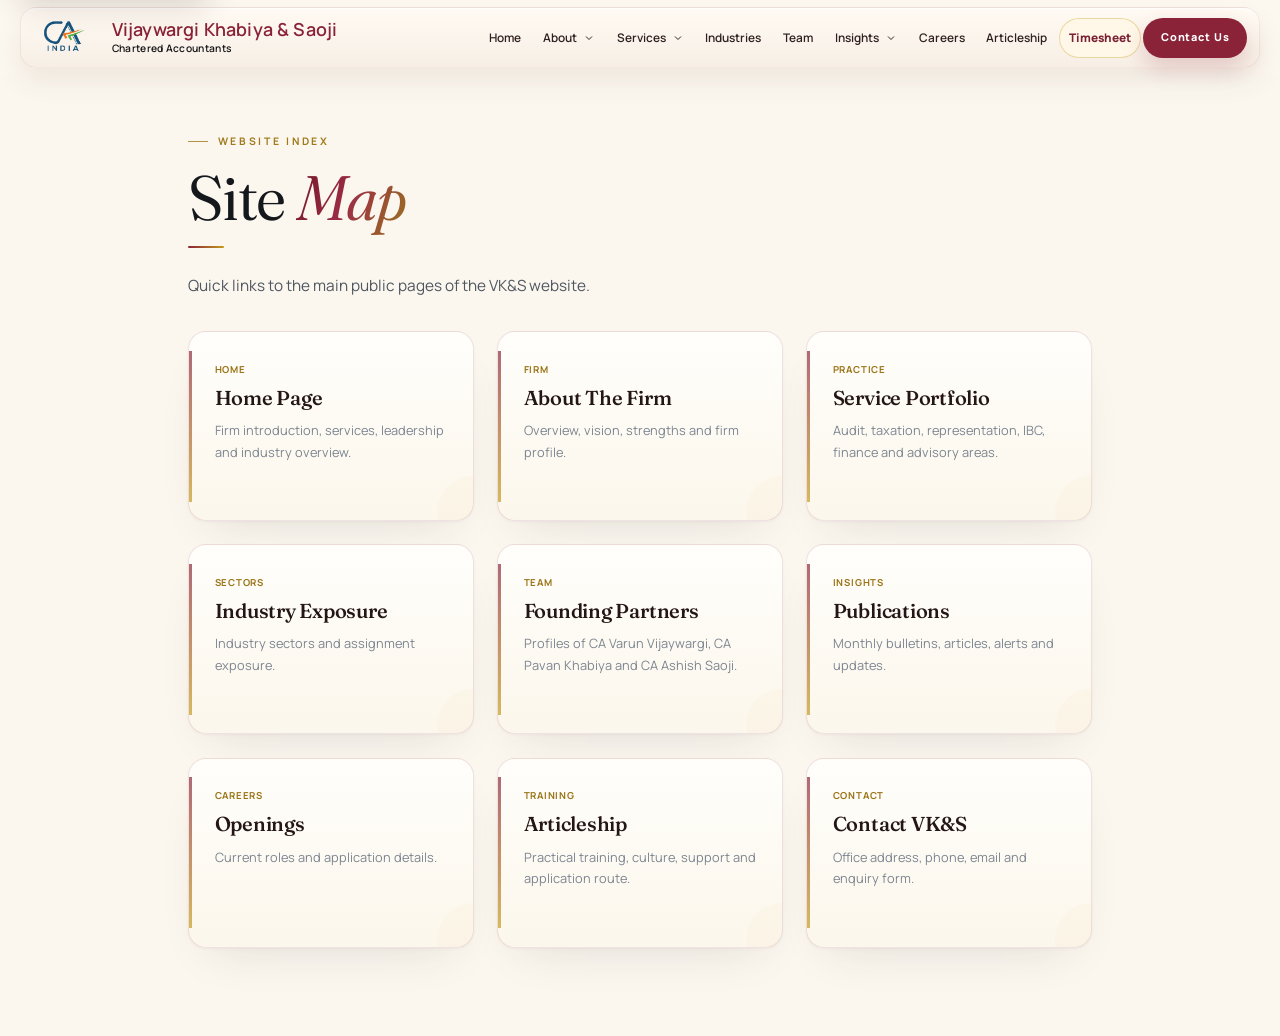
<file: sitemap.html>
﻿<!DOCTYPE html>
<html lang="en">
<head>
<meta charset="UTF-8"/>
<meta name="viewport" content="width=device-width,initial-scale=1.0"/>
<title>Sitemap | Vijaywargi Khabiya &amp; Saoji</title>
<meta name="description" content="A visitor-friendly sitemap for Vijaywargi Khabiya &amp; Saoji Chartered Accountants, Nagpur."/>
<meta name="robots" content="index,follow,max-image-preview:large"/>
<meta property="og:title" content="Sitemap | Vijaywargi Khabiya &amp; Saoji"/>
<meta property="og:description" content="A visitor-friendly sitemap for VK&amp;S Chartered Accountants."/>
<meta property="og:type" content="website"/>
<meta property="og:url" content="https://www.cavks.in/sitemap.html"/>
<meta property="og:image" content="https://www.cavks.in/images/logo.jpg"/>
<meta name="twitter:card" content="summary"/>
<meta name="twitter:title" content="Sitemap | Vijaywargi Khabiya &amp; Saoji"/>
<meta name="twitter:description" content="A visitor-friendly sitemap for VK&amp;S Chartered Accountants."/>
<meta name="twitter:image" content="https://www.cavks.in/images/logo.jpg"/>
<link rel="canonical" href="https://www.cavks.in/sitemap.html"/>
<link rel="icon" type="image/jpeg" href="images/logo.jpg"/>
<link rel="apple-touch-icon" href="images/logo.jpg"/>
<link rel="manifest" href="site.webmanifest"/>
<meta name="theme-color" content="#7b1d2e"/>
<link rel="preconnect" href="https://fonts.googleapis.com"/>
<link rel="preconnect" href="https://fonts.gstatic.com" crossorigin/>
<link rel="stylesheet" href="https://fonts.googleapis.com/css2?family=Fraunces:ital,opsz,wght@0,9..144,300..700;1,9..144,300..700&family=Manrope:wght@200..800&display=swap"/>
<link rel="stylesheet" href="style.css"/>
<script type="application/ld+json">
{
  "@context": "https://schema.org",
  "@type": "WebPage",
  "name": "Sitemap | Vijaywargi Khabiya & Saoji",
  "description": "A visitor-friendly sitemap for Vijaywargi Khabiya & Saoji Chartered Accountants, Nagpur.",
  "url": "https://www.cavks.in/sitemap.html",
  "publisher": {
    "@type": "AccountingService",
    "name": "Vijaywargi Khabiya & Saoji",
    "url": "https://www.cavks.in/",
    "logo": "https://www.cavks.in/images/logo.jpg"
  }
}
</script>
<script type="application/ld+json">
{
  "@context": "https://schema.org",
  "@type": "BreadcrumbList",
  "itemListElement": [
    {
      "@type": "ListItem",
      "position": 1,
      "name": "Home",
      "item": "https://www.cavks.in/"
    },
    {
      "@type": "ListItem",
      "position": 2,
      "name": "Sitemap",
      "item": "https://www.cavks.in/sitemap.html"
    }
  ]
}
</script>
</head>
<body>
<a class="skip-link" href="#main-content">Skip to main content</a>

<!-- NAV -->
<nav class="nav">
  <div class="container nav-inner">
    <a href="index.html" class="logo">
      <img height="1330" width="1703" decoding="async" src="images/logo.jpg" alt="VK&amp;S CA" class="logo-img" loading="eager"/>
      <div class="logo-text">
        <span class="logo-firm">Vijaywargi Khabiya &amp; Saoji</span>
        <span class="logo-tag">Chartered Accountants</span>
      </div>
    </a>
    <ul class="nav-links">
      <li class="nav-item"><a href="index.html">Home</a></li>
      <li class="nav-item has-dropdown">
        <button class="nav-drop-toggle" aria-expanded="false">About <svg viewBox="0 0 24 24" fill="none" stroke="currentColor" stroke-width="2"><path d="M6 9l6 6 6-6"/></svg></button>
        <div class="nav-dropdown">
          <a href="about.html#overview"><span>Firm Overview</span><small>Our story, multi-city presence and firm philosophy.</small></a>
          <a href="about.html#firm-vision"><span>Vision</span><small>Inclusive growth, compliance culture and expanding reach.</small></a>
          <a href="about.html#firm-strengths"><span>Strengths</span><small>Professionalism, quality deliverables and practical advisory.</small></a>
          <a href="about.html#firm-profile"><span>Firm Profile</span><small>Practice approach, reach and core professional strengths.</small></a>
        </div>
      </li>
      <li class="nav-item has-dropdown">
        <button class="nav-drop-toggle" aria-expanded="false">Services <svg viewBox="0 0 24 24" fill="none" stroke="currentColor" stroke-width="2"><path d="M6 9l6 6 6-6"/></svg></button>
        <div class="nav-dropdown">
          <a href="services.html#audit"><span>Audit &amp; Assurance</span><small>Statutory, internal, tax and concurrent audit support.</small></a>
          <a href="services.html#direct-tax"><span>Direct Taxation</span><small>Tax planning, assessments and litigation representation.</small></a>
          <a href="services.html#indirect-tax"><span>Indirect Tax &amp; GST</span><small>GST advisory, compliance, refunds and disputes.</small></a>
          <a href="services.html#legal"><span>Tax Representation</span><small>Tax notices, appeals and case-file support.</small></a>
          <a href="services.html#insolvency"><span>Insolvency &amp; IBC</span><small>CIRP, NCLT matters and restructuring support.</small></a>
          <a href="services.html"><span>See All Services In Detail</span></a>
        </div>
      </li>
      <li class="nav-item"><a href="industries.html">Industries</a></li>
      <li class="nav-item"><a href="partners.html">Team</a></li>
      <li class="nav-item has-dropdown">
        <button class="nav-drop-toggle" aria-expanded="false">Insights <svg viewBox="0 0 24 24" fill="none" stroke="currentColor" stroke-width="2"><path d="M6 9l6 6 6-6"/></svg></button>
        <div class="nav-dropdown">
          <a href="publications.html#monthly-bulletins"><span>Monthly Bulletins</span><small>Monthly VK&amp;S bulletin issues in one place.</small></a>
          <a href="publications.html#articles-alerts"><span>Articles &amp; Alerts</span><small>Insights, technical articles and regulatory updates.</small></a>
        </div>
      </li>
      <li class="nav-item"><a href="careers.html">Careers</a></li>
      <li class="nav-item"><a href="articleship.html">Articleship</a></li>
      <li class="nav-item"><a href="https://abhi-codex48.github.io/vks-nagpur/vks-timesheet.html" class="nav-timesheet-btn" data-timesheet-link>Timesheet</a></li>
      <li class="nav-item"><a href="contact.html" class="nav-cta-btn">Contact Us</a></li>
    </ul>
    <button class="ham sitemap-ham" aria-label="Menu"><span></span><span></span><span></span></button>
  </div>
</nav>
<div class="drawer">
  <a href="index.html">Home</a>
  <div class="drawer-group">
    <button class="drawer-toggle" aria-expanded="false">About <svg viewBox="0 0 24 24" fill="none" stroke="currentColor" stroke-width="2"><path d="M6 9l6 6 6-6"/></svg></button>
    <div class="drawer-panel"><div class="drawer-panel-inner">
      <a href="about.html#overview">Firm Overview</a>
      <a href="about.html#firm-vision">Vision</a>
      <a href="about.html#firm-strengths">Strengths</a>
      <a href="about.html#firm-profile">Firm Profile</a>
    </div></div>
  </div>
  <div class="drawer-group">
    <button class="drawer-toggle" aria-expanded="false">Services <svg viewBox="0 0 24 24" fill="none" stroke="currentColor" stroke-width="2"><path d="M6 9l6 6 6-6"/></svg></button>
    <div class="drawer-panel"><div class="drawer-panel-inner">
      <a href="services.html#audit">Audit &amp; Assurance</a>
      <a href="services.html#direct-tax">Direct Taxation</a>
      <a href="services.html#indirect-tax">Indirect Tax &amp; GST</a>
      <a href="services.html#legal">Tax Representation</a>
      <a href="services.html#insolvency">Insolvency &amp; IBC</a>
      <a href="services.html">See All Services In Detail</a>
    </div></div>
  </div>
  <a href="industries.html">Industries</a>
  <a href="partners.html">Team</a>
  <div class="drawer-group">
    <button class="drawer-toggle" aria-expanded="false">Insights <svg viewBox="0 0 24 24" fill="none" stroke="currentColor" stroke-width="2"><path d="M6 9l6 6 6-6"/></svg></button>
    <div class="drawer-panel"><div class="drawer-panel-inner">
      <a href="publications.html#monthly-bulletins">Monthly Bulletins</a>
      <a href="publications.html#articles-alerts">Articles &amp; Alerts</a>
    </div></div>
  </div>
  <a href="careers.html">Careers</a>
  <a href="articleship.html">Articleship</a>
  <a href="https://abhi-codex48.github.io/vks-nagpur/vks-timesheet.html" data-timesheet-link>Timesheet</a>
  <a href="contact.html">Contact</a>
</div>

<main id="main-content" class="pad sitemap-main">
  <div class="container sitemap-container">
    <span class="eyebrow">Website Index</span>
    <h1>Site <em style="color:#8a2338">Map</em></h1>
    <div class="rule"></div>
    <p class="sitemap-intro">Quick links to the main public pages of the VK&amp;S website.</p>
    <div class="bento-grid sitemap-grid">
      <a class="bento-card" href="index.html"><div class="bc-tag">Home</div><div class="bc-title">Home Page</div><p class="bc-desc">Firm introduction, services, leadership and industry overview.</p></a>
      <a class="bento-card" href="about.html"><div class="bc-tag">Firm</div><div class="bc-title">About The Firm</div><p class="bc-desc">Overview, vision, strengths and firm profile.</p></a>
      <a class="bento-card" href="services.html"><div class="bc-tag">Practice</div><div class="bc-title">Service Portfolio</div><p class="bc-desc">Audit, taxation, representation, IBC, finance and advisory areas.</p></a>
      <a class="bento-card" href="industries.html"><div class="bc-tag">Sectors</div><div class="bc-title">Industry Exposure</div><p class="bc-desc">Industry sectors and assignment exposure.</p></a>
      <a class="bento-card" href="partners.html"><div class="bc-tag">Team</div><div class="bc-title">Founding Partners</div><p class="bc-desc">Profiles of CA Varun Vijaywargi, CA Pavan Khabiya and CA Ashish Saoji.</p></a>
      <a class="bento-card" href="publications.html"><div class="bc-tag">Insights</div><div class="bc-title">Publications</div><p class="bc-desc">Monthly bulletins, articles, alerts and updates.</p></a>
      <a class="bento-card" href="careers.html"><div class="bc-tag">Careers</div><div class="bc-title">Openings</div><p class="bc-desc">Current roles and application details.</p></a>
      <a class="bento-card" href="articleship.html"><div class="bc-tag">Training</div><div class="bc-title">Articleship</div><p class="bc-desc">Practical training, culture, support and application route.</p></a>
      <a class="bento-card" href="contact.html"><div class="bc-tag">Contact</div><div class="bc-title">Contact VK&amp;S</div><p class="bc-desc">Office address, phone, email and enquiry form.</p></a>
    </div>
  </div>
</main>
<script src="main.js"></script>
</body>
</html>
</file>
<file: style.css>
﻿/* ============================================================
   VK&S — Design System | 2026
   Vijaywargi Khabiya & Saoji · Chartered Accountants
   Single brand maroon + muted gold accent + neutral surfaces
   ============================================================ */
@import url('https://fonts.googleapis.com/css2?family=Fraunces:ital,opsz,wght@0,9..144,300..700;1,9..144,300..700&family=Manrope:wght@200..800&display=swap');

/* ── DESIGN TOKENS ──
   Token names are kept stable for backwards-compat with downstream rules.
   The brand maroon is unified at #7b1d2e (matches nav/hero/footer accents).
   "navy" tokens are remapped to the same maroon family so legacy uses pick up the new brand.
*/
:root {
  /* Brand maroon (primary accent) */
  --navy:     #7b1d2e;
  --navy2:    #5a1322;
  --navy3:    #8a2338;
  --red:      #7b1d2e;
  --red2:     #5a1322;
  --red-lt:   #fbeef0;
  /* Muted gold (secondary accent — used for rules, eyebrows, hover lifts) */
  --gold:     #9d741f;
  --gold2:    #c49a1a;
  --gold3:    #d8b358;
  --gold-lt:  #f8efd8;
  --gold-bg:  #faf6e8;
  /* Neutrals (cooler, cleaner) */
  --ink:      #14181d;
  --ink2:     #2a2f36;
  --ink3:     #4f5660;
  --ink4:     #7c8590;
  --line:     #e6e6e2;
  --line2:    #efefea;
  --surf:     #f7f5f0;
  --surf2:    #f1ece2;
  --white:    #ffffff;
  --nav-h:    75px;
  --ease:     cubic-bezier(0.16,1,0.3,1);
  --ease2:    cubic-bezier(0.34,1.56,0.64,1);
  --t:        0.38s;
  --tf:       0.18s;
  --r:        12px;
  --rs:       10px;
  --rl:       14px;
  --sh-sm:    0 1px 3px rgba(20,24,29,.05);
  --sh-md:    0 4px 14px rgba(20,24,29,.07);
  --sh-lg:    0 12px 32px rgba(20,24,29,.09);
  --sh-gold:  0 4px 14px rgba(176,133,56,.14);
  --sh-navy:  0 4px 14px rgba(123,29,46,.14);
  --sh-red:   0 4px 14px rgba(123,29,46,.14);
}

/* ── RESET ── */
*,*::before,*::after{box-sizing:border-box;margin:0;padding:0;min-width:0}
::selection{background:rgba(123,29,46,.16);color:var(--ink)}
::-moz-selection{background:rgba(123,29,46,.16);color:var(--ink)}
html{scroll-behavior:smooth;-webkit-font-smoothing:antialiased;-moz-osx-font-smoothing:grayscale;overflow-x:hidden;touch-action:pan-x pan-y}
body{font-family:'Manrope','Inter',system-ui,sans-serif;color:var(--ink);background:#fdfcf9;overflow-x:hidden;line-height:1.65;max-width:100vw}
body::before{content:'';position:fixed;inset:0;z-index:0;pointer-events:none;opacity:.018;background-image:url("data:image/svg+xml,%3Csvg viewBox='0 0 256 256' xmlns='http://www.w3.org/2000/svg'%3E%3Cfilter id='noise'%3E%3CfeTurbulence type='fractalNoise' baseFrequency='0.9' numOctaves='4' stitchTiles='stitch'/%3E%3C/filter%3E%3Crect width='100%25' height='100%25' filter='url(%23noise)'/%3E%3C/svg%3E");background-size:180px 180px}
img{max-width:100%;height:auto;display:block;-webkit-user-drag:none;user-select:none}
a{text-decoration:none;color:inherit}
ul{list-style:none}
button{cursor:pointer;border:none;background:none;font-family:inherit}
input,textarea,select{font-family:inherit}

.skip-link{
  position:fixed;
  left:1rem;
  top:1rem;
  z-index:5000;
  transform:translateY(calc(-100% - 1.5rem));
  display:inline-flex;
  align-items:center;
  justify-content:center;
  min-height:42px;
  padding:.65rem 1rem;
  border-radius:999px;
  background:#fffaf3;
  color:#7b1d2e;
  border:1px solid rgba(123,29,46,.18);
  box-shadow:0 14px 32px rgba(43,24,24,.16);
  font-size:.78rem;
  font-weight:900;
  letter-spacing:.06em;
  text-transform:uppercase;
  transition:transform .18s ease;
}
.skip-link:focus{
  transform:translateY(0);
  outline:none;
}
:focus-visible{
  outline:2px solid rgba(123,29,46,.62);
  outline-offset:4px;
}
img[width][height]{
  height:auto;
}

@media (hover:hover) and (pointer:fine){
  html,
  body{
    cursor:url("data:image/svg+xml,%3Csvg width='26' height='26' viewBox='0 0 26 26' xmlns='http://www.w3.org/2000/svg'%3E%3Cpath d='M5 3.8 20.4 14.2l-7.2 1.05 4.15 6.75-3.05 1.8-4.02-6.72L5 22.15Z' fill='%23fffaf3' stroke='%237b1d2e' stroke-width='1.6' stroke-linejoin='round'/%3E%3Cpath d='M10.28 17.08 13.6 15.2' stroke='%23b08538' stroke-width='1.45' stroke-linecap='round'/%3E%3C/svg%3E") 5 4, auto;
  }
  a,
  button,
  [role="button"],
  .bento-card[data-card-href],
  .p-card[data-partner-link],
  .drawer-toggle,
  .mob-nav-item{
    cursor:inherit;
  }
  input,
  textarea,
  [contenteditable="true"]{
    cursor:text;
  }
}

/* ── TYPE SCALE ── */
h1,h2,h3{font-family:'Fraunces',Georgia,serif;line-height:1.08;letter-spacing:-.01em;color:var(--ink)}
h4{font-family:'Manrope','Inter',sans-serif;color:var(--ink)}
h1{font-size:clamp(2.1rem,5.2vw,4.2rem);font-weight:400}
h2{font-size:clamp(1.65rem,3.6vw,2.9rem);font-weight:400}
h3{font-size:clamp(1.05rem,2vw,1.35rem);font-weight:500}
h4{font-size:.92rem;font-weight:600}
p{color:var(--ink3);line-height:1.82;font-size:.95rem;font-weight:300}

/* ── LAYOUT ── */
.container{max-width:1240px;margin:0 auto;padding:0 1.75rem;box-sizing:border-box}
.pad{padding:88px 0}
.pad-sm{padding:60px 0}
.tc{text-align:center}

/* ── UTILITIES ── */
.eyebrow{display:inline-flex;align-items:center;gap:.6rem;font-size:.65rem;font-weight:700;letter-spacing:.24em;text-transform:uppercase;color:#8a2338;margin-bottom:.9rem}
.eyebrow::before{content:'';width:20px;height:1px;background:currentColor;opacity:.8;flex-shrink:0}
.rule{width:36px;height:2px;background:var(--red);border-radius:2px;margin:.85rem 0 1.5rem}
.rule.c{margin:.85rem auto 1.5rem}
.rule.gold{background:var(--gold)}

/* ── BUTTONS ── three variants: primary (filled), outline (light bg), ghost (dark bg).
   .btn-gold / .btn-navy / .btn-red are kept as aliases of primary so existing markup keeps working. */
.btn{display:inline-flex;align-items:center;justify-content:center;gap:.55rem;padding:.72rem 1.75rem;border-radius:999px;font-size:.82rem;font-weight:600;letter-spacing:.04em;transition:background var(--tf) var(--ease),color var(--tf) var(--ease),border-color var(--tf) var(--ease),transform var(--tf) var(--ease),box-shadow var(--tf) var(--ease);position:relative;overflow:hidden;white-space:nowrap;cursor:pointer;max-width:100%;flex-shrink:0;border:1.5px solid transparent}
.arr{width:14px;height:14px;flex-shrink:0;transition:transform var(--tf)}
.btn:hover .arr{transform:translateX(3px)}

/* Primary (filled maroon) */
.btn-primary,.btn-gold,.btn-navy,.btn-red{background:var(--navy);color:var(--white);box-shadow:var(--sh-sm)}
.btn-primary:hover,.btn-gold:hover,.btn-navy:hover,.btn-red:hover{background:var(--navy2);color:var(--white);transform:translateY(-1px);box-shadow:var(--sh-md)}

/* Outline (transparent on light bg) */
.btn-outline{background:transparent;color:var(--navy);border-color:rgba(123,29,46,.32)}
.btn-outline:hover{background:var(--navy);color:var(--white);border-color:var(--navy);transform:translateY(-1px)}

/* Ghost (transparent on dark bg — used inside .cta-strip etc.) */
.btn-ghost{background:transparent;color:var(--white);border-color:rgba(255,255,255,.34)}
.btn-ghost:hover{background:rgba(255,255,255,.10);color:var(--white);border-color:rgba(255,255,255,.7);transform:translateY(-1px)}

/* ══════════════════════════════════════
   NAV
══════════════════════════════════════ */
.nav{position:fixed;top:0;left:0;right:0;height:var(--nav-h);overflow:visible;background:#f7efe6;backdrop-filter:blur(10px);-webkit-backdrop-filter:blur(10px);border-bottom:none;transition:box-shadow var(--t),background var(--t);z-index:1000}
.nav.scrolled{background:#f7efe6;box-shadow:none}
.nav-inner{
  display:flex;
  align-items:center;
  justify-content:space-between;
  height:calc(var(--nav-h) - 14px);
  margin-top:7px;
  padding:.34rem .72rem;
  gap:1.7rem;
  border-radius:16px;
  background:linear-gradient(180deg,#fffaf3 0%,#f7efe6 100%);
  border:1px solid rgba(123,33,53,.08);
  box-shadow:0 14px 28px rgba(76,32,20,.07), inset 0 1px 0 rgba(255,255,255,.84);
}

/* Logo */
.logo{display:flex;align-items:center;gap:.78rem;flex-shrink:0;min-width:0;text-decoration:none}
.logo-img{width:55px;height:55px;object-fit:contain;flex-shrink:0}
.nav .logo-img{
  mix-blend-mode:multiply;
  isolation:isolate;
  background:transparent;
}
.logo-text{display:flex;flex-direction:column;justify-content:center;gap:.2rem;line-height:1.04;min-width:0}
.logo-firm{font-family:'Manrope','Inter',system-ui,sans-serif;font-size:1.05rem;font-weight:600;color:#341c1f;white-space:nowrap;line-height:1.02;letter-spacing:.01em}
.logo-tag{font-family:'Manrope','Inter',system-ui,sans-serif;font-size:.57rem;font-weight:600;color:#171717;letter-spacing:.08em;white-space:nowrap;line-height:1.1}
.nav .logo{
  gap:.95rem;
  display:inline-flex;
  align-items:center;
  flex:0 0 auto;
  padding:.1rem .2rem .1rem 0;
  min-width:0;
  max-width:410px;
  margin-right:auto;
}
.nav .logo-img{
  position:relative;
  z-index:1;
  width:64px;
  height:64px;
  padding:0;
  border-radius:0;
  background:transparent;
  border:none;
  box-shadow:none;
}
.nav .logo-text{
  display:flex;
  flex:1 1 auto;
  min-width:0;
  max-width:none;
  align-items:flex-start;
  justify-content:center;
  gap:.22rem;
  position:relative;
  z-index:1;
  padding:.28rem 0 .24rem;
}
.nav .logo-firm{
  position:relative;
  z-index:1;
  font-size:1.12rem;
  font-weight:600;
  color:#8a2338;
  letter-spacing:.01em;
  white-space:nowrap;
  line-height:1;
  text-shadow:0 1px 0 rgba(255,255,255,.65);
}
.nav .logo-tag{
  position:relative;
  z-index:1;
  display:block;
  align-self:flex-start;
  min-height:auto;
  padding:0;
  border-radius:0;
  background:transparent;
  border:none;
  color:#171717;
  font-size:.64rem;
  font-weight:600;
  letter-spacing:.03em;
  white-space:nowrap;
  text-align:left;
  line-height:1.15;
  box-shadow:none;
}

/* Nav links */
.nav-links{
  display:flex;
  align-items:center;
  justify-content:flex-end;
  gap:.12rem;
  flex:0 1 auto;
  min-width:max-content;
  margin-left:auto;
  padding:0;
  border-radius:0;
  background:none;
  border:none;
}
.nav-item{position:relative}
.nav-links a,.nav-drop-toggle{
  display:inline-flex;
  align-items:center;
  justify-content:center;
  min-height:40px;
  line-height:1;
  font-size:.74rem;
  font-weight:600;
  color:#2f201f;
  padding:.54rem .62rem;
  border-radius:999px;
  transition:color var(--tf),background var(--tf),transform var(--tf),box-shadow var(--tf);
  position:relative;
  white-space:nowrap
}
.nav-links a::after,.nav-drop-toggle::after{content:'';position:absolute;bottom:4px;left:.6rem;right:.6rem;height:1.5px;background:#7b2135;transform:scaleX(0);transform-origin:left;transition:transform .22s var(--ease);border-radius:2px}
.nav-links a:hover,.nav-links a.active{color:#2f201f;background:rgba(123,33,53,.08)}
.nav-drop-toggle:hover,.nav-item.open .nav-drop-toggle,.nav-drop-toggle.active{color:#7b2135;background:#fff4df;box-shadow:inset 0 0 0 1px rgba(196,154,26,.24)}
.nav-links a:hover::after,.nav-links a.active::after,.nav-item.open .nav-drop-toggle::after,.nav-drop-toggle.active::after{transform:scaleX(1)}
.nav-links a.active{color:#2f201f;font-weight:700}
.nav-links a.active::after{background:#7b2135}
.nav-drop-toggle{display:inline-flex;align-items:center;gap:.38rem;border:none;background:none;font-family:inherit;cursor:pointer}
.nav-drop-toggle::after{display:none}
.nav-drop-toggle svg{width:12px;height:12px;transition:transform var(--t) var(--ease)}
.nav-item.open .nav-drop-toggle svg{transform:rotate(180deg)}
.nav-dropdown{counter-reset:navdrop;position:absolute;top:calc(100% + .65rem);left:50%;width:min(500px,calc(100vw - 2rem));min-width:0;max-width:calc(100vw - 2rem);padding:.55rem;background:linear-gradient(145deg,rgba(255,250,243,.98) 0%,rgba(247,239,230,.96) 100%);border:1px solid rgba(123,33,53,.12);border-top:2px solid rgba(196,154,26,.62);border-radius:24px;box-shadow:0 26px 60px rgba(76,32,20,.16),inset 0 1px 0 rgba(255,255,255,.82);opacity:0;visibility:hidden;transform:translate(-50%,10px) scale(.98);transform-origin:top center;transition:opacity .22s ease,transform .26s var(--ease),visibility .22s;backdrop-filter:blur(18px);-webkit-backdrop-filter:blur(18px);overflow:hidden}
.nav-dropdown::before{content:'';position:absolute;top:-7px;left:50%;width:14px;height:14px;background:#fffaf3;border-left:1px solid rgba(123,33,53,.12);border-top:1px solid rgba(123,33,53,.12);transform:translateX(-50%) rotate(45deg);z-index:0}
.nav-dropdown::after{content:'';position:absolute;inset:-35% -18% auto auto;width:170px;height:170px;border-radius:50%;background:radial-gradient(circle,rgba(196,154,26,.14) 0%,rgba(196,154,26,0) 68%);pointer-events:none}
.nav-item.open .nav-dropdown,.nav-item:hover .nav-dropdown{opacity:1;visibility:visible;transform:translate(-50%,0) scale(1)}
.nav-dropdown a{counter-increment:navdrop;position:relative;z-index:1;display:grid;grid-template-columns:2.35rem minmax(0,1fr);align-items:center;column-gap:.75rem;row-gap:.12rem;padding:.82rem 1.8rem .82rem .78rem;border-radius:18px;border-bottom:none;background:rgba(255,255,255,.36);transition:background var(--tf),transform var(--tf),box-shadow var(--tf),border-color var(--tf);overflow:hidden;white-space:normal}
.nav-dropdown a + a{margin-top:.22rem}
.nav-dropdown a::before{content:counter(navdrop, decimal-leading-zero);grid-row:1/3;display:inline-flex;align-items:center;justify-content:center;width:2.15rem;height:2.15rem;border-radius:50%;background:#fff4df;border:1px solid rgba(196,154,26,.32);color:#8a2338;font-size:.58rem;font-weight:900;letter-spacing:.06em}
.nav-dropdown a::after{content:'\2192';display:block;position:absolute;right:.9rem;top:50%;height:auto;background:none;transform:translateY(-50%) translateX(-4px);opacity:0;color:#8a2338;font-size:.95rem;font-weight:800;transition:opacity var(--tf),transform var(--tf)}
.nav-dropdown a span{min-width:0;font-size:.82rem;font-weight:800;color:#2f201f;letter-spacing:0;white-space:normal}
.nav-dropdown a small{min-width:0;font-size:.7rem;line-height:1.5;color:#76675f;white-space:normal;overflow-wrap:anywhere}
.nav-links .nav-dropdown a{min-height:auto;justify-content:stretch;text-align:left;line-height:1.25;padding:.82rem 1.8rem .82rem .78rem;white-space:normal}
.nav-dropdown a:hover{background:#fff;transform:translateX(4px);box-shadow:0 12px 24px rgba(76,32,20,.08)}
.nav-dropdown a:hover::before{background:#8a2338;border-color:#8a2338;color:#fff}
.nav-dropdown a:hover::after{opacity:1;transform:translateY(-50%) translateX(0)}
.nav-timesheet-btn{color:#7b2135!important;background:#fff8e8!important;box-shadow:inset 0 0 0 1px rgba(196,154,26,.34);font-weight:800!important}
.nav-timesheet-btn:hover{background:#fff1ca!important;color:#5f1828!important;transform:translateY(-1px)}
.nav-timesheet-btn::after{background:#c49a1a!important}
.nav-cta-btn{background:#8a2338!important;color:var(--white)!important;padding:.72rem 1.12rem!important;border-radius:999px!important;font-size:.68rem!important;font-weight:800!important;letter-spacing:.08em!important;white-space:nowrap!important;box-shadow:0 10px 22px rgba(138,35,56,.2)}
.nav-cta-btn:hover{background:#6f1d2d!important;transform:translateY(-1px)!important}
.nav-cta-btn::after{display:none!important}

/* Hamburger */
.ham{display:none;flex-direction:column;gap:5px;padding:10px;border-radius:16px;cursor:pointer;flex-shrink:0;background:rgba(255,255,255,.38);border:1px solid rgba(123,33,53,.08);box-shadow:inset 0 1px 0 rgba(255,255,255,.7)}
.ham span{display:block;width:22px;height:1.5px;background:var(--red);border-radius:2px;transition:all .3s var(--ease)}
.ham.open span:nth-child(1){transform:translateY(6.5px) rotate(45deg)}
.ham.open span:nth-child(2){opacity:0;transform:scaleX(0)}
.ham.open span:nth-child(3){transform:translateY(-6.5px) rotate(-45deg)}

/* Mobile drawer */
.drawer{display:block;position:fixed;inset:0;background:
  radial-gradient(circle at 100% 0%, rgba(176,28,46,.08) 0%, rgba(176,28,46,0) 26%),
  linear-gradient(180deg,#f8f1e8 0%,#f4eadf 52%,#efe3d6 100%);
z-index:999;padding:calc(var(--nav-h) + 1rem) 1rem calc(1.4rem + env(safe-area-inset-bottom));transform:translateX(100%);transition:transform .34s var(--ease);overflow-y:auto;pointer-events:none;box-shadow:inset 0 1px 0 rgba(255,255,255,.45)}
.drawer.open{transform:translateX(0);pointer-events:all}
.drawer a{display:block;font-size:1.02rem;font-family:'Fraunces',serif;color:#2b1818;padding:.9rem 1rem;border:1px solid rgba(123,33,53,.08);transition:color var(--tf),padding-left var(--tf),background var(--tf),border-color var(--tf),transform var(--tf),box-shadow var(--tf);animation:drawerItem .4s var(--ease) both;background:rgba(255,252,248,.82);border-radius:16px;margin-bottom:.55rem;box-shadow:0 10px 24px rgba(76,32,20,.08);position:relative;overflow:hidden;letter-spacing:.01em}
.drawer a::before{content:'';position:absolute;inset:0 auto 0 0;width:3px;background:linear-gradient(180deg,#8a2338 0%,rgba(138,35,56,.16) 100%);opacity:.65}
.drawer a::after{display:none}
.drawer a:hover{color:#2b1818;padding-left:1.12rem;background:#fffdf9;border-color:rgba(123,33,53,.12);transform:translateY(-1px);box-shadow:0 14px 28px rgba(76,32,20,.1)}
.drawer a:hover::before,.drawer-group.open .drawer-toggle::before{opacity:1;transform:scaleY(1)}
.drawer a:last-child{margin-top:.8rem}
.drawer-group{border:1px solid rgba(123,33,53,.08);margin-bottom:.55rem;background:rgba(255,251,247,.72);border-radius:16px;padding:0 .85rem;box-shadow:0 10px 24px rgba(76,32,20,.08);position:relative;overflow:hidden}
.drawer-group::after{content:'';position:absolute;inset:auto 14px 0 14px;height:1px;background:linear-gradient(90deg,rgba(123,33,53,0),rgba(123,33,53,.1),rgba(123,33,53,0))}
.drawer-toggle{width:100%;display:flex;align-items:center;justify-content:space-between;font-size:1.02rem;font-family:'Fraunces',serif;color:#2b1818;padding:.95rem 0;transition:color var(--tf);position:relative;font-weight:600}
.drawer-toggle::before{content:'';position:absolute;inset:0 auto 0 -.85rem;width:3px;background:linear-gradient(180deg,#8a2338 0%,rgba(138,35,56,.16) 100%);opacity:.55;transform:scaleY(.62);transform-origin:center;transition:opacity var(--tf),transform var(--tf)}
.drawer-toggle svg{width:18px;height:18px;transition:transform var(--t) var(--ease)}
.drawer-group.open .drawer-toggle{color:#8a2338}
.drawer-group.open .drawer-toggle svg{transform:rotate(180deg)}
.drawer-panel{display:grid;grid-template-rows:0fr;transition:grid-template-rows .28s var(--ease)}
.drawer-group.open .drawer-panel{grid-template-rows:1fr}
.drawer-panel-inner{overflow:hidden;padding:.1rem 0 .75rem .2rem}
.drawer-panel a{
  position:relative;
  font-size:.82rem;
  padding:.62rem .76rem .62rem 1rem;
  color:#6a5c55;
  border:none;
  animation:none;
  background:transparent;
  margin-bottom:.14rem;
  box-shadow:none;
  border-radius:10px;
  font-family:'Manrope','Inter',sans-serif;
}
.drawer-panel a::before{
  content:'';
  position:absolute;
  left:.18rem;
  top:50%;
  width:6px;
  height:6px;
  border-radius:50%;
  background:rgba(138,35,56,.42);
  transform:translateY(-50%);
}
.drawer-panel a:hover{
  color:#2b1818;
  background:rgba(143,22,36,.05);
  padding-left:1.08rem;
  transform:none;
  box-shadow:none;
}
.drawer-panel a:last-child{margin-top:0;color:#6a5c55;background:transparent}
@keyframes drawerItem{from{opacity:0;transform:translateX(28px)}to{opacity:1;transform:translateX(0)}}

/* ══════════════════════════════════════
   HERO
══════════════════════════════════════ */
.hero{position:relative;height:100vh;min-height:600px;display:flex;flex-direction:column;justify-content:center;padding:calc(var(--nav-h) + 2.5rem) 0 3rem;overflow:hidden;background:linear-gradient(135deg,#fcf8f1 0%,#f7efe4 50%,#efe7df 100%)}
.hero-bg{position:absolute;inset:0;background:
  radial-gradient(circle at 16% 22%, rgba(138,35,56,.09) 0%, rgba(138,35,56,0) 30%),
  radial-gradient(circle at 82% 28%, rgba(196,154,26,.12) 0%, rgba(196,154,26,0) 28%),
  linear-gradient(115deg,rgba(252,248,241,.99) 0%,rgba(247,240,230,.95) 52%,rgba(240,232,222,.92) 100%);z-index:1;filter:saturate(1.02) contrast(1)}
.hero-bg::after{content:'';position:absolute;inset:0;background:linear-gradient(115deg,rgba(251,247,240,.18) 0%,rgba(247,240,230,.1) 48%,rgba(91,62,54,.035) 100%)}
.hero-mesh{position:absolute;inset:0;background:
  radial-gradient(circle at 18% 20%, rgba(138,35,56,.08) 0%, rgba(138,35,56,0) 30%),
  radial-gradient(circle at 84% 54%, rgba(196,154,26,.05) 0%, rgba(196,154,26,0) 24%),
  linear-gradient(to right,rgba(251,247,241,.97) 0%,rgba(247,241,232,.84) 56%,rgba(105,82,74,.05) 100%);
z-index:2}
.hero-sketches{position:absolute;inset:0;z-index:3;pointer-events:none;overflow:hidden}
.hero-sketch{position:absolute;display:flex;flex-direction:column;align-items:center;gap:.42rem;color:rgba(123,29,46,.25);filter:drop-shadow(0 10px 22px rgba(120,66,45,.06));animation:heroSketchFloat 14s ease-in-out infinite}
.hero-sketch svg{display:block;width:100%;height:auto;overflow:visible;transform:rotate(var(--sketch-rot,0deg));transform-origin:50% 52%}
.hero-sketch span{display:block;margin-top:0;min-width:max-content;font-family:'Manrope','Inter',sans-serif;font-size:.62rem;font-weight:800;letter-spacing:.18em;text-transform:uppercase;color:rgba(154,116,23,.82);white-space:nowrap;text-align:center}
/* 2 sketches on the LEFT (top + bottom) + 2 on the RIGHT (top + bottom).
   Insets are generous so SVGs and labels never get clipped at viewport edges.
   Top zone is above the firm name (top:6% area), bottom zone is below the CTAs (bottom:7% area). */
.sketch-calc{top:calc(var(--nav-h) + 1.35rem);left:3.5%;width:96px;--sketch-rot:-7deg;animation-delay:-2s}
.sketch-tax{top:calc(var(--nav-h) + .85rem);right:2.6%;width:84px;--sketch-rot:7deg;animation-delay:-7s}
.sketch-scales{bottom:7%;left:3.5%;width:118px;--sketch-rot:6deg;animation-delay:-4s}
.sketch-ibc{bottom:7%;right:4.5%;width:114px;--sketch-rot:7deg;animation-delay:-11s}
/* Hide on smaller viewports where firm name and content extend across the row */
@media (max-width:1100px){ .hero-sketches{display:none} }
.hero-peer-stamp{--stamp-start-rot:-18deg;--stamp-start-scale:1.18;--stamp-bounce-rot:-9deg;--stamp-bounce-scale:.96;--stamp-final-rot:-10deg;--stamp-final-scale:1;--stamp-hover-rot:-8deg;--stamp-hover-scale:1.045;position:absolute;right:clamp(11.5rem,19vw,18.5rem);top:clamp(18.8rem,47vh,24.4rem);z-index:6;border:none;background:none;padding:0;cursor:pointer;pointer-events:auto;opacity:1;transform:translate3d(0,0,0) rotate(var(--stamp-final-rot)) scale(var(--stamp-final-scale));transition:filter var(--tf)}
/* `both` = stamp starts invisible (0% keyframe held during the 1.05s delay), then animates in once and freezes at the final state. */
.hero-peer-stamp.is-live{animation:stampLand .82s 1.05s cubic-bezier(.2,.9,.24,1.18) both}
.hero-peer-stamp:hover{filter:drop-shadow(0 18px 28px rgba(43,36,34,.16))}
.hero-peer-stamp.is-live:hover{transform:translate3d(0,0,0) rotate(var(--stamp-hover-rot)) scale(var(--stamp-hover-scale))}
.hero-peer-stamp-ring{position:relative;display:grid;place-items:center;width:132px;height:132px;border-radius:50%;background:radial-gradient(circle at 34% 28%,#fff 0%,#fffdf8 50%,#f3eee4 100%);box-shadow:0 20px 42px rgba(43,36,34,.13),inset 0 2px 0 rgba(255,255,255,.96),inset 0 -10px 22px rgba(43,36,34,.05);overflow:visible}
.hero-peer-stamp-halo{position:absolute;inset:-13px;border-radius:50%;background:radial-gradient(circle,rgba(43,36,34,.10),rgba(43,36,34,0) 68%);opacity:.5}
.hero-peer-stamp-ring::before{content:'';position:absolute;inset:13px;border-radius:50%;border:2px dashed rgba(43,36,34,.54)}
/* One-shot impact ring — fires once just after the stamp lands. No continuous loop. */
.hero-peer-stamp-ring::after{content:'';position:absolute;inset:-9px;border-radius:50%;border:1px solid rgba(145,27,52,.28);opacity:0;animation:stampImpact .7s 1.5s ease-out forwards}
.hero-peer-stamp-ring svg{position:absolute;inset:0;width:132px;height:132px;display:block;filter:drop-shadow(0 1px 0 rgba(255,255,255,.8))}
.hero-peer-stamp-ring circle{fill:none}
.stamp-outer-circle{stroke:#7b2135;stroke-width:4.5}
.stamp-inner-circle{stroke:#2f2a28;stroke-width:2.5}
.hero-peer-stamp-curve{position:absolute;inset:0;z-index:2;width:132px;height:132px;overflow:visible;pointer-events:none}
.hero-peer-stamp-curve path{fill:none}
.hero-peer-stamp-curve text{font-family:'Manrope','Inter',sans-serif;font-size:9px;font-weight:950;letter-spacing:.2em;fill:#2f2a28;text-transform:uppercase}
.hero-peer-stamp-center{position:absolute;z-index:1;display:flex;flex-direction:column;align-items:center;justify-content:center;text-align:center;color:#2f2a28;width:82px;height:82px;border-radius:50%;background:rgba(255,255,255,.88);box-shadow:inset 0 0 0 1px rgba(43,36,34,.1);opacity:1;transform:scale(1);animation:none;overflow:hidden}
/* Shine sweep removed — stamp stays still after landing for a "stamped & done" feel. */
.hero-peer-stamp-center strong{position:relative;z-index:1;font-family:'Manrope','Inter',sans-serif;font-size:.94rem;font-weight:950;line-height:1;color:#7b2135;letter-spacing:.2em;text-transform:uppercase}
.hero-peer-stamp-center span{position:relative;z-index:1;font-size:.5rem;font-weight:950;letter-spacing:.1em;text-transform:uppercase;color:#2f2a28;margin-top:.32rem;line-height:1.12}
.hero-peer-stamp-center i{position:relative;z-index:1;display:grid;place-items:center;width:21px;height:21px;margin-top:.34rem;border-radius:50%;background:#b98a2f;color:#fff;font-style:normal;font-size:.82rem;font-weight:900;line-height:1}
.hero-peer-stamp-center small{position:relative;z-index:1;font-size:.45rem;font-weight:950;letter-spacing:.22em;text-transform:uppercase;color:#2f2a28;margin-top:.32rem;line-height:1}
.hero-peer-mobile{display:none}
.hero-content{position:relative;z-index:5;max-width:760px;padding:0}
.hero-est{display:inline-flex;align-items:center;gap:.75rem;font-size:.65rem;font-weight:700;letter-spacing:.22em;text-transform:uppercase;color:rgba(123,29,46,.85);margin-bottom:1.5rem;animation:fadeUp .8s .1s var(--ease) both}
.hero-est::before,.hero-est::after{content:'';height:1px;background:rgba(123,29,46,.3);width:28px;flex-shrink:0}
.hero h1{color:#8a2338;font-weight:400;line-height:1.06;animation:fadeUp .9s .25s var(--ease) both}
.hero-name{display:block;font-family:'Manrope','Inter',system-ui,sans-serif;font-weight:600}
.hero-name-desktop{white-space:nowrap}
.hero-name-mobile{display:none}
.hero h1 em{font-family:'Manrope','Inter',system-ui,sans-serif;font-size:clamp(1.85rem,4vw,3.35rem);font-style:normal;font-weight:600;color:#2a1a18;display:block;white-space:nowrap;letter-spacing:-.03em;max-width:100%}
.hero h1 small{display:block;font-size:.4em;font-weight:500;color:rgba(42,26,24,.72);font-style:normal;font-family:'Manrope','Inter',sans-serif;letter-spacing:.06em;margin-top:.55rem}
.hero-desc{max-width:560px;margin:1.1rem 0 2rem;font-size:.94rem;color:rgba(32,19,18,.8);line-height:1.85;animation:fadeUp .8s .55s var(--ease) both}
.hero-actions{display:flex;gap:.85rem;flex-wrap:wrap;animation:fadeUp .8s .65s var(--ease) both}
/* Hero btn overrides removed — primary aliases now handle hero CTAs uniformly. */
.hero .btn-ghost{background:transparent;color:var(--ink);border-color:rgba(20,24,29,.18)}
.hero .btn-ghost:hover{background:var(--navy);color:var(--white);border-color:var(--navy);transform:translateY(-1px)}
@keyframes handBounce{0%,100%{transform:translateY(0)}50%{transform:translateY(9px)}}

/* ══════════════════════════════════════
   STATS BAR
══════════════════════════════════════ */
.stats-bar{display:grid;grid-template-columns:repeat(4,1fr);background:linear-gradient(180deg,#fffaf3 0%,#f6eadc 100%);border-top:1px solid rgba(123,33,53,.08);border-bottom:1px solid rgba(123,33,53,.08);box-shadow:inset 0 1px 0 rgba(255,255,255,.8);max-width:100%;overflow:hidden}
.stat-cell{padding:1.45rem 1.25rem;text-align:center;border-right:1px solid rgba(123,33,53,.1);position:relative;transition:background var(--t)}
.stat-cell:last-child{border-right:none}
.stat-cell:hover{background:rgba(196,154,26,.08)}
.stat-n{font-family:'Fraunces',serif;font-size:clamp(1.85rem,3.4vw,2.65rem);font-weight:500;color:#8a2338;line-height:1;margin-bottom:.32rem}
.stat-l{font-size:.6rem;font-weight:800;letter-spacing:.14em;text-transform:uppercase;color:#8a6d60}

/* ══════════════════════════════════════
   ABOUT (index section)
══════════════════════════════════════ */
.about-grid{display:grid;grid-template-columns:minmax(0,420px) 1fr;gap:4.5rem;align-items:start}
.about-visual{position:relative}
.about-img-main{width:100%;aspect-ratio:4/5;object-fit:cover;border-radius:var(--r);box-shadow:var(--sh-lg)}
.about-img-badge{position:absolute;bottom:-1.25rem;right:-1.25rem;background:var(--navy);color:var(--white);padding:1.25rem 1.4rem;border-radius:var(--r);box-shadow:var(--sh-navy);text-align:center}
.about-img-badge .n{font-family:'Fraunces',serif;font-size:2.5rem;font-weight:400;color:var(--gold2);line-height:1;display:block}
.about-img-badge .l{font-size:.6rem;font-weight:600;letter-spacing:.12em;text-transform:uppercase;color:rgba(255,255,255,.45);margin-top:.25rem;display:block;line-height:1.5}
.about-copy{padding-top:.5rem}
.about-quote{background:var(--gold-bg);border-left:3px solid var(--gold);padding:1.2rem 1.4rem;border-radius:0 var(--r) var(--r) 0;margin:1.4rem 0 1.75rem}
.about-quote p{font-family:'Fraunces',serif;font-size:1.08rem;font-weight:400;font-style:italic;color:var(--ink2);line-height:1.6}
.about-quote cite{font-size:.67rem;font-weight:600;letter-spacing:.1em;text-transform:uppercase;color:var(--gold);margin-top:.45rem;display:block}

.pillars{display:grid;grid-template-columns:repeat(3,1fr);gap:.85rem;margin-top:1.5rem}
.pillar{background:var(--surf);border:1px solid var(--line);border-radius:var(--r);padding:1.1rem .9rem;text-align:center;transition:all var(--t)}
.pillar:hover{background:var(--white);border-color:var(--gold);box-shadow:var(--sh-gold);transform:translateY(-3px)}
.pillar-icon{font-size:1.4rem;margin-bottom:.5rem}
.pillar h4{font-size:.72rem;font-weight:700;letter-spacing:.06em;text-transform:uppercase;color:var(--navy);margin-bottom:.25rem}
.pillar p{font-size:.76rem;color:var(--ink4)}

/* ══════════════════════════════════════
   SERVICES BENTO GRID
══════════════════════════════════════ */
.bento-grid{display:grid;grid-template-columns:repeat(3,1fr);gap:1.1rem;margin-top:2.5rem}
.bento-card{border-radius:var(--rl);padding:1.85rem 1.6rem;position:relative;overflow:hidden;transition:all var(--t) var(--ease);cursor:default;border:1px solid rgba(123,33,53,.1);background:linear-gradient(145deg,#fffefa 0%,#fff8ef 100%);box-shadow:0 10px 28px rgba(76,32,20,.04)}
.bento-card::before{content:'';position:absolute;bottom:-2rem;right:-2rem;width:110px;height:110px;border-radius:50%;transition:transform var(--t) var(--ease)}
.bento-card::after{content:'';position:absolute;left:0;top:1.15rem;bottom:1.15rem;width:3px;background:linear-gradient(180deg,#8a2338,#c49a1a);opacity:.72}
.bento-card:hover{transform:translateY(-4px)}
.bento-card:hover::before{transform:scale(2.8)}
.bento-card:hover .bc-arrow{opacity:1;transform:translateX(0)}
.bento-card[data-card-href]{cursor:pointer}
.bento-card[data-card-href]:focus-visible{outline:2px solid rgba(138,35,56,.5);outline-offset:4px}
.bento-card.is-opening{animation:bentoCardOpen .34s cubic-bezier(.2,.9,.24,1) both}

/* Uniform light cards */
.bento-grid .bento-card::before{background:rgba(196,154,26,.07)}
.bento-grid .bento-card:hover{border-color:rgba(196,154,26,.55);box-shadow:0 18px 42px rgba(76,32,20,.09)}
.bento-grid .bento-card:hover .bc-icon{background:#8a2338;color:#fff;border-color:#8a2338}

.bc-icon{width:44px;height:44px;border-radius:var(--rs);display:flex;align-items:center;justify-content:center;margin-bottom:1.1rem;border:1px solid;flex-shrink:0;transition:all var(--t)}
.bc-icon svg{width:22px;height:22px;stroke-width:1.85;stroke-linecap:round;stroke-linejoin:round}

.bento-grid .bento-card .bc-icon{background:rgba(255,255,255,.72);border-color:rgba(138,35,56,.12);color:#8a2338}

.bc-tag{font-size:.6rem;font-weight:700;letter-spacing:.12em;text-transform:uppercase;margin-bottom:.5rem}
.bento-grid .bento-card .bc-tag{color:#9a7417}

.bc-title{font-family:'Fraunces',serif;font-size:1.2rem;font-weight:500;line-height:1.2;margin-bottom:.65rem}
.bento-grid .bento-card .bc-title{color:var(--ink)}

.bc-desc{font-size:.8rem;line-height:1.7;margin-bottom:1rem}
.bento-grid .bento-card .bc-desc{color:var(--ink4)}

.bc-arrow{font-size:.78rem;font-weight:600;opacity:.4;transform:translateX(-4px);transition:all var(--tf);display:inline-block}
.bento-grid .bento-card .bc-arrow{color:#8a2338}

/* ══════════════════════════════════════
   PARTNERS (home + page)
══════════════════════════════════════ */
.partners-grid{display:grid;grid-template-columns:repeat(3,1fr);gap:1.5rem;margin-top:3rem}
.pf-card{background:var(--white);border:1px solid var(--line2);border-radius:var(--rl);overflow:hidden;transition:all var(--t);box-shadow:var(--sh-sm)}
.pf-card:hover{box-shadow:var(--sh-md);transform:translateY(-5px);border-color:var(--gold)}
.pf-img-wrap{position:relative;aspect-ratio:3/2;overflow:hidden;background:var(--navy)}
.pf-img-wrap img{width:100%;height:100%;object-fit:cover;object-position:top center;transition:transform .6s var(--ease)}
.pf-card:hover .pf-img-wrap img{transform:scale(1.05)}
.pf-img-overlay{position:absolute;inset:0;background:linear-gradient(to top,rgba(13,27,62,.7) 0%,transparent 60%);display:flex;align-items:flex-end;padding:1rem}
.pf-img-spec{font-size:.62rem;font-weight:700;letter-spacing:.1em;text-transform:uppercase;color:var(--gold)}
.pf-body{padding:1.4rem 1.5rem}
.pf-name-sm{font-family:'Fraunces',serif;font-size:1.3rem;font-weight:500;color:var(--ink);margin-bottom:.25rem}
.pf-years{font-size:.75rem;color:var(--ink4);margin-bottom:1rem}
.pf-tags-sm{display:flex;flex-wrap:wrap;gap:.35rem;margin-bottom:1.1rem}
.pf-tag-sm{font-size:.62rem;font-weight:600;letter-spacing:.06em;text-transform:uppercase;padding:.22rem .65rem;border-radius:40px;background:var(--surf);color:var(--navy);border:1px solid var(--line2)}
.pf-contact-btns{display:flex;gap:.5rem;flex-wrap:wrap}
.pf-btn{display:inline-flex;align-items:center;gap:.4rem;font-size:.72rem;font-weight:600;padding:.42rem .8rem;border-radius:var(--rs);transition:all var(--tf);flex-shrink:0}
.pf-btn-wa{background:#25d366;color:var(--white)}
.pf-btn-wa:hover{background:#128c7e}
.pf-btn-li{background:#0a66c2;color:var(--white)}
.pf-btn-li:hover{background:#004182}
.pf-btn-mail{background:var(--surf);color:var(--ink3);border:1px solid var(--line)}
.pf-btn-mail:hover{background:var(--navy);color:var(--white);border-color:var(--navy)}
.pf-btn svg{width:13px;height:13px;flex-shrink:0}

/* Partner Feature page layout */
.partner-feature{padding:72px 0;border-bottom:1px solid var(--line2)}
.partner-feature:last-of-type{border:none}
.pf-layout{display:grid;grid-template-columns:minmax(0,300px) 1fr;gap:4rem;align-items:start}
.pf-layout.flip{grid-template-columns:1fr minmax(0,300px)}
.pf-layout.flip .pf-img-col{order:2}
.pf-layout.flip .pf-content{order:1}
.pf-sticky{position:sticky;top:calc(var(--nav-h) + 1.5rem)}
.pf-img{width:100%;aspect-ratio:3/4;object-fit:cover;object-position:top;border-radius:var(--r);box-shadow:var(--sh-md)}
.pf-info-card{background:var(--navy);border-radius:var(--r);padding:1.5rem;margin-top:1rem}
.pf-badge{font-size:.6rem;font-weight:700;letter-spacing:.14em;text-transform:uppercase;color:var(--gold2);margin-bottom:1rem}
.pf-mobile-link{display:flex;align-items:center;gap:.5rem;font-size:.82rem;font-weight:500;color:rgba(255,255,255,.75);padding:.55rem .75rem;background:rgba(255,255,255,.07);border-radius:var(--rs);margin-bottom:.4rem;transition:all var(--tf)}
.pf-mobile-link:hover{background:rgba(255,255,255,.12);color:var(--white)}
.pf-wa-link{display:flex;align-items:center;gap:.5rem;font-size:.82rem;font-weight:600;color:var(--white);padding:.55rem .75rem;background:#25d366;border-radius:var(--rs);margin-bottom:.4rem;transition:all var(--tf)}
.pf-wa-link:hover{background:#128c7e}
.pf-linkedin{display:flex;align-items:center;gap:.5rem;font-size:.82rem;font-weight:600;color:var(--white);padding:.55rem .75rem;background:#0a66c2;border-radius:var(--rs);margin-bottom:.4rem;transition:all var(--tf)}
.pf-linkedin:hover{background:#004182}
.pf-email{display:flex;align-items:center;gap:.5rem;font-size:.82rem;font-weight:600;color:var(--ink3);padding:.55rem .75rem;background:var(--surf);border-radius:var(--rs);transition:all var(--tf);margin-top:.2rem}
.pf-email:hover{background:var(--navy);color:var(--white)}

.pf-name{font-family:'Fraunces',serif;font-size:clamp(2rem,4vw,2.8rem);font-weight:400;color:var(--ink);line-height:1.1;margin-bottom:.35rem}
.pf-spec{font-size:.8rem;font-weight:500;color:var(--ink4);margin-bottom:.75rem;letter-spacing:.02em}
.pf-bio{font-size:.9rem;line-height:1.85;color:var(--ink3);margin-bottom:1rem}
.pf-areas h4{font-size:.7rem;font-weight:700;letter-spacing:.12em;text-transform:uppercase;color:var(--ink4);margin-bottom:.75rem}
.pf-tags{display:flex;flex-wrap:wrap;gap:.4rem}
.pf-tag{font-size:.68rem;font-weight:500;padding:.28rem .75rem;border-radius:40px;background:var(--surf);color:var(--navy);border:1px solid var(--line2);transition:all var(--tf)}
.pf-tag:hover{background:var(--navy);color:var(--white);border-color:var(--navy)}

/* Other Team Members */
.tm-grid{display:grid;grid-template-columns:repeat(5,1fr);gap:1rem;margin-top:2rem}
.tm-card{background:var(--white);border:1px solid var(--line2);border-radius:var(--rl);padding:1.4rem 1rem;text-align:center;transition:all var(--t)}
.tm-card:hover{box-shadow:var(--sh-md);transform:translateY(-4px);border-color:var(--gold)}
.tm-av{width:56px;height:56px;border-radius:50%;display:flex;align-items:center;justify-content:center;font-size:.75rem;font-weight:700;color:var(--white);margin:0 auto 1rem;letter-spacing:.04em}
.tm-name{font-size:.85rem;font-weight:600;color:var(--ink);margin-bottom:.25rem}
.tm-spec{font-size:.72rem;color:var(--ink4)}

.article-banner{display:flex;align-items:center;gap:1.75rem;background:linear-gradient(135deg,var(--navy),var(--navy2));border-radius:var(--r);padding:1.75rem 2rem;color:var(--white)}
.ab-num{font-family:'Fraunces',serif;font-size:2.8rem;font-weight:300;color:var(--gold2);line-height:1;flex-shrink:0}
.article-banner h4{color:var(--white);margin-bottom:.25rem}
.article-banner p{font-size:.82rem;color:rgba(255,255,255,.5)}

/* ══════════════════════════════════════
   INDUSTRIES
══════════════════════════════════════ */
.ind-grid{display:grid;grid-template-columns:repeat(6,1fr);gap:1px;background:var(--line);border:1px solid var(--line);border-radius:var(--r);overflow:hidden;margin-top:3rem}
.home-partners-preview{padding-bottom:44px}
.home-partners-preview + .home-industries{padding-top:44px}
.home-industries{padding-bottom:30px}
.ind-cell{background:var(--white);padding:1.6rem .75rem;text-align:center;transition:all var(--t);cursor:default;position:relative;overflow:hidden}
.ind-cell::after{content:'';position:absolute;inset:0;background:var(--navy);transform:scaleY(0);transform-origin:bottom;transition:transform var(--t) var(--ease);z-index:0}
.ind-cell:hover::after{transform:scaleY(1)}
.ind-icon{font-size:1.55rem;margin-bottom:.55rem;transition:transform var(--t);position:relative;z-index:1}
.ind-cell:hover .ind-icon{transform:scale(1.1)}
.ind-name{font-size:.67rem;font-weight:600;letter-spacing:.04em;color:var(--ink3);transition:color var(--t);position:relative;z-index:1}
.ind-cell:hover .ind-name{color:rgba(255,255,255,.8)}

/* ══════════════════════════════════════
   TESTIMONIALS
══════════════════════════════════════ */
.testimonials{background:var(--navy);padding:80px 0;position:relative;overflow:hidden}
.testimonials::before{content:'';position:absolute;inset:0;background-image:linear-gradient(rgba(255,255,255,.02) 1px,transparent 1px),linear-gradient(90deg,rgba(255,255,255,.02) 1px,transparent 1px);background-size:60px 60px}
.t-grid{display:grid;grid-template-columns:repeat(3,1fr);gap:1.1rem;margin-top:2.5rem}
.t-card{background:rgba(255,255,255,.04);border:1px solid rgba(255,255,255,.07);border-radius:var(--rl);padding:1.85rem 1.6rem;transition:all var(--t);position:relative;overflow:hidden}
.t-card::before{content:'❝';position:absolute;top:.25rem;right:1.1rem;font-size:3.8rem;color:rgba(196,154,26,.1);font-family:'Fraunces',serif;line-height:1}
.t-card:hover{background:rgba(255,255,255,.07);border-color:rgba(196,154,26,.22);transform:translateY(-4px)}
.t-quote{font-family:'Fraunces',serif;font-size:1.02rem;font-weight:400;font-style:italic;color:rgba(255,255,255,.7);line-height:1.72;margin-bottom:1.4rem;position:relative;z-index:1}
.t-author{display:flex;align-items:center;gap:.8rem}
.t-avatar{width:40px;height:40px;border-radius:50%;background:var(--gold);display:flex;align-items:center;justify-content:center;font-size:.7rem;font-weight:700;color:var(--navy);flex-shrink:0}
.t-name{font-size:.82rem;font-weight:600;color:var(--white)}
.t-co{font-size:.7rem;color:rgba(255,255,255,.32)}

/* ══════════════════════════════════════
   PUBLICATIONS
══════════════════════════════════════ */
.pub-grid{display:grid;grid-template-columns:repeat(3,1fr);gap:1.1rem;margin-top:2.5rem}
.pub-card{background:var(--white);border:1px solid var(--line2);border-radius:var(--rl);padding:1.65rem;transition:all var(--t);position:relative;overflow:hidden;display:flex;flex-direction:column}
.pub-card::after{content:'';position:absolute;bottom:0;left:0;right:0;height:2.5px;background:linear-gradient(90deg,var(--gold),var(--red));transform:scaleX(0);transform-origin:left;transition:transform var(--t)}
.pub-card:hover{box-shadow:var(--sh-md);transform:translateY(-4px)}
.pub-card:hover::after{transform:scaleX(1)}
.pub-tag{display:inline-block;font-size:.6rem;font-weight:700;letter-spacing:.1em;text-transform:uppercase;color:var(--red);background:var(--red-lt);padding:.2rem .6rem;border-radius:40px;margin-bottom:.85rem;flex-shrink:0}
.pub-title{font-family:'Fraunces',serif;font-size:1.12rem;font-weight:500;color:var(--ink);margin-bottom:.55rem;line-height:1.3;flex:1}
.pub-excerpt{font-size:.8rem;color:var(--ink4);line-height:1.7;margin-bottom:.85rem}
.pub-meta{font-size:.67rem;font-weight:600;color:var(--ink4);letter-spacing:.04em;margin-top:auto}

/* ══════════════════════════════════════
   ACHIEVEMENTS
══════════════════════════════════════ */
.achieve-grid{display:grid;grid-template-columns:repeat(4,1fr);gap:1.25rem;margin-top:2.5rem}
.achieve-card{background:var(--white);border:1px solid var(--line2);border-radius:var(--rl);padding:1.85rem 1.25rem;text-align:center;position:relative;overflow:hidden;transition:all var(--t)}
.achieve-card::before{content:'';position:absolute;top:0;left:0;right:0;height:3px}
.achieve-card:nth-child(1)::before{background:var(--gold)}
.achieve-card:nth-child(2)::before{background:var(--navy)}
.achieve-card:nth-child(3)::before{background:var(--red)}
.achieve-card:nth-child(4)::before{background:var(--gold)}
.achieve-card:hover{transform:translateY(-5px);box-shadow:var(--sh-md);border-color:var(--gold)}
.achieve-icon{font-size:1.85rem;margin-bottom:.65rem}
.achieve-num{font-family:'Fraunces',serif;font-size:2.6rem;font-weight:400;color:var(--navy);line-height:1;margin-bottom:.3rem}
.achieve-num span{font-size:1.5rem;color:var(--gold)}
.achieve-label{font-size:.68rem;font-weight:700;letter-spacing:.1em;text-transform:uppercase;color:var(--ink4);line-height:1.5}
.legacy-home-section{display:none}
.firm-overview{display:grid;grid-template-columns:minmax(0,1.05fr) minmax(0,.95fr);gap:2.5rem;align-items:start}
.firm-overview-copy{max-width:640px}
.firm-overview .pillar{padding:1rem .9rem}
.firm-overview .pillar-icon{
  display:inline-flex;
  align-items:center;
  justify-content:center;
  min-width:58px;
  min-height:28px;
  padding:0 .75rem;
  border-radius:999px;
  margin-bottom:.7rem;
  font-size:.58rem;
  font-weight:700;
  letter-spacing:.14em;
  text-transform:uppercase;
  color:var(--navy);
  background:var(--gold-bg);
  border:1px solid rgba(196,154,26,.28);
}
.achieve-grid-compact{grid-template-columns:repeat(2,1fr);margin-top:0}
.achieve-grid-compact .achieve-card{
  min-height:170px;
  padding:1.55rem 1.45rem;
  border-radius:22px;
  text-align:left;
  display:flex;
  flex-direction:column;
  justify-content:space-between;
  border:1px solid rgba(196,154,26,.16);
  box-shadow:0 18px 44px rgba(76,32,20,.08);
  background:
    radial-gradient(circle at top right, rgba(196,154,26,.08), transparent 42%),
    linear-gradient(180deg, rgba(255,255,255,.98) 0%, #fbf7ef 100%);
}
.achieve-grid-compact .achieve-card::before{height:4px}
.achieve-grid-compact .achieve-card::after{
  content:'';
  position:absolute;
  right:-22px;
  bottom:-22px;
  width:96px;
  height:96px;
  border-radius:50%;
  background:rgba(196,154,26,.08);
}
.achieve-grid-compact .achieve-card:nth-child(2){
  background:
    radial-gradient(circle at top right, rgba(13,27,62,.09), transparent 42%),
    linear-gradient(180deg, rgba(255,255,255,.98) 0%, #f8f6f2 100%);
}
.achieve-grid-compact .achieve-card:nth-child(3){
  background:
    radial-gradient(circle at top right, rgba(176,28,46,.08), transparent 42%),
    linear-gradient(180deg, rgba(255,255,255,.98) 0%, #fcf7f7 100%);
}
.achieve-grid-compact .achieve-card:nth-child(4){
  background:
    radial-gradient(circle at top right, rgba(196,154,26,.08), transparent 42%),
    linear-gradient(180deg, rgba(255,255,255,.98) 0%, #fbf7ef 100%);
}
.achieve-grid-compact .achieve-card:hover{
  transform:translateY(-6px);
  box-shadow:0 24px 52px rgba(76,32,20,.12);
}
.achieve-grid-compact .achieve-num{
  font-size:3.2rem;
  margin-bottom:.75rem;
  letter-spacing:-.03em;
}
.achieve-grid-compact .achieve-num span{
  font-size:1em;
  color:#8a2338;
}
.achieve-grid-compact .achieve-label{
  font-size:.78rem;
  line-height:1.45;
  letter-spacing:.08em;
  color:var(--ink3);
}

/* ══════════════════════════════════════
   EVENTS / SLIDER
══════════════════════════════════════ */
.events-section{padding:80px 0;background:var(--surf);overflow:hidden}
.events-header{display:flex;align-items:flex-start;justify-content:space-between;flex-wrap:wrap;gap:1rem;margin-bottom:1.5rem}
.event-tabs{display:flex;gap:.5rem;flex-wrap:wrap;margin-bottom:1.75rem}
.event-tab{padding:.46rem 1.1rem;border-radius:40px;font-size:.7rem;font-weight:600;letter-spacing:.05em;border:1.5px solid var(--line);background:var(--white);color:var(--ink3);cursor:pointer;transition:all var(--tf);white-space:nowrap}
.event-tab.active{background:#8a2338;border-color:#8a2338;color:var(--white)}
.event-tab:hover:not(.active){border-color:#8a2338;color:#8a2338}
.event-panel{display:none}
.event-panel.active{display:block}
.events-slider-wrap{position:relative;overflow:hidden;width:100%;cursor:grab}
.events-slider-wrap:active{cursor:grabbing}
.events-slider{display:flex;gap:1rem;transition:transform .55s var(--ease);will-change:transform}
.event-card{width:288px;max-width:calc(82vw);background:var(--white);border-radius:var(--rl);overflow:hidden;box-shadow:var(--sh-sm);flex-shrink:0;transition:all var(--t)}
.event-card:hover{box-shadow:var(--sh-md);transform:translateY(-4px)}
.event-img-placeholder{width:100%;height:190px;display:flex;align-items:center;justify-content:center;background:linear-gradient(135deg,var(--navy),var(--navy2));color:rgba(255,255,255,.25);font-size:2.8rem}
.event-img{width:100%;height:190px;object-fit:cover}
.event-body{padding:1.2rem 1.4rem}
.event-date{font-size:.62rem;font-weight:700;letter-spacing:.12em;text-transform:uppercase;color:var(--gold);margin-bottom:.35rem}
.event-title{font-family:'Fraunces',serif;font-size:1.1rem;font-weight:500;color:var(--ink);margin-bottom:.45rem;line-height:1.3}
.event-desc{font-size:.78rem;color:var(--ink4);line-height:1.6}
.slider-controls{display:flex;align-items:center;gap:.65rem;margin-top:1.75rem}
.slider-btn{width:40px;height:40px;border-radius:50%;border:1.5px solid var(--line);background:var(--white);display:flex;align-items:center;justify-content:center;cursor:pointer;transition:all var(--tf);color:#8a2338;flex-shrink:0}
.slider-btn:hover{background:var(--red);border-color:var(--red);color:var(--white)}
.slider-dots{display:flex;gap:.45rem}
.slider-dot{width:7px;height:7px;border-radius:50%;background:var(--line);transition:all var(--tf);cursor:pointer;flex-shrink:0}
.slider-dot.active{background:#8a2338;width:20px;border-radius:4px}

/* ══════════════════════════════════════
   CTA STRIP
══════════════════════════════════════ */
/* Uniform light CTA band across every page (matches Team / Articleship treatment). */
.cta-strip{background:linear-gradient(135deg,#fff8ef 0%,#f2e5d8 100%);border-top:1px solid rgba(123,33,53,.1);border-bottom:1px solid rgba(123,33,53,.1);padding:56px 0;position:relative;overflow:hidden}
.cta-strip::before{content:'';position:absolute;inset:0;background-image:linear-gradient(rgba(123,33,53,.026) 1px,transparent 1px),linear-gradient(90deg,rgba(123,33,53,.026) 1px,transparent 1px);background-size:52px 52px}
.cta-inner{display:flex;align-items:center;justify-content:space-between;gap:2rem;position:relative;z-index:1;flex-wrap:wrap}
.cta-copy h2{color:#251817;font-weight:300}
.cta-copy h2 em{color:#8a2338;font-style:italic}
.cta-copy p{color:#6f625b;margin-top:.45rem}
.cta-actions{display:flex;gap:.85rem;flex-shrink:0;flex-wrap:wrap}
.cta-strip .btn-gold,.cta-strip .btn-primary{background:#8a2338;color:#fff;box-shadow:0 10px 28px rgba(138,35,56,.18)}
.cta-strip .btn-gold:hover,.cta-strip .btn-primary:hover{background:#6f1d2d}
.cta-strip .btn-ghost{color:#251817;border-color:rgba(123,33,53,.2);background:#fff}
.cta-strip .btn-ghost:hover{background:#8a2338;color:#fff;border-color:#8a2338}

/* ══════════════════════════════════════
   FOOTER
══════════════════════════════════════ */
.footer{position:relative;background:linear-gradient(180deg,var(--surf) 0%,#f4ece2 100%);padding:12px 0 0;overflow:hidden;border-top:1px solid rgba(123,33,53,.08)}
.footer::before{content:'';position:absolute;top:0;left:0;right:0;height:42px;background:linear-gradient(180deg,rgba(255,255,255,.5),rgba(255,255,255,0));pointer-events:none}
.footer::after{content:'';position:absolute;inset:auto 0 0 0;height:70%;background:radial-gradient(circle at 86% 10%,rgba(196,154,26,.08),transparent 34%);pointer-events:none}
.footer .container{position:relative;z-index:1;max-width:none;width:100%;padding:0 clamp(1.4rem,4vw,5rem)}
.footer-shell{position:relative;border:none;border-radius:0;padding:.5rem 0 0;background:transparent;box-shadow:none;backdrop-filter:none;-webkit-backdrop-filter:none}
.footer-spotlight{display:grid;grid-template-columns:minmax(0,1fr) auto;gap:1.5rem;align-items:center;padding-bottom:.72rem;border-bottom:1px solid rgba(123,33,53,.12)}
.footer-brand-card{display:flex;flex-direction:column;justify-content:center;padding:0;border-radius:0;background:transparent;border:none;box-shadow:none}
.footer-brand-card::after{display:none}
.footer-brand-card{position:relative;overflow:hidden}
.footer-brand{display:flex;align-items:center;gap:.65rem;margin-bottom:.38rem}
.footer-brand .logo{margin-bottom:0!important}
.footer-brand .logo img{width:44px!important;height:44px!important;border-radius:9px;background:#fff;padding:.24rem;border:1px solid rgba(123,33,53,.08)}
.footer-brand .logo-text{gap:.24rem}
.footer-brand .logo-firm{font-size:1.12rem!important;line-height:1.02!important;color:#8a2338!important}
.footer-brand .logo-tag{min-height:auto!important;padding:0!important;border-radius:0!important;background:transparent!important;border:none!important;box-shadow:none!important;font-size:.5rem!important;letter-spacing:.12em!important;line-height:1.1!important;color:#3b1015!important}
.footer-kicker{display:inline-flex;align-items:center;gap:.4rem;font-size:.54rem;font-weight:800;letter-spacing:.14em;text-transform:uppercase;color:#8a2338;margin-bottom:.34rem}
.footer-kicker::before{content:'';width:18px;height:1px;background:currentColor}
.ft-desc{max-width:820px;font-size:.84rem;color:#5f514c;margin:0;line-height:1.48}
.ft-dynamic-line{display:none}
.ft-dynamic-dot{width:8px;height:8px;border-radius:50%;background:#8a2338;box-shadow:0 0 0 rgba(138,35,56,.2);animation:footerPulse 1.8s infinite}
.ft-dynamic-text{color:#9a7417;transition:opacity .2s ease,transform .2s ease,color .2s ease}
.ft-highlight-row{display:none}
.ft-highlight{min-width:112px;padding:.58rem .7rem;border-radius:13px;background:#fff;border:1px solid rgba(196,154,26,.22);box-shadow:0 8px 18px rgba(76,32,20,.05)}
.ft-highlight strong{display:block;font-family:'Fraunces',serif;font-size:1.16rem;font-weight:600;color:#8a2338;line-height:1}
.ft-highlight span{display:block;font-size:.55rem;font-weight:800;letter-spacing:.1em;text-transform:uppercase;color:#7b6255;margin-top:.32rem}
.footer-contact-card{display:flex;align-items:center;gap:1.1rem;justify-content:flex-end;padding:0;border-radius:0;background:transparent;border:none;box-shadow:none}
.footer-contact-card h5,.ft-col h5{font-size:.56rem;font-weight:800;letter-spacing:.16em;text-transform:uppercase;color:#8a2338;margin-bottom:.44rem}
.footer-contact-card h5{display:none}
.footer-action{display:flex;align-items:center;justify-content:space-between;gap:.7rem;padding:.28rem 0 .28rem .72rem;border-radius:0;background:transparent;border:none;border-left:2px solid rgba(138,35,56,.32);box-shadow:none;margin-bottom:0;min-width:190px}
.footer-action:last-of-type{margin-bottom:0}
.footer-action-copy span{display:block;font-size:.6rem;font-weight:800;letter-spacing:.14em;text-transform:uppercase;color:#8a7567;margin-bottom:.2rem}
.footer-action-copy a{font-size:.96rem;font-weight:700;color:#3b1015;transition:color var(--tf)}
.footer-action-copy a:hover{color:#8a2338}
.footer-action svg{width:18px;height:18px;color:#8a2338;flex-shrink:0}
.ft-note{display:none}
.footer-top{display:grid;grid-template-columns:minmax(0,1.18fr) .85fr .9fr 1.2fr;gap:1.4rem;padding:.64rem 0 .66rem;align-items:start}
.ft-col ul{display:flex;flex-direction:column;gap:.32rem}
.ft-col li{position:relative;padding-left:.82rem}
.ft-col li::before{content:'';position:absolute;left:0;top:.72em;width:5px;height:5px;border-radius:1px;background:#c49a1a;box-shadow:0 0 0 3px rgba(196,154,26,.12);transform:translateY(-50%) rotate(45deg);transition:background var(--tf),transform var(--tf),box-shadow var(--tf)}
.ft-col li:hover::before{background:#8a2338;box-shadow:0 0 0 3px rgba(138,35,56,.1);transform:translateY(-50%) rotate(45deg) scale(1.12)}
.ft-col a{display:inline-block;font-size:.82rem;color:#574844;transition:color var(--tf),padding-left var(--tf)}
.ft-col a:hover{color:#8a2338;padding-left:4px}
.ft-contact{display:flex;flex-direction:column;gap:.52rem}
.ft-ci{display:flex;gap:.65rem;align-items:flex-start;padding:0;background:transparent;border:none}
.ft-ci svg{opacity:.85;color:#8a2338;margin-top:2px;flex-shrink:0}
.ft-ci span{font-size:.82rem;color:#5b4f49;line-height:1.52}
.ft-ci a{color:#3b1015;transition:color var(--tf)}
.ft-ci a:hover{color:#8a2338}
.footer-linkedin-icon{width:30px;height:30px;border-radius:7px;display:grid;place-items:center;background:#0a66c2;color:#fff;box-shadow:0 8px 18px rgba(10,102,194,.18);border:1px solid rgba(10,102,194,.18);flex-shrink:0;transition:transform var(--tf),box-shadow var(--tf),background var(--tf)}
.footer-linkedin-icon svg{width:17px;height:17px;color:#fff!important;opacity:1!important;margin:0!important;display:block}
.footer-linkedin-action:hover .footer-linkedin-icon,.ft-ci:hover .footer-linkedin-icon{transform:translateY(-1px);box-shadow:0 10px 22px rgba(10,102,194,.24)}
.ft-ci .footer-linkedin-icon{width:18px;height:18px;border-radius:4px;margin-top:2px;box-shadow:none}
.ft-ci .footer-linkedin-icon svg{width:11px;height:11px}
.ft-partners{display:grid;gap:.48rem}
.ft-partners h6{font-size:.58rem;font-weight:800;letter-spacing:.16em;text-transform:uppercase;color:#8a7567;margin-bottom:.15rem}
.ft-p-item{display:flex;align-items:center;justify-content:space-between;gap:.5rem;padding:.24rem 0;border-radius:0;background:transparent;border:none;border-bottom:1px solid rgba(123,33,53,.1);flex-wrap:nowrap}
.ft-p-item:last-child{border-bottom:none}
.ft-p-name{font-size:.8rem;color:#5b4f49}
.ft-p-num{font-size:.8rem;font-weight:700;color:#8a2338;transition:color var(--tf)}
.ft-p-num:hover{color:#6f1d2d}
.ft-p-num,.p-mobile,.pf-mobile-link{--phone-reveal-bg:#fff8e8;--phone-reveal-border:rgba(196,154,26,.34);--phone-reveal-ink:#8a2338}
.ft-p-num:not(.is-revealed),.p-mobile:not(.is-revealed),.pf-mobile-link:not(.is-revealed){font-size:0!important;letter-spacing:0!important;gap:.38rem;justify-content:center}
.ft-p-num:not(.is-revealed){display:inline-flex;align-items:center;min-width:116px;min-height:26px;padding:.22rem .52rem;border:1px solid var(--phone-reveal-border);border-radius:999px;background:var(--phone-reveal-bg);color:var(--phone-reveal-ink)}
.p-mobile:not(.is-revealed),.pf-mobile-link:not(.is-revealed){color:var(--phone-reveal-ink)!important}
.pf-mobile-link:not(.is-revealed){background:rgba(255,255,255,.11)}
.p-mobile.phone-reveal-link:not(.is-revealed):hover{background:#fff1ca!important;border-color:rgba(196,154,26,.38)!important;color:#7b2135!important}
.ft-p-num.phone-reveal-link:not(.is-revealed):hover{background:#fff1ca;color:#7b2135}
.phone-reveal-link:not(.is-revealed)::after{content:'View contact details';font-size:.56rem!important;font-weight:800;letter-spacing:.05em;text-transform:uppercase;line-height:1;white-space:nowrap}
.phone-reveal-link.is-revealed::after{content:none!important}
.phone-reveal-eye,.phone-reveal-call{width:14px;height:14px;flex-shrink:0;stroke:currentColor}
.ft-p-num .phone-reveal-eye,.ft-p-num .phone-reveal-call{width:13px;height:13px}
.phone-reveal-link.is-revealed{font-weight:800}
.ft-p-num.phone-reveal-link.is-revealed{display:inline-flex;align-items:center;justify-content:flex-end;gap:.28rem;min-width:132px;font-size:.8rem!important;text-align:right;white-space:nowrap}
.p-mobile.phone-reveal-link.is-revealed{font-size:.75rem!important}
.pf-mobile-link.phone-reveal-link.is-revealed{font-size:.82rem!important}
.footer-bottom{padding:.38rem 0 .44rem;display:flex;align-items:center;justify-content:space-between;flex-wrap:wrap;gap:.55rem;border-top:1px solid rgba(123,33,53,.12)}
.footer-bottom p{font-size:.74rem;color:#7d6b61}
.footer-sitemap-link{display:inline-flex;align-items:center;margin-left:.55rem;color:#8a2338;font-weight:800;text-decoration:none}
.footer-sitemap-link::before{content:'|';margin-right:.55rem;color:rgba(123,33,53,.28);font-weight:500}
.footer-sitemap-link:hover{text-decoration:underline;text-underline-offset:3px}
/* ── Verified-stamp impression ──
   One decisive entrance, then static. No continuous breathing/glow/shine.
   The stamp comes down from above, makes "impact", squashes slightly, settles tilted.
   stampImpact fires a one-shot expanding ring at the impact moment.
*/
@keyframes stampLand{
  0%   { opacity:0; transform: translate3d(0,-46px,0) rotate(var(--stamp-start-rot)) scale(var(--stamp-start-scale)); filter:blur(2px) }
  55%  { opacity:1; transform: translate3d(0,0,0)     rotate(var(--stamp-bounce-rot)) scale(.90); filter:blur(0) }
  70%  {            transform: translate3d(0,0,0)     rotate(var(--stamp-bounce-rot)) scale(1.05) }
  85%  {            transform: translate3d(0,0,0)     rotate(var(--stamp-final-rot))  scale(.99) }
  100% { opacity:1; transform: translate3d(0,0,0)     rotate(var(--stamp-final-rot))  scale(var(--stamp-final-scale)) }
}
@keyframes stampTextIn{
  0%  { opacity:0; transform:scale(.82) }
  100%{ opacity:1; transform:scale(1) }
}
@keyframes stampImpact{
  0%, 45% { opacity:0; transform:scale(.85); box-shadow:0 0 0 0 rgba(145,27,52,.30) }
  55%     { opacity:.7; transform:scale(1);  box-shadow:0 0 0 4px rgba(145,27,52,.18) }
  100%    { opacity:0;  transform:scale(1.55); box-shadow:0 0 0 18px rgba(145,27,52,0) }
}
@keyframes heroSketchFloat{0%,100%{transform:translate3d(0,0,0)}50%{transform:translate3d(0,-8px,0)}}
@keyframes bentoCardOpen{0%{transform:translateY(-4px) scale(1)}45%{transform:translateY(-7px) scale(1.018)}100%{transform:translateY(-2px) scale(.992)}}
@keyframes footerPulse{0%{box-shadow:0 0 0 0 rgba(138,35,56,.22)}70%{box-shadow:0 0 0 10px rgba(138,35,56,0)}100%{box-shadow:0 0 0 0 rgba(138,35,56,0)}}
@keyframes footerGlow{0%,100%{transform:translate3d(0,0,0) scale(1)}50%{transform:translate3d(-10px,-12px,0) scale(1.06)}}

.peer-review-modal{position:fixed;inset:0;display:grid;place-items:center;padding:clamp(.75rem,2vw,1.5rem);z-index:1100;opacity:0;pointer-events:none;transition:opacity .28s ease;overflow-y:auto}
.peer-review-modal.open{opacity:1;pointer-events:auto}
.peer-review-backdrop{position:absolute;inset:0;background:rgba(20,16,18,.6);backdrop-filter:blur(10px);-webkit-backdrop-filter:blur(10px)}
.peer-review-dialog{position:relative;z-index:1;width:min(620px,100%);max-height:calc(100vh - 2.5rem);max-height:calc(100dvh - 2.5rem);display:flex;flex-direction:column;overflow:hidden;border-radius:28px;background:linear-gradient(180deg,rgba(255,255,255,.96) 0%,rgba(248,242,236,.98) 100%);border:1px solid rgba(123,33,53,.08);box-shadow:0 28px 80px rgba(20,16,18,.22);padding:clamp(.9rem,2vw,1.4rem)}
.peer-review-close{position:absolute;top:.9rem;right:.9rem;z-index:2;width:38px;height:38px;border-radius:50%;border:1px solid rgba(123,33,53,.12);background:rgba(255,255,255,.92);color:#7b2135;font-size:1.45rem;line-height:1;cursor:pointer}
.peer-review-copy{padding:0 2.8rem .75rem 0}
.peer-review-kicker{display:inline-flex;align-items:center;gap:.45rem;font-size:.62rem;font-weight:800;letter-spacing:.18em;text-transform:uppercase;color:#7b2135;margin-bottom:.45rem}
.peer-review-kicker::before{content:'';width:18px;height:1px;background:currentColor}
.peer-review-copy h3{font-size:1.55rem;line-height:1.05;color:#7b2135}
.peer-review-copy p{margin-top:.45rem;font-size:.98rem;color:#211312;line-height:1.5;font-weight:700}
.peer-review-frame{position:relative;display:grid;place-items:center;flex:1 1 auto;min-height:0;overflow:hidden;border-radius:24px;padding:clamp(.55rem,1.6vw,1rem);background:linear-gradient(145deg,#f6ede4 0%,#fff 100%);border:1px solid rgba(123,33,53,.08);box-shadow:inset 0 1px 0 rgba(255,255,255,.8)}
.peer-review-image{display:block;width:auto;height:auto;max-width:100%;max-height:70vh;max-height:min(70vh,720px);object-fit:contain;border-radius:16px;background:#fff;box-shadow:0 10px 28px rgba(20,16,18,.1)}
.peer-review-placeholder{margin-top:.8rem;text-align:center;font-size:.76rem;color:rgba(33,19,18,.58)}

/* ══════════════════════════════════════
   PAGE HEADER (inner pages)
══════════════════════════════════════ */
.ph{padding:calc(var(--nav-h) + 3.5rem) 0 3rem;background:linear-gradient(150deg,rgba(123,29,46,.95) 0%,rgba(123,29,46,.82) 50%,rgba(176,133,56,.5) 100%);position:relative;overflow:hidden}
.ph::before{content:'';position:absolute;inset:0;background-image:linear-gradient(rgba(255,255,255,.025) 1px,transparent 1px),linear-gradient(90deg,rgba(255,255,255,.025) 1px,transparent 1px);background-size:60px 60px}
.ph-inner{position:relative;z-index:1}
.ph h1{font-weight:300;color:var(--white)}
.ph h1 em{color:var(--gold2)}
.ph .eyebrow{color:rgba(196,154,26,.78)}
.ph .eyebrow::before{background:rgba(196,154,26,.5)}
.breadcrumb{display:flex;align-items:center;gap:.45rem;font-size:.7rem;color:rgba(255,255,255,.3);margin-bottom:.85rem;flex-wrap:wrap}
.breadcrumb a{color:var(--gold);transition:color var(--tf)}
.breadcrumb a:hover{color:var(--gold2)}
.breadcrumb span{color:rgba(255,255,255,.15)}
.ph p{color:rgba(255,255,255,.46)}

/* Uniform inner-page header treatment: same light tone and grid pattern across pages. */
html body .ph,
html body .about-ph,
html body .services-ph,
html body .industries-ph,
html body .team-ph,
html body .insights-ph,
html body .jobs-hero,
html body .arship-hero{
  position:relative;
  overflow:hidden;
  background:
    radial-gradient(circle at 84% 16%,rgba(138,35,56,.08),transparent 28%),
    radial-gradient(circle at 14% 18%,rgba(196,154,26,.1),transparent 28%),
    linear-gradient(125deg,#fffaf2 0%,#f4eadf 58%,#fffdf8 100%)!important;
  border-bottom:1px solid rgba(123,33,53,.1)!important;
}
html body .ph::before,
html body .about-ph::before,
html body .services-ph::before,
html body .industries-ph::before,
html body .team-ph::before,
html body .insights-ph::before,
html body .jobs-hero::before,
html body .arship-hero::before{
  content:''!important;
  position:absolute!important;
  inset:0!important;
  background-image:
    linear-gradient(rgba(123,33,53,.065) 1px,transparent 1px),
    linear-gradient(90deg,rgba(123,33,53,.065) 1px,transparent 1px),
    linear-gradient(rgba(196,154,26,.028) 1px,transparent 1px),
    linear-gradient(90deg,rgba(196,154,26,.028) 1px,transparent 1px)!important;
  background-size:48px 48px,48px 48px,96px 96px,96px 96px!important;
  opacity:.9!important;
  mask-image:linear-gradient(180deg,rgba(0,0,0,.86),transparent 92%)!important;
  pointer-events:none;
}
html body .ph-inner,
html body .jobs-hero-inner,
html body .arship-hero-inner{
  position:relative;
  z-index:1;
}
html body .ph h1,
html body .jobs-hero h1,
html body .arship-hero h1{
  color:#1f1412!important;
}
html body .ph h1 em,
html body .jobs-hero h1 em,
html body .arship-hero h1 em{
  color:#8a2338!important;
}
html body .ph p,
html body .jobs-hero p,
html body .arship-hero p{
  color:#6d625c!important;
}
html body .ph .eyebrow,
html body .jobs-hero .eyebrow,
html body .arship-hero .eyebrow{
  color:#8a2338!important;
}
html body .ph .eyebrow::before,
html body .jobs-hero .eyebrow::before,
html body .arship-hero .eyebrow::before{
  background:#8a2338!important;
}
html body .breadcrumb{
  color:#8b7569!important;
}
html body .breadcrumb a{
  color:#8a2338!important;
}
html body .breadcrumb a:hover{
  color:#6f1d2d!important;
}
html body .breadcrumb span{
  color:rgba(138,35,56,.28)!important;
}

/* ══════════════════════════════════════
   SCROLL TO TOP
══════════════════════════════════════ */
.stt{position:fixed;bottom:5.25rem;right:1.25rem;width:44px;height:44px;background:#8a2338;color:var(--white);border-radius:50%;display:flex;align-items:center;justify-content:center;cursor:pointer;opacity:0;transform:translateY(14px) scale(.9);transition:all var(--t);z-index:948;border:1.5px solid rgba(255,255,255,.35);box-shadow:0 8px 22px rgba(138,35,56,.24)}
.stt.show{opacity:1;transform:translateY(0) scale(1)}
.stt:hover{background:var(--red);border-color:var(--red);transform:translateY(-2px) scale(1.04)}

/* ══════════════════════════════════════
   MOBILE BOTTOM NAV
══════════════════════════════════════ */
.mob-nav{display:none;position:fixed;bottom:.6rem;left:.75rem;right:.75rem;background:linear-gradient(180deg,rgba(255,250,243,.96) 0%,rgba(247,239,230,.95) 100%);border:1px solid rgba(123,33,53,.13);border-radius:24px;z-index:950;padding:.42rem .45rem calc(.42rem + env(safe-area-inset-bottom));box-shadow:0 -8px 28px rgba(76,32,20,.14), inset 0 1px 0 rgba(255,255,255,.82);backdrop-filter:blur(14px);-webkit-backdrop-filter:blur(14px)}
.mob-nav-inner{display:grid;grid-template-columns:repeat(5,minmax(0,1fr));gap:.24rem}
.mob-nav-item{display:flex;flex-direction:column;align-items:center;justify-content:center;gap:.3rem;padding:.46rem .1rem;color:#6f5b52;transition:color var(--tf),background var(--tf),transform var(--tf),box-shadow var(--tf),border-color var(--tf);font-size:.55rem;font-weight:800;letter-spacing:.06em;text-transform:uppercase;border-radius:17px;line-height:1.1;min-height:52px;text-align:center;border:1px solid transparent}
.mob-nav-item svg{width:19px;height:19px;min-width:19px;min-height:19px;display:block;flex:0 0 19px;stroke-width:1.85;overflow:visible;stroke-linecap:round;stroke-linejoin:round}
.mob-nav-item.active{color:#8a2338;background:#fff4df;border-color:rgba(196,154,26,.34);box-shadow:0 8px 18px rgba(138,35,56,.1), inset 0 1px 0 rgba(255,255,255,.86)}
.mob-nav-item:hover{color:#8a2338;background:rgba(138,35,56,.06);border-color:rgba(138,35,56,.12)}

/* ══════════════════════════════════════
   SERVICES PAGE
══════════════════════════════════════ */
.svc-layout{display:grid;grid-template-columns:minmax(0,210px) 1fr;gap:2.75rem;align-items:start;align-content:start}
.svc-sidebar{position:sticky;top:90px;align-self:start}
.svc-nav{display:flex;flex-direction:column;gap:.2rem}
.svc-nav a{font-size:.76rem;font-weight:500;color:var(--ink3);padding:.58rem .8rem;border-radius:var(--rs);border-left:2px solid transparent;transition:all var(--tf)}
.svc-nav a:hover,.svc-nav a.active{color:var(--navy);background:rgba(13,27,62,.04);border-left-color:var(--red)}
.svc-section{padding:2.75rem 0;border-bottom:1px solid var(--line2)}
.svc-section:last-child{border:none}
.svc-section h2{font-size:1.75rem;margin-bottom:.45rem}

/* ══════════════════════════════════════
   CAREERS
══════════════════════════════════════ */
.career-cards{display:grid;grid-template-columns:repeat(2,1fr);gap:1.75rem;margin-top:2.5rem}
.careers-inner{display:grid;grid-template-columns:1fr 1fr;gap:3.5rem;align-items:center}
.ind-split-grid{display:grid;grid-template-columns:1fr 1fr;gap:3.5rem;align-items:center}
.career-card{display:flex;flex-direction:column;height:100%;border-radius:22px;overflow:hidden;border:1px solid rgba(123,33,53,.08);box-shadow:0 18px 42px rgba(76,32,20,.08);transition:all var(--t);background:linear-gradient(180deg,#fffdfa 0%,#fff7f0 100%)}
.career-card:hover{transform:translateY(-4px);box-shadow:0 24px 52px rgba(76,32,20,.12);border-color:rgba(123,33,53,.16)}
.cc-header{padding:2.25rem 2rem 1.75rem;position:relative;overflow:hidden}
.cc-header::after{content:'';position:absolute;bottom:-2rem;right:-2rem;width:130px;height:130px;border-radius:50%;opacity:.1}
.cc-article .cc-header{background:var(--navy)}
.cc-article .cc-header::after{background:var(--gold)}
.cc-jobs .cc-header{background:linear-gradient(135deg,var(--red2),var(--red))}
.cc-jobs .cc-header::after{background:var(--white)}
.cc-icon{width:50px;height:50px;border-radius:var(--r);display:flex;align-items:center;justify-content:center;margin-bottom:1.1rem;border:1.5px solid rgba(255,255,255,.14)}
.cc-article .cc-icon{background:rgba(196,154,26,.13);color:var(--gold2)}
.cc-jobs .cc-icon{background:rgba(255,255,255,.13);color:var(--white)}
.cc-header h3{font-family:'Fraunces',serif;font-size:1.65rem;font-weight:400;color:var(--white);margin-bottom:.3rem}
.cc-header p{font-size:.8rem;color:rgba(255,255,255,.5)}
.cc-badge{display:inline-block;font-size:.58rem;font-weight:700;letter-spacing:.12em;text-transform:uppercase;padding:.2rem .65rem;border-radius:40px;margin-bottom:.65rem}
.cc-article .cc-badge{background:rgba(196,154,26,.18);color:var(--gold3)}
.cc-jobs .cc-badge{background:rgba(255,255,255,.13);color:rgba(255,255,255,.85)}
.cc-body{display:grid;grid-template-rows:auto auto minmax(290px,auto) minmax(74px,auto) minmax(176px,auto) auto;gap:1rem;flex:1 1 auto;background:linear-gradient(180deg,#fffdfa 0%,#fff8f1 100%);padding:1.65rem}
.cc-intro{font-size:.92rem;color:var(--ink3);line-height:1.8;margin:0;min-height:108px}
.cc-metrics{display:grid;grid-template-columns:repeat(3,minmax(0,1fr));gap:.8rem;align-items:stretch}
.cc-metric{display:flex;flex-direction:column;justify-content:center;min-height:102px;padding:1rem .9rem;border-radius:16px;background:linear-gradient(180deg,#fffaf3 0%,#f8f0e6 100%);border:1px solid rgba(123,33,53,.08);box-shadow:inset 0 1px 0 rgba(255,255,255,.85)}
.cc-metric strong{display:block;font-size:.88rem;font-weight:700;color:var(--navy);margin-bottom:.18rem}
.cc-metric span{display:block;font-size:.72rem;line-height:1.45;color:var(--ink4)}
.cc-section{padding:1rem 1rem 1.05rem;border-radius:18px;border:1px solid var(--line2);background:#fff;margin:0;box-shadow:inset 0 1px 0 rgba(255,255,255,.82)}
.cc-primary,.cc-secondary{display:flex;flex-direction:column}
.cc-lower{display:contents}
.cc-section-title{font-size:.68rem;font-weight:800;letter-spacing:.14em;text-transform:uppercase;color:var(--ink4);margin-bottom:.9rem}
.cc-list{display:flex;flex-direction:column;gap:.8rem;margin-bottom:1.6rem}
.cc-li{display:flex;align-items:flex-start;gap:.7rem;font-size:.85rem;color:var(--ink3)}
.cc-li::before{content:'';width:5px;height:5px;border-radius:50%;background:var(--gold);flex-shrink:0;margin-top:.55rem}
.cc-article .cc-li::before{background:var(--navy)}
.cc-jobs .cc-li::before{background:var(--red)}
.cc-inline-note{margin-top:auto;padding:.85rem .95rem;border-radius:14px;background:var(--surf);border:1px solid var(--line2);font-size:.78rem;line-height:1.65;color:var(--ink4)}
.cc-note{font-size:.78rem;color:var(--ink4);margin:0;padding:.9rem 1rem;border-radius:14px;border-left:2px solid;display:flex;flex-direction:column;align-items:flex-start;gap:.2rem;line-height:1.65}
.cc-note-gold{background:var(--gold-bg);border-left-color:var(--gold)}
.cc-note-red{background:#fef2f2;border-left-color:var(--red)}
.cc-note strong{display:block;white-space:nowrap}
.cc-note-copy{display:block}
.cc-job-stack{display:flex;flex-direction:column;gap:1rem;margin-bottom:0}
.cc-footer{display:grid;gap:.9rem;align-items:center;align-self:stretch}
.cc-actions{display:grid;gap:.75rem;align-content:end}
.cc-quote{min-height:92px;padding:.95rem 1rem;border-radius:16px;background:linear-gradient(180deg,#f8f0e7 0%,#fffaf3 100%);border:1px solid rgba(196,154,26,.22);display:flex;flex-direction:column;justify-content:center}
.cc-quote p{font-family:'Fraunces',serif;font-size:1.08rem;font-style:italic;line-height:1.45;color:var(--navy);margin:0}
.cc-quote span{display:block;margin-top:.55rem;font-size:.64rem;font-weight:800;letter-spacing:.14em;text-transform:uppercase;color:var(--gold)}
.cc-fit{min-height:92px;font-size:.76rem;line-height:1.6;color:var(--ink4);padding:.78rem .9rem;border-radius:14px;background:var(--surf);border:1px solid var(--line2);display:flex;align-items:center}
.cc-cta{width:100%;justify-content:center;padding:.82rem;min-height:48px}

/* Career items */
.careers{background:linear-gradient(135deg,var(--navy) 0%,var(--navy2) 60%,rgba(176,28,46,.45) 100%);padding:80px 0;position:relative;overflow:hidden}
.careers::before{content:'';position:absolute;inset:0;background-image:linear-gradient(rgba(255,255,255,.018) 1px,transparent 1px),linear-gradient(90deg,rgba(255,255,255,.018) 1px,transparent 1px);background-size:56px 56px}
.career-item{display:flex;align-items:flex-start;gap:1.1rem;padding:1.1rem;background:rgba(255,255,255,.05);border-radius:var(--r);border:1px solid rgba(255,255,255,.07);transition:all var(--t)}
.career-item:hover{background:rgba(255,255,255,.08);border-color:rgba(196,154,26,.22)}
.career-num{font-family:'Fraunces',serif;font-size:1.9rem;font-weight:300;color:var(--gold);opacity:.65;line-height:1;flex-shrink:0;width:2.5rem}
.career-text h4{color:var(--white)!important;margin-bottom:.25rem}
.career-text p{color:rgba(255,255,255,.5)!important;font-size:.8rem;line-height:1.6}
.careers-copy h2{color:var(--white)}
.careers-copy .eyebrow{color:rgba(196,154,26,.78)}
.careers-copy .eyebrow::before{background:rgba(196,154,26,.5)}

/* ══════════════════════════════════════
   CONTACT
══════════════════════════════════════ */
.contact-grid{display:grid;grid-template-columns:1fr 1.15fr;gap:3.5rem;align-items:start}
.c-details{display:flex;flex-direction:column;gap:.85rem}
.c-item{display:flex;align-items:flex-start;gap:.8rem;padding:.9rem;background:var(--surf);border-radius:var(--r);border:1px solid var(--line)}
.c-icon{width:36px;height:36px;flex-shrink:0;background:var(--navy);border-radius:var(--rs);display:flex;align-items:center;justify-content:center;color:var(--white)}
.c-icon svg{width:15px;height:15px}
.c-detail-txt h4{font-size:.65rem;font-weight:700;letter-spacing:.08em;text-transform:uppercase;color:var(--ink);margin-bottom:.18rem}
.c-detail-txt p,.c-detail-txt a{font-size:.85rem;color:var(--ink3)}
.c-detail-txt a:hover{color:var(--red)}
.map-wrap{margin-top:1.1rem;border-radius:var(--r);overflow:hidden;border:1px solid var(--line)}
.map-wrap iframe{display:block;width:100%;max-width:100%;border:0}
.c-form{background:var(--surf);border-radius:var(--rl);padding:2.25rem;border:1px solid var(--line);box-shadow:var(--sh-sm)}
.c-form h3{font-family:'Fraunces',serif;font-size:1.55rem;font-weight:400;margin-bottom:.2rem}
.c-form>.sub{margin-bottom:1.75rem;font-size:.82rem}
.fg{margin-bottom:1.05rem}
.fg label{display:block;font-size:.66rem;font-weight:700;letter-spacing:.1em;text-transform:uppercase;color:var(--ink3);margin-bottom:.38rem}
.fc{width:100%;padding:.68rem .95rem;border:1.5px solid var(--line);border-radius:var(--rs);font-size:.86rem;color:var(--ink);background:var(--white);outline:none;transition:border-color var(--tf),box-shadow var(--tf)}
.fc:focus{border-color:var(--navy);box-shadow:0 0 0 3px rgba(13,27,62,.07)}
.fc::placeholder{color:var(--ink4)}
textarea.fc{resize:vertical;min-height:110px}
.form-row{display:grid;grid-template-columns:1fr 1fr;gap:1rem}

/* ══════════════════════════════════════
   KNOWLEDGE PORTAL
══════════════════════════════════════ */
.kb-grid{display:grid;grid-template-columns:repeat(3,1fr);gap:1.1rem;margin-top:2.25rem}
.kb-card{background:var(--white);border:1px solid var(--line2);border-radius:var(--r);padding:1.4rem;display:flex;flex-direction:column;gap:.65rem;transition:all var(--t);position:relative;overflow:hidden}
.kb-card::after{content:'';position:absolute;left:0;top:0;bottom:0;width:3px;background:var(--gold);transform:scaleY(0);transform-origin:top;transition:transform var(--t)}
.kb-card:hover{box-shadow:var(--sh-md);transform:translateY(-3px)}
.kb-card:hover::after{transform:scaleY(1)}
.kb-month{font-size:.6rem;font-weight:700;letter-spacing:.14em;text-transform:uppercase;color:var(--gold)}
.kb-title{font-family:'Fraunces',serif;font-size:1.02rem;font-weight:500;color:var(--ink);line-height:1.3;flex:1}
.kb-desc{font-size:.78rem;color:var(--ink4);line-height:1.6}
.kb-link{display:inline-flex;align-items:center;gap:.4rem;font-size:.73rem;font-weight:600;color:var(--navy);transition:color var(--tf)}
.kb-link:hover{color:var(--red)}
.kb-link svg{width:11px;height:11px;transition:transform var(--tf)}
.kb-link:hover svg{transform:translateX(3px)}
.kb-add-note{text-align:center;margin-top:1.75rem;padding:1.4rem;border:2px dashed var(--line);border-radius:var(--r);color:var(--ink4);font-size:.8rem}

/* ══════════════════════════════════════
   WEEKEND CHARCHAS
══════════════════════════════════════ */
.charcha-section{background:linear-gradient(135deg,var(--navy2),var(--navy));padding:72px 0;position:relative;overflow:hidden}
.charcha-section::before{content:'';position:absolute;inset:0;background-image:linear-gradient(rgba(255,255,255,.018) 1px,transparent 1px),linear-gradient(90deg,rgba(255,255,255,.018) 1px,transparent 1px);background-size:48px 48px}
.charcha-inner{display:grid;grid-template-columns:1fr 1fr;gap:3.5rem;align-items:center;position:relative;z-index:1}
.charcha-badge{display:inline-flex;align-items:center;gap:.45rem;background:rgba(196,154,26,.13);border:1px solid rgba(196,154,26,.28);border-radius:40px;padding:.38rem .9rem;font-size:.62rem;font-weight:700;letter-spacing:.15em;text-transform:uppercase;color:var(--gold);margin-bottom:1.1rem}
.charcha-features{display:flex;flex-direction:column;gap:.75rem;margin-top:1.75rem}
.charcha-feat{display:flex;align-items:flex-start;gap:.8rem}
.charcha-feat-icon{width:34px;height:34px;border-radius:var(--rs);background:rgba(196,154,26,.1);border:1px solid rgba(196,154,26,.18);display:flex;align-items:center;justify-content:center;flex-shrink:0;font-size:.95rem}
.charcha-feat-text h5{font-size:.82rem;font-weight:600;color:var(--white);margin-bottom:.18rem}
.charcha-feat-text p{font-size:.76rem;color:rgba(255,255,255,.42);line-height:1.5}
.charcha-visual{background:rgba(255,255,255,.04);border:1px solid rgba(255,255,255,.07);border-radius:var(--rl);padding:2.25rem;text-align:center}
.charcha-day{font-family:'Fraunces',serif;font-size:3.8rem;font-weight:300;color:var(--gold2);line-height:1}
.charcha-day-label{font-size:.62rem;font-weight:700;letter-spacing:.18em;text-transform:uppercase;color:rgba(255,255,255,.32);margin-top:.2rem}
.charcha-divider{width:36px;height:1px;background:rgba(196,154,26,.28);margin:1.1rem auto}
.charcha-tagline{font-size:.85rem;color:rgba(255,255,255,.45);line-height:1.6}

/* ══════════════════════════════════════
   JOB CARDS
══════════════════════════════════════ */
.job-card{background:var(--surf);border:1px solid var(--line);border-radius:var(--r);padding:.95rem 1.05rem;margin-bottom:.65rem;transition:all var(--tf)}
.job-card:last-child{margin-bottom:0}
.job-card:hover{border-color:var(--red);background:var(--white)}
.job-card-top{display:flex;align-items:center;justify-content:space-between;margin-bottom:.28rem;flex-wrap:wrap;gap:.25rem}
.job-badge{font-size:.58rem;font-weight:700;letter-spacing:.1em;text-transform:uppercase;padding:.18rem .55rem;border-radius:40px}
.job-exp{font-size:.66rem;color:var(--ink4)}
.job-title{font-size:.88rem;font-weight:600;color:var(--ink);margin-bottom:.18rem}
.job-desc{font-size:.76rem;color:var(--ink4)}
.job-card-inline{background:var(--surf);border:1px solid var(--line2);border-radius:var(--r);padding:.95rem 1.1rem;transition:all var(--t)}
.job-card-inline:hover{border-color:var(--red)}

/* ══════════════════════════════════════
   ANIMATIONS
══════════════════════════════════════ */
@keyframes fadeUp{from{opacity:0;transform:translateY(22px)}to{opacity:1;transform:translateY(0)}}
@keyframes fadeRight{from{opacity:0;transform:translateX(-14px)}to{opacity:1;transform:translateX(0)}}

.hero-est,
.hero h1,
.hero-desc,
.hero-actions{
  opacity:1!important;
  transform:none!important;
}

.rv{opacity:0;transform:translateY(20px);transition:opacity .7s var(--ease),transform .7s var(--ease)}
.rv.vis{opacity:1;transform:translateY(0)}
.rv-d1{transition-delay:.1s}.rv-d2{transition-delay:.2s}.rv-d3{transition-delay:.3s}.rv-d4{transition-delay:.4s}.rv-d5{transition-delay:.5s}
.rv-scale{opacity:0;transform:scale(.95);transition:opacity .65s var(--ease),transform .65s var(--ease)}
.rv-scale.vis{opacity:1;transform:scale(1)}

/* ══════════════════════════════════════
   ABOUT PAGE SPECIFIC
══════════════════════════════════════ */
.why-grid{display:grid;grid-template-columns:repeat(3,1fr);gap:1.4rem;margin-top:2.5rem}
.why-card{background:var(--white);border:1px solid var(--line2);border-radius:var(--rl);padding:1.85rem 1.65rem;transition:all var(--t);position:relative;overflow:hidden}
.why-card::after{content:'';position:absolute;bottom:0;left:0;right:0;height:2.5px;background:linear-gradient(90deg,var(--navy),var(--gold));transform:scaleX(0);transform-origin:left;transition:transform var(--t)}
.why-card:hover{box-shadow:var(--sh-md);border-color:transparent;transform:translateY(-4px)}
.why-card:hover::after{transform:scaleX(1)}
.why-n{font-family:'Fraunces',serif;font-size:3.4rem;font-weight:300;color:rgba(196,154,26,.14);line-height:1;margin-bottom:.85rem}
.why-icon{font-size:1.85rem;margin-bottom:.65rem}
.why-h{font-size:.95rem;font-weight:600;color:var(--navy);margin-bottom:.45rem}
.city-list{display:flex;flex-wrap:wrap;gap:.45rem;margin-top:1.4rem}
.city{padding:.3rem .9rem;border:1.5px solid var(--line);border-radius:40px;font-size:.76rem;font-weight:500;color:var(--ink3);transition:all var(--t)}
.city:hover{border-color:var(--gold);color:var(--navy);background:var(--gold-lt)}
.city.hq{border-color:var(--navy);color:var(--navy);font-weight:600}
.split-section{display:grid;grid-template-columns:1fr 1fr;min-height:380px;margin:5rem 0;border-radius:var(--rl);overflow:hidden;box-shadow:var(--sh-lg)}
.split-left{background:var(--navy);padding:3.75rem 3.25rem;display:flex;flex-direction:column;justify-content:center;position:relative;overflow:hidden}
.split-left::before{content:'';position:absolute;top:-3rem;right:-3rem;width:210px;height:210px;border-radius:50%;background:rgba(196,154,26,.06)}
.split-right{background:var(--white);padding:3.75rem 3.25rem;display:flex;flex-direction:column;justify-content:center}
.split-quote{font-family:'Fraunces',serif;font-size:clamp(1.15rem,2.3vw,1.5rem);font-weight:300;font-style:italic;color:rgba(255,255,255,.82);line-height:1.58;position:relative;z-index:1}
.split-quote::before{content:'❝';font-size:3.8rem;color:rgba(196,154,26,.22);position:absolute;top:-1.25rem;left:-.75rem;font-style:normal;line-height:1}
.split-cite{font-size:.65rem;font-weight:700;letter-spacing:.14em;text-transform:uppercase;color:rgba(196,154,26,.68);margin-top:1.4rem;position:relative;z-index:1}
.value-row{display:flex;align-items:flex-start;gap:1.1rem;padding:1.1rem 0;border-bottom:1px solid var(--line2)}
.value-row:last-child{border:none}
.value-icon{width:42px;height:42px;border-radius:12px;background:var(--surf);display:grid;place-items:center;font-size:1.05rem;flex-shrink:0;border:1px solid var(--line)}
.value-row h4{font-size:.86rem;font-weight:600;color:var(--navy);margin-bottom:.22rem}
.value-row p{font-size:.8rem;color:var(--ink4);line-height:1.6}

/* ══════════════════════════════════════
   OVERFLOW PREVENTION
══════════════════════════════════════ */
footer,nav,.pad,.pad-sm{max-width:100%;overflow-x:hidden}

/* ══════════════════════════════════════
   RESPONSIVE — Tablet 1100px
══════════════════════════════════════ */
@media(max-width:1100px){
  .hero-peer-stamp{
    right:clamp(3.5rem,8vw,6.5rem);
    top:clamp(15rem,39vh,19rem);
    --stamp-start-rot:-16deg;
    --stamp-start-scale:1.02;
    --stamp-final-rot:-12deg;
    --stamp-final-scale:.96;
    --stamp-hover-rot:-12deg;
    --stamp-hover-scale:1;
  }
  .hero-peer-stamp.is-live:hover{transform:translate3d(0,0,0) rotate(var(--stamp-hover-rot)) scale(var(--stamp-hover-scale))}
  .hero-peer-stamp-ring{width:102px;height:102px}
  .hero-peer-stamp-ring svg{width:102px;height:102px}
  .hero-peer-stamp-center{width:68px;height:68px}
  .hero-peer-stamp-center strong{font-size:.82rem}
  .hero-peer-stamp-center span{font-size:.42rem}
  .hero-peer-stamp-center i{width:18px;height:18px;font-size:.72rem}
  .hero-peer-stamp-curve{width:102px;height:102px}
  .hero-peer-stamp-curve text{font-size:9px;letter-spacing:.18em}
  .nav-links{gap:0}
  .nav-inner{height:calc(var(--nav-h) - 12px);margin-top:6px;padding:.3rem .48rem;gap:1rem}
  .logo-img{width:52px;height:52px}
  .logo-firm{font-size:.94rem}
  .logo-tag{font-size:.48rem}
  .nav .logo{
    max-width:340px;
    padding:.04rem 0
  }
  .nav .logo-img{width:54px;height:54px}
  .nav .logo-text{gap:.2rem;padding:.22rem 0 .18rem}
  .nav .logo-firm{font-size:1rem}
  .nav .logo-tag{font-size:.56rem;padding:0;letter-spacing:.03em}
  .nav-links a{font-size:.65rem;padding:.42rem .38rem}
  .nav-links a::after{left:.34rem;right:.34rem}
  .nav-cta-btn{padding:.36rem .68rem!important;font-size:.63rem!important}
  .bento-grid{grid-template-columns:repeat(2,1fr)}
  .ind-grid{grid-template-columns:repeat(4,1fr)}
  .footer-shell{padding:.65rem 0 0}
  .footer-spotlight{grid-template-columns:1fr;gap:.65rem;align-items:start}
  .footer-top{grid-template-columns:1fr 1fr;gap:.75rem}
  .about-grid{grid-template-columns:minmax(0,300px) 1fr;gap:3rem}
  .tm-grid{grid-template-columns:repeat(4,1fr)}
  .pf-layout{grid-template-columns:minmax(0,260px) 1fr;gap:2.5rem}
  .pf-layout.flip{grid-template-columns:1fr minmax(0,260px)}
  .svc-layout{grid-template-columns:minmax(0,180px) 1fr;gap:1.75rem}
  .contact-grid{gap:2.5rem}
  .t-grid{grid-template-columns:1fr 1fr 1fr}
}

/* ══════════════════════════════════════
   RESPONSIVE — Mobile 900px
══════════════════════════════════════ */
@media(max-width:900px){
  .hero-peer-stamp{
    right:clamp(1rem,5vw,2rem);
    top:clamp(12.5rem,34vh,16rem);
    --stamp-start-rot:-14deg;
    --stamp-start-scale:.92;
    --stamp-bounce-scale:.88;
    --stamp-final-rot:-11deg;
    --stamp-final-scale:.9;
    --stamp-hover-rot:-11deg;
    --stamp-hover-scale:.94;
  }
  .hero-peer-stamp.is-live:hover{transform:translate3d(0,0,0) rotate(var(--stamp-hover-rot)) scale(var(--stamp-hover-scale))}
  .hero-peer-stamp-ring{width:84px;height:84px}
  .hero-peer-stamp-ring svg{width:84px;height:84px}
  .hero-peer-stamp-ring::before{inset:6px}
  .hero-peer-stamp-ring::after{inset:-7px}
  .hero-peer-stamp-center{width:56px;height:56px}
  .hero-peer-stamp-center strong{font-size:.68rem}
  .hero-peer-stamp-center span{font-size:.32rem;margin-top:.18rem}
  .hero-peer-stamp-center i{width:15px;height:15px;font-size:.62rem;margin-top:.2rem}
  .hero-peer-stamp-center small{display:none}
  .hero-peer-stamp-curve{width:84px;height:84px}
  .hero-peer-stamp-curve text{font-size:8px;letter-spacing:.14em}
  .nav-links{display:none}
  .ham{display:flex}
  .mob-nav{display:block}
  body{padding-bottom:86px}
  .nav{background:#f7efe6}
  .nav-inner{height:calc(var(--nav-h) - 10px);margin-top:5px;padding:.22rem .32rem;gap:.8rem;border-radius:12px}
  .nav .logo{max-width:min(72vw,340px);padding:.06rem 0}
  .nav .logo-img{width:50px;height:50px}
  .nav .logo-text{gap:.18rem;padding:.16rem 0 .14rem}
  .nav .logo-firm{font-size:.95rem;line-height:1}
  .nav .logo-tag{font-size:.5rem;padding:0;letter-spacing:.03em}
  .ham{padding:9px}

  .stats-bar{grid-template-columns:repeat(2,1fr)}
  .stat-cell:nth-child(2){border-right:none}
  .stat-cell:nth-child(4){border-right:none}

  .partners-grid{grid-template-columns:repeat(2,1fr)}
  .t-grid{grid-template-columns:1fr 1fr}
  .pub-grid{grid-template-columns:1fr 1fr}
  .contact-grid{grid-template-columns:1fr;gap:2rem}
  .cta-inner{flex-direction:column;align-items:flex-start}
  .cta-actions{width:100%}

  .about-grid{grid-template-columns:1fr}
  .about-visual{display:none}
  .firm-overview{grid-template-columns:1fr;gap:1.75rem}
  .achieve-grid-compact{grid-template-columns:1fr 1fr;gap:1rem}

  .pf-layout,.pf-layout.flip{grid-template-columns:1fr}
  .pf-layout.flip .pf-img-col,.pf-layout.flip .pf-content{order:unset}
  .pf-sticky{position:static;display:grid;grid-template-columns:minmax(0,150px) 1fr;gap:1.1rem;align-items:start}
  .pf-img{aspect-ratio:1/1}

  .tm-grid{grid-template-columns:repeat(3,1fr)}
  .ind-grid{grid-template-columns:repeat(3,1fr)}
  .svc-layout{grid-template-columns:1fr}
  .svc-sidebar{display:none}
  .career-cards{grid-template-columns:1fr}
  .careers-inner{grid-template-columns:1fr;gap:2.25rem}
  .cc-body{display:flex;flex-direction:column;gap:1rem}
  .cc-intro{min-height:0}
  .cc-metrics{grid-template-columns:1fr}
  .cc-primary,.cc-secondary,.cc-fit,.cc-quote{min-height:0}
  .ind-split-grid{grid-template-columns:1fr;gap:2.25rem}
  .charcha-inner{grid-template-columns:1fr;gap:2.25rem}
  .split-section{grid-template-columns:1fr;min-height:auto}
  .split-right,.split-left{padding:2.75rem 2rem}
  .why-grid{grid-template-columns:1fr 1fr}
  .achieve-grid{grid-template-columns:repeat(2,1fr);gap:1rem}
  .kb-grid{grid-template-columns:1fr 1fr}
  .stt{bottom:6.1rem}
}

/* ══════════════════════════════════════
   RESPONSIVE — Mobile 640px
══════════════════════════════════════ */
@media(max-width:640px){
  :root{--nav-h:62px}
  .pad{padding:56px 0}
  .home-industries{padding-bottom:24px}
  .pad-sm{padding:40px 0}
  .container{padding:0 1rem}

  /* Nav */
/* Nav */
.logo{gap:.55rem}
.logo-img{width:44px;height:44px;max-height:44px}
.logo-text{max-width:min(66vw,244px)}
.nav-inner{
  height:calc(var(--nav-h) - 8px);
  margin-top:4px;
  padding:.12rem .16rem;
  gap:.4rem;
  border-radius:11px;
}
.nav .logo{gap:.6rem}
.nav .logo{
  min-width:0;
  max-width:min(73vw,250px);
  padding:.04rem 0;
  gap:.42rem;
}
.nav .logo-img{
  width:38px;
  height:38px;
  padding:0;
  border-radius:0;
}
.nav .logo-text{
  flex:1 1 auto;
  max-width:none;
  align-items:flex-start;
  justify-content:center;
  gap:.12rem;
  padding:.08rem 0 .06rem;
}
.nav .logo-firm{
  font-size:.73rem;
  line-height:1;
  max-width:none;
  white-space:normal;
  font-weight:600;
  color:#8a2338;
  letter-spacing:.01em;
}
.nav .logo-tag{
  display:inline-flex;
  max-width:100%;
  font-size:.42rem;
  letter-spacing:.03em;
  white-space:normal;
  line-height:1;
  padding:0;
}
.peer-review-dialog{width:min(430px,100%);max-height:calc(100vh - 1.3rem);max-height:calc(100dvh - 1.3rem);border-radius:20px;padding:.75rem}
.peer-review-close{top:.55rem;right:.55rem;width:34px;height:34px;font-size:1.25rem}
.peer-review-copy{padding:0 2.45rem .45rem 0}
.peer-review-kicker{font-size:.52rem;letter-spacing:.14em;margin-bottom:.35rem}
.peer-review-kicker::before{width:14px}
.peer-review-copy h3{font-size:1.12rem}
.peer-review-copy p{font-size:.8rem;margin-top:.3rem}
.peer-review-frame{border-radius:16px;padding:.45rem}
.peer-review-image{max-height:calc(100vh - 8.75rem);max-height:calc(100dvh - 8.75rem);border-radius:12px}

  /* Grid */
  .bento-grid{grid-template-columns:1fr 1fr;gap:.85rem}
  .partners-grid{grid-template-columns:1fr;gap:1rem}
  .home-partners-preview{padding-bottom:34px}
  .home-partners-preview + .home-industries{padding-top:34px}
  .pub-grid{grid-template-columns:1fr}
  .t-grid{grid-template-columns:1fr}
  .pillars{grid-template-columns:1fr 1fr}
  .tm-grid{grid-template-columns:repeat(2,1fr)}
  .ind-grid{grid-template-columns:repeat(3,1fr)}
  .why-grid{grid-template-columns:1fr}
  .split-section{margin:2.75rem 0}
  .kb-grid{grid-template-columns:1fr}

  /* Hero */
  .hero{height:auto;min-height:100svh;justify-content:flex-start;padding-top:calc(var(--nav-h) + 1.85rem);padding-bottom:7rem}
  .hero-content{max-width:100%;padding:0}
  .hero-est{display:block;max-width:100%;font-size:.58rem;line-height:1.55;letter-spacing:.15em;gap:0;margin-bottom:1.05rem;white-space:normal;overflow:visible}
  .hero-est::before,.hero-est::after{display:none}
  .hero-sketches{opacity:.6}
  .sketch-calc{top:16%;left:-2%;width:100px}
  .sketch-tax{top:20%;right:-14%;width:104px}
  .sketch-scales{left:-7%;bottom:22%;width:122px}
  .sketch-compliance{right:12%;top:8%;width:52px;opacity:.3}
  .sketch-ibc{right:-12%;bottom:23%;width:122px}
  .hero-peer-stamp{display:none}
  .hero-peer-mobile{display:inline-flex;align-items:center;justify-content:center;gap:.5rem;width:100%;margin-top:.85rem;padding:.7rem .85rem;border-radius:999px;background:rgba(255,250,243,.9);border:1px solid rgba(138,35,56,.18);box-shadow:0 10px 22px rgba(76,32,20,.08);color:#7b2135;font-size:.72rem;font-weight:800;letter-spacing:.08em;text-transform:uppercase}
  .hero-peer-mobile-mark{display:inline-flex;align-items:center;justify-content:center;width:34px;height:34px;border-radius:50%;background:#fff4df;border:1px dashed rgba(138,35,56,.38);color:#8a2338;font-size:.62rem;font-weight:900;letter-spacing:.12em;flex-shrink:0}
  .hero-peer-stamp-ring{width:74px;height:74px}
  .hero-peer-stamp-ring svg{width:74px;height:74px}
  .hero-peer-stamp-ring::before{inset:6px}
  .hero-peer-stamp-ring::after{inset:-7px}
  .hero-peer-stamp-center{max-width:60px}
  .hero-peer-stamp-center strong{font-size:.82rem}
  .hero-peer-stamp-center span{font-size:.38rem;margin-top:.22rem}
  .hero-peer-stamp-center small{display:none}
  .hero-sketch span{font-size:.58rem;letter-spacing:.12em}
  .hero-name-desktop{display:none}
  .hero-name-mobile{display:block}
  .hero h1 small{font-size:.43em}
  .hero-desc{font-size:.92rem;line-height:1.75}
  .hero-actions{flex-direction:column;gap:.65rem}
  .hero-actions .btn{width:100%;justify-content:center}
  .achieve-grid-compact{grid-template-columns:1fr}
  .achieve-grid-compact .achieve-card{min-height:auto}
  .btn{white-space:normal;text-align:center}

  /* Stats */
  .stats-bar{grid-template-columns:repeat(2,1fr)}

  /* CTA */
  .cta-actions{flex-direction:column;width:100%}
  .cta-actions .btn{width:100%;justify-content:center}

  /* Footer */
  .footer-shell{padding:.55rem 0 0;border-radius:0}
  .footer-spotlight{gap:.6rem}
  .footer-contact-card{justify-content:flex-start;flex-wrap:wrap}
  .footer-action{width:100%;min-width:0}
  .footer-brand-card,.footer-contact-card{padding:0}
  .footer-brand{align-items:flex-start}
  .footer-brand .logo-firm{font-size:1.02rem!important}
  .ft-highlight-row{display:none}
  .footer-top{grid-template-columns:1fr;gap:.6rem}
  .footer-bottom{flex-direction:column;text-align:center}
  .form-row{grid-template-columns:1fr}
  .c-form{padding:1.6rem}

  /* Misc */
  .article-banner{flex-direction:column;text-align:center;gap:1rem}
  .pf-sticky{grid-template-columns:1fr}
  .career-cards{gap:1.1rem}
  .achieve-grid{grid-template-columns:repeat(2,1fr);gap:.85rem}
 .event-tab{font-size:.65rem;padding:.4rem .85rem}

/* Partner slider mobile */
.partners-slider-mob{display:block;position:relative;padding:0 2.5rem}
.partners-grid{display:none}
.p-slider-track-wrap{overflow:hidden;width:100%}
.p-slider-track{display:flex;transition:transform .5s cubic-bezier(0.16,1,0.3,1);will-change:transform}
.p-slider-track .p-card{min-width:100%;width:100%;flex-shrink:0;transform:none!important;cursor:pointer}
.p-slider-arrow{position:absolute;top:50%;transform:translateY(-50%);width:36px;height:36px;border-radius:50%;border:1.5px solid rgba(123,29,46,.14);background:#fbf6ee;display:flex;align-items:center;justify-content:center;color:#7b2135;cursor:pointer;box-shadow:0 8px 22px rgba(76,32,20,.12);z-index:10;transition:all .18s;flex-shrink:0}
.p-slider-arrow:hover{background:var(--red);border-color:var(--red);color:var(--white)}
.p-slider-arrow.prev{left:0}
.p-slider-arrow.next{right:0}
.p-slider-dots{display:flex;justify-content:center;gap:.45rem;margin-top:1.25rem}
.p-slider-dot{width:7px;height:7px;border-radius:50%;background:rgba(123,29,46,.2);transition:all .18s;cursor:pointer}
.p-slider-dot.active{background:var(--red);width:20px;border-radius:4px}
}

/* ══════════════════════════════════════
   RESPONSIVE — Small Mobile 420px
══════════════════════════════════════ */
@media(max-width:420px){
  .container{padding:0 .9rem}
  h1{font-size:1.85rem;word-break:break-word}
  h2{word-break:break-word}
  .stat-n{font-size:1.75rem}
  .logo{gap:.45rem}
  .nav-inner{padding:.1rem .14rem;gap:.3rem}
  .logo-img{width:34px;height:34px}
  .logo-text{max-width:136px}
  .logo-firm{font-size:.66rem;max-width:none}
  .nav .logo{max-width:min(70vw,222px);gap:.34rem}
  .nav .logo-tag{font-size:.36rem;padding:0;letter-spacing:.03em}
  .ham{padding:7px}
  .ham span{width:18px}
  .hero-peer-mobile{font-size:.66rem;padding:.62rem .7rem}
  .hero-peer-stamp-ring{width:68px;height:68px}
  .hero-peer-stamp-ring svg{width:68px;height:68px}
  .hero-peer-stamp-center strong{font-size:.7rem}
  .hero-peer-stamp-center span{font-size:.34rem}
  .mob-nav{left:.45rem;right:.45rem;bottom:.45rem;border-radius:20px;padding:.34rem .32rem calc(.34rem + env(safe-area-inset-bottom))}
  .mob-nav-inner{gap:.12rem}
  .mob-nav-item{min-height:48px;font-size:.48rem;letter-spacing:.04em;border-radius:14px;padding:.42rem .04rem}
  .mob-nav-item svg{width:17px;height:17px;min-width:17px;min-height:17px;flex-basis:17px}
  .tm-grid{grid-template-columns:repeat(2,1fr)}
  .pillars{grid-template-columns:1fr}
  .bento-grid{grid-template-columns:1fr}
  .ind-grid{grid-template-columns:repeat(2,1fr)}
  .btn{font-size:.78rem;padding:.65rem 1.1rem}
  .nav-cta-btn{font-size:.65rem!important;padding:.35rem .7rem!important}
  .achieve-grid{grid-template-columns:1fr 1fr;gap:.7rem}
  .event-card{width:calc(88vw)}
}

/* MOBILE POLISH PASS - 2026-04-20
   Keep this block isolated so this pass can be reverted cleanly if needed. */
@media(max-width:900px){
  html,body{overflow-x:hidden}
  body{padding-bottom:calc(88px + env(safe-area-inset-bottom))}

  .drawer{
    overflow-y:auto;
    padding:calc(var(--nav-h) + 1rem) 1rem calc(6.4rem + env(safe-area-inset-bottom));
  }
  .drawer a,
  .drawer-toggle{
    min-height:46px;
  }

  .mob-nav{
    left:.72rem;
    right:.72rem;
    bottom:.72rem;
    padding:.42rem .44rem calc(.42rem + env(safe-area-inset-bottom));
    border-radius:22px;
  }
  .mob-nav-inner{gap:.18rem}
  .mob-nav-item{
    min-height:52px;
    border-radius:16px;
    line-height:1;
  }
  .stt{
    right:1rem;
    bottom:calc(6.65rem + env(safe-area-inset-bottom));
    width:44px;
    height:44px;
  }

  html body .ph,
  html body .about-ph,
  html body .services-ph,
  html body .industries-ph,
  html body .team-ph,
  html body .insights-ph,
  html body .jobs-hero,
  html body .arship-hero{
    padding:calc(var(--nav-h) + 2rem) 0 2.25rem!important;
  }
  html body .ph h1,
  html body .jobs-hero h1,
  html body .arship-hero h1{
    font-size:clamp(2.1rem,9.2vw,3.2rem)!important;
    line-height:1.02!important;
  }
  html body .ph p,
  html body .jobs-hero p,
  html body .arship-hero p{
    max-width:100%!important;
    font-size:.92rem!important;
    line-height:1.72!important;
  }
  html body .ph .eyebrow,
  html body .jobs-hero .eyebrow,
  html body .arship-hero .eyebrow{
    margin-bottom:.95rem!important;
    letter-spacing:.18em!important;
  }

  .pad{padding:52px 0}
  .pad-sm{padding:38px 0}
  .section-head{margin-bottom:1.6rem}
  .section-head p{font-size:.9rem;line-height:1.7}
}

@media(max-width:640px){
  h1{font-size:clamp(2rem,10vw,2.75rem)}
  h2{font-size:clamp(1.85rem,9vw,2.55rem);line-height:1.05}
  p{line-height:1.72}

  .container{padding:0 .95rem}
  .nav-inner{
    width:calc(100% - .9rem);
    border-radius:14px;
  }
  .nav .logo{max-width:calc(100vw - 5.5rem)}
  .nav .logo-firm{
    font-size:.76rem;
    line-height:1.05;
  }
  .nav .logo-tag{
    font-size:.4rem;
    line-height:1.05;
  }

  .hero{
    min-height:auto!important;
    padding-top:calc(var(--nav-h) + 1.35rem)!important;
    padding-bottom:5.75rem!important;
  }
  .hero-est{
    font-size:.52rem!important;
    letter-spacing:.14em!important;
    margin-bottom:.85rem!important;
  }
  .hero h1{
    font-size:clamp(2.25rem,13vw,3.2rem)!important;
    line-height:1.02!important;
  }
  .hero h1 em{
    font-size:clamp(1.55rem,8.5vw,2.15rem)!important;
    white-space:normal!important;
    line-height:1.05!important;
  }
  .hero h1 small{
    font-size:.38em!important;
    letter-spacing:.04em!important;
    margin-top:.45rem!important;
  }
  .hero-desc{
    margin:.85rem 0 1.25rem!important;
    font-size:.9rem!important;
    line-height:1.68!important;
  }
  .hero-actions{gap:.58rem!important}
  .hero-peer-mobile{
    margin-top:.72rem!important;
    min-height:48px;
    border-radius:16px!important;
    letter-spacing:.06em!important;
  }
  .hero-sketches{opacity:.38!important}

  .bento-grid{
    grid-template-columns:1fr!important;
    gap:.85rem!important;
  }
  .bento-card{
    min-height:auto!important;
    padding:1.15rem 1.08rem!important;
    border-radius:18px!important;
  }
  .bento-card::after{top:.85rem!important;bottom:.85rem!important}
  .bc-icon{
    width:42px!important;
    height:42px!important;
    z-index:5001!important;
    margin-bottom:.85rem!important;
  }
  .bc-title{font-size:1.08rem!important}
  .bc-desc{font-size:.82rem!important;line-height:1.62!important}

  .partners-slider-mob{
    display:block;
    position:relative;
    padding:0!important;
    margin-top:1.35rem;
  }
  .p-slider-track-wrap{
    overflow:hidden;
    border-radius:22px;
  }
  .p-slider-track{align-items:stretch}
  .p-slider-track .p-card{
    min-width:100%!important;
    width:100%!important;
    box-shadow:0 14px 34px rgba(76,32,20,.09)!important;
    border-radius:22px!important;
  }
  .p-slider-track .p-photo-wrap{
    aspect-ratio:4/3!important;
  }
  .p-slider-track .p-body{
    padding:1.1rem 1.05rem 1.2rem!important;
  }
  .p-slider-arrow{
    top:39%!important;
    width:34px!important;
    height:34px!important;
    background:rgba(255,250,244,.94)!important;
    border-color:rgba(138,35,56,.18)!important;
    box-shadow:0 10px 24px rgba(76,32,20,.14)!important;
  }
  .p-slider-arrow.prev{left:.58rem!important}
  .p-slider-arrow.next{right:.58rem!important}
  .p-slider-dots{margin-top:.85rem!important}

  .ind-grid{
    grid-template-columns:repeat(2,1fr)!important;
    margin-top:1.35rem!important;
  }
  .ind-cell{
    min-height:106px;
    padding:1rem .6rem!important;
  }

  .footer{padding-top:8px!important}
  .footer .container{padding:0 .95rem!important}
  .footer-spotlight{padding-bottom:.62rem!important}
  .footer-brand .logo img{
    width:38px!important;
    height:38px!important;
  }
  .footer-brand .logo-firm{font-size:.96rem!important}
  .footer-copy{font-size:.78rem!important;line-height:1.62!important}
  .footer-action{
    min-height:54px;
    padding:.5rem 0 .5rem .72rem!important;
  }
  .footer-top{
    gap:.75rem!important;
    padding:.7rem 0!important;
  }
  .ft-partners{gap:.36rem!important}
  .footer-bottom{
    padding:.5rem 0 calc(.75rem + env(safe-area-inset-bottom))!important;
  }

  .events-slider-wrap,
  .charcha-carousel{
    touch-action:pan-y;
  }
  .event-card{width:86vw!important}
}

@media(max-width:520px){
  html body .ph,
  html body .about-ph,
  html body .services-ph,
  html body .industries-ph,
  html body .team-ph,
  html body .insights-ph,
  html body .jobs-hero,
  html body .arship-hero{
    padding:calc(var(--nav-h) + 1.55rem) 0 1.8rem!important;
  }
  html body .ph h1,
  html body .jobs-hero h1,
  html body .arship-hero h1{
    font-size:clamp(1.95rem,11vw,2.75rem)!important;
  }
  .mob-nav{
    left:.48rem!important;
    right:.48rem!important;
    bottom:.48rem!important;
    border-radius:20px!important;
  }
  .mob-nav-item{
    min-height:48px!important;
    font-size:.48rem!important;
    letter-spacing:.04em!important;
    gap:.22rem!important;
  }
  .mob-nav-item svg{
    width:17px!important;
    height:17px!important;
  }
  .stt{bottom:calc(6.2rem + env(safe-area-inset-bottom))!important}
}

/* MOBILE SIDEBAR + HOME TYPE POLISH - 2026-04-20
   This block only affects mobile/tablet drawer and home hero sizing. */
@media(max-width:900px){
  body.no-scroll{overflow:hidden}
  body.no-scroll .mob-nav{
    opacity:0;
    pointer-events:none;
    transform:translateY(14px);
  }

  .ham{
    width:44px;
    height:44px;
    justify-content:center;
    align-items:center;
    border-radius:50%;
    background:linear-gradient(180deg,#fffdf9,#f8eee5);
    border-color:rgba(138,35,56,.13);
    box-shadow:0 10px 22px rgba(76,32,20,.1), inset 0 1px 0 rgba(255,255,255,.86);
  }
  .ham span{
    width:20px;
    height:1.7px;
    background:#8a2338;
  }

  .drawer{
    counter-reset:drawerlink;
    display:flex!important;
    flex-direction:column;
    align-items:flex-end;
    gap:.58rem;
    inset:0!important;
    width:auto!important;
    max-width:none!important;
    padding:calc(var(--nav-h) + .85rem) .72rem calc(1rem + env(safe-area-inset-bottom)) 1rem!important;
    background:
      radial-gradient(circle at 18% 16%,rgba(196,154,26,.12),transparent 32%),
      linear-gradient(90deg,rgba(35,24,22,.2),rgba(35,24,22,.08) 42%,rgba(35,24,22,.2));
    backdrop-filter:blur(9px);
    -webkit-backdrop-filter:blur(9px);
    z-index:999;
    transform:translateX(105%);
    transition:transform .42s cubic-bezier(.16,1,.3,1);
    overflow-y:auto;
    overflow-x:hidden;
    pointer-events:none;
    box-shadow:none;
  }
  .drawer.open{
    transform:translateX(0);
    pointer-events:all;
  }
  .drawer::after{
    content:'';
    position:fixed;
    top:calc(var(--nav-h) + .48rem);
    right:.58rem;
    bottom:.72rem;
    width:min(390px,calc(100vw - 1.15rem));
    border-radius:28px;
    background:
      radial-gradient(circle at 90% 0%,rgba(196,154,26,.18),transparent 30%),
      linear-gradient(155deg,rgba(255,253,248,.98) 0%,rgba(249,241,232,.97) 54%,rgba(244,232,222,.98) 100%);
    border:1px solid rgba(123,33,53,.12);
    box-shadow:0 26px 70px rgba(49,31,26,.26), inset 0 1px 0 rgba(255,255,255,.88);
    z-index:0;
    pointer-events:none;
  }
  .drawer > *{
    position:relative;
    z-index:1;
    width:min(360px,calc(100vw - 2.25rem));
    opacity:0;
    transform:translateX(22px);
    transition:opacity .26s ease,transform .34s cubic-bezier(.16,1,.3,1);
  }
  .drawer.open > *{
    opacity:1;
    transform:translateX(0);
  }
  .drawer.open > :nth-child(1){transition-delay:.03s}
  .drawer.open > :nth-child(2){transition-delay:.06s}
  .drawer.open > :nth-child(3){transition-delay:.09s}
  .drawer.open > :nth-child(4){transition-delay:.12s}
  .drawer.open > :nth-child(5){transition-delay:.15s}
  .drawer.open > :nth-child(6){transition-delay:.18s}
  .drawer.open > :nth-child(7){transition-delay:.21s}
  .drawer.open > :nth-child(8){transition-delay:.24s}
  .drawer.open > :nth-child(9){transition-delay:.27s}
  .drawer.open > :nth-child(10){transition-delay:.3s}

  .drawer > a,
  .drawer > .drawer-group{
    margin:0;
    border-radius:20px;
    box-shadow:none;
  }
  .drawer > a,
  .drawer-toggle{
    min-height:58px;
    display:grid;
    grid-template-columns:38px minmax(0,1fr) 20px;
    align-items:center;
    gap:.76rem;
    padding:.78rem .92rem!important;
    border-radius:20px;
    border:1px solid rgba(123,33,53,.09);
    background:rgba(255,255,255,.68);
    color:#2b1818;
    font-family:'Manrope','Inter',system-ui,sans-serif;
    font-size:.88rem;
    font-weight:700;
    letter-spacing:.01em;
    line-height:1.2;
    box-shadow:0 10px 24px rgba(76,32,20,.07), inset 0 1px 0 rgba(255,255,255,.72);
    animation:none!important;
    transition:background var(--tf),border-color var(--tf),color var(--tf),transform var(--tf),box-shadow var(--tf);
  }
  .drawer > a::before,
  .drawer > .drawer-group .drawer-toggle::before{
    counter-increment:drawerlink;
    content:counter(drawerlink, decimal-leading-zero);
    position:static!important;
    inset:auto!important;
    width:34px;
    height:34px;
    display:inline-flex;
    align-items:center;
    justify-content:center;
    border-radius:12px;
    background:#fff4df;
    border:1px solid rgba(196,154,26,.28);
    color:#8a2338;
    font-family:'Manrope','Inter',system-ui,sans-serif;
    font-size:.58rem;
    font-weight:900;
    letter-spacing:.06em;
    opacity:1!important;
    transform:none!important;
  }
  .drawer > a::after{
    content:'\2192';
    display:block;
    position:static;
    height:auto;
    background:none;
    color:#8a2338;
    font-size:1rem;
    font-weight:900;
    opacity:.7;
    transform:none;
  }
  .drawer > a:hover,
  .drawer > a:focus-visible,
  .drawer-toggle:hover,
  .drawer-group.open .drawer-toggle{
    padding:.78rem .92rem!important;
    background:#fff;
    border-color:rgba(196,154,26,.34);
    transform:translateX(-3px);
    box-shadow:0 14px 30px rgba(76,32,20,.1), inset 0 1px 0 rgba(255,255,255,.84);
    color:#8a2338;
  }
  .drawer-toggle svg{
    grid-column:3;
    width:18px;
    height:18px;
    justify-self:end;
    color:#8a2338;
  }
  .drawer-group{
    padding:0!important;
    background:transparent!important;
    border:none!important;
    overflow:visible;
  }
  .drawer-group::after{display:none}
  .drawer-panel{
    margin-top:.28rem;
    border-radius:18px;
    overflow:hidden;
    background:rgba(255,255,255,.38);
    border:1px solid rgba(123,33,53,.07);
  }
  .drawer-panel-inner{
    padding:.42rem!important;
  }
  .drawer-panel a{
    width:100%;
    display:grid!important;
    grid-template-columns:10px minmax(0,1fr);
    gap:.55rem;
    align-items:center;
    min-height:42px;
    margin:0!important;
    padding:.58rem .7rem!important;
    border-radius:13px!important;
    background:transparent!important;
    border:0!important;
    box-shadow:none!important;
    color:#6b5c55!important;
    font-size:.76rem!important;
    font-weight:600!important;
    line-height:1.3;
    transform:none!important;
  }
  .drawer-panel a + a{margin-top:.08rem!important}
  .drawer-panel a::before{
    content:''!important;
    position:static!important;
    width:6px!important;
    height:6px!important;
    border-radius:50%;
    background:#c49a1a!important;
    border:0!important;
  }
  .drawer-panel a::after{display:none!important}
  .drawer-panel a:hover{
    color:#8a2338!important;
    background:rgba(138,35,56,.06)!important;
    padding:.58rem .7rem!important;
  }
  .drawer > a[href*="timesheet"]{
    background:linear-gradient(135deg,#fff8e8,#fff1ca);
    border-color:rgba(196,154,26,.38);
    color:#7b2135;
  }
  .drawer > a[href="contact.html"]{
    background:linear-gradient(135deg,#8a2338,#6f1d2d);
    border-color:rgba(138,35,56,.2);
    color:#fff;
    box-shadow:0 16px 32px rgba(138,35,56,.2);
  }
  .drawer > a[href="contact.html"]::before{
    background:rgba(255,255,255,.15);
    border-color:rgba(255,255,255,.24);
    color:#fff;
  }
  .drawer > a[href="contact.html"]::after{color:#fff;opacity:.9}

  .hero-content{
    max-width:100%;
  }
  .hero-name-desktop{display:none!important}
  .hero-name-mobile{display:block!important}
  .hero h1{
    font-size:clamp(2.45rem,8.3vw,4rem)!important;
    line-height:1.03!important;
    max-width:100%;
  }
  .hero h1 em{
    font-size:clamp(1.85rem,5.7vw,2.75rem)!important;
    line-height:1.04!important;
    white-space:normal!important;
  }
  .hero h1 small{
    font-size:clamp(1.1rem,3.1vw,1.55rem)!important;
    line-height:1.22!important;
    letter-spacing:.045em!important;
  }
  .hero-est{
    max-width:100%;
    flex-wrap:wrap;
    line-height:1.55;
    font-size:.58rem!important;
    letter-spacing:.16em!important;
    margin-bottom:1.05rem!important;
  }
}

@media(max-width:680px){
  .hero h1{
    font-size:clamp(2.18rem,10.4vw,3.05rem)!important;
  }
  .hero h1 em{
    font-size:clamp(1.55rem,7.4vw,2.05rem)!important;
  }
  .hero h1 small{
    font-size:clamp(1rem,4.3vw,1.32rem)!important;
  }
}

@media(max-width:430px){
  .drawer{
    padding:calc(var(--nav-h) + .72rem) .5rem calc(.72rem + env(safe-area-inset-bottom)) .5rem!important;
  }
  .drawer::after{
    right:.42rem;
    bottom:.48rem;
    width:calc(100vw - .84rem);
    border-radius:24px;
  }
  .drawer > *{
    width:calc(100vw - 1.4rem);
  }
  .drawer > a,
  .drawer-toggle{
    min-height:54px;
    grid-template-columns:34px minmax(0,1fr) 18px;
    gap:.62rem;
    border-radius:18px;
    font-size:.82rem;
  }
  .drawer > a::before,
  .drawer > .drawer-group .drawer-toggle::before{
    width:31px;
    height:31px;
    border-radius:11px;
    font-size:.54rem;
  }
}

/* MOBILE FOOTER COMPACT PASS - 2026-04-20
   Reduces repeated footer content only on mobile and tightens sidebar row alignment. */
@media(max-width:640px){
  .footer{
    padding:6px 0 0!important;
    background:linear-gradient(180deg,#f8f1e8 0%,#f2e8dd 100%)!important;
  }
  .footer::before,
  .footer::after{
    display:none!important;
  }
  .footer .container{
    padding:0 .82rem!important;
  }
  .footer-shell{
    padding:.38rem 0 0!important;
  }
  .footer-spotlight{
    display:block!important;
    padding-bottom:.55rem!important;
    border-bottom:1px solid rgba(123,33,53,.1)!important;
  }
  .footer-kicker{
    font-size:.48rem!important;
    letter-spacing:.12em!important;
    margin-bottom:.28rem!important;
  }
  .footer-kicker::before{
    width:13px!important;
  }
  .footer-brand{
    margin-bottom:.3rem!important;
    gap:.5rem!important;
  }
  .footer-brand .logo{
    align-items:center!important;
    gap:.5rem!important;
  }
  .footer-brand .logo img{
    width:34px!important;
    height:34px!important;
    padding:.12rem!important;
    border-radius:7px!important;
  }
  .footer-brand .logo-text{
    gap:.1rem!important;
    margin-left:.35rem!important;
  }
  .footer-brand .logo-firm{
    font-size:.82rem!important;
    line-height:1.02!important;
  }
  .footer-brand .logo-tag{
    font-size:.4rem!important;
    letter-spacing:.03em!important;
    line-height:1.05!important;
  }
  .ft-desc{
    max-width:100%!important;
    font-size:.72rem!important;
    line-height:1.5!important;
    margin:0 0 .52rem!important;
  }
  .footer-contact-card{
    display:grid!important;
    grid-template-columns:1fr 1fr!important;
    gap:.45rem!important;
    margin-top:.55rem!important;
  }
  .footer-action{
    width:100%!important;
    min-height:46px!important;
    display:flex!important;
    align-items:center!important;
    gap:.45rem!important;
    padding:.48rem .58rem!important;
    border:1px solid rgba(123,33,53,.1)!important;
    border-left:1px solid rgba(123,33,53,.1)!important;
    border-radius:14px!important;
    background:rgba(255,255,255,.58)!important;
    box-shadow:inset 0 1px 0 rgba(255,255,255,.68)!important;
  }
  .footer-linkedin-action{
    grid-column:1/-1!important;
  }
  .footer-action-copy span{
    font-size:.48rem!important;
    letter-spacing:.11em!important;
    margin-bottom:.08rem!important;
  }
  .footer-action-copy a{
    font-size:.78rem!important;
    line-height:1.15!important;
  }
  .footer-action svg{
    width:15px!important;
    height:15px!important;
  }
  .footer-linkedin-icon{
    width:24px!important;
    height:24px!important;
    border-radius:6px!important;
  }
  .footer-linkedin-icon svg{
    width:13px!important;
    height:13px!important;
  }
  .footer-top{
    display:block!important;
    padding:.5rem 0 .42rem!important;
  }
  .footer-top .ft-col:not(:last-child){
    display:none!important;
  }
  .footer-top .ft-col h5{
    font-size:.48rem!important;
    letter-spacing:.12em!important;
    margin-bottom:.28rem!important;
  }
  .ft-contact{
    gap:.2rem!important;
  }
  .ft-contact .ft-ci:not(:first-child){
    display:none!important;
  }
  .ft-ci{
    gap:.48rem!important;
    align-items:flex-start!important;
  }
  .ft-ci svg{
    width:13px!important;
    height:13px!important;
    margin-top:.18rem!important;
  }
  .ft-ci span{
    font-size:.72rem!important;
    line-height:1.45!important;
  }
  .footer-bottom{
    flex-direction:column!important;
    gap:.08rem!important;
    padding:.38rem 0 calc(.62rem + env(safe-area-inset-bottom))!important;
    text-align:center!important;
  }
  .footer-bottom p{
    font-size:.62rem!important;
    line-height:1.35!important;
  }
  .footer-bottom p:last-child{
    display:none!important;
  }

  .drawer > a,
  .drawer-toggle{
    text-align:left!important;
    justify-items:start!important;
    min-height:52px!important;
  }
  .drawer > a::after,
  .drawer-toggle svg{
    justify-self:end!important;
  }
  .drawer-panel a{
    text-align:left!important;
    justify-items:start!important;
  }
}

/* MOBILE SIDEBAR REFINEMENT - 2026-04-20
   Keeps Timesheet/Contact aligned with the rest of the mobile drawer. */
@media(max-width:900px){
  .drawer{
    gap:.42rem!important;
    padding-top:calc(var(--nav-h) + .72rem)!important;
    padding-bottom:calc(2.4rem + env(safe-area-inset-bottom))!important;
  }
  .drawer::after{
    top:calc(var(--nav-h) + .38rem)!important;
    bottom:.56rem!important;
  }
  .drawer > a,
  .drawer-toggle{
    min-height:50px!important;
    grid-template-columns:34px minmax(0,1fr) 18px!important;
    gap:.62rem!important;
    border-radius:18px!important;
    padding:.62rem .78rem!important;
    background:rgba(255,255,255,.72)!important;
    border-color:rgba(123,33,53,.09)!important;
    color:#2b1818!important;
    box-shadow:0 8px 20px rgba(76,32,20,.06), inset 0 1px 0 rgba(255,255,255,.72)!important;
  }
  .drawer > a::before,
  .drawer > .drawer-group .drawer-toggle::before{
    width:30px!important;
    height:30px!important;
    border-radius:10px!important;
    background:#fff7e7!important;
    color:#8a2338!important;
  }
  .drawer > a:hover,
  .drawer > a:focus-visible,
  .drawer-toggle:hover,
  .drawer-group.open .drawer-toggle{
    padding:.62rem .78rem!important;
    transform:translateX(-2px)!important;
    background:#fff!important;
    color:#8a2338!important;
  }
  .drawer > a[href*="timesheet"],
  .drawer > a[href="contact.html"]{
    background:rgba(255,255,255,.78)!important;
    border-color:rgba(123,33,53,.12)!important;
    color:#2b1818!important;
    box-shadow:0 8px 20px rgba(76,32,20,.06), inset 3px 0 0 rgba(138,35,56,.78)!important;
  }
  .drawer > a[href*="timesheet"]::before,
  .drawer > a[href="contact.html"]::before{
    background:#fff4df!important;
    border-color:rgba(196,154,26,.32)!important;
    color:#8a2338!important;
  }
  .drawer > a[href*="timesheet"]::after,
  .drawer > a[href="contact.html"]::after{
    color:#8a2338!important;
    opacity:.78!important;
  }

  .drawer-panel{
    margin-top:0!important;
    border:0!important;
    background:transparent!important;
    box-shadow:none!important;
  }
  .drawer-panel-inner{
    padding:0!important;
  }
  .drawer-group.open .drawer-panel{
    margin-top:.24rem!important;
    border:1px solid rgba(123,33,53,.07)!important;
    background:rgba(255,255,255,.38)!important;
  }
  .drawer-group.open .drawer-panel-inner{
    padding:.36rem!important;
  }
  .drawer > a:last-child{
    margin-bottom:1rem!important;
  }
}

/* MOBILE SIDEBAR FINAL ALIGNMENT - 2026-04-20
   Removes the fragile inner panel so every row, including Contact, sits on the same full-screen surface. */
@media(max-width:900px){
  .drawer{
    align-items:center!important;
    gap:.42rem!important;
    padding:calc(var(--nav-h) + .7rem) 1rem calc(1.35rem + env(safe-area-inset-bottom))!important;
    background:
      radial-gradient(circle at 16% 18%,rgba(138,35,56,.12),transparent 31%),
      radial-gradient(circle at 86% 78%,rgba(196,154,26,.14),transparent 34%),
      linear-gradient(145deg,#f9f2e8 0%,#f3e8dc 55%,#eee0d3 100%)!important;
  }
  .drawer::after{
    display:none!important;
  }
  .drawer > *{
    width:min(414px,calc(100vw - 2rem))!important;
  }
  .drawer > a,
  .drawer-toggle{
    min-height:48px!important;
    grid-template-columns:30px minmax(0,1fr) 18px!important;
    gap:.72rem!important;
    padding:.58rem .86rem!important;
    border-radius:17px!important;
    background:rgba(255,255,255,.82)!important;
    border-color:rgba(123,33,53,.08)!important;
    color:#251817!important;
    font-size:.9rem!important;
    font-weight:780!important;
    box-shadow:0 9px 22px rgba(76,32,20,.06), inset 0 1px 0 rgba(255,255,255,.82)!important;
  }
  .drawer > a::before,
  .drawer > .drawer-group .drawer-toggle::before{
    width:28px!important;
    height:28px!important;
    border-radius:10px!important;
    font-size:.55rem!important;
  }
  .drawer > a:hover,
  .drawer > a:focus-visible,
  .drawer-toggle:hover,
  .drawer-group.open .drawer-toggle{
    padding:.58rem .86rem!important;
    transform:translateY(-1px)!important;
  }
  .drawer > a:last-child{
    margin-top:0!important;
    margin-bottom:.85rem!important;
  }
}

/* MOBILE SITE CLEANUP PASS - 2026-04-20
   Final mobile-only polish layer. Keep this block together so it can be reviewed or reverted cleanly. */
@media(max-width:900px){
  html{
    scroll-padding-top:calc(var(--nav-h) + 14px);
  }
  body{
    padding-bottom:calc(78px + env(safe-area-inset-bottom));
  }
  body.no-scroll{
    padding-bottom:0;
  }
  main,
  section,
  .pad,
  .pad-sm,
  .svc-page-wrap{
    max-width:100%;
    overflow-x:hidden;
  }
  .container{
    width:100%;
    padding-left:clamp(.95rem,4vw,1.25rem);
    padding-right:clamp(.95rem,4vw,1.25rem);
  }
  .pad{
    padding-top:clamp(44px,10vw,58px);
    padding-bottom:clamp(44px,10vw,58px);
  }
  .pad-sm{
    padding-top:clamp(34px,8vw,44px);
    padding-bottom:clamp(34px,8vw,44px);
  }

  html body .ph,
  html body .services-ph,
  html body .team-ph,
  html body .insights-ph,
  html body .jobs-hero,
  html body .arship-hero{
    min-height:auto!important;
    padding:calc(var(--nav-h) + 1.65rem) 0 2.05rem!important;
    border-bottom:1px solid rgba(123,33,53,.08);
  }
  html body .ph .breadcrumb,
  html body .jobs-hero .breadcrumb,
  html body .arship-hero .breadcrumb{
    margin-bottom:1rem!important;
    font-size:.72rem!important;
  }
  html body .ph h1,
  html body .jobs-hero h1,
  html body .arship-hero h1{
    max-width:100%!important;
    font-size:clamp(2.08rem,9.4vw,3.05rem)!important;
    line-height:1.04!important;
    letter-spacing:-.025em!important;
  }
  html body .ph p,
  html body .jobs-hero p,
  html body .arship-hero p{
    max-width:100%!important;
    margin-top:.78rem!important;
    font-size:.92rem!important;
    line-height:1.72!important;
  }
  html body .ph .eyebrow,
  html body .jobs-hero .eyebrow,
  html body .arship-hero .eyebrow{
    margin-bottom:.85rem!important;
    font-size:.58rem!important;
    letter-spacing:.18em!important;
  }

  .hero{
    min-height:auto!important;
    height:auto!important;
    padding-top:calc(var(--nav-h) + 1.45rem)!important;
    padding-bottom:7.4rem!important;
  }
  .hero-content{
    max-width:100%!important;
  }
  .hero-est{
    display:block!important;
    margin-bottom:.9rem!important;
    font-size:.58rem!important;
    line-height:1.55!important;
    letter-spacing:.14em!important;
  }
  .hero h1{
    font-size:clamp(2.28rem,10vw,3.45rem)!important;
    line-height:1.02!important;
  }
  .hero h1 em{
    font-size:clamp(1.35rem,6.4vw,2.05rem)!important;
    white-space:normal!important;
    line-height:1.08!important;
  }
  .hero h1 small{
    font-size:clamp(.9rem,4vw,1.2rem)!important;
    line-height:1.35!important;
  }
  .hero-desc{
    margin:1rem 0 1.45rem!important;
    font-size:.92rem!important;
    line-height:1.72!important;
  }
  .hero-actions .btn,
  .jobs-hero .btn,
  .arship-hero .btn{
    width:100%;
    justify-content:center;
    min-height:52px;
  }

  .bento-grid,
  .why-grid,
  .profile-glance-grid,
  .firm-focus-grid,
  .career-cards,
  .jobs-layout,
  .jobs-section-head,
  .jobs-hero-inner,
  .jobs-values-inner,
  .arship-hero-inner,
  .charcha-new-inner,
  .culture-grid,
  .apply-split,
  .contact-grid,
  .pub-grid,
  .kb-grid,
  .ind-split-grid,
  .firm-overview{
    grid-template-columns:1fr!important;
    gap:1rem!important;
  }
  .bento-card,
  .why-card,
  .profile-glance-card,
  .firm-focus-card,
  .job-row,
  .jobs-general,
  .jobs-contact,
  .jobs-note,
  .culture-card,
  .pub-card,
  .kb-card,
  .c-card,
  .contact-card,
  .career-card,
  .about-profile-card{
    border-radius:18px!important;
    padding:1.1rem!important;
    min-height:auto!important;
  }
  .profile-glance-card::after,
  .why-card-num{
    font-size:2.75rem!important;
  }
  .profile-glance-value{
    font-size:2.2rem!important;
  }
  .section-head{
    margin-bottom:1.35rem!important;
  }
  .section-head p{
    max-width:100%!important;
  }

  .svc-mobile-jump{
    display:flex!important;
    flex-wrap:wrap!important;
    overflow:visible!important;
    gap:.42rem!important;
    padding:.1rem 0 1rem!important;
    margin-bottom:.2rem!important;
  }
  .svc-mobile-jump a{
    flex:0 0 auto;
    max-width:100%;
    white-space:nowrap;
    font-size:.65rem!important;
    padding:.46rem .64rem!important;
  }
  .svc-section{
    padding:1.9rem 0!important;
    scroll-margin-top:calc(var(--nav-h) + 12px)!important;
  }
  .svc-section:first-child{
    padding-top:1.2rem!important;
  }
  .svc-section-inner,
  .svc-section-inner.flip{
    grid-template-columns:1fr!important;
    gap:1rem!important;
  }
  .svc-text{
    min-width:0;
  }
  .svc-num{
    font-size:2.7rem!important;
    margin-bottom:.45rem!important;
  }
  .svc-icon-box{
    width:38px!important;
    height:38px!important;
    margin-bottom:.75rem!important;
  }
  .svc-list{
    gap:.34rem!important;
  }
  .svc-list li{
    font-size:.84rem!important;
    line-height:1.55!important;
  }

  .jobs-main{
    padding:42px 0 46px!important;
  }
  .jobs-section-title{
    padding-bottom:.15rem!important;
  }
  .jobs-section-title h2{
    font-size:clamp(2rem,9vw,2.65rem)!important;
  }
  .jobs-section-title p{
    font-size:.88rem!important;
    line-height:1.65!important;
  }
  .jobs-side{
    gap:.75rem!important;
  }
  .jobs-general{
    display:block!important;
  }
  .jobs-contact-lines{
    gap:.46rem!important;
  }
  .jobs-contact-line{
    grid-template-columns:32px minmax(0,1fr)!important;
    padding:.58rem .62rem!important;
  }
  .job-row{
    padding:1rem!important;
  }
  .job-row h3{
    font-size:1.35rem!important;
  }
  .job-summary,
  .job-detail li{
    font-size:.82rem!important;
  }

  .offer-row{
    grid-template-columns:1fr!important;
    gap:.6rem!important;
    padding:1.15rem 0!important;
  }
  .offer-num{
    font-size:2.1rem!important;
  }
  .exposure-grid{
    grid-template-columns:1fr 1fr!important;
    gap:.75rem!important;
  }
  .exp-card{
    padding:1rem .75rem!important;
  }
  .apply-card,
  .apply-box,
  .ready-apply-card{
    border-radius:18px!important;
    padding:1.15rem!important;
  }

  .partners-slider-mob{
    padding:0!important;
  }
  .p-slide-btn{
    width:38px!important;
    height:38px!important;
  }
  .p-slider-prev{
    left:.1rem!important;
  }
  .p-slider-next{
    right:.1rem!important;
  }

  .footer{
    padding-top:4px!important;
  }
  .footer .container{
    padding-left:.85rem!important;
    padding-right:.85rem!important;
  }
  .footer-spotlight,
  .footer-top,
  .footer-bottom{
    gap:.5rem!important;
  }
  .footer-copy,
  .ft-desc{
    font-size:.74rem!important;
    line-height:1.55!important;
  }
  .footer-action{
    min-height:44px!important;
  }
  .footer-top{
    padding:.45rem 0!important;
  }
  .footer-bottom{
    padding:.34rem 0 calc(.58rem + env(safe-area-inset-bottom))!important;
  }
}

@media(max-width:430px){
  body{
    padding-bottom:calc(72px + env(safe-area-inset-bottom));
  }
  .container{
    padding-left:.82rem;
    padding-right:.82rem;
  }
  .nav .logo-firm{
    font-size:.86rem!important;
  }
  .nav .logo-tag{
    font-size:.42rem!important;
  }
  .hero h1{
    font-size:clamp(2.05rem,11.5vw,2.85rem)!important;
  }
  .hero h1 em{
    font-size:clamp(1.22rem,6.8vw,1.75rem)!important;
  }
  .hero-desc{
    font-size:.88rem!important;
  }
  html body .ph h1,
  html body .jobs-hero h1,
  html body .arship-hero h1{
    font-size:clamp(1.88rem,10vw,2.45rem)!important;
  }
  .svc-mobile-jump a{
    font-size:.6rem!important;
    padding:.42rem .56rem!important;
  }
  .exposure-grid,
  .ind-grid,
  .achieve-grid{
    grid-template-columns:1fr 1fr!important;
  }
  .drawer{
    gap:.36rem!important;
    padding-left:.74rem!important;
    padding-right:.74rem!important;
  }
  .drawer > *{
    width:100%!important;
  }
  .drawer > a,
  .drawer-toggle{
    min-height:46px!important;
    font-size:.86rem!important;
  }
}

/* Final stabilization layer: shared rhythm, card geometry and mobile drawer/footer fixes. */
html body .ph,
html body .jobs-hero,
html body .arship-hero{
  padding:calc(var(--nav-h) + 2.9rem) 0 2.85rem!important;
}
html body .ph h1,
html body .jobs-hero h1,
html body .arship-hero h1{
  margin:0!important;
  max-width:min(860px,100%)!important;
  font-size:clamp(3rem,5.2vw,4.65rem)!important;
  line-height:.98!important;
  letter-spacing:-.028em!important;
}
html body .ph p,
html body .jobs-hero p,
html body .arship-hero p{
  max-width:min(620px,100%)!important;
  margin-top:.82rem!important;
  font-size:1rem!important;
  line-height:1.72!important;
}
html body .ph .breadcrumb,
html body .jobs-hero .breadcrumb,
html body .arship-hero .breadcrumb{
  margin-bottom:1rem!important;
}
.bc-icon,
.svc-icon-box,
.svc-visual-icon,
.jobs-contact-icon,
.c-icon{
  display:grid;
  place-items:center;
}
.bc-icon svg,
.svc-icon-box svg,
.svc-visual-icon svg,
.jobs-contact-icon svg,
.c-icon svg{
  display:block;
  margin:0 auto;
  stroke-linecap:round;
  stroke-linejoin:round;
}
.jobs-layout{
  align-items:start!important;
}
.jobs-side,
.jobs-openings-panel{
  display:grid;
  align-content:start;
  gap:1rem;
}
.jobs-section-title{
  margin-bottom:0!important;
}
.jobs-general{
  min-height:min(100%,430px)!important;
}
.jobs-profile-actions{
  display:grid;
  gap:.7rem;
}
.profile-glance-card{
  padding-top:1.45rem!important;
}
.profile-glance-head{
  align-items:flex-start!important;
  padding-right:3.85rem!important;
}
.profile-glance-card::after{
  top:1rem!important;
  right:1rem!important;
  font-size:3rem!important;
  color:rgba(138,35,56,.038)!important;
}
.profile-glance-label{
  max-width:90px!important;
  min-height:44px!important;
  text-align:right!important;
}

@media(max-width:1024px){
  html body .ph,
  html body .jobs-hero,
  html body .arship-hero{
    padding:calc(var(--nav-h) + 2.45rem) 0 2.45rem!important;
  }
  html body .ph h1,
  html body .jobs-hero h1,
  html body .arship-hero h1{
    font-size:clamp(2.6rem,5.8vw,3.85rem)!important;
  }
}

@media(max-width:900px){
  body.no-scroll .mob-nav{
    opacity:0!important;
    pointer-events:none!important;
    transform:translateY(14px)!important;
  }
  .hero-est{
    font-size:.66rem!important;
    line-height:1.65!important;
    row-gap:.25rem!important;
  }
  html body .ph,
  html body .jobs-hero,
  html body .arship-hero{
    padding:calc(var(--nav-h) + 2rem) 0 2rem!important;
  }
  html body .ph h1,
  html body .jobs-hero h1,
  html body .arship-hero h1{
    font-size:clamp(2.18rem,8.9vw,3rem)!important;
    line-height:1.01!important;
  }
  html body .ph p,
  html body .jobs-hero p,
  html body .arship-hero p{
    font-size:.92rem!important;
    line-height:1.68!important;
    margin-top:.72rem!important;
  }
  .svc-mobile-jump{
    display:grid!important;
    grid-template-columns:repeat(2,minmax(0,1fr))!important;
    gap:.5rem!important;
    padding:.15rem 0 1rem!important;
    margin-bottom:.25rem!important;
  }
  .svc-mobile-jump a{
    display:flex!important;
    align-items:center!important;
    justify-content:center!important;
    min-height:46px!important;
    white-space:normal!important;
    text-align:center!important;
    line-height:1.24!important;
  }
  .insights-hero-inner,
  .jobs-hero-inner,
  .arship-hero-inner{
    grid-template-columns:1fr!important;
    gap:1.05rem!important;
  }
  .jobs-side,
  .jobs-openings-panel{
    gap:.85rem!important;
  }
  .jobs-side .jobs-section-head-inner,
  .jobs-openings-panel .jobs-section-head-inner{
    padding-bottom:0!important;
    margin-bottom:0!important;
  }
  .jobs-general{
    padding:1.15rem!important;
  }
  .jobs-general h3{
    margin-bottom:.3rem!important;
  }
  .hr-profile-head{
    margin-bottom:.7rem!important;
  }
  .jobs-profile-actions{
    grid-template-columns:1fr!important;
    gap:.55rem!important;
  }
  .article-reader-card{
    padding:1.35rem!important;
    border-radius:16px!important;
  }
  .pub-filters{
    gap:.42rem!important;
    margin:1rem 0 .95rem!important;
  }
  .pub-filter-btn{
    font-size:.62rem!important;
    padding:.48rem .74rem!important;
  }
  .drawer{
    display:grid!important;
    grid-auto-rows:min-content!important;
    gap:.58rem!important;
    position:fixed!important;
    inset:calc(var(--nav-h) + .42rem) .58rem calc(.82rem + env(safe-area-inset-bottom)) .58rem!important;
    width:auto!important;
    height:auto!important;
    max-height:calc(100dvh - var(--nav-h) - 1.24rem - env(safe-area-inset-bottom))!important;
    padding:.88rem!important;
    border-radius:30px!important;
    overflow:auto!important;
    overscroll-behavior:contain!important;
    background:linear-gradient(180deg,rgba(255,251,246,.985) 0%,rgba(247,239,230,.975) 100%)!important;
    box-shadow:0 28px 68px rgba(55,28,23,.22)!important;
    border:1px solid rgba(123,33,53,.1)!important;
    backdrop-filter:blur(12px)!important;
    -webkit-backdrop-filter:blur(12px)!important;
    transform:translateY(18px) scale(.98)!important;
    opacity:0!important;
    pointer-events:none!important;
  }
  .drawer.open{
    transform:translateY(0) scale(1)!important;
    opacity:1!important;
    pointer-events:auto!important;
  }
  .drawer::after{
    display:none!important;
  }
  .drawer > *{
    width:100%!important;
    margin:0!important;
    opacity:1!important;
    transform:none!important;
  }
  .drawer > a,
  .drawer-toggle{
    min-height:56px!important;
    padding:0 1rem 0 .95rem!important;
    border-radius:20px!important;
    font-family:'Manrope','Inter',sans-serif!important;
    font-size:.96rem!important;
    font-weight:700!important;
    display:flex!important;
    align-items:center!important;
    justify-content:space-between!important;
    line-height:1.2!important;
  }
  .drawer-group{
    margin:0!important;
    padding:0 .95rem!important;
    border-radius:20px!important;
  }
  .drawer > a::before,
  .drawer > .drawer-group .drawer-toggle::before{
    width:34px!important;
    height:34px!important;
    margin-right:.82rem!important;
    flex:0 0 34px!important;
    font-size:.78rem!important;
  }
  .drawer-toggle svg{
    width:16px!important;
    height:16px!important;
  }
  .drawer-panel{
    margin:0!important;
  }
  .drawer-panel-inner{
    padding:0 0 .72rem .06rem!important;
  }
  .drawer-panel a{
    min-height:40px!important;
    margin:0!important;
    padding:.58rem .9rem .58rem 1rem!important;
    border-radius:14px!important;
    font-family:'Manrope','Inter',sans-serif!important;
    font-size:.84rem!important;
    line-height:1.3!important;
  }
  .drawer-panel a + a{
    margin-top:.12rem!important;
  }
  .drawer > a:last-child,
  .drawer > a[href*="timesheet"],
  .drawer > a[href="contact.html"]{
    margin-top:0!important;
  }
  .footer{
    padding-top:2px!important;
  }
  .footer .container{
    padding-left:.9rem!important;
    padding-right:.9rem!important;
  }
  .footer-shell{
    padding-top:.22rem!important;
  }
  .footer-spotlight{
    gap:.55rem!important;
    padding-bottom:.55rem!important;
  }
  .footer-brand{
    gap:.55rem!important;
  }
  .footer-brand .logo img{
    width:38px!important;
    height:38px!important;
  }
  .footer-brand .logo-firm{
    font-size:.95rem!important;
  }
  .footer-brand .logo-tag{
    font-size:.47rem!important;
  }
  .ft-desc{
    font-size:.74rem!important;
    line-height:1.58!important;
    margin-bottom:.3rem!important;
  }
  .ft-dynamic-line{
    display:none!important;
  }
  .footer-contact-card{
    gap:.5rem!important;
  }
  .footer-action{
    width:100%!important;
    min-width:0!important;
    padding:.24rem 0 .24rem .62rem!important;
    min-height:0!important;
  }
  .footer-action-copy span{
    font-size:.54rem!important;
  }
  .footer-action-copy a{
    font-size:.9rem!important;
  }
  .footer-top{
    gap:.52rem!important;
    padding:.4rem 0!important;
  }
  .ft-col h5{
    margin-bottom:.34rem!important;
  }
  .ft-partners{
    gap:.18rem!important;
  }
  .ft-p-item,
  .ft-ci{
    padding:.08rem 0!important;
  }
  .ft-p-name,
  .ft-p-num,
  .ft-col li a,
  .ft-ci a{
    font-size:.78rem!important;
  }
  .footer-bottom{
    gap:.28rem!important;
    padding:.34rem 0 calc(.48rem + env(safe-area-inset-bottom))!important;
  }
  .footer-bottom p{
    font-size:.67rem!important;
  }
}

@media(max-width:430px){
  .hero-est{
    font-size:.62rem!important;
    letter-spacing:.16em!important;
  }
  .svc-mobile-jump a{
    font-size:.66rem!important;
    padding:.56rem .42rem!important;
  }
  .profile-glance-head{
    padding-right:3.2rem!important;
  }
  .profile-glance-card::after{
    font-size:2.45rem!important;
  }
  .ft-highlight-row{
    display:none!important;
  }
  .footer-action-copy a{
    font-size:.86rem!important;
  }
  .drawer{
    inset:calc(var(--nav-h) + .36rem) .5rem calc(.72rem + env(safe-area-inset-bottom)) .5rem!important;
    padding:.74rem!important;
    gap:.46rem!important;
  }
  .drawer > a,
  .drawer-toggle{
    min-height:52px!important;
    font-size:.9rem!important;
    padding:0 .86rem 0 .82rem!important;
  }
  .drawer > a::before,
  .drawer > .drawer-group .drawer-toggle::before{
    width:31px!important;
    height:31px!important;
    margin-right:.7rem!important;
    font-size:.74rem!important;
  }
  .drawer-group{
    padding:0 .82rem!important;
  }
  .drawer-panel a{
    font-size:.8rem!important;
    padding:.54rem .74rem .54rem .86rem!important;
  }
}

/* Mobile drawer equal-width correction.
   Keeps every sidebar row on the same box model, including Timesheet and Contact. */
@media(max-width:900px){
  .drawer,
  .drawer > *,
  .drawer > a,
  .drawer-group,
  .drawer-toggle,
  .drawer-panel,
  .drawer-panel a{
    box-sizing:border-box!important;
  }
  .drawer{
    align-items:stretch!important;
  }
  .drawer > *{
    width:100%!important;
    max-width:none!important;
  }
  .drawer > a,
  .drawer > .drawer-group,
  .drawer > a[href*="timesheet"],
  .drawer > a[href="contact.html"]{
    width:100%!important;
    margin-left:0!important;
    margin-right:0!important;
  }
  .drawer-group{
    padding:0!important;
    overflow:visible!important;
  }
  .drawer-toggle{
    width:100%!important;
    display:grid!important;
    grid-template-columns:34px minmax(0,1fr) 18px!important;
    align-items:center!important;
    justify-content:initial!important;
    column-gap:.72rem!important;
    padding-left:.95rem!important;
    padding-right:1rem!important;
    text-align:left!important;
  }
  .drawer > a::before,
  .drawer > .drawer-group .drawer-toggle::before{
    margin-right:0!important;
    justify-self:start!important;
  }
  .drawer > a::after,
  .drawer-toggle svg{
    justify-self:end!important;
  }
  .drawer-group.open .drawer-panel{
    width:100%!important;
    margin-top:.3rem!important;
  }
  .drawer-group.open .drawer-panel-inner{
    padding:.32rem 0 0!important;
  }
}

@media(max-width:430px){
  .drawer-toggle{
    grid-template-columns:31px minmax(0,1fr) 18px!important;
    padding-left:.82rem!important;
    padding-right:.86rem!important;
  }
}

/* Mobile drawer label alignment: keep every main row centered consistently. */
@media(max-width:900px){
  .drawer{
    gap:.28rem!important;
  }
  .drawer-group{
    display:block!important;
  }
  .drawer-group:not(.open) .drawer-panel{
    display:none!important;
  }
  .drawer-group.open .drawer-panel{
    display:block!important;
    width:100%!important;
    margin-top:.16rem!important;
  }
  .drawer-group.open .drawer-panel-inner{
    padding:.22rem 0 0!important;
  }
  .drawer > a,
  .drawer-toggle{
    text-align:center!important;
  }
  .drawer > a::before,
  .drawer > .drawer-group .drawer-toggle::before{
    justify-self:start!important;
  }
  .drawer > a::after,
  .drawer-toggle svg{
    justify-self:end!important;
  }
}

@media(max-width:430px){
  .drawer{
    gap:.24rem!important;
  }
  .drawer-group.open .drawer-panel{
    margin-top:.12rem!important;
  }
  .drawer-group.open .drawer-panel-inner{
    padding:.18rem 0 0!important;
  }
}

/* ══════════════════════════════════════
   HOME — PARTNER PREVIEW CARDS
   (Moved from inline <style> in index.html)
══════════════════════════════════════ */
.p-card{background:var(--white);border:1px solid var(--line2);border-radius:var(--rl);overflow:hidden;transition:all var(--t);box-shadow:var(--sh-sm)}
.p-card:hover{box-shadow:var(--sh-md);transform:translateY(-5px);border-color:var(--gold)}
.p-photo-wrap{position:relative;aspect-ratio:1/1;overflow:hidden;background:linear-gradient(135deg,var(--navy),var(--navy2))}
.p-photo{width:100%;height:100%;object-fit:cover;object-position:top center;display:block;transition:transform .6s var(--ease)}
.p-card:hover .p-photo{transform:scale(1.06)}
.p-photo-overlay{position:absolute;inset:0;background:linear-gradient(to top,rgba(123,29,46,.82) 0%,transparent 55%);opacity:0;transition:opacity .35s;display:flex;align-items:flex-end;padding:1.1rem}
.p-card:hover .p-photo-overlay{opacity:1}
.p-overlay-content{width:100%}
.p-overlay-spec{font-size:.65rem;font-weight:700;letter-spacing:.1em;text-transform:uppercase;color:var(--gold3);margin-bottom:.5rem}
.p-overlay-mobile{display:flex;align-items:center;gap:.4rem;font-size:.75rem;color:rgba(255,255,255,.85);font-weight:500}
.p-body{padding:1.35rem 1.4rem}
.p-prof-badge{display:inline-block;font-size:.58rem;font-weight:700;letter-spacing:.12em;text-transform:uppercase;color:var(--gold);background:var(--gold-lt);padding:.18rem .65rem;border-radius:40px;margin-bottom:.6rem}
.p-name{font-family:'Fraunces',serif;font-size:1.2rem;font-weight:500;color:var(--ink);margin-bottom:.2rem}
.p-exp{font-size:.72rem;color:var(--ink4);margin-bottom:.75rem}
.p-tags{display:flex;flex-wrap:wrap;gap:.3rem;margin-bottom:.85rem}
.p-tag{font-size:.6rem;font-weight:600;letter-spacing:.05em;padding:.2rem .6rem;border-radius:40px;background:var(--surf);color:var(--navy);border:1px solid var(--line2)}
.p-mobile{display:flex;align-items:center;gap:.45rem;font-size:.75rem;font-weight:500;color:var(--ink3);padding:.42rem .7rem;background:var(--surf);border-radius:var(--rs);transition:all var(--tf);border:1px solid var(--line2)}
.p-mobile:hover{background:var(--navy);color:var(--white);border-color:var(--navy)}
.p-mobile svg{width:13px;height:13px;flex-shrink:0}

/* Industry cell SVG sizing — replaces emoji icons consistently */
.ind-cell .ind-icon svg{width:24px;height:24px;display:block;margin:0 auto;color:var(--navy);transition:color var(--t),transform var(--t)}
.ind-cell:hover .ind-icon svg{color:var(--gold);transform:scale(1.08)}
.ind-cell:hover .ind-name{color:rgba(255,255,255,.88)}
.ind-cell:hover .ind-icon svg{color:var(--gold3)}

/* ============================================================
   VISUAL NORMALIZATION PASS
   Keeps the site in one calm VK&S palette. Page-local styles had
   multiple left/right gradients, which made different pages feel
   unrelated and made some hero areas look uneven.
   ============================================================ */
:root{
  --page-bg:#fbf7ef;
  --page-band:#f7efe6;
  --page-band-2:#f4ecdf;
  --card-bg:#fffdf8;
  --card-bg-strong:#ffffff;
  --card-border:rgba(123,33,53,.11);
}

body{background:var(--page-bg)!important}
body::before{opacity:.012!important}

.hero,
.ph,
.about-ph,
.services-ph,
.industries-ph,
.team-ph,
.jobs-hero,
.insights-ph,
.arship-hero{
  background:var(--page-band)!important;
  border-bottom:1px solid rgba(123,33,53,.1)!important;
}

.hero-bg,
.hero-mesh,
.ph::before,
.ph::after,
.about-ph::before,
.services-ph::before,
.industries-ph::before,
.team-ph::before,
.jobs-hero::before,
.insights-ph::before,
.insights-ph::after,
.arship-hero::before,
.arship-hero::after{
  background:none!important;
  background-image:none!important;
  box-shadow:none!important;
}

.hero-bg{background:var(--page-band)!important}
.hero-mesh{
  background:
    linear-gradient(180deg,rgba(255,255,255,.34) 0%,rgba(255,255,255,0) 44%),
    var(--page-band)!important;
}

.pad[style],
.firm-overview-section,
.home-industries,
.svc-page-wrap,
.industries-panel,
.ind-approach,
.jobs-main,
#monthly-bulletins,
#articles-alerts,
.article-reader-section,
.charcha-new,
.team-members-section,
.partner-feature.team-alt{
  background:var(--page-bg)!important;
}

.partner-feature,
.footer,
.stats-bar,
.cta-strip,
.team-cta,
.recruitment-shell{
  background:var(--page-band)!important;
}

.about-profile-card,
.why-card,
.profile-glance-card,
.firm-focus-card,
.split-right,
.svc-sidebar,
.svc-sidebar-title,
.svc-visual-card,
.ind-card,
.ind-scope-panel,
.ind-scope-card,
.jobs-hero-panel,
.job-row,
.jobs-contact,
.jobs-note,
.jobs-general,
.pub-card,
.bull-card,
.article-reader-card,
.insights-hero-art,
.insights-art-card,
.arship-hero-card,
.arship-path-card,
.exp-card,
.culture-card,
.apply-steps,
.apply-cta-box,
.arship-hr-card,
.contact-panel,
.c-form,
.contact-connect-card,
.tm-card,
.pf-info-card,
.team-members-section .article-banner{
  background:var(--card-bg)!important;
  border-color:var(--card-border)!important;
}

.about-profile-card::before,
.profile-glance-card::after,
.svc-visual-card::before,
.ind-card::after,
.ind-scope-card::before,
.jobs-general::before,
.arship-path-card::after,
.arship-hr-card::before,
.apply-cta-box::after,
.insights-art-card::before{
  display:none!important;
}

.split-left,
.jobs-values{
  background:#7b1d2e!important;
}

/* Hero firm name and all page-header emphasis share the single brand maroon. */
.hero h1{color:#8a2338!important}
.ph h1 em,
.about-ph h1 em,
.services-ph h1 em,
.industries-ph h1 em,
.team-ph h1 em,
.jobs-hero h1 em,
.insights-ph h1 em,
.arship-hero h1 em{
  color:#8a2338!important;
}

/* Articleship support block */
.support-section{
  background:var(--page-bg)!important;
}
.support-layout{
  display:grid;
  grid-template-columns:minmax(320px,.42fr) minmax(0,.58fr);
  gap:1.15rem;
  align-items:start;
}
.support-section .rv{
  opacity:1!important;
  transform:none!important;
}
.support-brief{
  position:relative;
  top:auto;
  align-self:start;
  min-height:0;
  padding:1.75rem;
  border:1px solid var(--card-border);
  border-radius:22px;
  background:#fffdf8;
  box-shadow:0 18px 44px rgba(80,51,26,.06);
}
.support-brief h2{
  font-size:clamp(2.15rem,4vw,3.6rem);
  line-height:.98;
  margin-bottom:.85rem;
}
.support-brief h2 em{
  display:block;
  color:#8a2338;
  font-style:italic;
}
.support-brief p{
  max-width:36ch;
  color:#655a54;
  font-size:.9rem;
}
.support-brief-list{
  display:grid;
  gap:.55rem;
  margin-top:1.5rem;
}
.support-brief-list span{
  display:flex;
  align-items:center;
  gap:.55rem;
  min-height:38px;
  padding:.56rem .72rem;
  border:1px solid rgba(123,33,53,.1);
  border-radius:12px;
  background:#fff;
  color:#8a2338;
  font-size:.68rem;
  font-weight:900;
  letter-spacing:.1em;
  text-transform:uppercase;
}
.support-brief-list span::before{
  content:'';
  width:7px;
  height:7px;
  border-radius:2px;
  background:#c49a1a;
  transform:rotate(45deg);
  flex-shrink:0;
}
.support-grid{
  display:grid;
  grid-template-columns:1fr;
  gap:.72rem;
  align-items:stretch;
}
.support-grid .offer-row{
  grid-template-columns:44px 1fr!important;
  min-height:0;
  margin:0;
  border-radius:16px!important;
  background:#fff!important;
  box-shadow:0 12px 30px rgba(80,51,26,.045)!important;
  padding:1rem 1.05rem!important;
}
.support-grid .offer-row::before{
  top:.9rem!important;
  bottom:.9rem!important;
}
.support-grid .offer-num{
  width:34px!important;
  height:34px!important;
  border-radius:10px!important;
  font-size:.7rem!important;
}
.support-grid .support-feature{
  grid-column:auto;
  min-height:0;
}
.support-grid .offer-content h4{
  font-size:.98rem;
  margin-bottom:.35rem;
}
.support-grid .offer-content p{
  font-size:.82rem;
  line-height:1.65;
}
.support-grid .offer-tags{
  margin-top:.85rem;
}
@media(max-width:980px){
  .support-layout{
    grid-template-columns:1fr;
  }
  .support-brief{
    position:relative;
    top:auto;
    min-height:0;
  }
}
@media(max-width:640px){
  .support-layout{
    gap:.85rem;
  }
  .support-brief{
    padding:1.15rem;
    border-radius:18px;
  }
  .support-grid{
    grid-template-columns:1fr;
  }
  .support-grid .support-feature{
    grid-column:auto;
  }
  .support-grid .offer-row{
    min-height:0;
  }
}

/* ============================================================
   MOBILE DUE DILIGENCE PASS
   Phone/tablet-only corrections for overflow, drawer alignment,
   bottom navigation and card density. Desktop rules are untouched.
   ============================================================ */
@media(max-width:900px){
  html,
  body{
    width:100%;
    max-width:100%;
    overflow-x:hidden!important;
  }
  *,
  *::before,
  *::after{
    box-sizing:border-box;
  }
  body{
    background:#fbf7ef!important;
  }
  .container,
  .nav-inner,
  .hero-content,
  .section-head,
  .ph .container,
  .services-ph .container,
  .team-ph .container,
  .industries-ph .container,
  .insights-ph .container,
  .jobs-hero .container,
  .arship-hero .container{
    min-width:0!important;
    max-width:100%!important;
  }
  p,
  h1,
  h2,
  h3,
  h4,
  .eyebrow,
  .breadcrumb,
  .hero-est,
  .hero-desc,
  .bc-title,
  .bc-desc,
  .svc-list li,
  .ind-name,
  .job-summary,
  .pub-title{
    overflow-wrap:anywhere;
  }
  .breadcrumb,
  .eyebrow,
  .hero-est{
    white-space:normal!important;
  }

  .nav{
    padding:.48rem .55rem!important;
  }
  .nav-inner{
    width:100%!important;
    margin:0!important;
    padding:.28rem .5rem!important;
    border-radius:16px!important;
    gap:.55rem!important;
  }
  .nav .logo{
    min-width:0!important;
    max-width:calc(100vw - 5.4rem)!important;
    gap:.48rem!important;
  }
  .nav .logo-img{
    width:38px!important;
    height:38px!important;
    flex:0 0 38px!important;
  }
  .nav .logo-text{
    min-width:0!important;
    max-width:100%!important;
  }
  .nav .logo-firm{
    max-width:100%!important;
    font-size:clamp(.72rem,3.1vw,.92rem)!important;
    line-height:1.08!important;
    white-space:normal!important;
  }
  .nav .logo-tag{
    font-size:clamp(.36rem,1.8vw,.48rem)!important;
    line-height:1.1!important;
    white-space:normal!important;
  }
  .ham{
    width:42px!important;
    height:42px!important;
    padding:0!important;
    display:flex!important;
    align-items:center!important;
    justify-content:center!important;
    border-radius:15px!important;
  }

  .hero{
    padding-top:calc(var(--nav-h) + 1rem)!important;
    padding-bottom:6.8rem!important;
  }
  .hero h1{
    max-width:100%!important;
  }
  .hero h1,
  .hero-name,
  .hero h1 em,
  .hero h1 small{
    white-space:normal!important;
  }
  .hero-est{
    max-width:100%!important;
    margin-bottom:.78rem!important;
    font-size:.58rem!important;
    line-height:1.45!important;
    letter-spacing:.12em!important;
  }
  .hero-desc{
    max-width:100%!important;
  }
  .hero-actions{
    display:grid!important;
    grid-template-columns:1fr!important;
    gap:.65rem!important;
  }
  .btn,
  .hero-actions .btn,
  .cta-actions .btn,
  .jobs-profile-actions .btn,
  .apply-actions .btn{
    width:100%;
    min-height:48px!important;
    padding:.72rem .9rem!important;
    border-radius:999px!important;
    white-space:normal!important;
    text-align:center!important;
    line-height:1.2!important;
  }

  .drawer{
    inset:calc(var(--nav-h) + .38rem) .72rem calc(.78rem + env(safe-area-inset-bottom)) .72rem!important;
    display:grid!important;
    grid-auto-rows:min-content!important;
    align-content:start!important;
    gap:.38rem!important;
    padding:.72rem!important;
    border-radius:22px!important;
    max-height:calc(100dvh - var(--nav-h) - 1.16rem - env(safe-area-inset-bottom))!important;
    overflow:auto!important;
    background:rgba(255,251,246,.985)!important;
    border:1px solid rgba(123,33,53,.1)!important;
    box-shadow:0 22px 54px rgba(55,28,23,.2)!important;
  }
  .drawer > a,
  .drawer-toggle{
    display:grid!important;
    grid-template-columns:34px minmax(0,1fr) 16px!important;
    column-gap:.68rem!important;
    align-items:center!important;
    min-height:46px!important;
    padding:.46rem .76rem!important;
    border-radius:14px!important;
    background:#fff!important;
    border:1px solid rgba(123,33,53,.09)!important;
    box-shadow:none!important;
    color:#241817!important;
    font-size:.9rem!important;
    font-weight:760!important;
    line-height:1.18!important;
    text-align:left!important;
  }
  .drawer > a::before,
  .drawer > .drawer-group .drawer-toggle::before{
    width:30px!important;
    height:30px!important;
    margin:0!important;
    border-radius:10px!important;
    background:#fff8e8!important;
    border:1px solid rgba(196,154,26,.38)!important;
    color:#8a2338!important;
    font-size:.64rem!important;
    justify-self:start!important;
  }
  .drawer > a::after{
    justify-self:end!important;
    color:#8a2338!important;
    opacity:.7!important;
  }
  .drawer-toggle svg{
    width:15px!important;
    height:15px!important;
    justify-self:end!important;
  }
  .drawer-group{
    padding:0!important;
    border-radius:14px!important;
    background:transparent!important;
  }
  .drawer-panel-inner{
    padding:.28rem 0 .06rem!important;
  }
  .drawer-panel a{
    min-height:36px!important;
    margin:0 0 .16rem 2.65rem!important;
    padding:.48rem .66rem!important;
    border-radius:12px!important;
    background:rgba(255,255,255,.74)!important;
    font-size:.78rem!important;
    line-height:1.24!important;
    text-align:left!important;
  }

  .mob-nav{
    left:.55rem!important;
    right:.55rem!important;
    bottom:.5rem!important;
    width:auto!important;
    max-width:calc(100vw - 1.1rem)!important;
    padding:.32rem .34rem calc(.32rem + env(safe-area-inset-bottom))!important;
    border-radius:18px!important;
  }
  .mob-nav-inner{
    grid-template-columns:repeat(5,minmax(0,1fr))!important;
    gap:.1rem!important;
    min-width:0!important;
  }
  .mob-nav-item{
    min-width:0!important;
    min-height:46px!important;
    padding:.36rem .02rem!important;
    border-radius:13px!important;
    gap:.18rem!important;
    font-size:clamp(.43rem,1.7vw,.52rem)!important;
    letter-spacing:.02em!important;
    line-height:1.05!important;
    word-break:normal!important;
  }
  .mob-nav-item svg{
    width:17px!important;
    height:17px!important;
    min-width:17px!important;
    min-height:17px!important;
  }

  .stats-bar{
    grid-template-columns:repeat(2,minmax(0,1fr))!important;
  }
  .stat-cell{
    padding:1rem .65rem!important;
  }
  .stat-l{
    font-size:.58rem!important;
    line-height:1.3!important;
  }

  .bento-grid,
  .partners-grid,
  .firm-overview,
  .achieve-grid,
  .ind-grid,
  .contact-grid,
  .pub-grid,
  .kb-grid,
  .career-cards,
  .culture-grid{
    grid-template-columns:1fr!important;
    gap:.75rem!important;
  }
  .bento-card{
    display:grid!important;
    grid-template-columns:42px minmax(0,1fr)!important;
    column-gap:.82rem!important;
    align-items:start!important;
    padding:1rem!important;
    border-radius:15px!important;
    box-shadow:none!important;
    background:#fffdf8!important;
  }
  .bento-card::after{
    display:none!important;
  }
  .bc-icon{
    width:42px!important;
    height:42px!important;
    margin:0!important;
    grid-row:1/5;
    border-radius:13px!important;
  }
  .bc-tag{
    margin-bottom:.22rem!important;
    font-size:.55rem!important;
  }
  .bc-title{
    margin-bottom:.34rem!important;
    font-size:1rem!important;
    line-height:1.2!important;
  }
  .bc-desc{
    margin-bottom:.42rem!important;
    font-size:.78rem!important;
    line-height:1.55!important;
  }
  .bc-arrow{
    font-size:.72rem!important;
  }

  .p-card,
  .pf-card,
  .tm-card,
  .pub-card,
  .kb-card,
  .career-card,
  .contact-card,
  .job-row,
  .exp-card,
  .culture-card,
  .support-brief,
  .support-grid .offer-row{
    border-radius:16px!important;
    box-shadow:none!important;
  }
  .p-body,
  .pf-body,
  .tm-body{
    padding:1rem!important;
  }
  .p-mobile,
  .pf-btn,
  .footer-action,
  .contact-link{
    min-width:0!important;
    max-width:100%!important;
  }

  .svc-mobile-jump{
    grid-template-columns:repeat(2,minmax(0,1fr))!important;
    gap:.48rem!important;
  }
  .svc-mobile-jump a{
    min-height:44px!important;
    border-radius:999px!important;
    font-size:.62rem!important;
    line-height:1.15!important;
    padding:.52rem .42rem!important;
  }
  .svc-section-inner,
  .svc-section-inner.flip{
    grid-template-columns:1fr!important;
  }
  .svc-visual-card{
    display:none!important;
  }

  .ph p,
  .services-ph p,
  .team-ph p,
  .industries-ph p,
  .insights-ph p{
    max-width:100%!important;
  }
}

@media(max-width:640px){
  .drawer{
    inset:calc(var(--nav-h) + .34rem) .5rem calc(.7rem + env(safe-area-inset-bottom)) .5rem!important;
    padding:.58rem!important;
    gap:.3rem!important;
    border-radius:20px!important;
  }
  .drawer > a,
  .drawer-toggle{
    min-height:42px!important;
    grid-template-columns:30px minmax(0,1fr) 14px!important;
    padding:.4rem .62rem!important;
    border-radius:13px!important;
    font-size:.84rem!important;
  }
  .drawer > a::before,
  .drawer > .drawer-group .drawer-toggle::before{
    width:27px!important;
    height:27px!important;
    font-size:.58rem!important;
  }
  .drawer-panel a{
    margin-left:2.3rem!important;
    min-height:34px!important;
    font-size:.74rem!important;
  }
}

@media(max-width:430px){
  .container{
    padding-left:.95rem!important;
    padding-right:.95rem!important;
  }
  .hero h1{
    font-size:clamp(2.15rem,11vw,2.72rem)!important;
  }
  .hero h1 em{
    font-size:clamp(1.28rem,6.4vw,1.62rem)!important;
  }
  .hero h1 small{
    font-size:.96rem!important;
  }
  .mob-nav-item{
    font-size:.43rem!important;
  }
  .mob-nav-item svg{
    width:16px!important;
    height:16px!important;
    min-width:16px!important;
    min-height:16px!important;
  }
}

@media(max-width:900px){
  .hero-est{
    max-width:min(34rem,100%)!important;
  }
  .hero h1 small,
  .hero-desc,
  html body .ph p,
  html body .services-ph p,
  html body .industries-ph p,
  html body .team-ph p,
  html body .insights-ph p,
  html body .jobs-hero p,
  html body .arship-hero p{
    max-width:min(100%,32rem)!important;
    white-space:normal!important;
  }
  .hero h1 small{
    display:block!important;
    max-width:22ch!important;
  }
  .hero-desc{
    max-width:34ch!important;
  }
}

@media(max-width:520px){
  .hero-est{
    max-width:30ch!important;
  }
  .hero h1 small{
    max-width:20ch!important;
  }
  .hero-desc,
  html body .ph p,
  html body .services-ph p,
  html body .industries-ph p,
  html body .team-ph p,
  html body .insights-ph p,
  html body .jobs-hero p,
  html body .arship-hero p{
    max-width:30ch!important;
  }
  .mob-nav{
    left:.42rem!important;
    right:.42rem!important;
    max-width:calc(100vw - .84rem)!important;
  }
  .mob-nav-inner{
    gap:.06rem!important;
  }
  .mob-nav-item{
    min-height:44px!important;
    padding:.3rem 0!important;
    font-size:.39rem!important;
    letter-spacing:0!important;
  }
  .mob-nav-item svg{
    width:15px!important;
    height:15px!important;
    min-width:15px!important;
    min-height:15px!important;
  }
}

@media (hover:hover) and (pointer:fine){
  *,
  *::before,
  *::after{
    cursor:url("data:image/svg+xml,%3Csvg width='26' height='26' viewBox='0 0 26 26' xmlns='http://www.w3.org/2000/svg'%3E%3Cpath d='M5 3.8 20.4 14.2l-7.2 1.05 4.15 6.75-3.05 1.8-4.02-6.72L5 22.15Z' fill='%23fffaf3' stroke='%237b1d2e' stroke-width='1.6' stroke-linejoin='round'/%3E%3Cpath d='M10.28 17.08 13.6 15.2' stroke='%23b08538' stroke-width='1.45' stroke-linecap='round'/%3E%3C/svg%3E") 5 4, auto!important;
  }
}

/* Targeted mobile fixes - 2026-05-07 */
.logo-text,
.footer-brand .logo-text{
  min-width:0;
  max-width:100%;
}
.logo-firm,
.footer-brand .logo-firm,
.hero-name{
  white-space:nowrap!important;
}

.stt{
  width:48px;
  height:48px;
  background:linear-gradient(145deg,#8a2338 0%,#5a1322 100%);
  border:1px solid rgba(255,255,255,.56);
  box-shadow:0 14px 32px rgba(90,19,34,.24), inset 0 1px 0 rgba(255,255,255,.22);
}
.stt::before{
  content:'';
  position:absolute;
  inset:7px;
  border-radius:50%;
  border:1px solid rgba(216,179,88,.5);
  pointer-events:none;
}
.stt svg{
  width:18px;
  height:18px;
  position:relative;
  z-index:1;
}
.stt:hover{
  background:linear-gradient(145deg,#9a2740 0%,#6f1d2d 100%);
  box-shadow:0 18px 38px rgba(90,19,34,.3), inset 0 1px 0 rgba(255,255,255,.24);
}

@media(max-width:900px){
  .nav .logo{
    max-width:calc(100vw - 5.6rem)!important;
    gap:.44rem!important;
  }
  .nav .logo-img{
    width:44px!important;
    height:44px!important;
  }
  .nav .logo-text{
    gap:.08rem!important;
  }
  .nav .logo-firm{
    font-size:clamp(.58rem,2.55vw,.92rem)!important;
    line-height:1.02!important;
    letter-spacing:0!important;
  }
  .nav .logo-tag{
    display:block!important;
    font-size:clamp(.34rem,1.38vw,.48rem)!important;
    letter-spacing:.025em!important;
    line-height:1.05!important;
  }

  .hero-name-mobile{
    display:block!important;
    white-space:nowrap!important;
    font-size:clamp(1.34rem,7vw,2.18rem)!important;
    line-height:1.02!important;
  }

  .svc-mobile-jump{
    position:sticky!important;
    top:calc(var(--nav-h) + .42rem)!important;
    z-index:25!important;
    display:grid!important;
    grid-template-columns:repeat(2,minmax(0,1fr))!important;
    gap:.48rem!important;
    padding:.58rem!important;
    margin:0 0 1rem!important;
    border:1px solid rgba(138,35,56,.12)!important;
    border-radius:18px!important;
    background:rgba(255,250,243,.96)!important;
    box-shadow:0 14px 30px rgba(76,32,20,.1), inset 0 1px 0 rgba(255,255,255,.85)!important;
    backdrop-filter:blur(12px)!important;
    -webkit-backdrop-filter:blur(12px)!important;
  }
  .svc-mobile-jump a{
    min-height:44px!important;
    display:flex!important;
    align-items:center!important;
    justify-content:center!important;
    border-radius:12px!important;
    white-space:normal!important;
    text-align:center!important;
    line-height:1.16!important;
    font-size:.66rem!important;
    padding:.52rem .42rem!important;
    color:#7b2135!important;
    background:#fff8e8!important;
    border:1px solid rgba(196,154,26,.28)!important;
    box-shadow:inset 0 1px 0 rgba(255,255,255,.78)!important;
  }
  .svc-mobile-jump a.active,
  .svc-mobile-jump a:hover{
    color:#fff!important;
    background:#8a2338!important;
    border-color:#8a2338!important;
  }
  .svc-section{
    scroll-margin-top:calc(var(--nav-h) + 132px)!important;
  }

  .footer-action{
    justify-content:flex-start!important;
    overflow:hidden!important;
  }
  .footer-action-copy{
    min-width:0!important;
    flex:1 1 auto!important;
  }
  .footer-action-copy a{
    display:block!important;
    max-width:100%!important;
    overflow-wrap:anywhere!important;
  }
  .footer-action > svg,
  .footer-linkedin-icon{
    flex:0 0 auto!important;
  }
  .ft-ci{
    max-width:100%!important;
    overflow:hidden!important;
  }
  .ft-ci span{
    min-width:0!important;
    overflow-wrap:anywhere!important;
  }

  .stt{
    right:.95rem!important;
    bottom:calc(6.6rem + env(safe-area-inset-bottom))!important;
    width:46px!important;
    height:46px!important;
  }
}

@media(max-width:640px){
  body{
    font-size:16px!important;
  }
  p,
  li,
  .bc-desc,
  .svc-list li,
  .ft-ci span,
  .footer-action-copy a,
  .pub-excerpt,
  .job-summary,
  .contact-card p,
  .tm-role,
  .pf-bio,
  .ind-name{
    font-size:clamp(.86rem,3.55vw,.95rem)!important;
    line-height:1.62!important;
  }
  .btn,
  .drawer > a,
  .drawer-toggle,
  .bc-arrow,
  .footer-action-copy span,
  .bc-tag{
    font-size:clamp(.68rem,2.8vw,.78rem)!important;
  }
  .bc-title,
  .tm-name,
  .pub-title,
  .job-title{
    font-size:clamp(1.03rem,4.35vw,1.16rem)!important;
    line-height:1.2!important;
  }
  .eyebrow{
    font-size:clamp(.64rem,2.65vw,.74rem)!important;
    line-height:1.3!important;
  }
  .footer-bottom p{
    font-size:.72rem!important;
  }
  .mob-nav-item{
    font-size:clamp(.42rem,2.15vw,.56rem)!important;
    letter-spacing:.02em!important;
    min-width:0!important;
    overflow:hidden!important;
  }

  .firm-overview .pillars{
    display:block!important;
    margin-top:1.35rem!important;
    border-top:1px solid rgba(123,29,46,.12)!important;
  }
  .firm-overview .pillar{
    position:relative!important;
    display:grid!important;
    grid-template-columns:42px minmax(0,1fr)!important;
    column-gap:.82rem!important;
    padding:1rem 0!important;
    border:0!important;
    border-bottom:1px solid rgba(123,29,46,.1)!important;
    border-radius:0!important;
    background:transparent!important;
    box-shadow:none!important;
    text-align:left!important;
  }
  .firm-overview .pillar:last-child{
    border-bottom:0!important;
  }
  .firm-overview .pillar::before,
  .firm-overview .pillar::after{
    display:none!important;
  }
  .firm-overview .pillar-icon{
    grid-row:1/3!important;
    width:34px!important;
    min-width:34px!important;
    height:34px!important;
    min-height:34px!important;
    display:grid!important;
    place-items:center!important;
    padding:0!important;
    margin:.08rem 0 0!important;
    border-radius:50%!important;
    background:#8a2338!important;
    border:1px solid rgba(138,35,56,.18)!important;
    color:#fff8e8!important;
    font-size:0!important;
    letter-spacing:0!important;
  }
  .firm-overview .pillar:nth-child(1) .pillar-icon::before{content:'01'}
  .firm-overview .pillar:nth-child(2) .pillar-icon::before{content:'02'}
  .firm-overview .pillar:nth-child(3) .pillar-icon::before{content:'03'}
  .firm-overview .pillar-icon::before{
    font-size:.72rem!important;
    font-weight:900!important;
    line-height:1!important;
  }
  .firm-overview .pillar h4{
    margin:0 0 .2rem!important;
    font-size:.9rem!important;
    line-height:1.24!important;
    letter-spacing:.06em!important;
    color:#7b1d2e!important;
    text-align:left!important;
  }
  .firm-overview .pillar p{
    margin:0!important;
    font-size:.88rem!important;
    line-height:1.55!important;
    color:#68727d!important;
    text-align:left!important;
  }

  .nav .logo{
    max-width:calc(100vw - 4.85rem)!important;
  }
  .nav .logo-img{
    width:39px!important;
    height:39px!important;
  }
  .nav .logo-firm{
    font-size:clamp(.52rem,2.72vw,.74rem)!important;
  }
  .nav .logo-tag{
    font-size:clamp(.3rem,1.55vw,.4rem)!important;
  }

  .footer-contact-card{
    grid-template-columns:1fr!important;
  }
  .footer-linkedin-action{
    grid-column:auto!important;
  }
  .footer-brand .logo{
    max-width:100%!important;
    gap:.45rem!important;
  }
  .footer-brand .logo-text{
    margin-left:0!important;
  }
  .footer-brand .logo-firm{
    font-size:clamp(.66rem,3.2vw,.9rem)!important;
    letter-spacing:0!important;
  }
  .footer-brand .logo-tag{
    font-size:clamp(.34rem,1.7vw,.42rem)!important;
  }

  .ind-grid{
    grid-template-columns:repeat(2,minmax(0,1fr))!important;
    gap:.72rem!important;
    padding:.72rem!important;
    border-radius:22px!important;
    background:linear-gradient(180deg,#fffaf3 0%,#f5eee5 100%)!important;
    border:1px solid rgba(123,29,46,.08)!important;
    box-shadow:inset 0 1px 0 rgba(255,255,255,.78)!important;
  }
  .ind-cell{
    min-height:98px!important;
    display:flex!important;
    flex-direction:column!important;
    align-items:center!important;
    justify-content:center!important;
    gap:.5rem!important;
    padding:.82rem .5rem!important;
    border-radius:18px!important;
    background:#fffdf9!important;
    border:1px solid rgba(123,29,46,.08)!important;
    box-shadow:0 8px 20px rgba(76,32,20,.045)!important;
    overflow:hidden!important;
    transform:none!important;
  }
  .ind-cell::before,
  .ind-cell::after{
    display:block!important;
    content:''!important;
    position:absolute!important;
    inset:0!important;
    z-index:0!important;
    pointer-events:none!important;
  }
  .ind-cell::before{
    background:linear-gradient(145deg,#8a2338 0%,#5a1322 100%)!important;
    transform:scaleY(0)!important;
    transform-origin:bottom!important;
    transition:transform .28s var(--ease)!important;
  }
  .ind-cell::after{
    background:linear-gradient(90deg,#c49a1a,#fff1c7)!important;
    top:auto!important;
    height:3px!important;
    transform:scaleX(0)!important;
    transform-origin:left!important;
    transition:transform .28s var(--ease)!important;
  }
  .ind-cell:hover{
    background:#fffdf9!important;
    border-color:rgba(138,35,56,.32)!important;
    box-shadow:0 12px 26px rgba(90,19,34,.14)!important;
  }
  .ind-cell:hover::before,
  .ind-cell:focus-within::before,
  .ind-cell:active::before{
    transform:scaleY(1)!important;
  }
  .ind-cell:hover::after,
  .ind-cell:focus-within::after,
  .ind-cell:active::after{
    transform:scaleX(1)!important;
  }
  .ind-icon{
    width:30px!important;
    height:30px!important;
    display:grid!important;
    place-items:center!important;
    margin:0!important;
    color:#8a2338!important;
    background:#fff6e5!important;
    border:1px solid rgba(196,154,26,.24)!important;
    border-radius:10px!important;
    position:relative!important;
    z-index:1!important;
    transition:background .22s var(--ease),border-color .22s var(--ease),transform .22s var(--ease)!important;
  }
  .ind-cell .ind-icon svg{
    width:18px!important;
    height:18px!important;
    color:#8a2338!important;
    transform:none!important;
    transition:color .22s var(--ease),transform .22s var(--ease)!important;
  }
  .ind-name{
    max-width:100%!important;
    font-size:.84rem!important;
    font-weight:800!important;
    line-height:1.18!important;
    text-align:center!important;
    color:#46505b!important;
    overflow-wrap:break-word!important;
    position:relative!important;
    z-index:1!important;
    transition:color .22s var(--ease)!important;
  }
  .ind-cell:hover .ind-name,
  .ind-cell:focus-within .ind-name,
  .ind-cell:active .ind-name,
  .ind-cell:hover .ind-icon svg{
    color:#fff8e8!important;
  }
  .ind-cell:hover .ind-icon,
  .ind-cell:focus-within .ind-icon,
  .ind-cell:active .ind-icon{
    background:rgba(255,255,255,.12)!important;
    border-color:rgba(216,179,88,.5)!important;
    transform:translateY(-1px)!important;
  }
  .ind-cell:focus-within .ind-icon svg,
  .ind-cell:active .ind-icon svg{
    color:#fff8e8!important;
  }

  .pf-sticky{
    display:block!important;
  }
  .pf-img-wrap{
    margin-bottom:0!important;
    border-radius:16px 16px 0 0!important;
    box-shadow:none!important;
  }
  .pf-info-card{
    border-top:0!important;
    border-radius:0 0 16px 16px!important;
    padding:1rem!important;
    box-shadow:none!important;
  }

  .stt{
    right:.82rem!important;
    bottom:calc(5.85rem + env(safe-area-inset-bottom))!important;
    width:42px!important;
    height:42px!important;
  }
}

@media(max-width:430px){
  .hero-name-mobile{
    font-size:clamp(1.04rem,6.05vw,1.44rem)!important;
  }
  .svc-mobile-jump{
    gap:.4rem!important;
    padding:.48rem!important;
  }
  .svc-mobile-jump a{
    min-height:42px!important;
    font-size:.58rem!important;
    padding:.46rem .32rem!important;
  }
}

.sitemap-main{
  min-height:100vh;
  background:var(--page-bg,#fbf7ef);
  padding-top:calc(var(--nav-h) + 3rem);
}
.sitemap-container{
  max-width:960px;
}
.sitemap-logo{
  display:inline-flex;
  margin-bottom:2rem;
}
.sitemap-intro{
  max-width:620px;
}
.sitemap-grid{
  grid-template-columns:repeat(3,minmax(0,1fr))!important;
  margin-top:2rem;
  align-items:stretch;
}
.sitemap-grid .bento-card{
  min-height:190px;
  cursor:pointer;
  padding-right:1.35rem;
}
.sitemap-grid .bento-card::before{
  width:72px;
  height:72px;
  right:-36px;
  bottom:-28px;
}
.sitemap-grid .bc-title,
.sitemap-grid .bc-desc{
  position:relative;
  z-index:1;
  overflow-wrap:anywhere;
  word-break:normal;
}

@media(max-width:900px){
  .firm-focus-nav,
  .svc-mobile-jump{
    display:none!important;
  }
  .svc-section{
    scroll-margin-top:calc(var(--nav-h) + 18px)!important;
  }
  .sitemap-container{
    max-width:720px;
  }
  .sitemap-grid{
    grid-template-columns:repeat(2,minmax(0,1fr))!important;
    gap:.85rem!important;
  }
  .sitemap-grid .bento-card{
    min-height:0;
  }
}

@media(max-width:640px){
  .firm-story-actions .btn[href*="#firm-vision"],
  .firm-story-actions .btn[href*="#firm-strengths"]{
    display:none!important;
  }
  .sitemap-main{
    padding-top:calc(var(--nav-h) + 1.25rem)!important;
    padding-bottom:2.5rem!important;
    overflow-x:hidden!important;
  }
  .sitemap-container{
    width:100%!important;
    max-width:100%!important;
    padding-left:1.1rem!important;
    padding-right:1.1rem!important;
    overflow:hidden!important;
  }
  .sitemap-logo{
    width:100%;
    margin-bottom:1.35rem;
  }
  .sitemap-logo .logo-img{
    width:42px!important;
    height:42px!important;
  }
  .sitemap-logo .logo-firm{
    font-size:clamp(.68rem,3.15vw,.9rem)!important;
    letter-spacing:0!important;
  }
  .sitemap-logo .logo-tag{
    font-size:clamp(.34rem,1.75vw,.42rem)!important;
  }
  .sitemap-main .eyebrow{
    justify-content:flex-start!important;
  }
  .sitemap-main h1{
    font-size:clamp(2.2rem,12vw,3rem)!important;
    line-height:1!important;
  }
  .sitemap-intro{
    max-width:100%!important;
    font-size:.9rem!important;
    line-height:1.62!important;
  }
  .sitemap-grid{
    display:block!important;
    margin-top:1.25rem!important;
    border-top:1px solid rgba(123,29,46,.12)!important;
    border-bottom:1px solid rgba(123,29,46,.12)!important;
    background:linear-gradient(180deg,rgba(255,253,248,.62),rgba(255,248,239,.42))!important;
    border-radius:0!important;
    width:100%!important;
    max-width:100%!important;
  }
  .sitemap-grid .bento-card{
    position:relative!important;
    display:block!important;
    padding:.95rem 2.2rem .92rem 0!important;
    text-align:left!important;
    border:0!important;
    border-bottom:1px solid rgba(123,29,46,.1)!important;
    border-radius:0!important;
    background:transparent!important;
    box-shadow:none!important;
    transform:none!important;
    overflow:visible!important;
  }
  .sitemap-grid .bento-card:last-child{
    border-bottom:0!important;
  }
  .sitemap-grid .bento-card::before{
    display:none!important;
  }
  .sitemap-grid .bento-card::after{
    content:'\2192'!important;
    display:block!important;
    position:absolute!important;
    right:.25rem!important;
    top:50%!important;
    width:auto!important;
    height:auto!important;
    bottom:auto!important;
    left:auto!important;
    transform:translateY(-50%)!important;
    background:none!important;
    color:#8a2338!important;
    opacity:.72!important;
    font-size:1rem!important;
    line-height:1!important;
  }
  .sitemap-grid .bc-tag,
  .sitemap-grid .bc-title,
  .sitemap-grid .bc-desc{
    grid-column:1!important;
  }
  .sitemap-grid .bc-tag{
    margin-bottom:.18rem!important;
    color:#9a7417!important;
  }
  .sitemap-grid .bc-title{
    margin-bottom:.16rem!important;
    font-size:1.04rem!important;
    line-height:1.18!important;
    color:#2a1815!important;
  }
  .sitemap-grid .bc-desc{
    display:none!important;
  }
}

@media(max-width:640px){
  .hero h1 .hero-name-mobile{
    display:block!important;
    width:100%!important;
    max-width:calc(100vw - 2rem)!important;
    white-space:normal!important;
    overflow:visible!important;
    font-size:clamp(1.62rem,8.2vw,2.12rem)!important;
    line-height:1.04!important;
    letter-spacing:-.02em!important;
  }
}

@media(max-width:430px){
  .hero h1 .hero-name-mobile{
    font-size:clamp(1.45rem,7.8vw,1.86rem)!important;
    letter-spacing:-.02em!important;
  }
}

@media(max-width:900px){
  .nav-links{
    display:none!important;
  }
  .ham{
    display:flex!important;
    position:absolute!important;
    right:.7rem!important;
    top:50%!important;
    transform:translateY(-50%)!important;
    z-index:4!important;
    margin-left:auto!important;
    background:#fff8e8!important;
    border:1px solid rgba(138,35,56,.16)!important;
    box-shadow:inset 0 1px 0 rgba(255,255,255,.78)!important;
  }
  .ham span{
    background:#8a2338!important;
  }
  .ham::after{
    content:''!important;
    position:absolute!important;
    inset:9px!important;
    border-top:2px solid #8a2338!important;
    border-bottom:2px solid #8a2338!important;
    pointer-events:none!important;
  }
  .sitemap-ham{
    display:flex!important;
    position:fixed!important;
    top:1rem!important;
    right:1rem!important;
    width:42px!important;
    height:42px!important;
    z-index:5001!important;
    opacity:1!important;
    visibility:visible!important;
    pointer-events:auto!important;
    background:#fff8e8!important;
    border:1px solid rgba(138,35,56,.22)!important;
    box-shadow:0 10px 22px rgba(76,32,20,.12), inset 0 1px 0 rgba(255,255,255,.86)!important;
  }
}

/* UI refinement pass 2026-05-07.
   Keeps existing card layouts, but makes them quieter and less box-heavy. */
:root{
  --ui-line-soft:rgba(123,33,53,.105);
  --ui-line-warm:rgba(196,154,26,.18);
  --ui-card-shadow:0 8px 24px rgba(76,32,20,.045);
  --ui-card-shadow-hover:0 16px 34px rgba(76,32,20,.075);
  --ui-card-bg:linear-gradient(180deg,rgba(255,254,250,.96),rgba(255,250,242,.82));
  --ui-section-rule:linear-gradient(90deg,rgba(123,33,53,0),rgba(123,33,53,.14),rgba(196,154,26,.18),rgba(123,33,53,0));
}

.pad,
.pad-sm,
.jobs-main,
.jobs-values,
.partner-feature,
.ind-approach,
.article-reader-section,
.sitemap-main{
  position:relative;
}

.pad + .pad::before,
.pad + .pad-sm::before,
.pad-sm + .pad::before,
.jobs-values::before,
.partner-feature + .partner-feature::before,
.ind-approach::before{
  content:'';
  position:absolute;
  top:0;
  left:50%;
  width:min(1120px,calc(100% - 2rem));
  height:1px;
  transform:translateX(-50%);
  background:var(--ui-section-rule);
  opacity:.72;
  pointer-events:none;
}

.bento-card,
.why-card,
.profile-glance-card,
.firm-focus-card,
.svc-visual-card,
.ind-card,
.ind-scope-card,
.job-row,
.pub-card,
.bull-card,
.article-reader-card,
.insights-art-card,
.arship-hero-card,
.arship-path-card,
.exp-card,
.culture-card,
.contact-card,
.career-card,
.about-profile-card,
.p-card,
.pf-card,
.tm-card,
.support-grid .offer-row{
  background:var(--ui-card-bg)!important;
  border-color:var(--ui-line-soft)!important;
  box-shadow:var(--ui-card-shadow)!important;
}

.bento-card:hover,
.why-card:hover,
.profile-glance-card:hover,
.firm-focus-card:hover,
.ind-card:hover,
.job-row:hover,
.pub-card:hover,
.bull-card:hover,
.career-card:hover,
.contact-card:hover,
.p-card:hover,
.pf-card:hover,
.tm-card:hover,
.support-grid .offer-row:hover{
  border-color:var(--ui-line-warm)!important;
  box-shadow:var(--ui-card-shadow-hover)!important;
  transform:translateY(-2px)!important;
}

.bento-card::before,
.why-card::before,
.profile-glance-card::after,
.firm-focus-card::before,
.svc-visual-card::before,
.ind-card::after,
.ind-scope-card::before,
.arship-path-card::after,
.arship-hr-card::before,
.insights-art-card::before{
  opacity:.38!important;
}

.bento-card::after,
.why-card::after,
.pub-card::after{
  opacity:.68!important;
}

.bento-grid,
.why-grid,
.profile-glance-grid,
.firm-focus-grid,
.pub-grid,
.career-cards,
.culture-grid,
.contact-grid,
.kb-grid,
.support-grid{
  gap:clamp(1rem,2vw,1.45rem)!important;
}

.section-head,
.ph .container,
.jobs-hero .container,
.arship-hero .container{
  max-width:1120px;
}

.section-head{
  margin-bottom:clamp(1.45rem,3vw,2.35rem)!important;
}

.section-head p,
.ph p,
.jobs-hero p,
.arship-hero p,
.hero-desc{
  color:rgba(42,26,24,.72)!important;
}

.bc-tag,
.pub-tag,
.job-practice,
.pf-tag,
.p-tag,
.tm-role,
.career-tag,
.offer-label{
  letter-spacing:.08em!important;
}

.bc-title,
.pub-title,
.job-row h3,
.contact-card h3,
.career-card h3,
.why-card h3,
.profile-glance-card h3,
.firm-focus-card h3{
  color:#241615!important;
}

.bento-card,
.pub-card,
.job-row,
.contact-card,
.career-card,
.why-card,
.profile-glance-card,
.firm-focus-card{
  border-radius:16px!important;
}

.services-grid,
.svc-page-wrap{
  row-gap:clamp(1.4rem,2.4vw,2rem)!important;
}

.svc-section{
  border-color:rgba(123,33,53,.09)!important;
  box-shadow:none!important;
}

.svc-section + .svc-section{
  margin-top:clamp(1.2rem,2.2vw,1.8rem)!important;
}

.svc-mobile-jump,
.firm-focus-nav,
.pub-filter-bar{
  background:rgba(255,250,242,.76)!important;
  border-color:rgba(123,33,53,.1)!important;
  box-shadow:0 8px 24px rgba(76,32,20,.045)!important;
}

.footer{
  box-shadow:inset 0 1px 0 rgba(255,255,255,.62)!important;
}

.footer-shell,
.footer-spotlight,
.footer-top,
.footer-bottom{
  box-shadow:none!important;
}

.footer-contact-card{
  border-top:none!important;
  padding-top:0!important;
}

@media(min-width:901px){
  .home-industries .ind-grid{
    border-radius:18px!important;
    box-shadow:var(--ui-card-shadow)!important;
  }

  .partners-grid,
  .team-members-section .tm-grid{
    gap:1.25rem!important;
  }

  .job-row,
  .pub-card,
  .career-card,
  .contact-card{
    padding:clamp(1.35rem,2vw,1.75rem)!important;
  }
}

@media(max-width:900px){
  .pad + .pad::before,
  .pad + .pad-sm::before,
  .pad-sm + .pad::before,
  .jobs-values::before,
  .partner-feature + .partner-feature::before,
  .ind-approach::before{
    width:calc(100% - 1.6rem);
  }

  .bento-card,
  .pub-card,
  .job-row,
  .contact-card,
  .career-card,
  .why-card,
  .profile-glance-card,
  .firm-focus-card,
  .p-card,
  .pf-card,
  .tm-card{
    border-radius:14px!important;
    box-shadow:0 6px 18px rgba(76,32,20,.04)!important;
  }

  .bento-card:hover,
  .pub-card:hover,
  .job-row:hover,
  .contact-card:hover,
  .career-card:hover,
  .why-card:hover,
  .profile-glance-card:hover,
  .firm-focus-card:hover,
  .p-card:hover,
  .pf-card:hover,
  .tm-card:hover{
    transform:none!important;
  }
}

/* Services page: remove repeated side summary cards, keep numbered content. */
.svc-section-inner,
.svc-section-inner.flip{
  grid-template-columns:minmax(0,1fr)!important;
}

.svc-section-inner.flip .svc-text,
.svc-section-inner.flip .svc-visual-col{
  order:unset!important;
}

.svc-visual-col{
  display:none!important;
}

.svc-text{
  max-width:820px;
}

.svc-list{
  display:grid!important;
  grid-template-columns:repeat(2,minmax(0,1fr));
  column-gap:1.35rem!important;
  row-gap:.5rem!important;
}

.svc-list li{
  min-width:0;
  padding:.12rem 0;
}

.svc-heading-row{
  display:flex;
  align-items:center;
  gap:.82rem;
  margin-bottom:.75rem;
  min-width:0;
}

.svc-heading-row .svc-num{
  flex:0 0 auto;
  margin:0!important;
  font-family:'Manrope','Inter',system-ui,sans-serif!important;
  font-size:clamp(1.7rem,2.8vw,2.25rem)!important;
  font-weight:700!important;
  letter-spacing:0!important;
  color:#8a2338!important;
  opacity:1!important;
  line-height:1.08!important;
}

.svc-heading-row .svc-icon-box{
  flex:0 0 auto;
  margin:0!important;
}

.svc-heading-row .svc-title-wrap{
  min-width:0;
}

.svc-heading-row .eyebrow{
  display:block;
  margin:0 0 .12rem!important;
  font-size:.52rem!important;
  line-height:1.1!important;
}

.svc-heading-row h2{
  margin:0!important;
  min-width:0;
  line-height:1.08!important;
}

.svc-heading-row + .rule{
  margin-top:.45rem!important;
}

@media(max-width:640px){
  .svc-heading-row{
    align-items:center;
    gap:.66rem;
  }

  .svc-heading-row .svc-num{
    padding-top:0;
    font-size:clamp(1.55rem,8vw,2rem)!important;
  }

  .svc-heading-row h2{
    font-size:clamp(1.55rem,8vw,2rem)!important;
  }

  .svc-list{
    grid-template-columns:1fr;
    row-gap:.42rem!important;
  }
}

/* ============================================================
   PREMIUM POLISH PASS - 2026-06-11
   One coherent brand language: maroon primary, antique-gold detail.
   Gradient rules, softened icon tiles, calmer card hovers and
   consistent geometry on desktop and mobile.
   ============================================================ */

/* Section rules become a maroon→gold keyline (matches card top bars). */
.rule{background:linear-gradient(90deg,#8a2338 0%,#c49a1a 100%)}
.rule.gold{background:linear-gradient(90deg,#c49a1a 0%,#8a2338 100%)}

/* Icon tiles: uniform rounded-square geometry with a soft inner light. */
.bc-icon,
.c-icon,
.svc-icon-box,
.jobs-contact-icon,
.profile-glance-icon,
.value-icon{
  border-radius:12px!important;
  box-shadow:inset 0 1px 0 rgba(255,255,255,.65);
}
.c-icon{background:#8a2338!important;color:#fff!important;box-shadow:0 8px 18px rgba(138,35,56,.16)}

/* Stats bar: quiet gold keyline above the brand numbers. */
.stats-bar{position:relative}
.stats-bar::before{content:'';position:absolute;top:0;left:0;right:0;height:2px;background:linear-gradient(90deg,rgba(138,35,56,0),rgba(196,154,26,.5),rgba(138,35,56,0));pointer-events:none}
.stat-cell{position:relative;z-index:1}

/* Card hover: one consistent, restrained lift everywhere. */
.bento-card,
.p-card,
.pf-card,
.tm-card,
.pub-card,
.kb-card,
.why-card,
.achieve-card,
.ind-card{
  transition:transform .28s var(--ease),box-shadow .28s var(--ease),border-color .28s var(--ease)!important;
}

/* Fraunces tuning: larger x-height than the previous serif, so display sizes
   come down a notch and tighten slightly to keep the same visual scale. */
h1{font-size:clamp(2rem,4.9vw,3.95rem);letter-spacing:-.02em}
h2{font-size:clamp(1.55rem,3.4vw,2.7rem);letter-spacing:-.015em}
html body .ph h1,
html body .jobs-hero h1,
html body .arship-hero h1{
  font-size:clamp(2.7rem,4.8vw,4.25rem)!important;
}

/* Hero secondary button: give it a real surface so it reads as a button on the cream hero. */
.hero .btn-ghost{background:rgba(255,255,255,.66);border-color:rgba(123,33,53,.22);color:#251817}
.hero .btn-ghost:hover{background:#8a2338;color:#fff;border-color:#8a2338}

/* Hero sketches: two-tone line art — maroon strokes with antique-gold accents. */
.hero-sketch svg .g{stroke:rgba(154,116,23,.6)}
@media(min-width:1101px){
  .hero-sketch{color:rgba(123,29,46,.32)}
}

/* Service cards: equal-height columns with the Explore link pinned to the
   bottom edge, so every row of cards aligns perfectly on desktop.
   (The ≤900px pass switches cards to compact grid rows and wins via !important.) */
@media(min-width:901px){
  .bento-card{display:flex;flex-direction:column;align-items:flex-start}
  .bento-card .bc-arrow{margin-top:auto}
}

/* Service card icon tiles: warm gold tile, maroon mark; flips solid maroon on hover. */
.bento-grid .bento-card .bc-icon{
  background:linear-gradient(160deg,#fff4df 0%,#fffdf8 72%);
  border-color:rgba(196,154,26,.4);
  color:#8a2338;
  box-shadow:inset 0 1px 0 rgba(255,255,255,.85), 0 6px 14px rgba(154,116,23,.08);
}
.bento-grid .bento-card:hover .bc-icon{
  background:#8a2338;
  border-color:#8a2338;
  color:#fff;
  box-shadow:0 10px 22px rgba(138,35,56,.22);
}

/* Mobile: icon tiles and chips share the same rounded geometry. */
@media(max-width:900px){
  .bc-icon,
  .c-icon,
  .svc-icon-box,
  .jobs-contact-icon,
  .value-icon{
    border-radius:12px!important;
  }
  .cta-strip{padding:42px 0}
  .cta-inner{flex-direction:column;align-items:flex-start;gap:1.1rem}
  .cta-actions{width:100%}

  /* Hamburger: the decorative extra bars made it read as 5 lines (and broke the X). */
  .ham::after{display:none!important;content:none!important}

  /* Stats 2x2: add the missing row divider so the grid reads cleanly. */
  .stat-cell:nth-child(-n+2){border-bottom:1px solid rgba(123,33,53,.1)}
}

/* Mobile hero: bring the sketches back as a faint background texture
   (they are hidden on tablets where they collide with the headline). */
@media(max-width:640px){
  .hero-sketches{display:block!important;opacity:.32!important}
  .hero-sketch{animation:none}
  .hero-sketch span{font-size:.5rem;letter-spacing:.1em}
}

/* ============================================================
   HERITAGE LUXE PASS - 2026-06-12
   Master brief: DESIGN-MASTER-PROMPT.md
   All-light palette: ivory pages with warm champagne bands (stats,
   page headers, CTA, footer) and maroon-gold gradient-ink accents.
   Fraunces display + Manrope UI. One unified luxe card language,
   restrained professional motion. Later-pass !important wins over
   the normalization pass by source order.
   ============================================================ */

/* -- 1. FOUNDATION ------------------------------------------------ */
:root{
  --champagne:  #ecd9a0;
  --gold-soft:  #d8b358;
  --card-bg:    linear-gradient(180deg,#fffefb 0%,#fcf7ec 100%);
  --card-border:rgba(123,29,46,.12);
  --luxe-shadow:0 1px 3px rgba(43,24,24,.04),0 22px 44px -22px rgba(43,24,24,.13);
  --luxe-shadow-hover:0 8px 18px rgba(43,24,24,.07),0 34px 64px -26px rgba(111,22,38,.22);
}
html{scroll-padding-top:calc(var(--nav-h) + 14px)}
body{font-family:'Manrope','Inter',system-ui,sans-serif}
p{font-weight:400}
.eyebrow{color:#a07a1c}

/* -- 2. GRADIENT-INK HEADLINE ACCENTS ----------------------------- */
@supports ((-webkit-background-clip:text) or (background-clip:text)){
  h1 em,h2 em,.ph h1 em,.cta-copy h2 em,.achieve-num span{
    background-image:linear-gradient(115deg,#6f1626 0%,#9c2c45 48%,#9a7420 100%);
    -webkit-background-clip:text;background-clip:text;
    -webkit-text-fill-color:transparent;
    color:transparent!important;
  }
}
/* Hero subtitle "Chartered Accountants": solid ink-black, no gradient
   (owner preference — the maroon-gold ink read as too much red there) */
.hero h1 em{
  background-image:none!important;
  -webkit-background-clip:initial;background-clip:initial;
  -webkit-text-fill-color:#241a18!important;
  color:#241a18!important;
}

/* -- 3. BUTTONS: gradient primaries + sheen sweep ----------------- */
.btn{font-weight:700;letter-spacing:.05em}
.btn-primary,.btn-gold,.btn-navy,.btn-red{
  background:linear-gradient(135deg,#8a2338 0%,#6f1626 100%);
  box-shadow:0 10px 24px -8px rgba(111,22,38,.45);
}
.btn-primary:hover,.btn-gold:hover,.btn-navy:hover,.btn-red:hover{
  transform:translateY(-2px);
  box-shadow:0 16px 32px -10px rgba(111,22,38,.55);
}
.btn::after{
  content:'';position:absolute;top:-25%;bottom:-25%;left:-80%;width:45%;
  background:linear-gradient(105deg,rgba(255,255,255,0) 0%,rgba(255,255,255,.38) 50%,rgba(255,255,255,0) 100%);
  transform:skewX(-22deg);opacity:0;pointer-events:none;
}
.btn:hover::after{opacity:1;left:135%;transition:left .65s var(--ease),opacity .15s linear}

/* -- 4. NAV: ivory glass + scroll progress ------------------------ */
.nav{background:rgba(252,247,240,.88)!important;backdrop-filter:blur(18px) saturate(1.5);-webkit-backdrop-filter:blur(18px) saturate(1.5)}
.nav.scrolled{
  background:rgba(252,247,240,.96)!important;
  box-shadow:0 14px 40px -14px rgba(43,24,24,.18)!important;
  border-bottom:1px solid rgba(196,154,26,.3)!important;
}
.scroll-progress{
  position:fixed;top:0;left:0;width:100%;height:3px;z-index:2400;
  background:linear-gradient(90deg,#8a2338 0%,#c49a1a 60%,#d8b358 100%);
  transform-origin:0 50%;transform:scaleX(0);pointer-events:none;
}

/* -- 5. HERO: aurora drift + load cascade ------------------------- */
.hero-mesh{
  background:
    radial-gradient(560px 420px at 16% 24%,rgba(196,154,26,.20),transparent 62%),
    radial-gradient(720px 540px at 86% 74%,rgba(123,29,46,.10),transparent 66%),
    radial-gradient(420px 320px at 70% 8%,rgba(216,179,88,.13),transparent 60%),
    linear-gradient(180deg,rgba(255,255,255,.34) 0%,rgba(255,255,255,0) 44%)!important;
  transform:scale(1.12);
  animation:vksAurora 18s ease-in-out infinite alternate;
}
@keyframes vksAurora{
  0%{transform:scale(1.12) translate3d(-1.4%,-1%,0)}
  100%{transform:scale(1.12) translate3d(1.4%,1.6%,0)}
}
.hero-est{
  display:inline-flex;align-items:center;
  background:rgba(255,255,255,.6);border:1px solid rgba(123,29,46,.14);
  padding:.5rem 1.05rem;border-radius:999px;
  backdrop-filter:blur(6px);-webkit-backdrop-filter:blur(6px);
  box-shadow:0 6px 16px -8px rgba(43,24,24,.18);
}
.hero-est::before,.hero-est::after{width:16px;background:rgba(196,154,26,.55)}
.hero-content .hero-est{animation:heroRise .9s var(--ease) .05s both}
.hero-content h1{animation:heroRise 1s var(--ease) .16s both}
.hero-content .hero-desc{animation:heroRise 1s var(--ease) .3s both}
.hero-content .hero-actions{animation:heroRise 1s var(--ease) .44s both}
.hero-content .hero-peer-mobile{animation:heroRise 1s var(--ease) .56s both}
@keyframes heroRise{
  from{opacity:0;transform:translateY(24px)}
  to{opacity:1;transform:none}
}

/* -- 6. SCROLL REVEALS: clean rise + fade (no blur: it stutters on
   low-end machines and older passes pin some .rv elements visible) -- */
.rv{transform:translateY(24px);transition:opacity .7s var(--ease),transform .7s var(--ease)}
.rv-scale{transition:opacity .65s var(--ease),transform .65s var(--ease)}

/* -- 7. LUXE CARD LANGUAGE ---------------------------------------- */
.bento-card,.achieve-card,.p-card,.pub-card,.firm-focus-card,
.profile-glance-card,.charcha-feat-new,.svc-visual-card,
.about-profile-card,.arship-hr-card,.c-form,.jobs-general,
.jobs-hero-panel,.arship-hero-card{
  border-radius:18px!important;
  border:1px solid var(--card-border)!important;
  background:var(--card-bg)!important;
  box-shadow:var(--luxe-shadow)!important;
}
.firm-focus-card,.profile-glance-card,.charcha-feat-new,
.svc-visual-card,.ind-cell{
  transition:transform .3s var(--ease),box-shadow .3s var(--ease),border-color .3s var(--ease);
}
.bento-card:hover,.achieve-card:hover,.p-card:hover,.pub-card:hover,
.firm-focus-card:hover,.profile-glance-card:hover,
.charcha-feat-new:hover,.svc-visual-card:hover{
  transform:translateY(-6px);
  border-color:rgba(196,154,26,.5)!important;
  box-shadow:var(--luxe-shadow-hover)!important;
}
/* Dark glass cards on the maroon careers band keep their glass look */
.jobs-value{transition:transform .3s var(--ease),border-color .3s var(--ease),background .3s var(--ease)}
.jobs-value:hover{transform:translateY(-4px);border-color:rgba(216,179,88,.45);background:rgba(255,255,255,.09)}
.bento-card[data-card-href]:focus-visible,.p-card[data-partner-link]:focus-visible{
  transform:translateY(-6px);
  border-color:rgba(196,154,26,.5)!important;
  box-shadow:var(--luxe-shadow-hover)!important;
  outline:2px solid rgba(123,29,46,.55);outline-offset:3px;
}
.bc-title{font-size:1.26rem}
.bento-card:hover .bc-arrow{opacity:1;transform:translateX(0);color:#8a2338}

/* Partner / team photography: slow zoom under maroon overlay */
.p-photo-wrap{overflow:hidden;border-radius:18px 18px 0 0}
.p-photo{transition:transform .9s var(--ease)}
.p-card:hover .p-photo{transform:scale(1.05)}
.pf-img-wrap{overflow:hidden;border-radius:18px}
.pf-img-wrap img{transition:transform .9s var(--ease)}
.pf-img-wrap:hover img{transform:scale(1.04)}

/* -- 8. STATS BAR: warm champagne band, gradient-ink numerals ------ */
.stats-bar{
  background:
    radial-gradient(640px 240px at 82% 0%,rgba(196,154,26,.14),transparent 60%),
    linear-gradient(180deg,#fffaf3 0%,#f6eadc 100%)!important;
  border-top:1px solid rgba(196,154,26,.35)!important;
  border-bottom:1px solid rgba(123,33,53,.12)!important;
}
.stats-bar::before{background:linear-gradient(90deg,rgba(196,154,26,0),rgba(196,154,26,.6),rgba(196,154,26,0))}
@supports ((-webkit-background-clip:text) or (background-clip:text)){
  .stat-n{
    background-image:linear-gradient(115deg,#6f1626 0%,#9c2c45 48%,#9a7420 100%);
    -webkit-background-clip:text;background-clip:text;
    -webkit-text-fill-color:transparent;color:transparent!important;
  }
}

/* -- 9. INDUSTRIES GRID: rounded tiles ----------------------------- */
.ind-grid{gap:.8rem!important;background:transparent!important;border:none!important;border-radius:0!important;overflow:visible!important}
.ind-cell{
  border-radius:14px;border:1px solid var(--card-border);
  background:var(--card-bg);
  box-shadow:0 1px 3px rgba(43,24,24,.04),0 16px 30px -18px rgba(43,24,24,.10);
  overflow:hidden;
}
.ind-cell:hover{transform:translateY(-4px);border-color:rgba(196,154,26,.45);box-shadow:var(--luxe-shadow-hover)}

/* -- 10. PAGE HEADERS: warm champagne band + gold glow -------------- */
.ph,.jobs-hero,.arship-hero{
  background:
    radial-gradient(640px 340px at 88% -10%,rgba(196,154,26,.20),transparent 60%),
    linear-gradient(150deg,#fcf6ec 0%,#f7efe4 55%,#f3e7d2 100%)!important;
  border-bottom:1px solid rgba(196,154,26,.3)!important;
}
.ph{padding:calc(var(--nav-h) + 4rem) 0 3.4rem}
.ph::before{
  background-image:
    linear-gradient(rgba(123,29,46,.035) 1px,transparent 1px),
    linear-gradient(90deg,rgba(123,29,46,.035) 1px,transparent 1px)!important;
  background-size:60px 60px!important;
}
.ph h1{color:#241a18!important}
.ph p{color:#6f625b!important}
.ph .eyebrow{color:#a07a1c}
.ph .eyebrow::before{background:rgba(160,122,28,.5)}
.ph .breadcrumb{color:#8a7567}
.ph .breadcrumb span{color:rgba(123,29,46,.3)}
.breadcrumb a{color:#a07a1c}
.breadcrumb a:hover{color:#8a2338}

/* -- 11. EDITORIAL DETAILS ----------------------------------------- */
.split-quote::before{
  content:'\201C';display:block;font-family:'Fraunces',Georgia,serif;
  font-size:4.6rem;line-height:.55;color:#d8b358;opacity:.6;margin-bottom:.9rem;
}
.svc-nav a.active{
  background:linear-gradient(120deg,#7b1d2e,#8a2338)!important;
  color:#fff!important;border-left-color:#d8b358!important;
  box-shadow:0 10px 22px -8px rgba(111,22,38,.5);
}
/* Page CSS pins sidebar icons maroon; flip them on the maroon pill */
.svc-nav a.active svg{color:#ffe9b8!important;opacity:1!important}
.svc-mobile-jump a{border-radius:999px!important}
.filter-btn{border-radius:999px!important}
.filter-btn.active{
  background:linear-gradient(135deg,#8a2338,#6f1626)!important;
  color:#fff!important;border-color:transparent!important;
  box-shadow:0 10px 22px -8px rgba(111,22,38,.5);
}
.map-wrap{border-radius:18px;overflow:hidden;border:1px solid var(--card-border);box-shadow:var(--luxe-shadow)}
.map-wrap iframe{display:block;width:100%}

/* -- 12. FORMS: ivory fields, maroon focus, gold halo --------------- */
.fc{
  background:#fffdf8!important;
  border:1px solid rgba(123,29,46,.16)!important;
  border-radius:12px!important;
  transition:border-color var(--tf),box-shadow var(--tf),background var(--tf);
}
.fc:focus{
  outline:none!important;
  border-color:#8a2338!important;
  box-shadow:0 0 0 4px rgba(196,154,26,.18)!important;
  background:#fff!important;
}

/* -- 13. CTA STRIP: warm champagne invitation ------------------------ */
.cta-strip,.team-cta{
  background:
    radial-gradient(560px 300px at 86% 8%,rgba(196,154,26,.16),transparent 62%),
    linear-gradient(135deg,#fff8ef 0%,#f2e5d8 100%)!important;
  border-top:1px solid rgba(196,154,26,.3)!important;
  border-bottom:1px solid rgba(123,33,53,.1)!important;
}

/* -- 14. FOOTER: warm ivory close with gold keyline ------------------ */
.footer{
  background:
    radial-gradient(720px 320px at 12% 0%,rgba(196,154,26,.10),transparent 62%),
    linear-gradient(180deg,#faf4ea 0%,#f3e9da 100%)!important;
  border-top:1px solid rgba(196,154,26,.35)!important;
  padding:34px 0 0;
}
.footer .ft-col ul li a{
  background-image:linear-gradient(currentColor,currentColor);
  background-size:0 1px;background-repeat:no-repeat;background-position:0 100%;
  transition:color var(--tf),background-size .3s var(--ease);
  padding-bottom:2px;
}
.footer .ft-col ul li a:hover{background-size:100% 1px}

/* -- 15. MOBILE DOCK: light glass refinement ------------------------- */
.mob-nav{border:1px solid rgba(196,154,26,.3)}

/* -- 16. RESPONSIVE POLISH ------------------------------------------ */
@media(max-width:900px){
  .ph{padding:calc(var(--nav-h) + 2.7rem) 0 2.4rem}
}
@media(max-width:640px){
  .bento-card,.pub-card,.p-card{border-radius:16px!important}
  .ind-grid{gap:.55rem!important}
  .split-quote::before{font-size:3.4rem}
  .hero-est{padding:.42rem .85rem}
}

/* -- 16b. TYPOGRAPHY REFINEMENT (variable-font pass) -----------------
   Fraunces now loads with its optical-size axis (opsz 9..144): large
   headings automatically use the high-contrast display cut instead of
   the text cut. Manrope loads as a variable font (wght 200..800),
   which unlocks precise in-between weights. */
h1,h2,h3,.stat-n,.bc-title,.split-quote{
  font-optical-sizing:auto;
  text-rendering:optimizeLegibility;
  font-kerning:normal;
  font-feature-settings:"liga","kern";
}
h1{font-weight:360;letter-spacing:-.024em}
h2{font-weight:420;letter-spacing:-.018em}
h3{font-weight:480}
.ph h1{font-weight:340}
.hero h1 em{font-weight:650;letter-spacing:-.034em}
.split-quote{font-weight:340}
.bc-title{font-weight:540;letter-spacing:-.012em}
p{font-size:.96rem;line-height:1.78}
/* Stable digits while the counters animate */
.stat-n,.achieve-num span{font-variant-numeric:lining-nums tabular-nums}
.eyebrow{letter-spacing:.26em}
.btn{letter-spacing:.055em}

/* -- 17. ACCESSIBILITY: motion + focus parity ------------------------ */
@media (prefers-reduced-motion:reduce){
  *,*::before,*::after{
    animation-duration:.01ms!important;
    animation-iteration-count:1!important;
    transition-duration:.01ms!important;
  }
  .rv,.rv-scale{opacity:1!important;transform:none!important;filter:none!important}
  .hero-content .hero-est,.hero-content h1,.hero-content .hero-desc,
  .hero-content .hero-actions,.hero-content .hero-peer-mobile{animation:none!important;opacity:1}
  .hero-mesh{animation:none!important}
}
</file>
